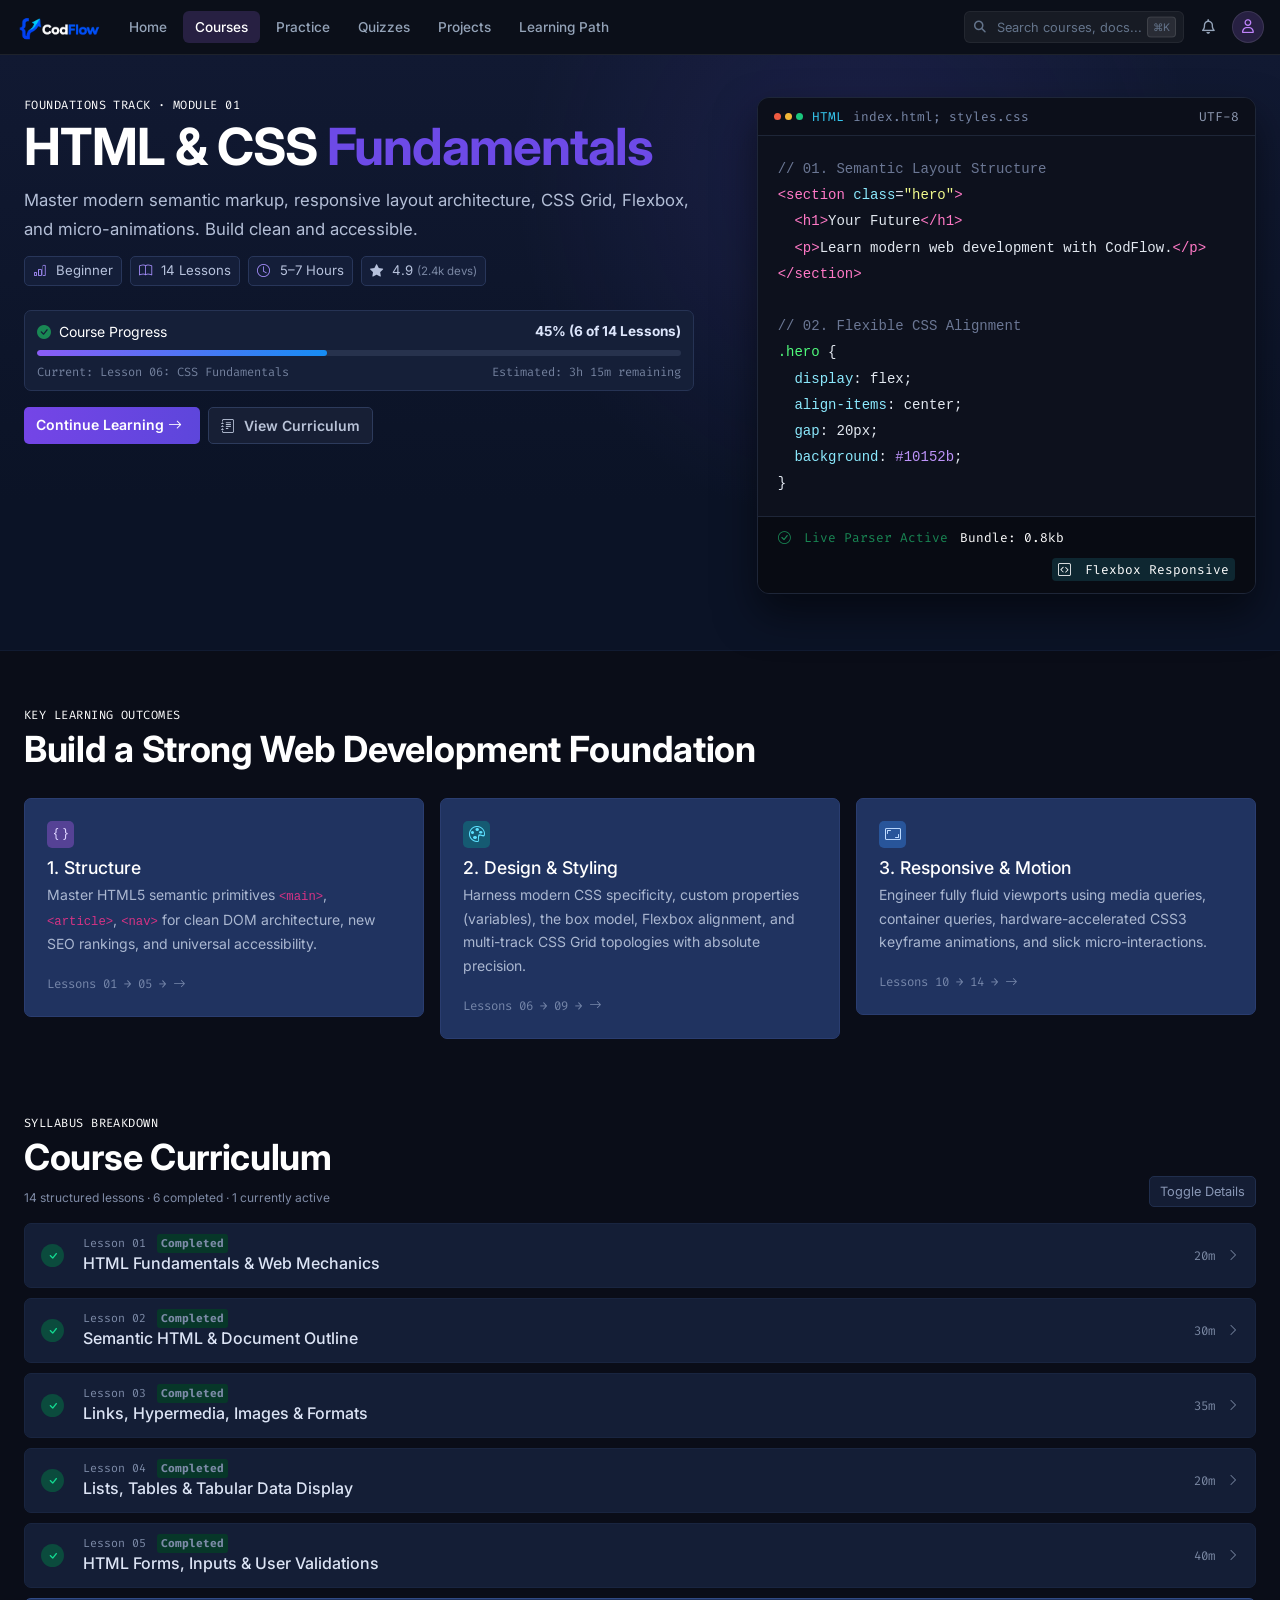
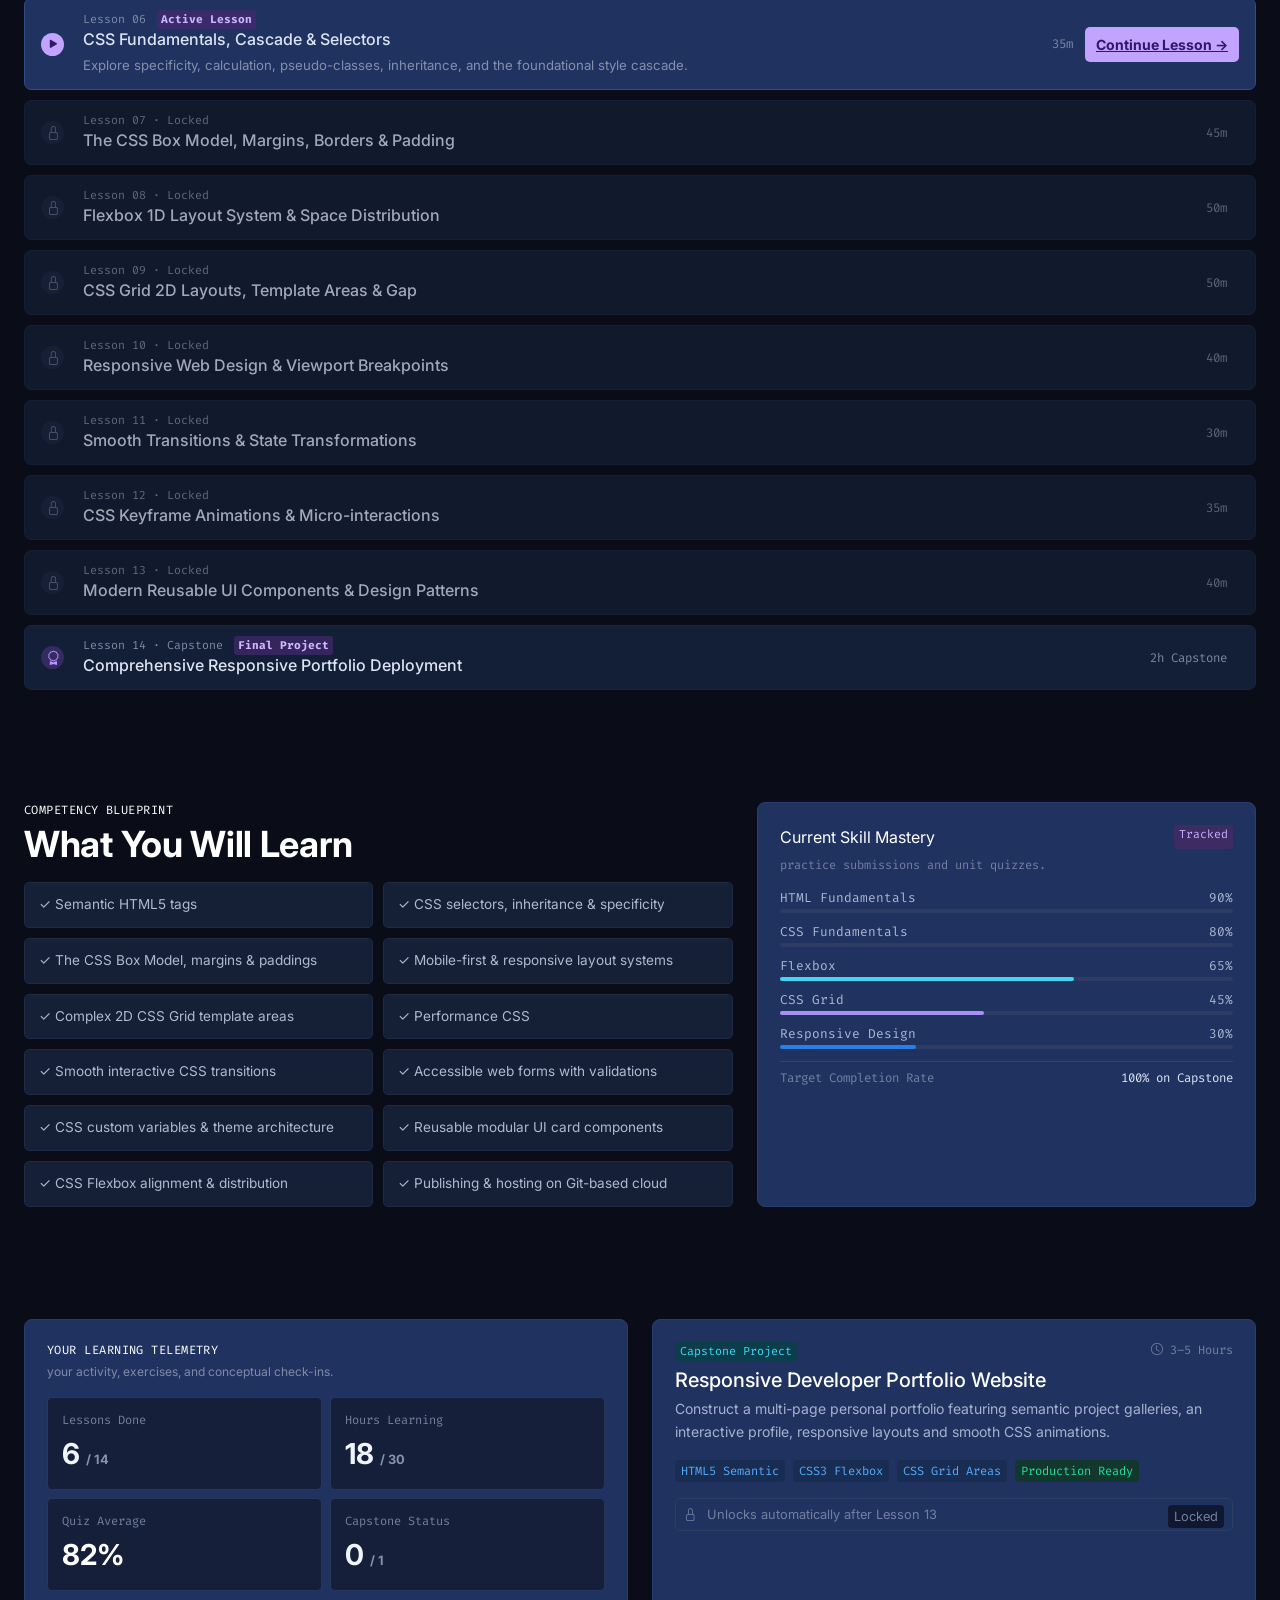
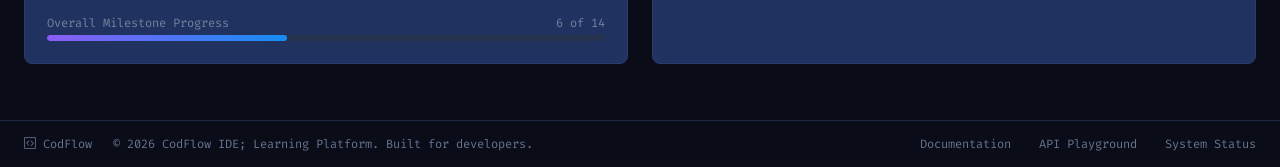
<file: courses.html>
<!DOCTYPE html>
<html lang="en">
<head>
  <meta charset="UTF-8" />
  <meta name="viewport" content="width=device-width, initial-scale=1.0" />
  <title>CodFlow - Learn to Code</title>
  <meta name="description" content="CodFlow helps you learn to code with interactive lessons, practice, and real-world projects." />
  <meta property="og:title" content="CodFlow - Learn to Code" />
  <meta property="og:description" content="Interactive coding lessons, projects, and practice in one platform." />
  <meta property="og:image" content="img/codflow.png" />
  <link rel="icon" type="image/png" href="img/codflow.png" />

  <!-- Bootstrap 5 CSS -->
  <link href="https://cdn.jsdelivr.net/npm/bootstrap@5.3.2/dist/css/bootstrap.min.css" rel="stylesheet" />
  
  <!-- FontAwesome Icons -->
  <link rel="stylesheet" href="https://cdnjs.cloudflare.com/ajax/libs/font-awesome/6.4.2/css/all.min.css" />

  <!-- Bootstrap Icons -->
  <link rel="stylesheet" href="https://cdn.jsdelivr.net/npm/bootstrap-icons@1.11.3/font/bootstrap-icons.min.css" />
  
  <!-- Google Fonts (Inter & Fira Code) -->
  <link href="https://fonts.googleapis.com/css2?family=Inter:wght@400;500;600;700;800&family=Fira+Code:wght@400;500&display=swap" rel="stylesheet" />

  <!-- Custom CSS File -->
  <link rel="stylesheet" href="./css/courses.css" />
</head>
<body>

 <nav class="navbar navbar-expand-lg navbar-dark bg-dark-custom py-2">
  <div class="container-fluid px-3">
    <!-- Brand Logo -->
    <a class="navbar-brand me-3 py-0" href="#" aria-label="CodFlow home">
      <img src="img/logo.png" alt="CodFlow logo" class="brand-logo" />
    </a>
    
    <!-- Mobile Toggler -->
    <button class="navbar-toggler border-0 p-1" type="button" data-bs-toggle="collapse" data-bs-target="#navbarNav">
      <span class="navbar-toggler-icon small"></span>
    </button>
    
    <!-- Collapsible Menu -->
    <div class="collapse navbar-collapse" id="navbarNav">
      <ul class="navbar-nav me-auto mb-2 mb-lg-0 gap-1 align-items-center">
        <li class="nav-item">
          <a class="nav-link custom-nav-link " href="index.html">Home</a>
        </li>
        <li class="nav-item">
          <a class="nav-link custom-nav-link active" href="#">Courses</a>
        </li>
        <li class="nav-item">
          <a class="nav-link custom-nav-link" href="#">Practice</a>
        </li>
        <li class="nav-item">
          <a class="nav-link custom-nav-link" href="#">Quizzes</a>
        </li>
        <li class="nav-item">
          <a class="nav-link custom-nav-link" href="#">Projects</a>
        </li>
        <li class="nav-item">
          <a class="nav-link custom-nav-link" href="#">Learning Path</a>
        </li>
      </ul>

      <!-- Right Controls -->
      <div class="d-flex align-items-center gap-2 mt-2 mt-lg-0">
        <!-- Compact Search Input -->
        <div class="search-box position-relative">
          <i class="fa-solid fa-magnifying-glass search-icon"></i>
          <input type="text" class="form-control form-control-sm compact-search" placeholder="Search courses, docs..." />
          <span class="kbd-shortcut">⌘K</span>
        </div>
        
        <!-- Notification Button -->
        <button class="icon-btn" type="button" aria-label="Notifications">
          <i class="fa-regular fa-bell"></i>
        </button>
        
        <!-- Profile Avatar -->
        <button class="profile-avatar-btn" type="button" aria-label="User Profile">
          <i class="fa-regular fa-user"></i>
        </button>
      </div>
    </div>
  </div>
</nav>

  <main>
    <!-- HERO -->
    <section class="hero-section">
      <div class="container-fluid px-3 px-lg-4">
        <div class="row g-4 align-items-stretch">
          <div class="col-lg-7">
            <div class="eyebrow">FOUNDATIONS TRACK · MODULE 01</div>
            <h1>HTML &amp; CSS <span>Fundamentals</span></h1>
            <p class="hero-text">
              Master modern semantic markup, responsive layout architecture, CSS Grid,
              Flexbox, and micro-animations. Build clean and accessible.
            </p>

            <div class="d-flex flex-wrap gap-2 mb-4">
              <span class="badge-pill"><i class="bi bi-bar-chart"></i> Beginner</span>
              <span class="badge-pill"><i class="bi bi-book"></i> 14 Lessons</span>
              <span class="badge-pill"><i class="bi bi-clock"></i> 5–7 Hours</span>
              <span class="badge-pill rating"><i class="bi bi-star-fill"></i> 4.9 <small>(2.4k devs)</small></span>
            </div>

            <div class="progress-card">
              <div class="d-flex justify-content-between small">
                <span><i class="bi bi-check-circle-fill text-success me-1"></i> Course Progress</span>
                <strong>45% <span class="muted">(6 of 14 Lessons)</span></strong>
              </div>
              <div class="progress progress-dark mt-2">
                <div class="progress-bar" style="width:45%"></div>
              </div>
              <div class="d-flex justify-content-between tiny mt-2">
                <span>Current: Lesson 06: CSS Fundamentals</span>
                <span class="cyan">Estimated: 3h 15m remaining</span>
              </div>
            </div>

            <div class="d-flex flex-wrap gap-2 mt-3">
              <a href="#" class="btn btn-primary-custom">Continue Learning <i class="bi bi-arrow-right"></i></a>
              <a href="#" class="btn btn-outline-custom"><i class="bi bi-journal-text"></i> View Curriculum</a>
            </div>
          </div>

          <div class="col-lg-5">
            <div class="code-window h-100">
              <div class="code-top">
                <div class="dots"><i></i><i></i><i></i></div>
                <span class="file-tab">HTML</span>
                <span class="file-name">index.html; styles.css</span>
                <span class="utf">UTF-8</span>
              </div>
              <pre><code><span class="comment">// 01. Semantic Layout Structure</span>
<span class="tag">&lt;section</span> <span class="attr">class</span>=<span class="str">"hero"</span><span class="tag">&gt;</span>
  <span class="tag">&lt;h1&gt;</span>Your Future<span class="tag">&lt;/h1&gt;</span>
  <span class="tag">&lt;p&gt;</span>Learn modern web development with CodFlow.<span class="tag">&lt;/p&gt;</span>
<span class="tag">&lt;/section&gt;</span>

<span class="comment">// 02. Flexible CSS Alignment</span>
<span class="selector">.hero</span> {
  <span class="prop">display</span>: flex;
  <span class="prop">align-items</span>: center;
  <span class="prop">gap</span>: 20px;
  <span class="prop">background</span>: <span class="num">#10152b</span>;
}</code></pre>
              <div class="code-footer">
                <span class="text-success"><i class="bi bi-check-circle"></i> Live Parser Active</span>
                <span class="cyan">Bundle: 0.8kb</span>
                <span class="green-tag"><i class="bi bi-code-square"></i> Flexbox Responsive</span>
              </div>
            </div>
          </div>
        </div>
      </div>
    </section>

    <!-- LEARNING OUTCOMES -->
    <section class="section-block">
      <div class="container-fluid px-3 px-lg-4">
        <div class="eyebrow">KEY LEARNING OUTCOMES</div>
        <h2>Build a Strong Web Development Foundation</h2>

        <div class="row g-3 mt-1">
          <div class="col-md-4">
            <div class="outcome-card">
              <div class="outcome-icon purple"><i class="bi bi-braces"></i></div>
              <h3>1. Structure</h3>
              <p>Master HTML5 semantic primitives <code>&lt;main&gt;</code>, <code>&lt;article&gt;</code>, <code>&lt;nav&gt;</code> for clean DOM architecture, new SEO rankings, and universal accessibility.</p>
              <small>Lessons 01 → 05 → <i class="bi bi-arrow-right"></i></small>
            </div>
          </div>
          <div class="col-md-4">
            <div class="outcome-card">
              <div class="outcome-icon cyan-bg"><i class="bi bi-palette"></i></div>
              <h3>2. Design &amp; Styling</h3>
              <p>Harness modern CSS specificity, custom properties (variables), the box model, Flexbox alignment, and multi-track CSS Grid topologies with absolute precision.</p>
              <small>Lessons 06 → 09 → <i class="bi bi-arrow-right"></i></small>
            </div>
          </div>
          <div class="col-md-4">
            <div class="outcome-card">
              <div class="outcome-icon blue"><i class="bi bi-aspect-ratio"></i></div>
              <h3>3. Responsive &amp; Motion</h3>
              <p>Engineer fully fluid viewports using media queries, container queries, hardware-accelerated CSS3 keyframe animations, and slick micro-interactions.</p>
              <small>Lessons 10 → 14 → <i class="bi bi-arrow-right"></i></small>
            </div>
          </div>
        </div>
      </div>
    </section>

    <!-- CURRICULUM -->
    <section class="section-block curriculum">
      <div class="container-fluid px-3 px-lg-4">
        <div class="eyebrow">SYLLABUS BREAKDOWN</div>
        <div class="d-flex justify-content-between align-items-end flex-wrap gap-2">
          <div>
            <h2>Course Curriculum</h2>
            <p class="section-subtitle">14 structured lessons · 6 completed · 1 currently active</p>
          </div>
          <button class="mini-btn">Toggle Details</button>
        </div>

        <div class="lesson-list mt-3">
          <div class="lesson completed"><span class="status-icon"><i class="bi bi-check"></i></span><div><small>Lesson 01 <b>Completed</b></small><strong>HTML Fundamentals &amp; Web Mechanics</strong></div><time>20m</time><i class="bi bi-chevron-right"></i></div>
          <div class="lesson completed"><span class="status-icon"><i class="bi bi-check"></i></span><div><small>Lesson 02 <b>Completed</b></small><strong>Semantic HTML &amp; Document Outline</strong></div><time>30m</time><i class="bi bi-chevron-right"></i></div>
          <div class="lesson completed"><span class="status-icon"><i class="bi bi-check"></i></span><div><small>Lesson 03 <b>Completed</b></small><strong>Links, Hypermedia, Images &amp; Formats</strong></div><time>35m</time><i class="bi bi-chevron-right"></i></div>
          <div class="lesson completed"><span class="status-icon"><i class="bi bi-check"></i></span><div><small>Lesson 04 <b>Completed</b></small><strong>Lists, Tables &amp; Tabular Data Display</strong></div><time>20m</time><i class="bi bi-chevron-right"></i></div>
          <div class="lesson completed"><span class="status-icon"><i class="bi bi-check"></i></span><div><small>Lesson 05 <b>Completed</b></small><strong>HTML Forms, Inputs &amp; User Validations</strong></div><time>40m</time><i class="bi bi-chevron-right"></i></div>

          <div class="lesson active-lesson">
            <span class="status-icon active"><i class="bi bi-play-fill"></i></span>
            <div><small>Lesson 06 <b class="active-label">Active Lesson</b></small><strong>CSS Fundamentals, Cascade &amp; Selectors</strong><p>Explore specificity, calculation, pseudo-classes, inheritance, and the foundational style cascade.</p></div>
            <time>35m</time>
            <a href="#" class="continue-btn">Continue Lesson →</a>
          </div>

          <div class="lesson locked"><span class="status-icon"><i class="bi bi-lock"></i></span><div><small>Lesson 07 · Locked</small><strong>The CSS Box Model, Margins, Borders &amp; Padding</strong></div><time>45m</time></div>
          <div class="lesson locked"><span class="status-icon"><i class="bi bi-lock"></i></span><div><small>Lesson 08 · Locked</small><strong>Flexbox 1D Layout System &amp; Space Distribution</strong></div><time>50m</time></div>
          <div class="lesson locked"><span class="status-icon"><i class="bi bi-lock"></i></span><div><small>Lesson 09 · Locked</small><strong>CSS Grid 2D Layouts, Template Areas &amp; Gap</strong></div><time>50m</time></div>
          <div class="lesson locked"><span class="status-icon"><i class="bi bi-lock"></i></span><div><small>Lesson 10 · Locked</small><strong>Responsive Web Design &amp; Viewport Breakpoints</strong></div><time>40m</time></div>
          <div class="lesson locked"><span class="status-icon"><i class="bi bi-lock"></i></span><div><small>Lesson 11 · Locked</small><strong>Smooth Transitions &amp; State Transformations</strong></div><time>30m</time></div>
          <div class="lesson locked"><span class="status-icon"><i class="bi bi-lock"></i></span><div><small>Lesson 12 · Locked</small><strong>CSS Keyframe Animations &amp; Micro-interactions</strong></div><time>35m</time></div>
          <div class="lesson locked"><span class="status-icon"><i class="bi bi-lock"></i></span><div><small>Lesson 13 · Locked</small><strong>Modern Reusable UI Components &amp; Design Patterns</strong></div><time>40m</time></div>
          <div class="lesson capstone"><span class="status-icon purple-icon"><i class="bi bi-award"></i></span><div><small>Lesson 14 · Capstone <b>Final Project</b></small><strong>Comprehensive Responsive Portfolio Deployment</strong></div><time>2h Capstone</time></div>
        </div>
      </div>
    </section>

    <!-- SKILLS -->
    <section class="section-block">
      <div class="container-fluid px-3 px-lg-4">
        <div class="row g-4">
          <div class="col-lg-7">
            <div class="eyebrow">COMPETENCY BLUEPRINT</div>
            <h2>What You Will Learn</h2>
            <div class="skills-grid mt-3">
              <div>✓ Semantic HTML5 tags</div>
              <div>✓ CSS selectors, inheritance &amp; specificity</div>
              <div>✓ The CSS Box Model, margins &amp; paddings</div>
              <div>✓ Mobile-first &amp; responsive layout systems</div>
              <div>✓ Complex 2D CSS Grid template areas</div>
              <div>✓ Performance CSS </div>
              <div>✓ Smooth interactive CSS transitions</div>
              <div>✓ Accessible web forms with validations</div>
              <div>✓ CSS custom variables &amp; theme architecture</div>
              <div>✓ Reusable modular UI card components</div>
              <div>✓ CSS Flexbox alignment &amp; distribution</div>
              <div>✓ Publishing &amp; hosting on Git-based cloud</div>
            </div>
          </div>

          <div class="col-lg-5">
            <div class="mastery-card">
              <div class="d-flex justify-content-between"><span>Current Skill Mastery</span><span class="purple-label">Tracked</span></div>
              <p class="tiny muted mt-2"> practice submissions and unit quizzes.</p>
              <div class="skill-row"><span>HTML Fundamentals</span><b>90%</b><div><i style="width:90%"></i></div></div>
              <div class="skill-row"><span>CSS Fundamentals</span><b>80%</b><div><i style="width:80%"></i></div></div>
              <div class="skill-row"><span>Flexbox</span><b>65%</b><div><i style="width:65%"></i></div></div>
              <div class="skill-row"><span>CSS Grid</span><b>45%</b><div><i style="width:45%"></i></div></div>
              <div class="skill-row"><span>Responsive Design</span><b>30%</b><div><i style="width:30%"></i></div></div>
              <div class="mastery-footer">Target Completion Rate <strong>100% on Capstone</strong></div>
            </div>
          </div>
        </div>
      </div>
    </section>

    <!-- TELEMETRY + PROJECT -->
    <section class="section-block bottom-cards">
      <div class="container-fluid px-3 px-lg-4">
        <div class="row g-4">
          <div class="col-lg-6">
            <div class="telemetry-card">
              <div class="eyebrow">YOUR LEARNING TELEMETRY</div>
              <p class="section-subtitle">your activity, exercises, and conceptual check-ins.</p>
              <div class="row g-2 mt-2">
                <div class="col-6"><div class="metric"><small>Lessons Done</small><strong>6 <em>/ 14</em></strong></div></div>
                <div class="col-6"><div class="metric"><small>Hours Learning</small><strong>18 <em>/ 30</em></strong></div></div>
                <div class="col-6"><div class="metric"><small>Quiz Average</small><strong class="green-text">82%</strong></div></div>
                <div class="col-6"><div class="metric"><small>Capstone Status</small><strong>0 <em>/ 1</em></strong></div></div>
              </div>
              <div class="mt-4"><div class="d-flex justify-content-between tiny"><span>Overall Milestone Progress</span><span>6 of 14</span></div><div class="progress progress-dark mt-1"><div class="progress-bar" style="width:43%"></div></div></div>
            </div>
          </div>

          <div class="col-lg-6">
            <div class="project-card">
              <div class="d-flex justify-content-between"><span class="cyan-label">Capstone Project</span><span class="tiny"><i class="bi bi-clock"></i> 3–5 Hours</span></div>
              <h3>Responsive Developer Portfolio Website</h3>
              <p>Construct a multi-page personal portfolio featuring semantic project galleries, an interactive profile, responsive layouts and smooth CSS animations.</p>
              <div class="d-flex flex-wrap gap-2">
                <span class="tech">HTML5 Semantic</span><span class="tech">CSS3 Flexbox</span><span class="tech">CSS Grid Areas</span><span class="tech green">Production Ready</span>
              </div>
              <div class="locked-note mt-3"><i class="bi bi-lock"></i> Unlocks automatically after Lesson 13 <span>Locked</span></div>
            </div>
          </div>
        </div>
      </div>
    </section>
  </main>

  <footer class="footer">
    <div class="container-fluid px-3 px-lg-4 d-flex justify-content-between flex-wrap gap-2">
      <span><i class="bi bi-code-square"></i> CodFlow &nbsp; © 2026 CodFlow IDE; Learning Platform. Built for developers.</span>
      <span>Documentation &nbsp;&nbsp; API Playground &nbsp;&nbsp; System Status</span>
    </div>
  </footer>

  <script src="https://cdn.jsdelivr.net/npm/bootstrap@5.3.3/dist/js/bootstrap.bundle.min.js"></script>
</body>
</html>
</file>
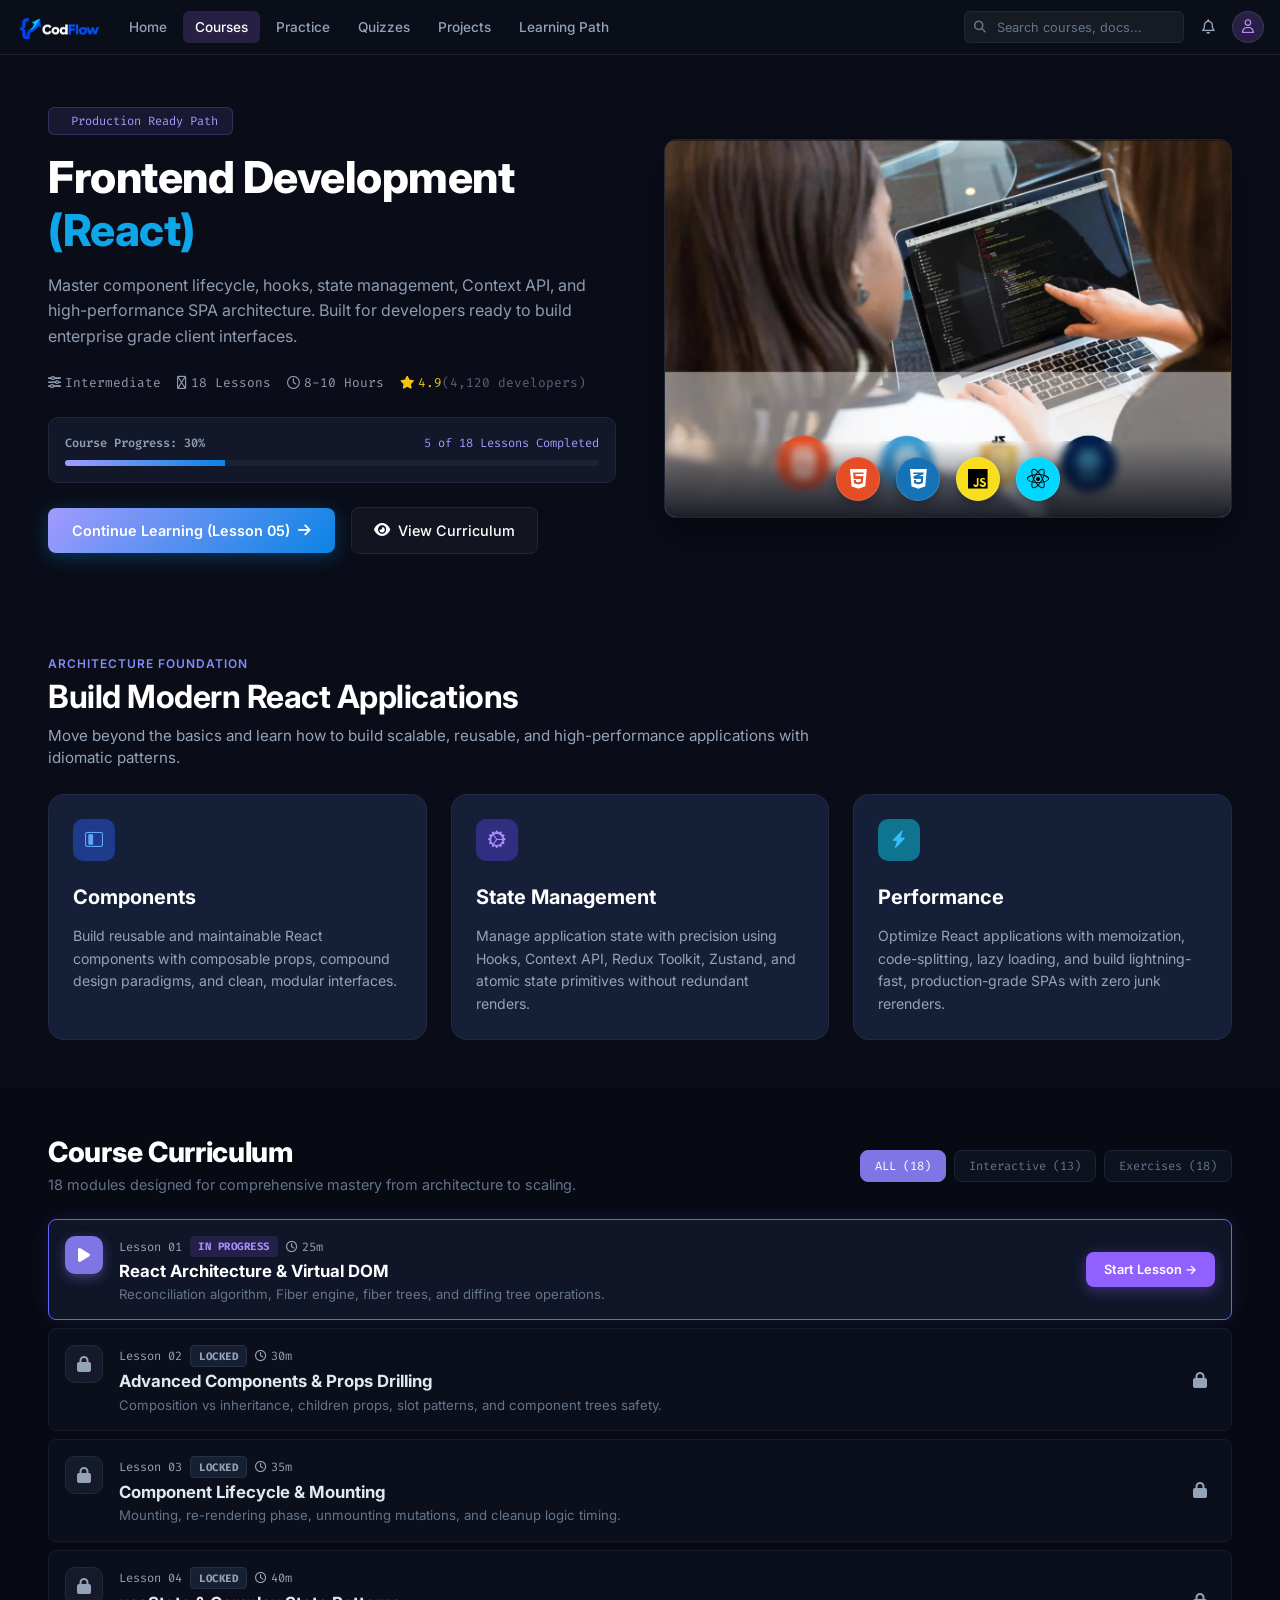
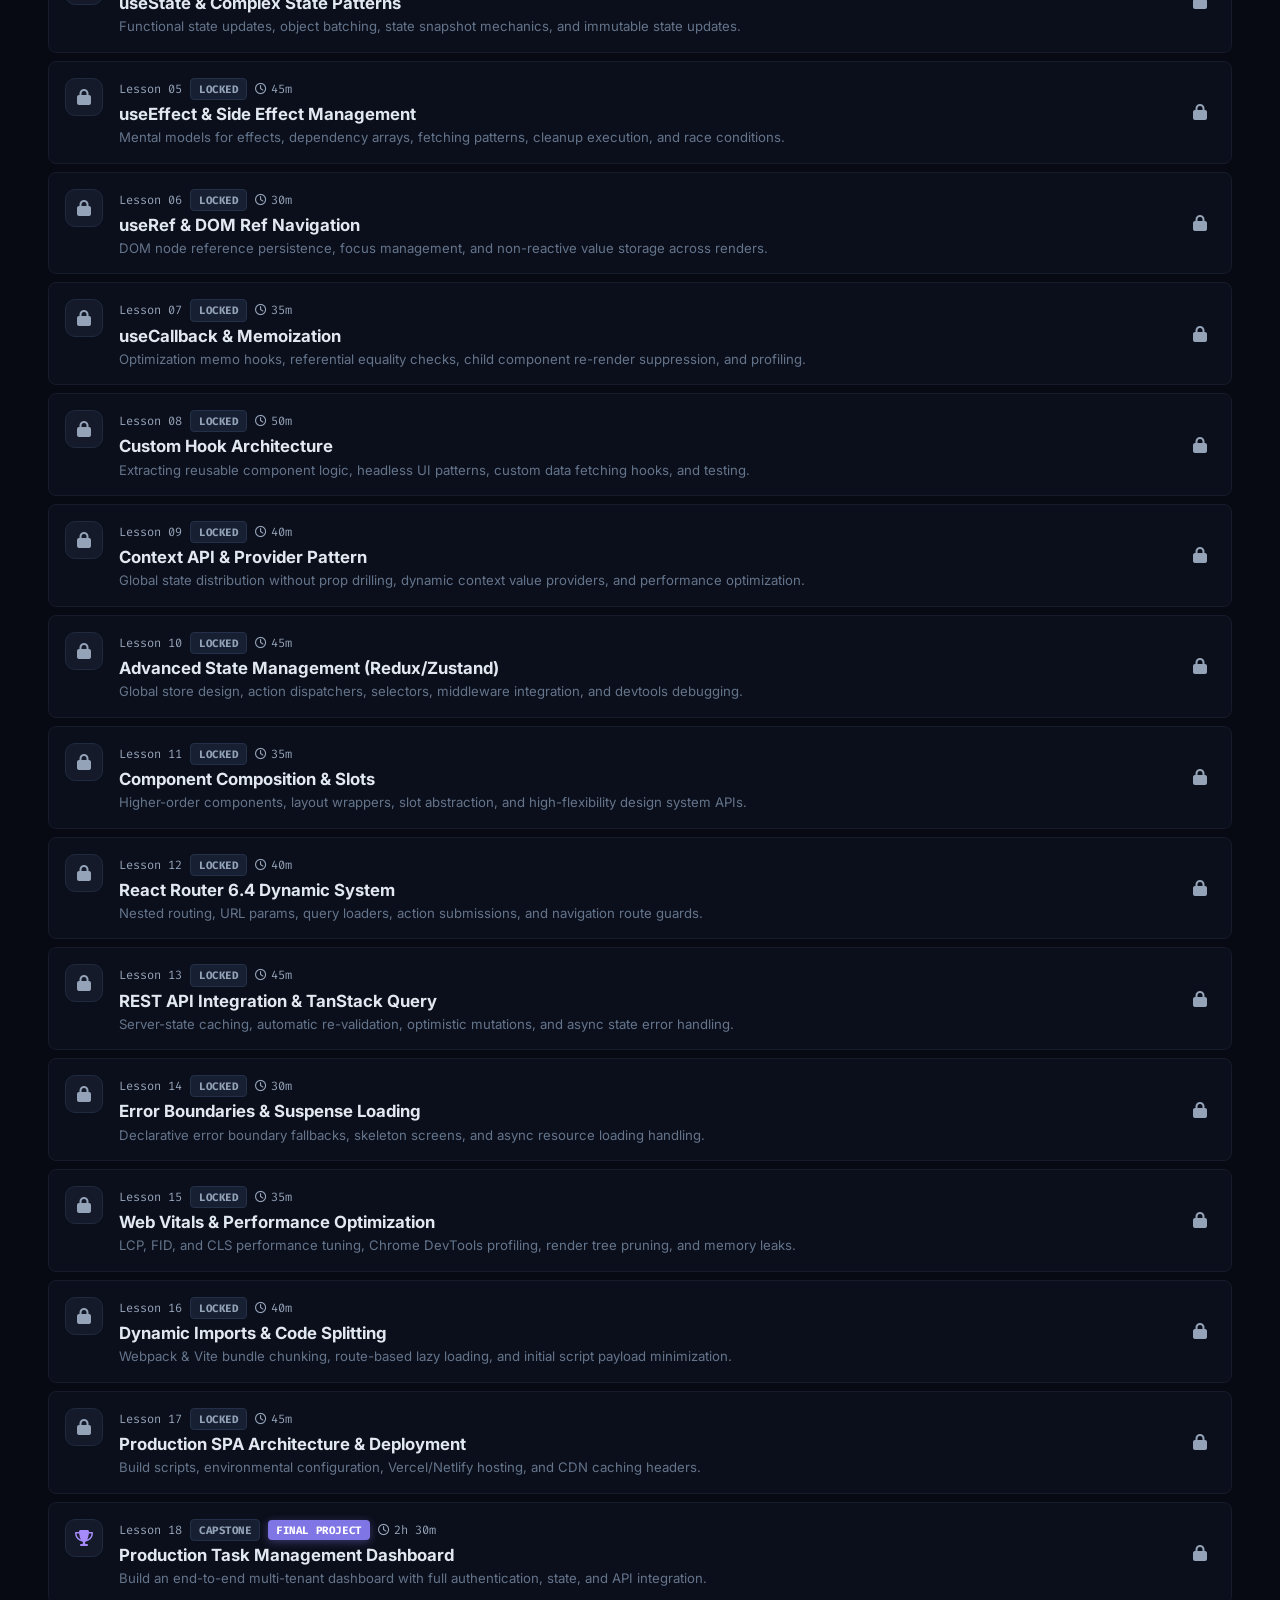
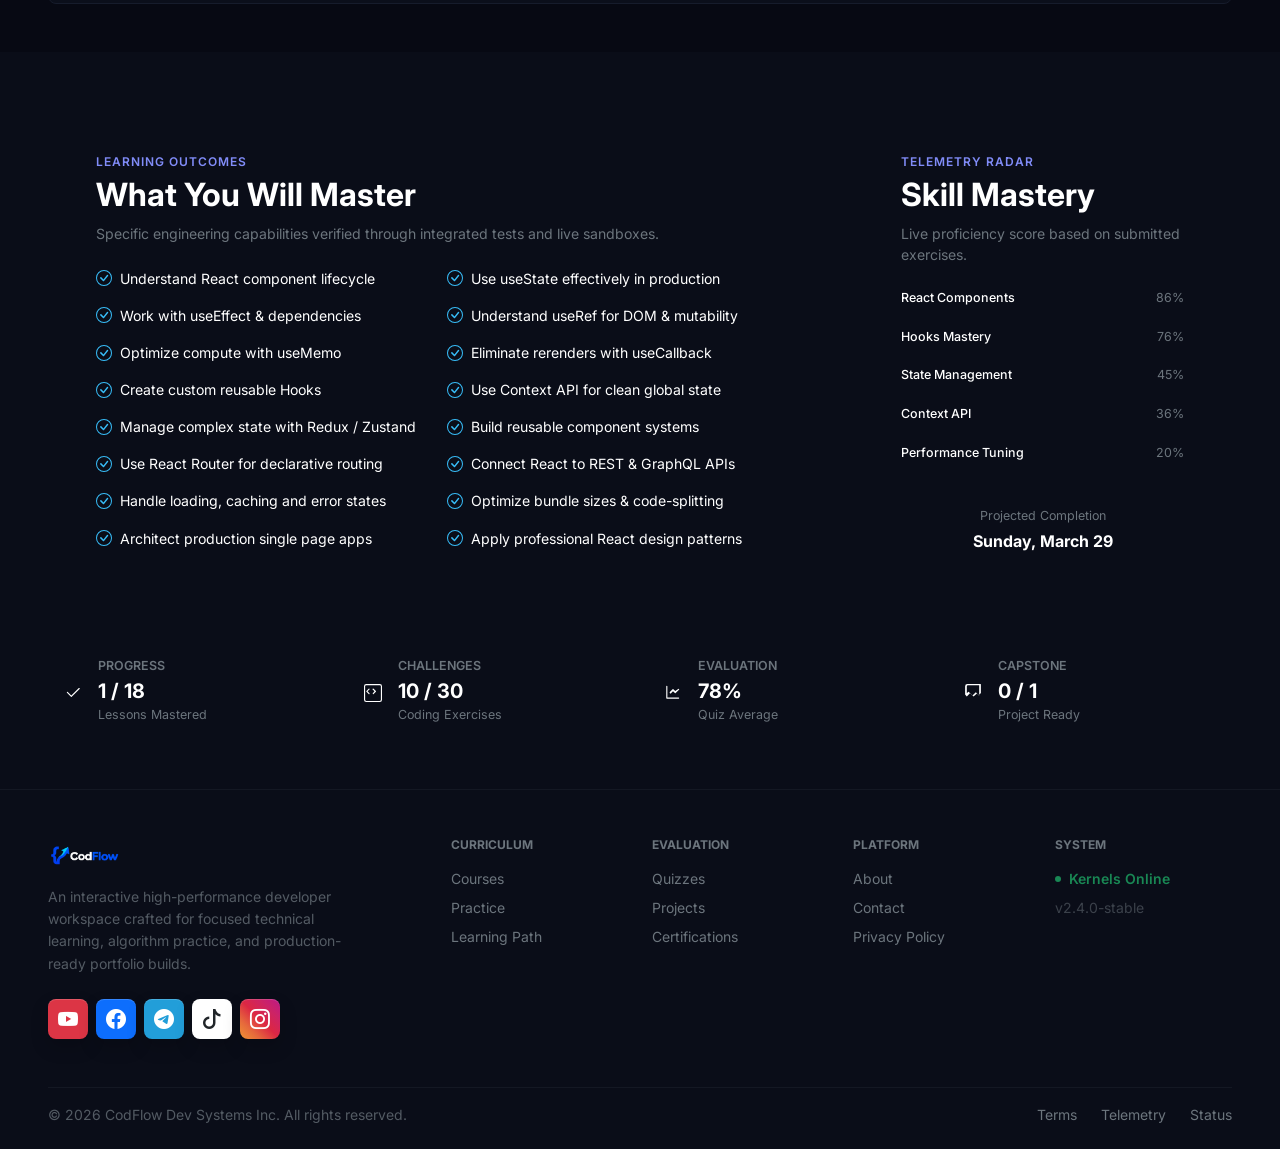
<file: page/frondend-course.html>
<!DOCTYPE html>
<html lang="en">
<head>
  <meta charset="UTF-8" />
  <meta name="viewport" content="width=device-width, initial-scale=1.0" />
  <title>CodFlow - course frontend</title>
  <meta name="description" content="CodFlow helps you learn to code with interactive lessons, practice, and real-world projects." />
  <meta property="og:title" content="CodFlow - Learn to Code" />
  <meta property="og:description" content="Interactive coding lessons, projects, and practice in one platform." />
  <meta property="og:image" content="../img/codflow.png" />
  <link rel="icon" type="image/png" href="../img/codflow.png" />

  <!-- Bootstrap 5 CSS -->
  <link href="https://cdn.jsdelivr.net/npm/bootstrap@5.3.2/dist/css/bootstrap.min.css" rel="stylesheet" />
  
  <!-- FontAwesome Icons -->
  <link rel="stylesheet" href="https://cdnjs.cloudflare.com/ajax/libs/font-awesome/6.4.2/css/all.min.css" />
  
  <!-- Google Fonts (Inter & Fira Code) -->
  <link href="https://fonts.googleapis.com/css2?family=Inter:wght@400;500;600;700;800&family=Fira+Code:wght@400;500&display=swap" rel="stylesheet" />

  <link rel="stylesheet" href="https://cdn.jsdelivr.net/npm/bootstrap-icons@1.11.3/font/bootstrap-icons.min.css">

  <!-- Custom CSS File -->
  <link rel="stylesheet" href="../css/frondend-course.css" />
</head>
<body>

 <nav class="navbar navbar-expand-lg navbar-dark bg-dark-custom py-2">
  <div class="container-fluid px-3">
    <!-- Brand Logo -->
    <a class="navbar-brand me-3 py-0" href="#" aria-label="CodFlow home">
      <img src="../img/logo.png" alt="CodFlow logo" class="brand-logo" />
    </a>
    
    <!-- Mobile Toggler -->
    <button class="navbar-toggler border-0 p-1" type="button" data-bs-toggle="collapse" data-bs-target="#navbarNav">
      <span class="navbar-toggler-icon small"></span>
    </button>
    
    <!-- Collapsible Menu -->
    <div class="collapse navbar-collapse" id="navbarNav">
      <ul class="navbar-nav me-auto mb-2 mb-lg-0 gap-1 align-items-center">
        <li class="nav-item">
          <a class="nav-link custom-nav-link " href="../index.html">Home</a>
        </li>
        <li class="nav-item">
          <a class="nav-link custom-nav-link active" href="#">Courses</a>
        </li>
        <li class="nav-item">
          <a class="nav-link custom-nav-link" href="#">Practice</a>
        </li>
        <li class="nav-item">
          <a class="nav-link custom-nav-link" href="#">Quizzes</a>
        </li>
        <li class="nav-item">
          <a class="nav-link custom-nav-link" href="#">Projects</a>
        </li>
        <li class="nav-item">
          <a class="nav-link custom-nav-link" href="#">Learning Path</a>
        </li>
      </ul>

      <!-- Right Controls -->
      <div class="d-flex align-items-center gap-2 mt-2 mt-lg-0">
        <!-- Compact Search Input -->
        <div class="search-box position-relative">
          <i class="fa-solid fa-magnifying-glass search-icon"></i>
          <input type="text" class="form-control form-control-sm compact-search" placeholder="Search courses, docs..." />
          <!-- <span class="kbd-shortcut">⌘K</span> -->
        </div>
        
        <!-- Notification Button -->
        <button class="icon-btn" type="button" aria-label="Notifications">
          <i class="fa-regular fa-bell"></i>
        </button>
        
               <!-- Profile Avatar -->
        <a href="../page/profile.html" class="profile-avatar-btn" aria-label="User Profile">
          <i class="fa-regular fa-user"></i>
        </a>
      </div>
    </div>
  </div>
</nav>

<section class="react-course-hero-section py-5">
  <div class="container-fluid px-4 px-lg-5">
    <div class="row align-items-center g-5">
      
      <!-- Left Content Column -->
      <div class="col-lg-6">
        
        <!-- Top Tag Badge -->
        <div class="path-badge mb-3 d-inline-flex align-items-center">
          <i class="fa-solid fa-square-terminal me-2"></i> Production Ready Path
        </div>

        <!-- Course Title -->
        <h1 class="course-main-title mb-3">
          Frontend Development <span class="text-cyan">(React)</span>
        </h1>

        <!-- Course Description -->
        <p class="course-main-desc mb-4">
          Master component lifecycle, hooks, state management, Context API, and high-performance SPA architecture. Built for developers ready to build enterprise grade client interfaces.
        </p>

        <!-- Course Metadata Badges -->
        <div class="course-meta-bar d-flex flex-wrap align-items-center gap-3 mb-4">
          <span class="meta-item">
            <i class="fa-solid fa-sliders me-1"></i> Intermediate
          </span>
          <span class="meta-item">
            <i class="fa-regular fa-book-open me-1"></i> 18 Lessons
          </span>
          <span class="meta-item">
            <i class="fa-regular fa-clock me-1"></i> 8-10 Hours
          </span>
          <span class="meta-item text-warning-star">
            <i class="fa-solid fa-star me-1"></i> 4.9 <span class="text-muted-meta">(4,120 developers)</span>
          </span>
        </div>

        <!-- Course Progress Card -->
        <div class="course-progress-card p-3 mb-4">
          <div class="d-flex justify-content-between align-items-center mb-2 font-mono">
            <span class="progress-title">Course Progress: 30%</span>
            <span class="lessons-status">5 of 18 Lessons Completed</span>
          </div>
          <div class="progress custom-progress">
            <div class="progress-bar bg-gradient-blue" style="width: 30%"></div>
          </div>
        </div>

        <!-- Action Buttons -->
        <div class="d-flex flex-wrap align-items-center gap-3">
          <a href="#contiuelesson" class="btn btn-continue-learning">
            Continue Learning (Lesson 05) <i class="fa-solid fa-arrow-right ms-2"></i>
          </a>
          <a href="#curriculum" class="btn btn-view-curriculum">
            <i class="fa-solid fa-eye me-2"></i> View Curriculum
          </a>
        </div>

      </div>

      <!-- Right Image Visual Column -->
      <div class="col-lg-6">
        <div class="course-image-wrapper">
          <img 
            src="../img/Frontend dev.png" 
            alt="Frontend Development with React workspace" 
            class="img-fluid course-img rounded-3"
          >
          
          <!-- Floating Tech Logos Overlay Bar -->
          <div class="tech-stack-overlay d-flex justify-content-center align-items-center gap-3">
            <div class="tech-icon-circle icon-html" title="HTML5">
              <i class="fa-brands fa-html5"></i>
            </div>
            <div class="tech-icon-circle icon-css" title="CSS3">
              <i class="fa-brands fa-css3-alt"></i>
            </div>
            <div class="tech-icon-circle icon-js" title="JavaScript">
              <i class="fa-brands fa-js"></i>
            </div>
            <div class="tech-icon-circle icon-react" title="React">
              <i class="fa-brands fa-react"></i>
            </div>
          </div>
        </div>
      </div>

    </div>
  </div>
</section>



<section class="feature-section py-5">
  <div class="container-fluid px-4 px-lg-5">
    
    <!-- Header Subtitle & Title -->
    <div class="mb-4">
      <span class="sub-heading text-uppercase fw-semibold">Architecture Foundation</span>
      <h2 class="section-title fw-bold text-white mt-1 mb-2">Build Modern React Applications</h2>
      <p class="section-description">
        Move beyond the basics and learn how to build scalable, reusable, and high-performance applications with idiomatic patterns.
      </p>
    </div>

    <!-- 3-Column Card Grid -->
    <div class="row g-4">
      
      <!-- Card 1: Components -->
      <div class="col-lg-4 col-md-6">
        <div class="feature-card h-100 p-4 rounded-4">
          <div class="icon-box icon-box-blue mb-4">
            <i class="bi bi-layout-sidebar-inset"></i>
          </div>
          <h3 class="card-title text-white fw-bold h5 mb-3">Components</h3>
          <p class="card-text text-secondary">
            Build reusable and maintainable React components with composable props, compound design paradigms, and clean, modular interfaces.
          </p>
        </div>
      </div>

      <!-- Card 2: State Management -->
      <div class="col-lg-4 col-md-6">
        <div class="feature-card h-100 p-4 rounded-4">
          <div class="icon-box icon-box-purple mb-4">
            <i class="bi bi-gear-wide-connected"></i>
          </div>
          <h3 class="card-title text-white fw-bold h5 mb-3">State Management</h3>
          <p class="card-text text-secondary">
            Manage application state with precision using Hooks, Context API, Redux Toolkit, Zustand, and atomic state primitives without redundant renders.
          </p>
        </div>
      </div>

      <!-- Card 3: Performance -->
      <div class="col-lg-4 col-md-6">
        <div class="feature-card h-100 p-4 rounded-4">
          <div class="icon-box icon-box-cyan mb-4">
            <i class="bi bi-lightning-charge-fill"></i>
          </div>
          <h3 class="card-title text-white fw-bold h5 mb-3">Performance</h3>
          <p class="card-text text-secondary">
            Optimize React applications with memoization, code-splitting, lazy loading, and build lightning-fast, production-grade SPAs with zero junk rerenders.
          </p>
        </div>
      </div>

    </div>
  </div>
</section>


<!-- lesson corriculum -->
<section class="curriculum-section py-5" id="curriculum">
  <div class="container-fluid px-4 px-lg-5">
    
    <!-- Curriculum Header -->
    <div class="d-flex flex-column flex-md-row justify-content-between align-items-md-center mb-4">
      <div>
        <h2 class="curriculum-title text-white mb-1">Course Curriculum</h2>
        <p class="curriculum-subtitle mb-0">18 modules designed for comprehensive mastery from architecture to scaling.</p>
      </div>

      <!-- Filter Controls -->
      <div class="mt-3 mt-md-0 font-mono text-sm d-flex gap-2">
        <button class="filter-btn active">ALL (18)</button>
        <button class="filter-btn">Interactive (13)</button>
        <button class="filter-btn">Exercises (18)</button>
      </div>
    </div>

    <!-- Curriculum List Stack -->
    <div class="curriculum-list d-flex flex-column gap-2">

      <!-- Lesson 01: In Progress / Active -->
      <div class="curriculum-item active-item p-3 rounded-3">
        <div class="d-flex align-items-center justify-content-between">
          <div class="d-flex align-items-start gap-3">
            <div class="lesson-icon bg-purple-glow">
              <i class="fa-solid fa-play"></i>
            </div>
            <div>
              <div class="d-flex align-items-center gap-2 mb-1 font-mono text-xs">
                <span class="text-muted">Lesson 01</span>
                <span class="badge-tag tag-purple">IN PROGRESS</span>
                <span class="text-muted"><i class="fa-regular fa-clock me-1"></i>25m</span>
              </div>
              <h4 class="lesson-title text-white">React Architecture &amp; Virtual DOM</h4>
              <p class="lesson-desc mb-0">Reconciliation algorithm, Fiber engine, fiber trees, and diffing tree operations.</p>
            </div>
          </div>
          <div>
            <a href="../C-lesson/frondend/lesson1.html" class="btn btn-purple-sm">Start Lesson &rarr;</a>
          </div>
        </div>
      </div>

      <!-- Lesson 02 -->
      <div class="curriculum-item locked-item p-3 rounded-3">
        <div class="d-flex align-items-center justify-content-between">
          <div class="d-flex align-items-start gap-3">
            <div class="lesson-icon bg-dark-icon"><i class="fa-solid fa-lock text-muted"></i></div>
            <div>
              <div class="d-flex align-items-center gap-2 mb-1 font-mono text-xs">
                <span class="text-muted">Lesson 02</span>
                <span class="badge-tag tag-dark">LOCKED</span>
                <span class="text-muted"><i class="fa-regular fa-clock me-1"></i>30m</span>
              </div>
              <h4 class="lesson-title">Advanced Components &amp; Props Drilling</h4>
              <p class="lesson-desc mb-0">Composition vs inheritance, children props, slot patterns, and component trees safety.</p>
            </div>
          </div>
          <i class="fa-solid fa-lock text-muted me-2"></i>
        </div>
      </div>

      <!-- Lesson 03 -->
      <div class="curriculum-item locked-item p-3 rounded-3">
        <div class="d-flex align-items-center justify-content-between">
          <div class="d-flex align-items-start gap-3">
            <div class="lesson-icon bg-dark-icon"><i class="fa-solid fa-lock text-muted"></i></div>
            <div>
              <div class="d-flex align-items-center gap-2 mb-1 font-mono text-xs">
                <span class="text-muted">Lesson 03</span>
                <span class="badge-tag tag-dark">LOCKED</span>
                <span class="text-muted"><i class="fa-regular fa-clock me-1"></i>35m</span>
              </div>
              <h4 class="lesson-title">Component Lifecycle &amp; Mounting</h4>
              <p class="lesson-desc mb-0">Mounting, re-rendering phase, unmounting mutations, and cleanup logic timing.</p>
            </div>
          </div>
          <i class="fa-solid fa-lock text-muted me-2"></i>
        </div>
      </div>

      <!-- Lesson 04 -->
      <div class="curriculum-item locked-item p-3 rounded-3">
        <div class="d-flex align-items-center justify-content-between">
          <div class="d-flex align-items-start gap-3">
            <div class="lesson-icon bg-dark-icon"><i class="fa-solid fa-lock text-muted"></i></div>
            <div>
              <div class="d-flex align-items-center gap-2 mb-1 font-mono text-xs">
                <span class="text-muted">Lesson 04</span>
                <span class="badge-tag tag-dark">LOCKED</span>
                <span class="text-muted"><i class="fa-regular fa-clock me-1"></i>40m</span>
              </div>
              <h4 class="lesson-title">useState &amp; Complex State Patterns</h4>
              <p class="lesson-desc mb-0">Functional state updates, object batching, state snapshot mechanics, and immutable state updates.</p>
            </div>
          </div>
          <i class="fa-solid fa-lock text-muted me-2"></i>
        </div>
      </div>

      <!-- Lesson 05 -->
      <div class="curriculum-item locked-item p-3 rounded-3">
        <div class="d-flex align-items-center justify-content-between">
          <div class="d-flex align-items-start gap-3">
            <div class="lesson-icon bg-dark-icon"><i class="fa-solid fa-lock text-muted"></i></div>
            <div>
              <div class="d-flex align-items-center gap-2 mb-1 font-mono text-xs">
                <span class="text-muted">Lesson 05</span>
                <span class="badge-tag tag-dark">LOCKED</span>
                <span class="text-muted"><i class="fa-regular fa-clock me-1"></i>45m</span>
              </div>
              <h4 class="lesson-title">useEffect &amp; Side Effect Management</h4>
              <p class="lesson-desc mb-0">Mental models for effects, dependency arrays, fetching patterns, cleanup execution, and race conditions.</p>
            </div>
          </div>
          <i class="fa-solid fa-lock text-muted me-2"></i>
        </div>
      </div>

      <!-- Lesson 06 -->
      <div class="curriculum-item locked-item p-3 rounded-3">
        <div class="d-flex align-items-center justify-content-between">
          <div class="d-flex align-items-start gap-3">
            <div class="lesson-icon bg-dark-icon"><i class="fa-solid fa-lock text-muted"></i></div>
            <div>
              <div class="d-flex align-items-center gap-2 mb-1 font-mono text-xs">
                <span class="text-muted">Lesson 06</span>
                <span class="badge-tag tag-dark">LOCKED</span>
                <span class="text-muted"><i class="fa-regular fa-clock me-1"></i>30m</span>
              </div>
              <h4 class="lesson-title">useRef &amp; DOM Ref Navigation</h4>
              <p class="lesson-desc mb-0">DOM node reference persistence, focus management, and non-reactive value storage across renders.</p>
            </div>
          </div>
          <i class="fa-solid fa-lock text-muted me-2"></i>
        </div>
      </div>

      <!-- Lesson 07 -->
      <div class="curriculum-item locked-item p-3 rounded-3">
        <div class="d-flex align-items-center justify-content-between">
          <div class="d-flex align-items-start gap-3">
            <div class="lesson-icon bg-dark-icon"><i class="fa-solid fa-lock text-muted"></i></div>
            <div>
              <div class="d-flex align-items-center gap-2 mb-1 font-mono text-xs">
                <span class="text-muted">Lesson 07</span>
                <span class="badge-tag tag-dark">LOCKED</span>
                <span class="text-muted"><i class="fa-regular fa-clock me-1"></i>35m</span>
              </div>
              <h4 class="lesson-title">useCallback &amp; Memoization</h4>
              <p class="lesson-desc mb-0">Optimization memo hooks, referential equality checks, child component re-render suppression, and profiling.</p>
            </div>
          </div>
          <i class="fa-solid fa-lock text-muted me-2"></i>
        </div>
      </div>

      <!-- Lesson 08 -->
      <div class="curriculum-item locked-item p-3 rounded-3">
        <div class="d-flex align-items-center justify-content-between">
          <div class="d-flex align-items-start gap-3">
            <div class="lesson-icon bg-dark-icon"><i class="fa-solid fa-lock text-muted"></i></div>
            <div>
              <div class="d-flex align-items-center gap-2 mb-1 font-mono text-xs">
                <span class="text-muted">Lesson 08</span>
                <span class="badge-tag tag-dark">LOCKED</span>
                <span class="text-muted"><i class="fa-regular fa-clock me-1"></i>50m</span>
              </div>
              <h4 class="lesson-title">Custom Hook Architecture</h4>
              <p class="lesson-desc mb-0">Extracting reusable component logic, headless UI patterns, custom data fetching hooks, and testing.</p>
            </div>
          </div>
          <i class="fa-solid fa-lock text-muted me-2"></i>
        </div>
      </div>

      <!-- Lesson 09 -->
      <div class="curriculum-item locked-item p-3 rounded-3">
        <div class="d-flex align-items-center justify-content-between">
          <div class="d-flex align-items-start gap-3">
            <div class="lesson-icon bg-dark-icon"><i class="fa-solid fa-lock text-muted"></i></div>
            <div>
              <div class="d-flex align-items-center gap-2 mb-1 font-mono text-xs">
                <span class="text-muted">Lesson 09</span>
                <span class="badge-tag tag-dark">LOCKED</span>
                <span class="text-muted"><i class="fa-regular fa-clock me-1"></i>40m</span>
              </div>
              <h4 class="lesson-title">Context API &amp; Provider Pattern</h4>
              <p class="lesson-desc mb-0">Global state distribution without prop drilling, dynamic context value providers, and performance optimization.</p>
            </div>
          </div>
          <i class="fa-solid fa-lock text-muted me-2"></i>
        </div>
      </div>

      <!-- Lesson 10 -->
      <div class="curriculum-item locked-item p-3 rounded-3">
        <div class="d-flex align-items-center justify-content-between">
          <div class="d-flex align-items-start gap-3">
            <div class="lesson-icon bg-dark-icon"><i class="fa-solid fa-lock text-muted"></i></div>
            <div>
              <div class="d-flex align-items-center gap-2 mb-1 font-mono text-xs">
                <span class="text-muted">Lesson 10</span>
                <span class="badge-tag tag-dark">LOCKED</span>
                <span class="text-muted"><i class="fa-regular fa-clock me-1"></i>45m</span>
              </div>
              <h4 class="lesson-title">Advanced State Management (Redux/Zustand)</h4>
              <p class="lesson-desc mb-0">Global store design, action dispatchers, selectors, middleware integration, and devtools debugging.</p>
            </div>
          </div>
          <i class="fa-solid fa-lock text-muted me-2"></i>
        </div>
      </div>

      <!-- Lesson 11 -->
      <div class="curriculum-item locked-item p-3 rounded-3">
        <div class="d-flex align-items-center justify-content-between">
          <div class="d-flex align-items-start gap-3">
            <div class="lesson-icon bg-dark-icon"><i class="fa-solid fa-lock text-muted"></i></div>
            <div>
              <div class="d-flex align-items-center gap-2 mb-1 font-mono text-xs">
                <span class="text-muted">Lesson 11</span>
                <span class="badge-tag tag-dark">LOCKED</span>
                <span class="text-muted"><i class="fa-regular fa-clock me-1"></i>35m</span>
              </div>
              <h4 class="lesson-title">Component Composition &amp; Slots</h4>
              <p class="lesson-desc mb-0">Higher-order components, layout wrappers, slot abstraction, and high-flexibility design system APIs.</p>
            </div>
          </div>
          <i class="fa-solid fa-lock text-muted me-2"></i>
        </div>
      </div>

      <!-- Lesson 12 -->
      <div class="curriculum-item locked-item p-3 rounded-3">
        <div class="d-flex align-items-center justify-content-between">
          <div class="d-flex align-items-start gap-3">
            <div class="lesson-icon bg-dark-icon"><i class="fa-solid fa-lock text-muted"></i></div>
            <div>
              <div class="d-flex align-items-center gap-2 mb-1 font-mono text-xs">
                <span class="text-muted">Lesson 12</span>
                <span class="badge-tag tag-dark">LOCKED</span>
                <span class="text-muted"><i class="fa-regular fa-clock me-1"></i>40m</span>
              </div>
              <h4 class="lesson-title">React Router 6.4 Dynamic System</h4>
              <p class="lesson-desc mb-0">Nested routing, URL params, query loaders, action submissions, and navigation route guards.</p>
            </div>
          </div>
          <i class="fa-solid fa-lock text-muted me-2"></i>
        </div>
      </div>

      <!-- Lesson 13 -->
      <div class="curriculum-item locked-item p-3 rounded-3">
        <div class="d-flex align-items-center justify-content-between">
          <div class="d-flex align-items-start gap-3">
            <div class="lesson-icon bg-dark-icon"><i class="fa-solid fa-lock text-muted"></i></div>
            <div>
              <div class="d-flex align-items-center gap-2 mb-1 font-mono text-xs">
                <span class="text-muted">Lesson 13</span>
                <span class="badge-tag tag-dark">LOCKED</span>
                <span class="text-muted"><i class="fa-regular fa-clock me-1"></i>45m</span>
              </div>
              <h4 class="lesson-title">REST API Integration &amp; TanStack Query</h4>
              <p class="lesson-desc mb-0">Server-state caching, automatic re-validation, optimistic mutations, and async state error handling.</p>
            </div>
          </div>
          <i class="fa-solid fa-lock text-muted me-2"></i>
        </div>
      </div>

      <!-- Lesson 14 -->
      <div class="curriculum-item locked-item p-3 rounded-3">
        <div class="d-flex align-items-center justify-content-between">
          <div class="d-flex align-items-start gap-3">
            <div class="lesson-icon bg-dark-icon"><i class="fa-solid fa-lock text-muted"></i></div>
            <div>
              <div class="d-flex align-items-center gap-2 mb-1 font-mono text-xs">
                <span class="text-muted">Lesson 14</span>
                <span class="badge-tag tag-dark">LOCKED</span>
                <span class="text-muted"><i class="fa-regular fa-clock me-1"></i>30m</span>
              </div>
              <h4 class="lesson-title">Error Boundaries &amp; Suspense Loading</h4>
              <p class="lesson-desc mb-0">Declarative error boundary fallbacks, skeleton screens, and async resource loading handling.</p>
            </div>
          </div>
          <i class="fa-solid fa-lock text-muted me-2"></i>
        </div>
      </div>

      <!-- Lesson 15 -->
      <div class="curriculum-item locked-item p-3 rounded-3">
        <div class="d-flex align-items-center justify-content-between">
          <div class="d-flex align-items-start gap-3">
            <div class="lesson-icon bg-dark-icon"><i class="fa-solid fa-lock text-muted"></i></div>
            <div>
              <div class="d-flex align-items-center gap-2 mb-1 font-mono text-xs">
                <span class="text-muted">Lesson 15</span>
                <span class="badge-tag tag-dark">LOCKED</span>
                <span class="text-muted"><i class="fa-regular fa-clock me-1"></i>35m</span>
              </div>
              <h4 class="lesson-title">Web Vitals &amp; Performance Optimization</h4>
              <p class="lesson-desc mb-0">LCP, FID, and CLS performance tuning, Chrome DevTools profiling, render tree pruning, and memory leaks.</p>
            </div>
          </div>
          <i class="fa-solid fa-lock text-muted me-2"></i>
        </div>
      </div>

      <!-- Lesson 16 -->
      <div class="curriculum-item locked-item p-3 rounded-3">
        <div class="d-flex align-items-center justify-content-between">
          <div class="d-flex align-items-start gap-3">
            <div class="lesson-icon bg-dark-icon"><i class="fa-solid fa-lock text-muted"></i></div>
            <div>
              <div class="d-flex align-items-center gap-2 mb-1 font-mono text-xs">
                <span class="text-muted">Lesson 16</span>
                <span class="badge-tag tag-dark">LOCKED</span>
                <span class="text-muted"><i class="fa-regular fa-clock me-1"></i>40m</span>
              </div>
              <h4 class="lesson-title">Dynamic Imports &amp; Code Splitting</h4>
              <p class="lesson-desc mb-0">Webpack &amp; Vite bundle chunking, route-based lazy loading, and initial script payload minimization.</p>
            </div>
          </div>
          <i class="fa-solid fa-lock text-muted me-2"></i>
        </div>
      </div>

      <!-- Lesson 17 -->
      <div class="curriculum-item locked-item p-3 rounded-3">
        <div class="d-flex align-items-center justify-content-between">
          <div class="d-flex align-items-start gap-3">
            <div class="lesson-icon bg-dark-icon"><i class="fa-solid fa-lock text-muted"></i></div>
            <div>
              <div class="d-flex align-items-center gap-2 mb-1 font-mono text-xs">
                <span class="text-muted">Lesson 17</span>
                <span class="badge-tag tag-dark">LOCKED</span>
                <span class="text-muted"><i class="fa-regular fa-clock me-1"></i>45m</span>
              </div>
              <h4 class="lesson-title">Production SPA Architecture &amp; Deployment</h4>
              <p class="lesson-desc mb-0">Build scripts, environmental configuration, Vercel/Netlify hosting, and CDN caching headers.</p>
            </div>
          </div>
          <i class="fa-solid fa-lock text-muted me-2"></i>
        </div>
      </div>

      <!-- Lesson 18: Capstone Double-Badge Item -->
      <div class="curriculum-item locked-item p-3 rounded-3">
        <div class="d-flex align-items-center justify-content-between">
          <div class="d-flex align-items-start gap-3">
            <div class="lesson-icon bg-dark-icon">
              <i class="fa-solid fa-trophy text-purple"></i>
            </div>
            <div>
              <div class="d-flex align-items-center gap-2 mb-1 font-mono text-xs">
                <span class="text-muted">Lesson 18</span>
                <span class="badge-tag tag-dark">CAPSTONE</span>
                <span class="badge-tag tag-purple-filled">FINAL PROJECT</span>
                <span class="text-muted"><i class="fa-regular fa-clock me-1"></i>2h 30m</span>
              </div>
              <h4 class="lesson-title">Production Task Management Dashboard</h4>
              <p class="lesson-desc mb-0">Build an end-to-end multi-tenant dashboard with full authentication, state, and API integration.</p>
            </div>
          </div>
          <i class="fa-solid fa-lock text-muted me-2"></i>
        </div>
      </div>

    </div>
  </div>
</section>


<section class="mastery-section py-5">
  <div class="container-fluid px-4 px-lg-5">
    
    <!-- Top Row: Outcomes & Skill Mastery -->
    <div class="row g-4 mb-4">
      
      <!-- Left Card: What You Will Master -->
      <div class="col-lg-8">
        <div class="mastery-card h-100 p-4 p-md-5 rounded-4">
          <span class="sub-heading text-uppercase fw-semibold">LEARNING OUTCOMES</span>
          <h2 class="card-title fw-bold text-white mt-1 mb-2">What You Will Master</h2>
          <p class="text-secondary fs-7 mb-4">Specific engineering capabilities verified through integrated tests and live sandboxes.</p>
          
          <div class="row g-3">
            <!-- Column 1 -->
            <div class="col-md-6 d-flex flex-column gap-3">
              <div class="d-flex align-items-center gap-2 text-slate-300 fs-7">
                <svg class="check-icon" xmlns="http://www.w3.org/2000/svg" width="16" height="16" fill="#38bdf8" viewBox="0 0 16 16"><path d="M8 15A7 7 0 1 1 8 1a7 7 0 0 1 0 14m0 1A8 8 0 1 0 8 0a8 8 0 0 0 0 16"/><path d="m10.97 4.97-.02.022-3.473 4.425-2.093-2.094a.75.75 0 0 0-1.06 1.06L6.97 11.03a.75.75 0 0 0 1.079-.02l3.992-4.99a.75.75 0 0 0-1.071-1.05z"/></svg>
                <span>Understand React component lifecycle</span>
              </div>
              <div class="d-flex align-items-center gap-2 text-slate-300 fs-7">
                <svg class="check-icon" xmlns="http://www.w3.org/2000/svg" width="16" height="16" fill="#38bdf8" viewBox="0 0 16 16"><path d="M8 15A7 7 0 1 1 8 1a7 7 0 0 1 0 14m0 1A8 8 0 1 0 8 0a8 8 0 0 0 0 16"/><path d="m10.97 4.97-.02.022-3.473 4.425-2.093-2.094a.75.75 0 0 0-1.06 1.06L6.97 11.03a.75.75 0 0 0 1.079-.02l3.992-4.99a.75.75 0 0 0-1.071-1.05z"/></svg>
                <span>Work with useEffect & dependencies</span>
              </div>
              <div class="d-flex align-items-center gap-2 text-slate-300 fs-7">
                <svg class="check-icon" xmlns="http://www.w3.org/2000/svg" width="16" height="16" fill="#38bdf8" viewBox="0 0 16 16"><path d="M8 15A7 7 0 1 1 8 1a7 7 0 0 1 0 14m0 1A8 8 0 1 0 8 0a8 8 0 0 0 0 16"/><path d="m10.97 4.97-.02.022-3.473 4.425-2.093-2.094a.75.75 0 0 0-1.06 1.06L6.97 11.03a.75.75 0 0 0 1.079-.02l3.992-4.99a.75.75 0 0 0-1.071-1.05z"/></svg>
                <span>Optimize compute with useMemo</span>
              </div>
              <div class="d-flex align-items-center gap-2 text-slate-300 fs-7">
                <svg class="check-icon" xmlns="http://www.w3.org/2000/svg" width="16" height="16" fill="#38bdf8" viewBox="0 0 16 16"><path d="M8 15A7 7 0 1 1 8 1a7 7 0 0 1 0 14m0 1A8 8 0 1 0 8 0a8 8 0 0 0 0 16"/><path d="m10.97 4.97-.02.022-3.473 4.425-2.093-2.094a.75.75 0 0 0-1.06 1.06L6.97 11.03a.75.75 0 0 0 1.079-.02l3.992-4.99a.75.75 0 0 0-1.071-1.05z"/></svg>
                <span>Create custom reusable Hooks</span>
              </div>
              <div class="d-flex align-items-center gap-2 text-slate-300 fs-7">
                <svg class="check-icon" xmlns="http://www.w3.org/2000/svg" width="16" height="16" fill="#38bdf8" viewBox="0 0 16 16"><path d="M8 15A7 7 0 1 1 8 1a7 7 0 0 1 0 14m0 1A8 8 0 1 0 8 0a8 8 0 0 0 0 16"/><path d="m10.97 4.97-.02.022-3.473 4.425-2.093-2.094a.75.75 0 0 0-1.06 1.06L6.97 11.03a.75.75 0 0 0 1.079-.02l3.992-4.99a.75.75 0 0 0-1.071-1.05z"/></svg>
                <span>Manage complex state with Redux / Zustand</span>
              </div>
              <div class="d-flex align-items-center gap-2 text-slate-300 fs-7">
                <svg class="check-icon" xmlns="http://www.w3.org/2000/svg" width="16" height="16" fill="#38bdf8" viewBox="0 0 16 16"><path d="M8 15A7 7 0 1 1 8 1a7 7 0 0 1 0 14m0 1A8 8 0 1 0 8 0a8 8 0 0 0 0 16"/><path d="m10.97 4.97-.02.022-3.473 4.425-2.093-2.094a.75.75 0 0 0-1.06 1.06L6.97 11.03a.75.75 0 0 0 1.079-.02l3.992-4.99a.75.75 0 0 0-1.071-1.05z"/></svg>
                <span>Use React Router for declarative routing</span>
              </div>
              <div class="d-flex align-items-center gap-2 text-slate-300 fs-7">
                <svg class="check-icon" xmlns="http://www.w3.org/2000/svg" width="16" height="16" fill="#38bdf8" viewBox="0 0 16 16"><path d="M8 15A7 7 0 1 1 8 1a7 7 0 0 1 0 14m0 1A8 8 0 1 0 8 0a8 8 0 0 0 0 16"/><path d="m10.97 4.97-.02.022-3.473 4.425-2.093-2.094a.75.75 0 0 0-1.06 1.06L6.97 11.03a.75.75 0 0 0 1.079-.02l3.992-4.99a.75.75 0 0 0-1.071-1.05z"/></svg>
                <span>Handle loading, caching and error states</span>
              </div>
              <div class="d-flex align-items-center gap-2 text-slate-300 fs-7">
                <svg class="check-icon" xmlns="http://www.w3.org/2000/svg" width="16" height="16" fill="#38bdf8" viewBox="0 0 16 16"><path d="M8 15A7 7 0 1 1 8 1a7 7 0 0 1 0 14m0 1A8 8 0 1 0 8 0a8 8 0 0 0 0 16"/><path d="m10.97 4.97-.02.022-3.473 4.425-2.093-2.094a.75.75 0 0 0-1.06 1.06L6.97 11.03a.75.75 0 0 0 1.079-.02l3.992-4.99a.75.75 0 0 0-1.071-1.05z"/></svg>
                <span>Architect production single page apps</span>
              </div>
            </div>

            <!-- Column 2 -->
            <div class="col-md-6 d-flex flex-column gap-3">
              <div class="d-flex align-items-center gap-2 text-slate-300 fs-7">
                <svg class="check-icon" xmlns="http://www.w3.org/2000/svg" width="16" height="16" fill="#38bdf8" viewBox="0 0 16 16"><path d="M8 15A7 7 0 1 1 8 1a7 7 0 0 1 0 14m0 1A8 8 0 1 0 8 0a8 8 0 0 0 0 16"/><path d="m10.97 4.97-.02.022-3.473 4.425-2.093-2.094a.75.75 0 0 0-1.06 1.06L6.97 11.03a.75.75 0 0 0 1.079-.02l3.992-4.99a.75.75 0 0 0-1.071-1.05z"/></svg>
                <span>Use useState effectively in production</span>
              </div>
              <div class="d-flex align-items-center gap-2 text-slate-300 fs-7">
                <svg class="check-icon" xmlns="http://www.w3.org/2000/svg" width="16" height="16" fill="#38bdf8" viewBox="0 0 16 16"><path d="M8 15A7 7 0 1 1 8 1a7 7 0 0 1 0 14m0 1A8 8 0 1 0 8 0a8 8 0 0 0 0 16"/><path d="m10.97 4.97-.02.022-3.473 4.425-2.093-2.094a.75.75 0 0 0-1.06 1.06L6.97 11.03a.75.75 0 0 0 1.079-.02l3.992-4.99a.75.75 0 0 0-1.071-1.05z"/></svg>
                <span>Understand useRef for DOM & mutability</span>
              </div>
              <div class="d-flex align-items-center gap-2 text-slate-300 fs-7">
                <svg class="check-icon" xmlns="http://www.w3.org/2000/svg" width="16" height="16" fill="#38bdf8" viewBox="0 0 16 16"><path d="M8 15A7 7 0 1 1 8 1a7 7 0 0 1 0 14m0 1A8 8 0 1 0 8 0a8 8 0 0 0 0 16"/><path d="m10.97 4.97-.02.022-3.473 4.425-2.093-2.094a.75.75 0 0 0-1.06 1.06L6.97 11.03a.75.75 0 0 0 1.079-.02l3.992-4.99a.75.75 0 0 0-1.071-1.05z"/></svg>
                <span>Eliminate rerenders with useCallback</span>
              </div>
              <div class="d-flex align-items-center gap-2 text-slate-300 fs-7">
                <svg class="check-icon" xmlns="http://www.w3.org/2000/svg" width="16" height="16" fill="#38bdf8" viewBox="0 0 16 16"><path d="M8 15A7 7 0 1 1 8 1a7 7 0 0 1 0 14m0 1A8 8 0 1 0 8 0a8 8 0 0 0 0 16"/><path d="m10.97 4.97-.02.022-3.473 4.425-2.093-2.094a.75.75 0 0 0-1.06 1.06L6.97 11.03a.75.75 0 0 0 1.079-.02l3.992-4.99a.75.75 0 0 0-1.071-1.05z"/></svg>
                <span>Use Context API for clean global state</span>
              </div>
              <div class="d-flex align-items-center gap-2 text-slate-300 fs-7">
                <svg class="check-icon" xmlns="http://www.w3.org/2000/svg" width="16" height="16" fill="#38bdf8" viewBox="0 0 16 16"><path d="M8 15A7 7 0 1 1 8 1a7 7 0 0 1 0 14m0 1A8 8 0 1 0 8 0a8 8 0 0 0 0 16"/><path d="m10.97 4.97-.02.022-3.473 4.425-2.093-2.094a.75.75 0 0 0-1.06 1.06L6.97 11.03a.75.75 0 0 0 1.079-.02l3.992-4.99a.75.75 0 0 0-1.071-1.05z"/></svg>
                <span>Build reusable component systems</span>
              </div>
              <div class="d-flex align-items-center gap-2 text-slate-300 fs-7">
                <svg class="check-icon" xmlns="http://www.w3.org/2000/svg" width="16" height="16" fill="#38bdf8" viewBox="0 0 16 16"><path d="M8 15A7 7 0 1 1 8 1a7 7 0 0 1 0 14m0 1A8 8 0 1 0 8 0a8 8 0 0 0 0 16"/><path d="m10.97 4.97-.02.022-3.473 4.425-2.093-2.094a.75.75 0 0 0-1.06 1.06L6.97 11.03a.75.75 0 0 0 1.079-.02l3.992-4.99a.75.75 0 0 0-1.071-1.05z"/></svg>
                <span>Connect React to REST & GraphQL APIs</span>
              </div>
              <div class="d-flex align-items-center gap-2 text-slate-300 fs-7">
                <svg class="check-icon" xmlns="http://www.w3.org/2000/svg" width="16" height="16" fill="#38bdf8" viewBox="0 0 16 16"><path d="M8 15A7 7 0 1 1 8 1a7 7 0 0 1 0 14m0 1A8 8 0 1 0 8 0a8 8 0 0 0 0 16"/><path d="m10.97 4.97-.02.022-3.473 4.425-2.093-2.094a.75.75 0 0 0-1.06 1.06L6.97 11.03a.75.75 0 0 0 1.079-.02l3.992-4.99a.75.75 0 0 0-1.071-1.05z"/></svg>
                <span>Optimize bundle sizes & code-splitting</span>
              </div>
              <div class="d-flex align-items-center gap-2 text-slate-300 fs-7">
                <svg class="check-icon" xmlns="http://www.w3.org/2000/svg" width="16" height="16" fill="#38bdf8" viewBox="0 0 16 16"><path d="M8 15A7 7 0 1 1 8 1a7 7 0 0 1 0 14m0 1A8 8 0 1 0 8 0a8 8 0 0 0 0 16"/><path d="m10.97 4.97-.02.022-3.473 4.425-2.093-2.094a.75.75 0 0 0-1.06 1.06L6.97 11.03a.75.75 0 0 0 1.079-.02l3.992-4.99a.75.75 0 0 0-1.071-1.05z"/></svg>
                <span>Apply professional React design patterns</span>
              </div>
            </div>
          </div>
        </div>
      </div>

      <!-- Right Card: Skill Mastery Telemetry -->
      <div class="col-lg-4">
        <div class="mastery-card h-100 p-4 p-md-5 rounded-4 d-flex flex-column justify-content-between">
          <div>
            <span class="sub-heading text-uppercase fw-semibold">TELEMETRY RADAR</span>
            <h2 class="card-title fw-bold text-white mt-1 mb-2">Skill Mastery</h2>
            <p class="text-secondary fs-7 mb-4">Live proficiency score based on submitted exercises.</p>

            <!-- Skill Bars -->
            <div class="d-flex flex-column gap-3 mb-4">
              <div>
                <div class="d-flex justify-content-between fs-8 mb-1">
                  <span class="text-white fw-medium">React Components</span>
                  <span class="text-secondary">86%</span>
                </div>
                <div class="skill-progress-bg">
                  <div class="skill-progress-fill" style="width: 86%;"></div>
                </div>
              </div>

              <div>
                <div class="d-flex justify-content-between fs-8 mb-1">
                  <span class="text-white fw-medium">Hooks Mastery</span>
                  <span class="text-secondary">76%</span>
                </div>
                <div class="skill-progress-bg">
                  <div class="skill-progress-fill" style="width: 76%;"></div>
                </div>
              </div>

              <div>
                <div class="d-flex justify-content-between fs-8 mb-1">
                  <span class="text-white fw-medium">State Management</span>
                  <span class="text-secondary">45%</span>
                </div>
                <div class="skill-progress-bg">
                  <div class="skill-progress-fill fill-cyan" style="width: 45%;"></div>
                </div>
              </div>

              <div>
                <div class="d-flex justify-content-between fs-8 mb-1">
                  <span class="text-white fw-medium">Context API</span>
                  <span class="text-secondary">36%</span>
                </div>
                <div class="skill-progress-bg">
                  <div class="skill-progress-fill fill-cyan" style="width: 36%;"></div>
                </div>
              </div>

              <div>
                <div class="d-flex justify-content-between fs-8 mb-1">
                  <span class="text-white fw-medium">Performance Tuning</span>
                  <span class="text-secondary">20%</span>
                </div>
                <div class="skill-progress-bg">
                  <div class="skill-progress-fill fill-dark" style="width: 20%;"></div>
                </div>
              </div>
            </div>
          </div>

          <!-- Projected Completion Box -->
          <div class="projected-box text-center p-3 rounded-3">
            <span class="d-block text-secondary fs-8 mb-1">Projected Completion</span>
            <span class="d-block text-white fw-bold fs-6">Sunday, March 29</span>
          </div>
        </div>
      </div>

    </div>

    <!-- Bottom Row: 4 Metric Cards -->
    <div class="row g-3">
      
      <!-- Metric 1: Progress -->
      <div class="col-xl-3 col-sm-6">
        <div class="metric-card p-3 rounded-3 d-flex align-items-center gap-3">
          <div class="metric-icon metric-purple">
            <svg xmlns="http://www.w3.org/2000/svg" width="18" height="18" fill="currentColor" viewBox="0 0 16 16"><path d="M13.854 3.646a.5.5 0 0 1 0 .708l-7 7a.5.5 0 0 1-.708 0l-3.5-3.5a.5.5 0 1 1 .708-.708L6.5 10.293l6.646-6.647a.5.5 0 0 1 .708 0z"/></svg>
          </div>
          <div>
            <span class="d-block text-uppercase text-secondary fs-8 fw-semibold">PROGRESS</span>
            <span class="d-block text-white fs-5 fw-bold mb-0">1 / 18</span>
            <span class="d-block text-secondary fs-8">Lessons Mastered</span>
          </div>
        </div>
      </div>

      <!-- Metric 2: Challenges -->
      <div class="col-xl-3 col-sm-6">
        <div class="metric-card p-3 rounded-3 d-flex align-items-center gap-3">
          <div class="metric-icon metric-blue">
            <svg xmlns="http://www.w3.org/2000/svg" width="18" height="18" fill="currentColor" viewBox="0 0 16 16"><path d="M14 1a1 1 0 0 1 1 1v12a1 1 0 0 1-1 1H2a1 1 0 0 1-1-1V2a1 1 0 0 1 1-1zM2 0a2 2 0 0 0-2 2v12a2 2 0 0 0 2 2h12a2 2 0 0 0 2-2V2a2 2 0 0 0-2-2z"/><path d="M4.854 4.146a.5.5 0 0 1 0 .708L3.207 6.5l1.647 1.646a.5.5 0 0 1-.708.708l-2-2a.5.5 0 0 1 0-.708l2-2a.5.5 0 0 1 .708 0zm3 0a.5.5 0 0 1 .708 0l2 2a.5.5 0 0 1 0 .708l-2 2a.5.5 0 0 1-.708-.708L9.293 6.5 7.646 4.854a.5.5 0 0 1 0-.708z"/></svg>
          </div>
          <div>
            <span class="d-block text-uppercase text-secondary fs-8 fw-semibold">CHALLENGES</span>
            <span class="d-block text-white fs-5 fw-bold mb-0">10 / 30</span>
            <span class="d-block text-secondary fs-8">Coding Exercises</span>
          </div>
        </div>
      </div>

      <!-- Metric 3: Evaluation -->
      <div class="col-xl-3 col-sm-6">
        <div class="metric-card p-3 rounded-3 d-flex align-items-center gap-3">
          <div class="metric-icon metric-cyan">
            <svg xmlns="http://www.w3.org/2000/svg" width="18" height="18" fill="currentColor" viewBox="0 0 16 16"><path d="M0 0h16v16H0z" fill="none"/><path d="M2.5 13a.5.5 0 0 1-.5-.5V2a.5.5 0 0 1 1 0v10h10a.5.5 0 0 1 0 1z"/><path d="M5.354 8.354a.5.5 0 0 0 .708 0L8 6.414l1.646 1.647a.5.5 0 0 0 .708 0l3-3a.5.5 0 0 0-.708-.708L10 6.293 8.354 4.646a.5.5 0 0 0-.708 0l-2.5 2.5a.5.5 0 0 0 0 .708"/></svg>
          </div>
          <div>
            <span class="d-block text-uppercase text-secondary fs-8 fw-semibold">EVALUATION</span>
            <span class="d-block text-white fs-5 fw-bold mb-0">78%</span>
            <span class="d-block text-secondary fs-8">Quiz Average</span>
          </div>
        </div>
      </div>

      <!-- Metric 4: Capstone -->
      <div class="col-xl-3 col-sm-6">
        <div class="metric-card p-3 rounded-3 d-flex align-items-center gap-3">
          <div class="metric-icon metric-slate">
            <svg xmlns="http://www.w3.org/2000/svg" width="18" height="18" fill="currentColor" viewBox="0 0 16 16"><path d="M14.778.085A.5.5 0 0 1 15 .5V8a.5.5 0 0 1-.314.464L14.5 8.5l-1.5 1.5-1.5-1.5L8.5 11l-3-3-3 3-1.354-1.354A.5.5 0 0 1 1 9.293V2a2 2 0 0 1 2-2h11a.5.5 0 0 1 .778.085zM3.5 1a1 1 0 0 0-1 1v6.293l1.146-1.147a.5.5 0 0 1 .708 0L7.5 10.293l3-3 3 3V1z"/></svg>
          </div>
          <div>
            <div class="d-flex align-items-center gap-1">
              <span class="d-block text-uppercase text-secondary fs-8 fw-semibold">CAPSTONE</span>
            </div>
            <span class="d-block text-white fs-5 fw-bold mb-0">0 / 1</span>
            <span class="d-block text-secondary fs-8">Project Ready</span>
          </div>
        </div>
      </div>

    </div>

  </div>
</section>

 <!-- FOOTER COMPONENT -->
    <footer class="bg-dark-footer text-secondary pt-5 pb-4 border-top border-secondary border-opacity-10">
        <div class="container-fluid px-lg-5">
            <div class="row g-4 mb-5">

                <!-- Left Branding & Info Column -->
                <div class="col-lg-4 col-md-12 pe-lg-5">
                    <!-- Logo Image Placeholder -->
                    <div class="mb-3">
                        <img src="../img/logo.png" alt="CodFlow Logo" class="img-fluid" style="height: 32px;">
                    </div>

                    <!-- Description -->
                    <p class="small text-secondary mb-4 opacity-75" style="max-width: 320px; line-height: 1.6;">
                        An interactive high-performance developer workspace crafted for focused technical learning,
                        algorithm practice, and production-ready portfolio builds.
                    </p>

                    <!-- Social Media Buttons -->
                    <div class="d-flex gap-2">
                        <!-- YouTube -->
                        <a href="#"
                            class="btn btn-social bg-danger text-white rounded-3 d-inline-flex align-items-center justify-content-center"
                            style="width: 40px; height: 40px;">
                            <i class="bi bi-youtube fs-5"></i>
                        </a>
                        <!-- Facebook -->
                        <a href="#"
                            class="btn btn-social bg-primary text-white rounded-3 d-inline-flex align-items-center justify-content-center"
                            style="width: 40px; height: 40px;">
                            <i class="bi bi-facebook fs-5"></i>
                        </a>
                        <!-- Telegram -->
                        <a href="#"
                            class="btn btn-social text-white rounded-3 d-inline-flex align-items-center justify-content-center"
                            style="width: 40px; height: 40px; background-color: #229ED9;">
                            <i class="bi bi-telegram fs-5"></i>
                        </a>
                        <!-- TikTok -->
                        <a href="#"
                            class="btn btn-social bg-white text-dark rounded-3 d-inline-flex align-items-center justify-content-center"
                            style="width: 40px; height: 40px;">
                            <i class="bi bi-tiktok fs-5"></i>
                        </a>
                        <!-- Instagram -->
                        <a href="#"
                            class="btn btn-social text-white rounded-3 d-inline-flex align-items-center justify-content-center"
                            style="width: 40px; height: 40px; background: linear-gradient(45deg, #f09433 0%, #e6683c 25%, #dc2743 50%, #cc2366 75%, #bc1888 100%);">
                            <i class="bi bi-instagram fs-5"></i>
                        </a>
                    </div>
                </div>

                <!-- Right Links Columns Container -->
                <div class="col-lg-8 col-md-12">
                    <div class="row g-4">

                        <!-- Curriculum Links -->
                        <div class="col-6 col-sm-3">
                            <h6 class="text-uppercase small fw-bold text-secondary mb-3 tracking-wider"
                                style="font-size: 0.75rem;">Curriculum</h6>
                            <ul class="list-unstyled d-flex flex-column gap-2 small">
                                <li><a href="#" class="text-secondary text-decoration-none hover-white">Courses</a></li>
                                <li><a href="#" class="text-secondary text-decoration-none hover-white">Practice</a>
                                </li>
                                <li><a href="#" class="text-secondary text-decoration-none hover-white">Learning
                                        Path</a></li>
                            </ul>
                        </div>


                        <!-- Evaluation Links -->
                        <div class="col-6 col-sm-3">
                            <h6 class="text-uppercase small fw-bold text-secondary mb-3 tracking-wider"
                                style="font-size: 0.75rem;">Evaluation</h6>
                            <ul class="list-unstyled d-flex flex-column gap-2 small">
                                <li><a href="#" class="text-secondary text-decoration-none hover-white">Quizzes</a></li>
                                <li><a href="#" class="text-secondary text-decoration-none hover-white">Projects</a>
                                </li>
                                <li><a href="#"
                                        class="text-secondary text-decoration-none hover-white">Certifications</a></li>
                            </ul>
                        </div>

                        <!-- Platform Links -->
                        <div class="col-6 col-sm-3">
                            <h6 class="text-uppercase small fw-bold text-secondary mb-3 tracking-wider"
                                style="font-size: 0.75rem;">Platform</h6>
                            <ul class="list-unstyled d-flex flex-column gap-2 small">
                                <li><a href="#" class="text-secondary text-decoration-none hover-white">About</a></li>
                                <li><a href="#" class="text-secondary text-decoration-none hover-white">Contact</a></li>
                                <li><a href="#" class="text-secondary text-decoration-none hover-white">Privacy
                                        Policy</a></li>
                            </ul>
                        </div>

                        <!-- System Status -->
                        <div class="col-6 col-sm-3">
                            <h6 class="text-uppercase small fw-bold text-secondary mb-3 tracking-wider"
                                style="font-size: 0.75rem;">System</h6>
                            <ul class="list-unstyled d-flex flex-column gap-2 small">
                                <li class="d-flex align-items-center gap-2">
                                    <span class="d-inline-block rounded-circle bg-success"
                                        style="width: 6px; height: 6px;"></span>
                                    <span class="text-success fw-semibold">Kernels Online</span>
                                </li>
                                <li class="text-secondary opacity-50">v2.4.0-stable</li>
                            </ul>
                        </div>

                    </div>
                </div>

            </div>

            <!-- Bottom Copyright & Footer Links -->
            <div
                class="pt-3 border-top border-secondary border-opacity-10 d-flex flex-column flex-sm-row justify-content-between align-items-center gap-2 small">
                <span class="text-secondary opacity-75">&copy; 2026 CodFlow Dev Systems Inc. All rights reserved.</span>
                <div class="d-flex gap-4">
                    <a href="#" class="text-secondary text-decoration-none hover-white">Terms</a>
                    <a href="#" class="text-secondary text-decoration-none hover-white">Telemetry</a>
                    <a href="#" class="text-secondary text-decoration-none hover-white">Status</a>
                </div>
            </div>

        </div>
    </footer>

  <!-- Bootstrap 5 JS -->
  <script src="https://cdn.jsdelivr.net/npm/bootstrap@5.3.2/dist/js/bootstrap.bundle.min.js"></script>
</body>
</html>
</file>
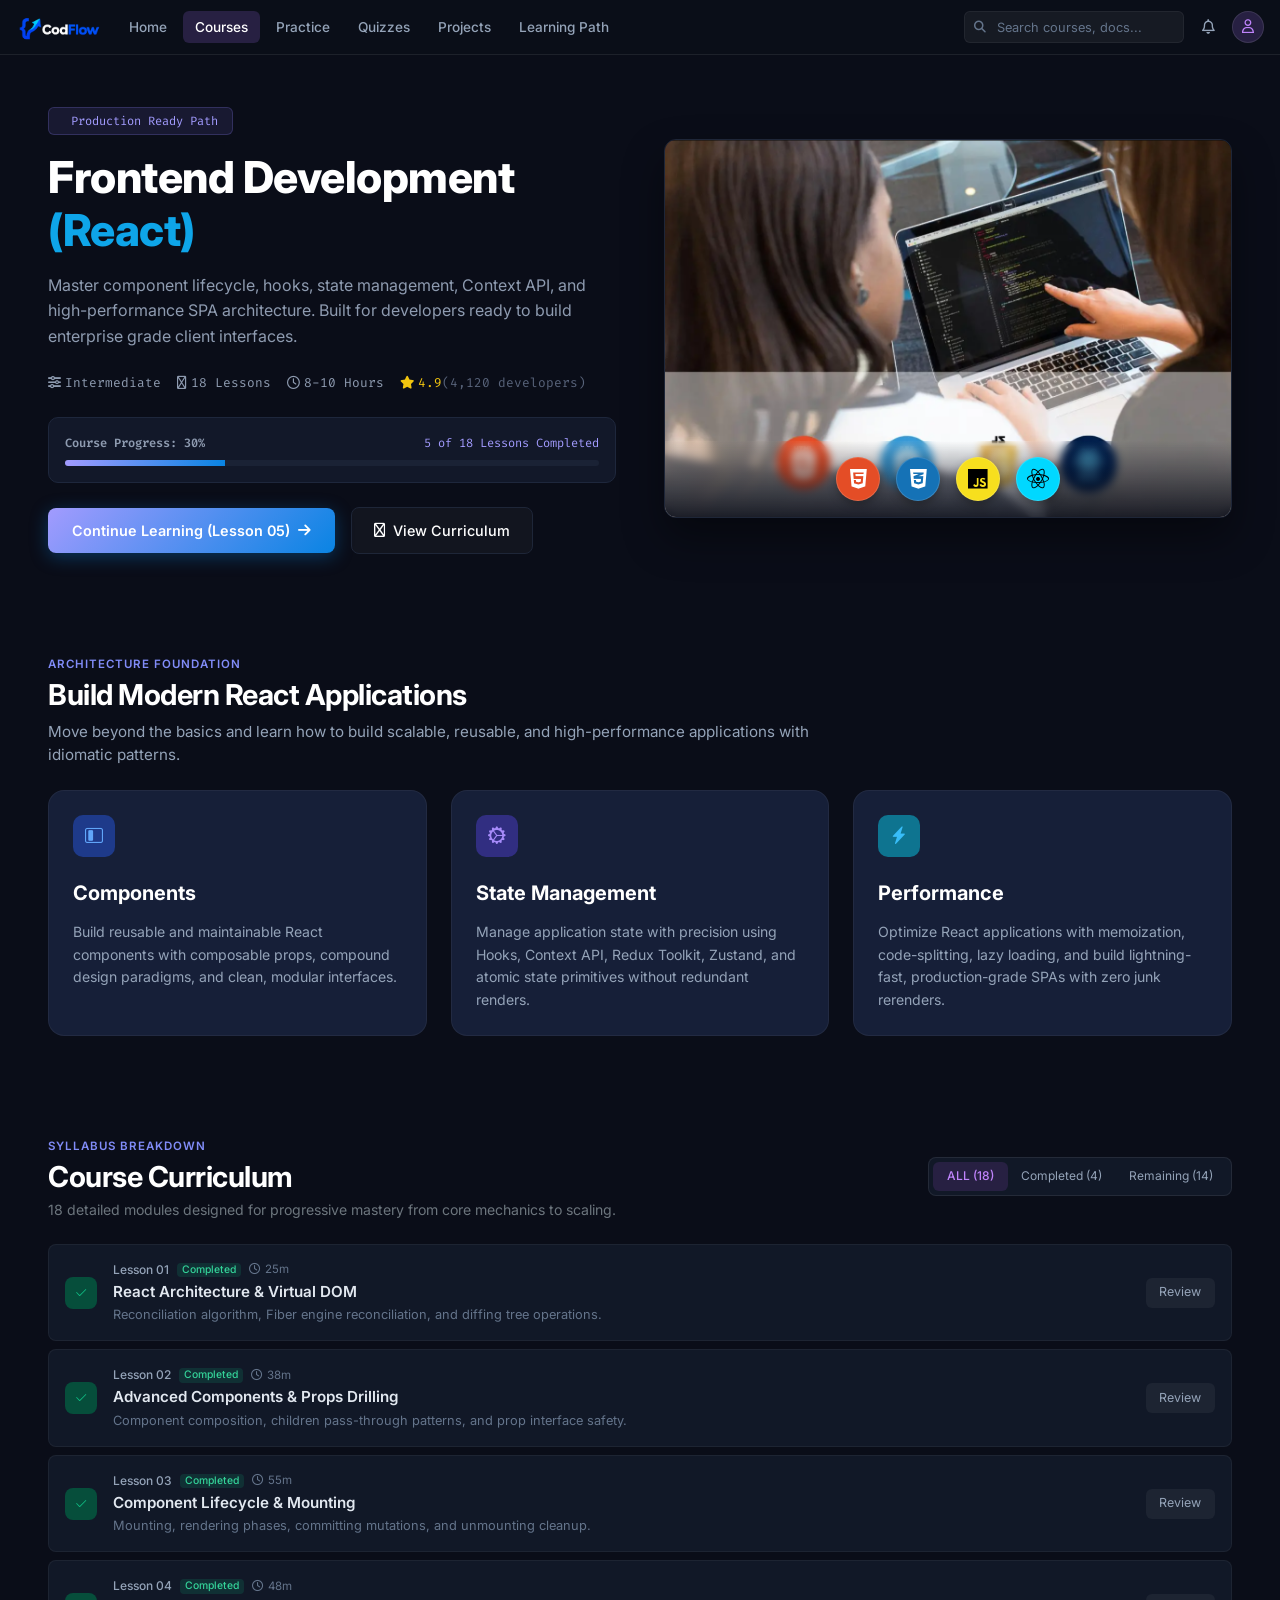
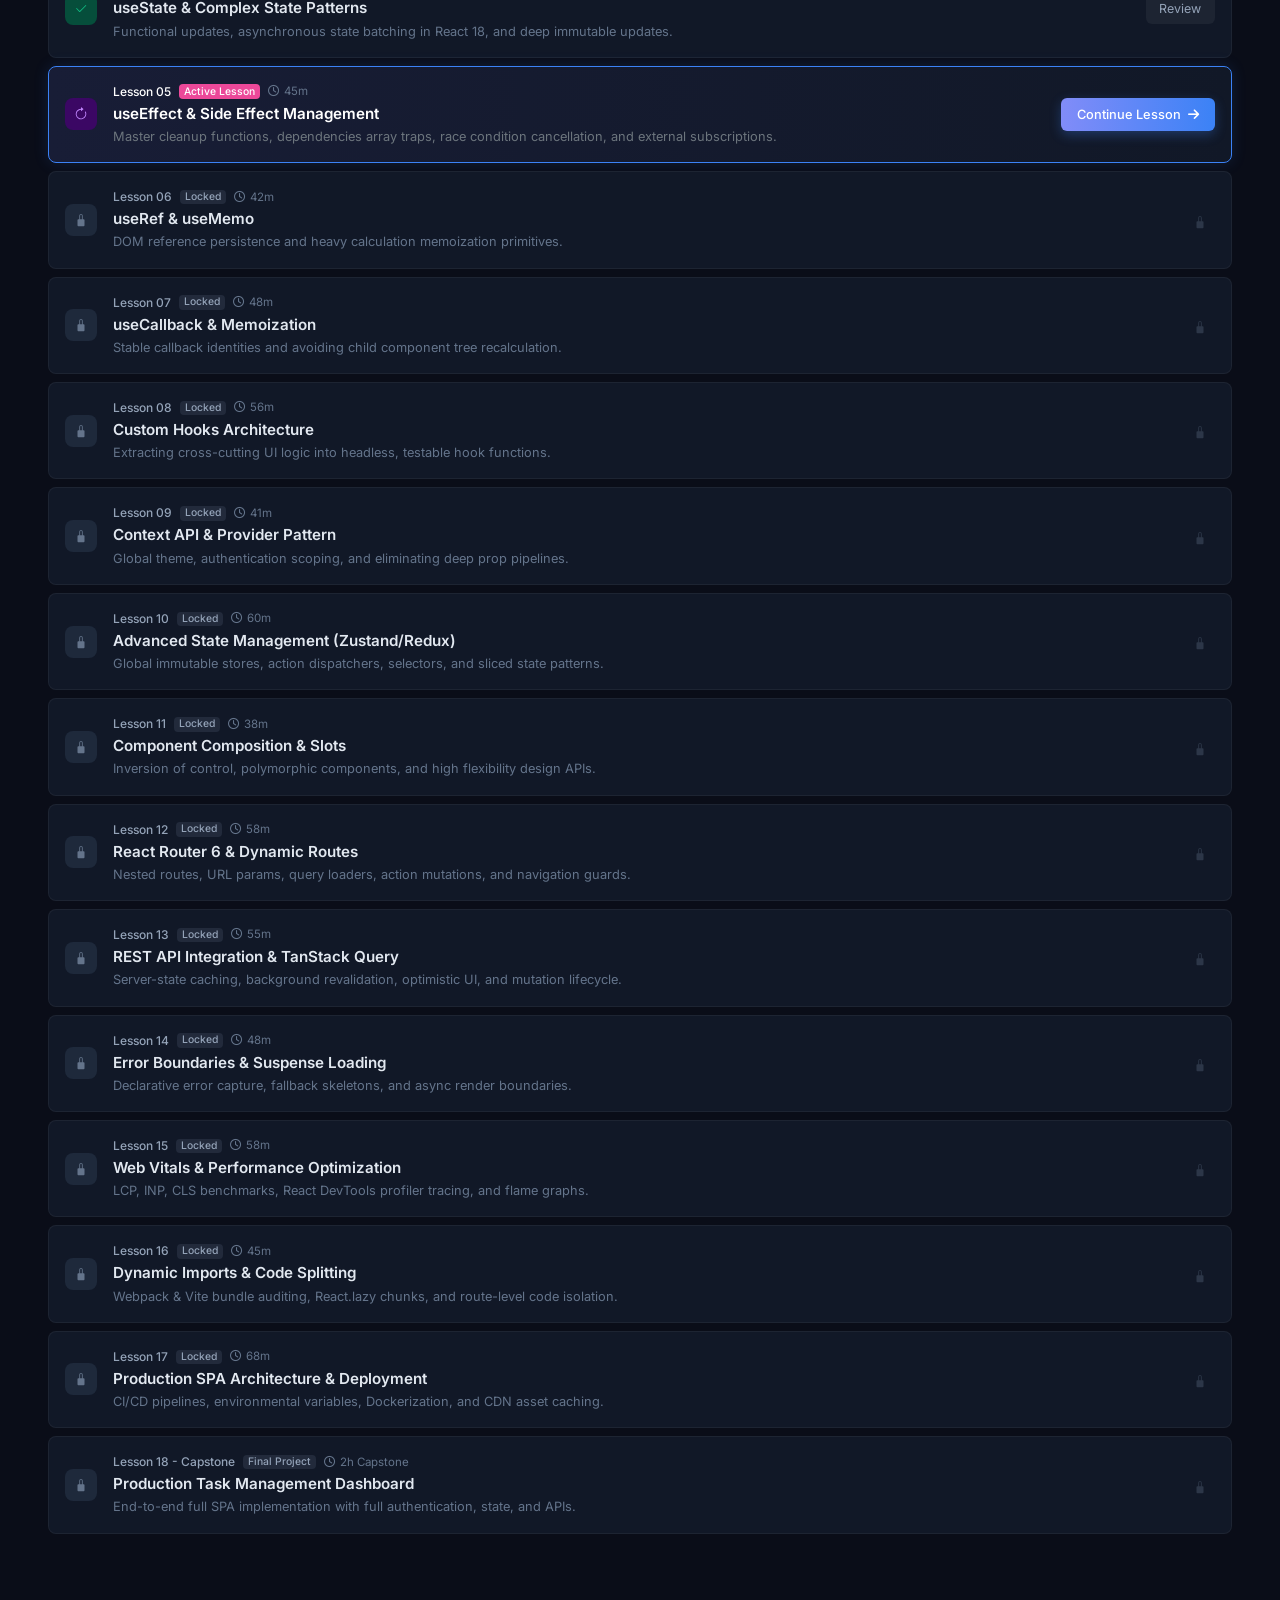
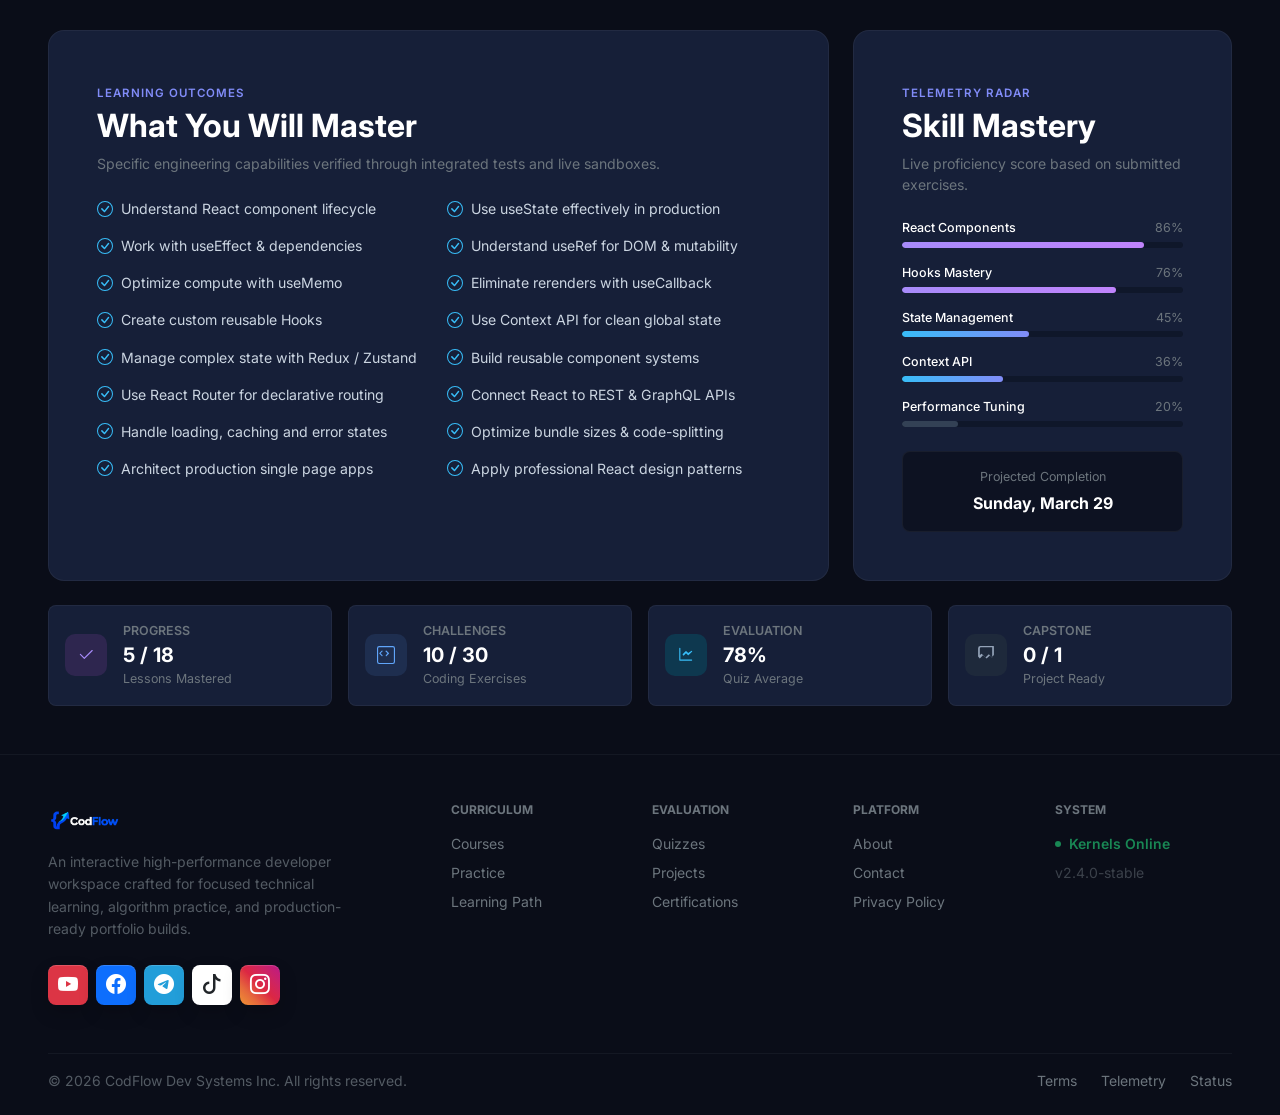
<file: page/frontend-course.html>
<!DOCTYPE html>
<html lang="en">
<head>
  <meta charset="UTF-8" />
  <meta name="viewport" content="width=device-width, initial-scale=1.0" />
  <title>CodFlow - course frontend</title>
  <meta name="description" content="CodFlow helps you learn to code with interactive lessons, practice, and real-world projects." />
  <meta property="og:title" content="CodFlow - Learn to Code" />
  <meta property="og:description" content="Interactive coding lessons, projects, and practice in one platform." />
  <meta property="og:image" content="../img/codflow.png" />
  <link rel="icon" type="image/png" href="../img/codflow.png" />

  <!-- Bootstrap 5 CSS -->
  <link href="https://cdn.jsdelivr.net/npm/bootstrap@5.3.2/dist/css/bootstrap.min.css" rel="stylesheet" />
  
  <!-- FontAwesome Icons -->
  <link rel="stylesheet" href="https://cdnjs.cloudflare.com/ajax/libs/font-awesome/6.4.2/css/all.min.css" />
  
  <!-- Google Fonts (Inter & Fira Code) -->
  <link href="https://fonts.googleapis.com/css2?family=Inter:wght@400;500;600;700;800&family=Fira+Code:wght@400;500&display=swap" rel="stylesheet" />

  <link rel="stylesheet" href="https://cdn.jsdelivr.net/npm/bootstrap-icons@1.11.3/font/bootstrap-icons.min.css">

  <!-- Custom CSS File -->
  <link rel="stylesheet" href="../css/frontend-course.css" />
</head>
<body>

 <nav class="navbar navbar-expand-lg navbar-dark bg-dark-custom py-2">
  <div class="container-fluid px-3">
    <!-- Brand Logo -->
    <a class="navbar-brand me-3 py-0" href="#" aria-label="CodFlow home">
      <img src="../img/logo.png" alt="CodFlow logo" class="brand-logo" />
    </a>
    
    <!-- Mobile Toggler -->
    <button class="navbar-toggler border-0 p-1" type="button" data-bs-toggle="collapse" data-bs-target="#navbarNav">
      <span class="navbar-toggler-icon small"></span>
    </button>
    
    <!-- Collapsible Menu -->
    <div class="collapse navbar-collapse" id="navbarNav">
      <ul class="navbar-nav me-auto mb-2 mb-lg-0 gap-1 align-items-center">
        <li class="nav-item">
          <a class="nav-link custom-nav-link " href="../index.html">Home</a>
        </li>
        <li class="nav-item">
          <a class="nav-link custom-nav-link active" href="#">Courses</a>
        </li>
        <li class="nav-item">
          <a class="nav-link custom-nav-link" href="#">Practice</a>
        </li>
        <li class="nav-item">
          <a class="nav-link custom-nav-link" href="#">Quizzes</a>
        </li>
        <li class="nav-item">
          <a class="nav-link custom-nav-link" href="#">Projects</a>
        </li>
        <li class="nav-item">
          <a class="nav-link custom-nav-link" href="#">Learning Path</a>
        </li>
      </ul>

      <!-- Right Controls -->
      <div class="d-flex align-items-center gap-2 mt-2 mt-lg-0">
        <!-- Compact Search Input -->
        <div class="search-box position-relative">
          <i class="fa-solid fa-magnifying-glass search-icon"></i>
          <input type="text" class="form-control form-control-sm compact-search" placeholder="Search courses, docs..." />
          <!-- <span class="kbd-shortcut">⌘K</span> -->
        </div>
        
        <!-- Notification Button -->
        <button class="icon-btn" type="button" aria-label="Notifications">
          <i class="fa-regular fa-bell"></i>
        </button>
        
               <!-- Profile Avatar -->
        <a href="../page/profile.html" class="profile-avatar-btn" aria-label="User Profile">
          <i class="fa-regular fa-user"></i>
        </a>
      </div>
    </div>
  </div>
</nav>

<section class="react-course-hero-section py-5">
  <div class="container-fluid px-4 px-lg-5">
    <div class="row align-items-center g-5">
      
      <!-- Left Content Column -->
      <div class="col-lg-6">
        
        <!-- Top Tag Badge -->
        <div class="path-badge mb-3 d-inline-flex align-items-center">
          <i class="fa-solid fa-square-terminal me-2"></i> Production Ready Path
        </div>

        <!-- Course Title -->
        <h1 class="course-main-title mb-3">
          Frontend Development <span class="text-cyan">(React)</span>
        </h1>

        <!-- Course Description -->
        <p class="course-main-desc mb-4">
          Master component lifecycle, hooks, state management, Context API, and high-performance SPA architecture. Built for developers ready to build enterprise grade client interfaces.
        </p>

        <!-- Course Metadata Badges -->
        <div class="course-meta-bar d-flex flex-wrap align-items-center gap-3 mb-4">
          <span class="meta-item">
            <i class="fa-solid fa-sliders me-1"></i> Intermediate
          </span>
          <span class="meta-item">
            <i class="fa-regular fa-book-open me-1"></i> 18 Lessons
          </span>
          <span class="meta-item">
            <i class="fa-regular fa-clock me-1"></i> 8-10 Hours
          </span>
          <span class="meta-item text-warning-star">
            <i class="fa-solid fa-star me-1"></i> 4.9 <span class="text-muted-meta">(4,120 developers)</span>
          </span>
        </div>

        <!-- Course Progress Card -->
        <div class="course-progress-card p-3 mb-4">
          <div class="d-flex justify-content-between align-items-center mb-2 font-mono">
            <span class="progress-title">Course Progress: 30%</span>
            <span class="lessons-status">5 of 18 Lessons Completed</span>
          </div>
          <div class="progress custom-progress">
            <div class="progress-bar bg-gradient-blue" style="width: 30%"></div>
          </div>
        </div>

        <!-- Action Buttons -->
        <div class="d-flex flex-wrap align-items-center gap-3">
          <a href="#contiuelesson" class="btn btn-continue-learning">
            Continue Learning (Lesson 05) <i class="fa-solid fa-arrow-right ms-2"></i>
          </a>
          <a href="#curriculum" class="btn btn-view-curriculum">
            <i class="fa-regular fa-book-open me-2"></i> View Curriculum
          </a>
        </div>

      </div>

      <!-- Right Image Visual Column -->
      <div class="col-lg-6">
        <div class="course-image-wrapper">
          <img 
            src="../img/Frontend dev.png" 
            alt="Frontend Development with React workspace" 
            class="img-fluid course-img rounded-3"
          >
          
          <!-- Floating Tech Logos Overlay Bar -->
          <div class="tech-stack-overlay d-flex justify-content-center align-items-center gap-3">
            <div class="tech-icon-circle icon-html" title="HTML5">
              <i class="fa-brands fa-html5"></i>
            </div>
            <div class="tech-icon-circle icon-css" title="CSS3">
              <i class="fa-brands fa-css3-alt"></i>
            </div>
            <div class="tech-icon-circle icon-js" title="JavaScript">
              <i class="fa-brands fa-js"></i>
            </div>
            <div class="tech-icon-circle icon-react" title="React">
              <i class="fa-brands fa-react"></i>
            </div>
          </div>
        </div>
      </div>

    </div>
  </div>
</section>



<section class="feature-section py-5">
  <div class="container-fluid px-4 px-lg-5">
    
    <!-- Header Subtitle & Title -->
    <div class="mb-4">
      <span class="sub-heading text-uppercase fw-semibold">Architecture Foundation</span>
      <h2 class="section-title fw-bold text-white mt-1 mb-2">Build Modern React Applications</h2>
      <p class="section-description">
        Move beyond the basics and learn how to build scalable, reusable, and high-performance applications with idiomatic patterns.
      </p>
    </div>

    <!-- 3-Column Card Grid -->
    <div class="row g-4">
      
      <!-- Card 1: Components -->
      <div class="col-lg-4 col-md-6">
        <div class="feature-card h-100 p-4 rounded-4">
          <div class="icon-box icon-box-blue mb-4">
            <i class="bi bi-layout-sidebar-inset"></i>
          </div>
          <h3 class="card-title text-white fw-bold h5 mb-3">Components</h3>
          <p class="card-text text-secondary">
            Build reusable and maintainable React components with composable props, compound design paradigms, and clean, modular interfaces.
          </p>
        </div>
      </div>

      <!-- Card 2: State Management -->
      <div class="col-lg-4 col-md-6">
        <div class="feature-card h-100 p-4 rounded-4">
          <div class="icon-box icon-box-purple mb-4">
            <i class="bi bi-gear-wide-connected"></i>
          </div>
          <h3 class="card-title text-white fw-bold h5 mb-3">State Management</h3>
          <p class="card-text text-secondary">
            Manage application state with precision using Hooks, Context API, Redux Toolkit, Zustand, and atomic state primitives without redundant renders.
          </p>
        </div>
      </div>

      <!-- Card 3: Performance -->
      <div class="col-lg-4 col-md-6">
        <div class="feature-card h-100 p-4 rounded-4">
          <div class="icon-box icon-box-cyan mb-4">
            <i class="bi bi-lightning-charge-fill"></i>
          </div>
          <h3 class="card-title text-white fw-bold h5 mb-3">Performance</h3>
          <p class="card-text text-secondary">
            Optimize React applications with memoization, code-splitting, lazy loading, and build lightning-fast, production-grade SPAs with zero junk rerenders.
          </p>
        </div>
      </div>

    </div>
  </div>
</section>



<section id="curriculum" class="curriculum-section py-5">
  <div class="container-fluid px-4 px-lg-5">
    
    <!-- Top Header -->
    <div class="d-flex flex-column flex-md-row justify-content-between align-items-md-center mb-4 gap-3">
      <div>
        <span class="sub-heading text-uppercase fw-semibold">SYLLABUS BREAKDOWN</span>
        <h2 class="section-title fw-bold text-white mt-1 mb-1">Course Curriculum</h2>
        <p class="text-secondary fs-7 mb-0">18 detailed modules designed for progressive mastery from core mechanics to scaling.</p>
      </div>

      <!-- Filter Tabs -->
      <div class="status-filter-group d-flex align-items-center p-1 rounded-3">
        <button class="filter-btn active">ALL (18)</button>
        <button class="filter-btn">Completed (4)</button>
        <button class="filter-btn">Remaining (14)</button>
      </div>
    </div>

    <!-- Curriculum Items List (All 18 Lessons) -->
    <div class="d-flex flex-column gap-2">
      
      <!-- Lesson 01 -->
      <div class="curriculum-item p-3 rounded-3 d-flex align-items-center justify-content-between">
        <div class="d-flex align-items-center gap-3">
          <div class="status-icon icon-completed">
            <svg xmlns="http://www.w3.org/2000/svg" width="14" height="14" fill="currentColor" viewBox="0 0 16 16"><path d="M13.854 3.646a.5.5 0 0 1 0 .708l-7 7a.5.5 0 0 1-.708 0l-3.5-3.5a.5.5 0 1 1 .708-.708L6.5 10.293l6.646-6.647a.5.5 0 0 1 .708 0z"/></svg>
          </div>
          <div>
            <div class="d-flex align-items-center gap-2 mb-1">
              <span class="lesson-num">Lesson 01</span>
              <span class="badge badge-completed">Completed</span>
              <span class="duration-text"><i class="fa-regular fa-clock me-1"></i>25m</span>
            </div>
            <h4 class="lesson-title mb-1">React Architecture & Virtual DOM</h4>
            <p class="lesson-desc mb-0">Reconciliation algorithm, Fiber engine reconciliation, and diffing tree operations.</p>
          </div>
        </div>
        <button class="btn btn-review border-0">Review</button>
      </div>

      <!-- Lesson 02 -->
      <div class="curriculum-item p-3 rounded-3 d-flex align-items-center justify-content-between">
        <div class="d-flex align-items-center gap-3">
          <div class="status-icon icon-completed">
            <svg xmlns="http://www.w3.org/2000/svg" width="14" height="14" fill="currentColor" viewBox="0 0 16 16"><path d="M13.854 3.646a.5.5 0 0 1 0 .708l-7 7a.5.5 0 0 1-.708 0l-3.5-3.5a.5.5 0 1 1 .708-.708L6.5 10.293l6.646-6.647a.5.5 0 0 1 .708 0z"/></svg>
          </div>
          <div>
            <div class="d-flex align-items-center gap-2 mb-1">
              <span class="lesson-num">Lesson 02</span>
              <span class="badge badge-completed">Completed</span>
              <span class="duration-text"><i class="fa-regular fa-clock me-1"></i>38m</span>
            </div>
            <h4 class="lesson-title mb-1">Advanced Components & Props Drilling</h4>
            <p class="lesson-desc mb-0">Component composition, children pass-through patterns, and prop interface safety.</p>
          </div>
        </div>
        <button class="btn btn-review border-0">Review</button>
      </div>

      <!-- Lesson 03 -->
      <div class="curriculum-item p-3 rounded-3 d-flex align-items-center justify-content-between">
        <div class="d-flex align-items-center gap-3">
          <div class="status-icon icon-completed">
            <svg xmlns="http://www.w3.org/2000/svg" width="14" height="14" fill="currentColor" viewBox="0 0 16 16"><path d="M13.854 3.646a.5.5 0 0 1 0 .708l-7 7a.5.5 0 0 1-.708 0l-3.5-3.5a.5.5 0 1 1 .708-.708L6.5 10.293l6.646-6.647a.5.5 0 0 1 .708 0z"/></svg>
          </div>
          <div>
            <div class="d-flex align-items-center gap-2 mb-1">
              <span class="lesson-num">Lesson 03</span>
              <span class="badge badge-completed">Completed</span>
              <span class="duration-text"><i class="fa-regular fa-clock me-1"></i>55m</span>
            </div>
            <h4 class="lesson-title mb-1">Component Lifecycle & Mounting</h4>
            <p class="lesson-desc mb-0">Mounting, rendering phases, committing mutations, and unmounting cleanup.</p>
          </div>
        </div>
        <button class="btn btn-review border-0">Review</button>
      </div>

      <!-- Lesson 04 -->
      <div class="curriculum-item p-3 rounded-3 d-flex align-items-center justify-content-between">
        <div class="d-flex align-items-center gap-3">
          <div class="status-icon icon-completed">
            <svg xmlns="http://www.w3.org/2000/svg" width="14" height="14" fill="currentColor" viewBox="0 0 16 16"><path d="M13.854 3.646a.5.5 0 0 1 0 .708l-7 7a.5.5 0 0 1-.708 0l-3.5-3.5a.5.5 0 1 1 .708-.708L6.5 10.293l6.646-6.647a.5.5 0 0 1 .708 0z"/></svg>
          </div>
          <div>
            <div class="d-flex align-items-center gap-2 mb-1">
              <span class="lesson-num">Lesson 04</span>
              <span class="badge badge-completed">Completed</span>
              <span class="duration-text"><i class="fa-regular fa-clock me-1"></i>48m</span>
            </div>
            <h4 class="lesson-title mb-1">useState & Complex State Patterns</h4>
            <p class="lesson-desc mb-0">Functional updates, asynchronous state batching in React 18, and deep immutable updates.</p>
          </div>
        </div>
        <button class="btn btn-review border-0">Review</button>
      </div>

      <!-- Lesson 05: Active -->
      <div class="curriculum-item item-active p-3 rounded-3 d-flex align-items-center justify-content-between">
        <div class="d-flex align-items-center gap-3">
          <div class="status-icon icon-active">
            <svg xmlns="http://www.w3.org/2000/svg" width="14" height="14" fill="currentColor" viewBox="0 0 16 16"><path fill-rule="evenodd" d="M8 3a5 5 0 1 0 4.546 2.914.5.5 0 0 1 .908-.417A6 6 0 1 1 8 2z"/><path d="M8 4.466V.534a.25.25 0 0 1 .41-.192l2.36 1.966c.12.1.12.284 0 .384L8.41 4.658A.25.25 0 0 1 8 4.466"/></svg>
          </div>
          <div>
            <div class="d-flex align-items-center gap-2 mb-1">
              <span class="lesson-num text-white">Lesson 05</span>
              <span class="badge badge-active">Active Lesson</span>
              <span class="duration-text"><i class="fa-regular fa-clock me-1"></i>45m</span>
            </div>
            <h4 class="lesson-title text-white mb-1">useEffect & Side Effect Management</h4>
            <p class="lesson-desc text-secondary mb-0">Master cleanup functions, dependencies array traps, race condition cancellation, and external subscriptions.</p>
          </div>
        </div>
        <button id="contiuelesson" class="btn btn-continue fw-medium">Continue Lesson <i class="fa-solid fa-arrow-right ms-1"></i></button>
      </div>

      <!-- Lesson 06 -->
      <div class="curriculum-item p-3 rounded-3 d-flex align-items-center justify-content-between">
        <div class="d-flex align-items-center gap-3">
          <div class="status-icon icon-locked">
            <svg xmlns="http://www.w3.org/2000/svg" width="14" height="14" fill="currentColor" viewBox="0 0 16 16"><path d="M8 1a2 2 0 0 0-2 2v4H5a1 1 0 0 0-1 1v6a1 1 0 0 0 1 1h6a1 1 0 0 0 1-1V8a1 1 0 0 0-1-1h-1V3a2 2 0 0 0-2-2M7 3a1 1 0 0 1 2 0v4H7z"/></svg>
          </div>
          <div>
            <div class="d-flex align-items-center gap-2 mb-1">
              <span class="lesson-num">Lesson 06</span>
              <span class="badge badge-locked">Locked</span>
              <span class="duration-text"><i class="fa-regular fa-clock me-1"></i>42m</span>
            </div>
            <h4 class="lesson-title mb-1">useRef & useMemo</h4>
            <p class="lesson-desc mb-0">DOM reference persistence and heavy calculation memoization primitives.</p>
          </div>
        </div>
        <div class="locked-icon-right"><svg xmlns="http://www.w3.org/2000/svg" width="14" height="14" fill="#475569" viewBox="0 0 16 16"><path d="M8 1a2 2 0 0 0-2 2v4H5a1 1 0 0 0-1 1v6a1 1 0 0 0 1 1h6a1 1 0 0 0 1-1V8a1 1 0 0 0-1-1h-1V3a2 2 0 0 0-2-2M7 3a1 1 0 0 1 2 0v4H7z"/></svg></div>
      </div>

      <!-- Lesson 07 -->
      <div class="curriculum-item p-3 rounded-3 d-flex align-items-center justify-content-between">
        <div class="d-flex align-items-center gap-3">
          <div class="status-icon icon-locked">
            <svg xmlns="http://www.w3.org/2000/svg" width="14" height="14" fill="currentColor" viewBox="0 0 16 16"><path d="M8 1a2 2 0 0 0-2 2v4H5a1 1 0 0 0-1 1v6a1 1 0 0 0 1 1h6a1 1 0 0 0 1-1V8a1 1 0 0 0-1-1h-1V3a2 2 0 0 0-2-2M7 3a1 1 0 0 1 2 0v4H7z"/></svg>
          </div>
          <div>
            <div class="d-flex align-items-center gap-2 mb-1">
              <span class="lesson-num">Lesson 07</span>
              <span class="badge badge-locked">Locked</span>
              <span class="duration-text"><i class="fa-regular fa-clock me-1"></i>48m</span>
            </div>
            <h4 class="lesson-title mb-1">useCallback & Memoization</h4>
            <p class="lesson-desc mb-0">Stable callback identities and avoiding child component tree recalculation.</p>
          </div>
        </div>
        <div class="locked-icon-right"><svg xmlns="http://www.w3.org/2000/svg" width="14" height="14" fill="#475569" viewBox="0 0 16 16"><path d="M8 1a2 2 0 0 0-2 2v4H5a1 1 0 0 0-1 1v6a1 1 0 0 0 1 1h6a1 1 0 0 0 1-1V8a1 1 0 0 0-1-1h-1V3a2 2 0 0 0-2-2M7 3a1 1 0 0 1 2 0v4H7z"/></svg></div>
      </div>

      <!-- Lesson 08 -->
      <div class="curriculum-item p-3 rounded-3 d-flex align-items-center justify-content-between">
        <div class="d-flex align-items-center gap-3">
          <div class="status-icon icon-locked">
            <svg xmlns="http://www.w3.org/2000/svg" width="14" height="14" fill="currentColor" viewBox="0 0 16 16"><path d="M8 1a2 2 0 0 0-2 2v4H5a1 1 0 0 0-1 1v6a1 1 0 0 0 1 1h6a1 1 0 0 0 1-1V8a1 1 0 0 0-1-1h-1V3a2 2 0 0 0-2-2M7 3a1 1 0 0 1 2 0v4H7z"/></svg>
          </div>
          <div>
            <div class="d-flex align-items-center gap-2 mb-1">
              <span class="lesson-num">Lesson 08</span>
              <span class="badge badge-locked">Locked</span>
              <span class="duration-text"><i class="fa-regular fa-clock me-1"></i>56m</span>
            </div>
            <h4 class="lesson-title mb-1">Custom Hooks Architecture</h4>
            <p class="lesson-desc mb-0">Extracting cross-cutting UI logic into headless, testable hook functions.</p>
          </div>
        </div>
        <div class="locked-icon-right"><svg xmlns="http://www.w3.org/2000/svg" width="14" height="14" fill="#475569" viewBox="0 0 16 16"><path d="M8 1a2 2 0 0 0-2 2v4H5a1 1 0 0 0-1 1v6a1 1 0 0 0 1 1h6a1 1 0 0 0 1-1V8a1 1 0 0 0-1-1h-1V3a2 2 0 0 0-2-2M7 3a1 1 0 0 1 2 0v4H7z"/></svg></div>
      </div>

      <!-- Lesson 09 -->
      <div class="curriculum-item p-3 rounded-3 d-flex align-items-center justify-content-between">
        <div class="d-flex align-items-center gap-3">
          <div class="status-icon icon-locked">
            <svg xmlns="http://www.w3.org/2000/svg" width="14" height="14" fill="currentColor" viewBox="0 0 16 16"><path d="M8 1a2 2 0 0 0-2 2v4H5a1 1 0 0 0-1 1v6a1 1 0 0 0 1 1h6a1 1 0 0 0 1-1V8a1 1 0 0 0-1-1h-1V3a2 2 0 0 0-2-2M7 3a1 1 0 0 1 2 0v4H7z"/></svg>
          </div>
          <div>
            <div class="d-flex align-items-center gap-2 mb-1">
              <span class="lesson-num">Lesson 09</span>
              <span class="badge badge-locked">Locked</span>
              <span class="duration-text"><i class="fa-regular fa-clock me-1"></i>41m</span>
            </div>
            <h4 class="lesson-title mb-1">Context API & Provider Pattern</h4>
            <p class="lesson-desc mb-0">Global theme, authentication scoping, and eliminating deep prop pipelines.</p>
          </div>
        </div>
        <div class="locked-icon-right"><svg xmlns="http://www.w3.org/2000/svg" width="14" height="14" fill="#475569" viewBox="0 0 16 16"><path d="M8 1a2 2 0 0 0-2 2v4H5a1 1 0 0 0-1 1v6a1 1 0 0 0 1 1h6a1 1 0 0 0 1-1V8a1 1 0 0 0-1-1h-1V3a2 2 0 0 0-2-2M7 3a1 1 0 0 1 2 0v4H7z"/></svg></div>
      </div>

      <!-- Lesson 10 -->
      <div class="curriculum-item p-3 rounded-3 d-flex align-items-center justify-content-between">
        <div class="d-flex align-items-center gap-3">
          <div class="status-icon icon-locked">
            <svg xmlns="http://www.w3.org/2000/svg" width="14" height="14" fill="currentColor" viewBox="0 0 16 16"><path d="M8 1a2 2 0 0 0-2 2v4H5a1 1 0 0 0-1 1v6a1 1 0 0 0 1 1h6a1 1 0 0 0 1-1V8a1 1 0 0 0-1-1h-1V3a2 2 0 0 0-2-2M7 3a1 1 0 0 1 2 0v4H7z"/></svg>
          </div>
          <div>
            <div class="d-flex align-items-center gap-2 mb-1">
              <span class="lesson-num">Lesson 10</span>
              <span class="badge badge-locked">Locked</span>
              <span class="duration-text"><i class="fa-regular fa-clock me-1"></i>60m</span>
            </div>
            <h4 class="lesson-title mb-1">Advanced State Management (Zustand/Redux)</h4>
            <p class="lesson-desc mb-0">Global immutable stores, action dispatchers, selectors, and sliced state patterns.</p>
          </div>
        </div>
        <div class="locked-icon-right"><svg xmlns="http://www.w3.org/2000/svg" width="14" height="14" fill="#475569" viewBox="0 0 16 16"><path d="M8 1a2 2 0 0 0-2 2v4H5a1 1 0 0 0-1 1v6a1 1 0 0 0 1 1h6a1 1 0 0 0 1-1V8a1 1 0 0 0-1-1h-1V3a2 2 0 0 0-2-2M7 3a1 1 0 0 1 2 0v4H7z"/></svg></div>
      </div>

      <!-- Lesson 11 -->
      <div class="curriculum-item p-3 rounded-3 d-flex align-items-center justify-content-between">
        <div class="d-flex align-items-center gap-3">
          <div class="status-icon icon-locked">
            <svg xmlns="http://www.w3.org/2000/svg" width="14" height="14" fill="currentColor" viewBox="0 0 16 16"><path d="M8 1a2 2 0 0 0-2 2v4H5a1 1 0 0 0-1 1v6a1 1 0 0 0 1 1h6a1 1 0 0 0 1-1V8a1 1 0 0 0-1-1h-1V3a2 2 0 0 0-2-2M7 3a1 1 0 0 1 2 0v4H7z"/></svg>
          </div>
          <div>
            <div class="d-flex align-items-center gap-2 mb-1">
              <span class="lesson-num">Lesson 11</span>
              <span class="badge badge-locked">Locked</span>
              <span class="duration-text"><i class="fa-regular fa-clock me-1"></i>38m</span>
            </div>
            <h4 class="lesson-title mb-1">Component Composition & Slots</h4>
            <p class="lesson-desc mb-0">Inversion of control, polymorphic components, and high flexibility design APIs.</p>
          </div>
        </div>
        <div class="locked-icon-right"><svg xmlns="http://www.w3.org/2000/svg" width="14" height="14" fill="#475569" viewBox="0 0 16 16"><path d="M8 1a2 2 0 0 0-2 2v4H5a1 1 0 0 0-1 1v6a1 1 0 0 0 1 1h6a1 1 0 0 0 1-1V8a1 1 0 0 0-1-1h-1V3a2 2 0 0 0-2-2M7 3a1 1 0 0 1 2 0v4H7z"/></svg></div>
      </div>

      <!-- Lesson 12 -->
      <div class="curriculum-item p-3 rounded-3 d-flex align-items-center justify-content-between">
        <div class="d-flex align-items-center gap-3">
          <div class="status-icon icon-locked">
            <svg xmlns="http://www.w3.org/2000/svg" width="14" height="14" fill="currentColor" viewBox="0 0 16 16"><path d="M8 1a2 2 0 0 0-2 2v4H5a1 1 0 0 0-1 1v6a1 1 0 0 0 1 1h6a1 1 0 0 0 1-1V8a1 1 0 0 0-1-1h-1V3a2 2 0 0 0-2-2M7 3a1 1 0 0 1 2 0v4H7z"/></svg>
          </div>
          <div>
            <div class="d-flex align-items-center gap-2 mb-1">
              <span class="lesson-num">Lesson 12</span>
              <span class="badge badge-locked">Locked</span>
              <span class="duration-text"><i class="fa-regular fa-clock me-1"></i>58m</span>
            </div>
            <h4 class="lesson-title mb-1">React Router 6 & Dynamic Routes</h4>
            <p class="lesson-desc mb-0">Nested routes, URL params, query loaders, action mutations, and navigation guards.</p>
          </div>
        </div>
        <div class="locked-icon-right"><svg xmlns="http://www.w3.org/2000/svg" width="14" height="14" fill="#475569" viewBox="0 0 16 16"><path d="M8 1a2 2 0 0 0-2 2v4H5a1 1 0 0 0-1 1v6a1 1 0 0 0 1 1h6a1 1 0 0 0 1-1V8a1 1 0 0 0-1-1h-1V3a2 2 0 0 0-2-2M7 3a1 1 0 0 1 2 0v4H7z"/></svg></div>
      </div>

      <!-- Lesson 13 -->
      <div class="curriculum-item p-3 rounded-3 d-flex align-items-center justify-content-between">
        <div class="d-flex align-items-center gap-3">
          <div class="status-icon icon-locked">
            <svg xmlns="http://www.w3.org/2000/svg" width="14" height="14" fill="currentColor" viewBox="0 0 16 16"><path d="M8 1a2 2 0 0 0-2 2v4H5a1 1 0 0 0-1 1v6a1 1 0 0 0 1 1h6a1 1 0 0 0 1-1V8a1 1 0 0 0-1-1h-1V3a2 2 0 0 0-2-2M7 3a1 1 0 0 1 2 0v4H7z"/></svg>
          </div>
          <div>
            <div class="d-flex align-items-center gap-2 mb-1">
              <span class="lesson-num">Lesson 13</span>
              <span class="badge badge-locked">Locked</span>
              <span class="duration-text"><i class="fa-regular fa-clock me-1"></i>55m</span>
            </div>
            <h4 class="lesson-title mb-1">REST API Integration & TanStack Query</h4>
            <p class="lesson-desc mb-0">Server-state caching, background revalidation, optimistic UI, and mutation lifecycle.</p>
          </div>
        </div>
        <div class="locked-icon-right"><svg xmlns="http://www.w3.org/2000/svg" width="14" height="14" fill="#475569" viewBox="0 0 16 16"><path d="M8 1a2 2 0 0 0-2 2v4H5a1 1 0 0 0-1 1v6a1 1 0 0 0 1 1h6a1 1 0 0 0 1-1V8a1 1 0 0 0-1-1h-1V3a2 2 0 0 0-2-2M7 3a1 1 0 0 1 2 0v4H7z"/></svg></div>
      </div>

      <!-- Lesson 14 -->
      <div class="curriculum-item p-3 rounded-3 d-flex align-items-center justify-content-between">
        <div class="d-flex align-items-center gap-3">
          <div class="status-icon icon-locked">
            <svg xmlns="http://www.w3.org/2000/svg" width="14" height="14" fill="currentColor" viewBox="0 0 16 16"><path d="M8 1a2 2 0 0 0-2 2v4H5a1 1 0 0 0-1 1v6a1 1 0 0 0 1 1h6a1 1 0 0 0 1-1V8a1 1 0 0 0-1-1h-1V3a2 2 0 0 0-2-2M7 3a1 1 0 0 1 2 0v4H7z"/></svg>
          </div>
          <div>
            <div class="d-flex align-items-center gap-2 mb-1">
              <span class="lesson-num">Lesson 14</span>
              <span class="badge badge-locked">Locked</span>
              <span class="duration-text"><i class="fa-regular fa-clock me-1"></i>48m</span>
            </div>
            <h4 class="lesson-title mb-1">Error Boundaries & Suspense Loading</h4>
            <p class="lesson-desc mb-0">Declarative error capture, fallback skeletons, and async render boundaries.</p>
          </div>
        </div>
        <div class="locked-icon-right"><svg xmlns="http://www.w3.org/2000/svg" width="14" height="14" fill="#475569" viewBox="0 0 16 16"><path d="M8 1a2 2 0 0 0-2 2v4H5a1 1 0 0 0-1 1v6a1 1 0 0 0 1 1h6a1 1 0 0 0 1-1V8a1 1 0 0 0-1-1h-1V3a2 2 0 0 0-2-2M7 3a1 1 0 0 1 2 0v4H7z"/></svg></div>
      </div>

      <!-- Lesson 15 -->
      <div class="curriculum-item p-3 rounded-3 d-flex align-items-center justify-content-between">
        <div class="d-flex align-items-center gap-3">
          <div class="status-icon icon-locked">
            <svg xmlns="http://www.w3.org/2000/svg" width="14" height="14" fill="currentColor" viewBox="0 0 16 16"><path d="M8 1a2 2 0 0 0-2 2v4H5a1 1 0 0 0-1 1v6a1 1 0 0 0 1 1h6a1 1 0 0 0 1-1V8a1 1 0 0 0-1-1h-1V3a2 2 0 0 0-2-2M7 3a1 1 0 0 1 2 0v4H7z"/></svg>
          </div>
          <div>
            <div class="d-flex align-items-center gap-2 mb-1">
              <span class="lesson-num">Lesson 15</span>
              <span class="badge badge-locked">Locked</span>
              <span class="duration-text"><i class="fa-regular fa-clock me-1"></i>58m</span>
            </div>
            <h4 class="lesson-title mb-1">Web Vitals & Performance Optimization</h4>
            <p class="lesson-desc mb-0">LCP, INP, CLS benchmarks, React DevTools profiler tracing, and flame graphs.</p>
          </div>
        </div>
        <div class="locked-icon-right"><svg xmlns="http://www.w3.org/2000/svg" width="14" height="14" fill="#475569" viewBox="0 0 16 16"><path d="M8 1a2 2 0 0 0-2 2v4H5a1 1 0 0 0-1 1v6a1 1 0 0 0 1 1h6a1 1 0 0 0 1-1V8a1 1 0 0 0-1-1h-1V3a2 2 0 0 0-2-2M7 3a1 1 0 0 1 2 0v4H7z"/></svg></div>
      </div>

      <!-- Lesson 16 -->
      <div class="curriculum-item p-3 rounded-3 d-flex align-items-center justify-content-between">
        <div class="d-flex align-items-center gap-3">
          <div class="status-icon icon-locked">
            <svg xmlns="http://www.w3.org/2000/svg" width="14" height="14" fill="currentColor" viewBox="0 0 16 16"><path d="M8 1a2 2 0 0 0-2 2v4H5a1 1 0 0 0-1 1v6a1 1 0 0 0 1 1h6a1 1 0 0 0 1-1V8a1 1 0 0 0-1-1h-1V3a2 2 0 0 0-2-2M7 3a1 1 0 0 1 2 0v4H7z"/></svg>
          </div>
          <div>
            <div class="d-flex align-items-center gap-2 mb-1">
              <span class="lesson-num">Lesson 16</span>
              <span class="badge badge-locked">Locked</span>
              <span class="duration-text"><i class="fa-regular fa-clock me-1"></i>45m</span>
            </div>
            <h4 class="lesson-title mb-1">Dynamic Imports & Code Splitting</h4>
            <p class="lesson-desc mb-0">Webpack & Vite bundle auditing, React.lazy chunks, and route-level code isolation.</p>
          </div>
        </div>
        <div class="locked-icon-right"><svg xmlns="http://www.w3.org/2000/svg" width="14" height="14" fill="#475569" viewBox="0 0 16 16"><path d="M8 1a2 2 0 0 0-2 2v4H5a1 1 0 0 0-1 1v6a1 1 0 0 0 1 1h6a1 1 0 0 0 1-1V8a1 1 0 0 0-1-1h-1V3a2 2 0 0 0-2-2M7 3a1 1 0 0 1 2 0v4H7z"/></svg></div>
      </div>

      <!-- Lesson 17 -->
      <div class="curriculum-item p-3 rounded-3 d-flex align-items-center justify-content-between">
        <div class="d-flex align-items-center gap-3">
          <div class="status-icon icon-locked">
            <svg xmlns="http://www.w3.org/2000/svg" width="14" height="14" fill="currentColor" viewBox="0 0 16 16"><path d="M8 1a2 2 0 0 0-2 2v4H5a1 1 0 0 0-1 1v6a1 1 0 0 0 1 1h6a1 1 0 0 0 1-1V8a1 1 0 0 0-1-1h-1V3a2 2 0 0 0-2-2M7 3a1 1 0 0 1 2 0v4H7z"/></svg>
          </div>
          <div>
            <div class="d-flex align-items-center gap-2 mb-1">
              <span class="lesson-num">Lesson 17</span>
              <span class="badge badge-locked">Locked</span>
              <span class="duration-text"><i class="fa-regular fa-clock me-1"></i>68m</span>
            </div>
            <h4 class="lesson-title mb-1">Production SPA Architecture & Deployment</h4>
            <p class="lesson-desc mb-0">CI/CD pipelines, environmental variables, Dockerization, and CDN asset caching.</p>
          </div>
        </div>
        <div class="locked-icon-right"><svg xmlns="http://www.w3.org/2000/svg" width="14" height="14" fill="#475569" viewBox="0 0 16 16"><path d="M8 1a2 2 0 0 0-2 2v4H5a1 1 0 0 0-1 1v6a1 1 0 0 0 1 1h6a1 1 0 0 0 1-1V8a1 1 0 0 0-1-1h-1V3a2 2 0 0 0-2-2M7 3a1 1 0 0 1 2 0v4H7z"/></svg></div>
      </div>

      <!-- Lesson 18: Capstone -->
      <div class="curriculum-item p-3 rounded-3 d-flex align-items-center justify-content-between">
        <div class="d-flex align-items-center gap-3">
          <div class="status-icon icon-locked">
            <svg xmlns="http://www.w3.org/2000/svg" width="14" height="14" fill="currentColor" viewBox="0 0 16 16"><path d="M8 1a2 2 0 0 0-2 2v4H5a1 1 0 0 0-1 1v6a1 1 0 0 0 1 1h6a1 1 0 0 0 1-1V8a1 1 0 0 0-1-1h-1V3a2 2 0 0 0-2-2M7 3a1 1 0 0 1 2 0v4H7z"/></svg>
          </div>
          <div>
            <div class="d-flex align-items-center gap-2 mb-1">
              <span class="lesson-num">Lesson 18 - Capstone</span>
              <span class="badge badge-locked">Final Project</span>
              <span class="duration-text"><i class="fa-regular fa-clock me-1"></i>2h Capstone</span>
            </div>
            <h4 class="lesson-title mb-1">Production Task Management Dashboard</h4>
            <p class="lesson-desc mb-0">End-to-end full SPA implementation with full authentication, state, and APIs.</p>
          </div>
        </div>
        <div class="locked-icon-right"><svg xmlns="http://www.w3.org/2000/svg" width="14" height="14" fill="#475569" viewBox="0 0 16 16"><path d="M8 1a2 2 0 0 0-2 2v4H5a1 1 0 0 0-1 1v6a1 1 0 0 0 1 1h6a1 1 0 0 0 1-1V8a1 1 0 0 0-1-1h-1V3a2 2 0 0 0-2-2M7 3a1 1 0 0 1 2 0v4H7z"/></svg></div>
      </div>

    </div>
  </div>
</section>



<section class="mastery-section py-5">
  <div class="container-fluid px-4 px-lg-5">
    
    <!-- Top Row: Outcomes & Skill Mastery -->
    <div class="row g-4 mb-4">
      
      <!-- Left Card: What You Will Master -->
      <div class="col-lg-8">
        <div class="mastery-card h-100 p-4 p-md-5 rounded-4">
          <span class="sub-heading text-uppercase fw-semibold">LEARNING OUTCOMES</span>
          <h2 class="card-title fw-bold text-white mt-1 mb-2">What You Will Master</h2>
          <p class="text-secondary fs-7 mb-4">Specific engineering capabilities verified through integrated tests and live sandboxes.</p>
          
          <div class="row g-3">
            <!-- Column 1 -->
            <div class="col-md-6 d-flex flex-column gap-3">
              <div class="d-flex align-items-center gap-2 text-slate-300 fs-7">
                <svg class="check-icon" xmlns="http://www.w3.org/2000/svg" width="16" height="16" fill="#38bdf8" viewBox="0 0 16 16"><path d="M8 15A7 7 0 1 1 8 1a7 7 0 0 1 0 14m0 1A8 8 0 1 0 8 0a8 8 0 0 0 0 16"/><path d="m10.97 4.97-.02.022-3.473 4.425-2.093-2.094a.75.75 0 0 0-1.06 1.06L6.97 11.03a.75.75 0 0 0 1.079-.02l3.992-4.99a.75.75 0 0 0-1.071-1.05z"/></svg>
                <span>Understand React component lifecycle</span>
              </div>
              <div class="d-flex align-items-center gap-2 text-slate-300 fs-7">
                <svg class="check-icon" xmlns="http://www.w3.org/2000/svg" width="16" height="16" fill="#38bdf8" viewBox="0 0 16 16"><path d="M8 15A7 7 0 1 1 8 1a7 7 0 0 1 0 14m0 1A8 8 0 1 0 8 0a8 8 0 0 0 0 16"/><path d="m10.97 4.97-.02.022-3.473 4.425-2.093-2.094a.75.75 0 0 0-1.06 1.06L6.97 11.03a.75.75 0 0 0 1.079-.02l3.992-4.99a.75.75 0 0 0-1.071-1.05z"/></svg>
                <span>Work with useEffect & dependencies</span>
              </div>
              <div class="d-flex align-items-center gap-2 text-slate-300 fs-7">
                <svg class="check-icon" xmlns="http://www.w3.org/2000/svg" width="16" height="16" fill="#38bdf8" viewBox="0 0 16 16"><path d="M8 15A7 7 0 1 1 8 1a7 7 0 0 1 0 14m0 1A8 8 0 1 0 8 0a8 8 0 0 0 0 16"/><path d="m10.97 4.97-.02.022-3.473 4.425-2.093-2.094a.75.75 0 0 0-1.06 1.06L6.97 11.03a.75.75 0 0 0 1.079-.02l3.992-4.99a.75.75 0 0 0-1.071-1.05z"/></svg>
                <span>Optimize compute with useMemo</span>
              </div>
              <div class="d-flex align-items-center gap-2 text-slate-300 fs-7">
                <svg class="check-icon" xmlns="http://www.w3.org/2000/svg" width="16" height="16" fill="#38bdf8" viewBox="0 0 16 16"><path d="M8 15A7 7 0 1 1 8 1a7 7 0 0 1 0 14m0 1A8 8 0 1 0 8 0a8 8 0 0 0 0 16"/><path d="m10.97 4.97-.02.022-3.473 4.425-2.093-2.094a.75.75 0 0 0-1.06 1.06L6.97 11.03a.75.75 0 0 0 1.079-.02l3.992-4.99a.75.75 0 0 0-1.071-1.05z"/></svg>
                <span>Create custom reusable Hooks</span>
              </div>
              <div class="d-flex align-items-center gap-2 text-slate-300 fs-7">
                <svg class="check-icon" xmlns="http://www.w3.org/2000/svg" width="16" height="16" fill="#38bdf8" viewBox="0 0 16 16"><path d="M8 15A7 7 0 1 1 8 1a7 7 0 0 1 0 14m0 1A8 8 0 1 0 8 0a8 8 0 0 0 0 16"/><path d="m10.97 4.97-.02.022-3.473 4.425-2.093-2.094a.75.75 0 0 0-1.06 1.06L6.97 11.03a.75.75 0 0 0 1.079-.02l3.992-4.99a.75.75 0 0 0-1.071-1.05z"/></svg>
                <span>Manage complex state with Redux / Zustand</span>
              </div>
              <div class="d-flex align-items-center gap-2 text-slate-300 fs-7">
                <svg class="check-icon" xmlns="http://www.w3.org/2000/svg" width="16" height="16" fill="#38bdf8" viewBox="0 0 16 16"><path d="M8 15A7 7 0 1 1 8 1a7 7 0 0 1 0 14m0 1A8 8 0 1 0 8 0a8 8 0 0 0 0 16"/><path d="m10.97 4.97-.02.022-3.473 4.425-2.093-2.094a.75.75 0 0 0-1.06 1.06L6.97 11.03a.75.75 0 0 0 1.079-.02l3.992-4.99a.75.75 0 0 0-1.071-1.05z"/></svg>
                <span>Use React Router for declarative routing</span>
              </div>
              <div class="d-flex align-items-center gap-2 text-slate-300 fs-7">
                <svg class="check-icon" xmlns="http://www.w3.org/2000/svg" width="16" height="16" fill="#38bdf8" viewBox="0 0 16 16"><path d="M8 15A7 7 0 1 1 8 1a7 7 0 0 1 0 14m0 1A8 8 0 1 0 8 0a8 8 0 0 0 0 16"/><path d="m10.97 4.97-.02.022-3.473 4.425-2.093-2.094a.75.75 0 0 0-1.06 1.06L6.97 11.03a.75.75 0 0 0 1.079-.02l3.992-4.99a.75.75 0 0 0-1.071-1.05z"/></svg>
                <span>Handle loading, caching and error states</span>
              </div>
              <div class="d-flex align-items-center gap-2 text-slate-300 fs-7">
                <svg class="check-icon" xmlns="http://www.w3.org/2000/svg" width="16" height="16" fill="#38bdf8" viewBox="0 0 16 16"><path d="M8 15A7 7 0 1 1 8 1a7 7 0 0 1 0 14m0 1A8 8 0 1 0 8 0a8 8 0 0 0 0 16"/><path d="m10.97 4.97-.02.022-3.473 4.425-2.093-2.094a.75.75 0 0 0-1.06 1.06L6.97 11.03a.75.75 0 0 0 1.079-.02l3.992-4.99a.75.75 0 0 0-1.071-1.05z"/></svg>
                <span>Architect production single page apps</span>
              </div>
            </div>

            <!-- Column 2 -->
            <div class="col-md-6 d-flex flex-column gap-3">
              <div class="d-flex align-items-center gap-2 text-slate-300 fs-7">
                <svg class="check-icon" xmlns="http://www.w3.org/2000/svg" width="16" height="16" fill="#38bdf8" viewBox="0 0 16 16"><path d="M8 15A7 7 0 1 1 8 1a7 7 0 0 1 0 14m0 1A8 8 0 1 0 8 0a8 8 0 0 0 0 16"/><path d="m10.97 4.97-.02.022-3.473 4.425-2.093-2.094a.75.75 0 0 0-1.06 1.06L6.97 11.03a.75.75 0 0 0 1.079-.02l3.992-4.99a.75.75 0 0 0-1.071-1.05z"/></svg>
                <span>Use useState effectively in production</span>
              </div>
              <div class="d-flex align-items-center gap-2 text-slate-300 fs-7">
                <svg class="check-icon" xmlns="http://www.w3.org/2000/svg" width="16" height="16" fill="#38bdf8" viewBox="0 0 16 16"><path d="M8 15A7 7 0 1 1 8 1a7 7 0 0 1 0 14m0 1A8 8 0 1 0 8 0a8 8 0 0 0 0 16"/><path d="m10.97 4.97-.02.022-3.473 4.425-2.093-2.094a.75.75 0 0 0-1.06 1.06L6.97 11.03a.75.75 0 0 0 1.079-.02l3.992-4.99a.75.75 0 0 0-1.071-1.05z"/></svg>
                <span>Understand useRef for DOM & mutability</span>
              </div>
              <div class="d-flex align-items-center gap-2 text-slate-300 fs-7">
                <svg class="check-icon" xmlns="http://www.w3.org/2000/svg" width="16" height="16" fill="#38bdf8" viewBox="0 0 16 16"><path d="M8 15A7 7 0 1 1 8 1a7 7 0 0 1 0 14m0 1A8 8 0 1 0 8 0a8 8 0 0 0 0 16"/><path d="m10.97 4.97-.02.022-3.473 4.425-2.093-2.094a.75.75 0 0 0-1.06 1.06L6.97 11.03a.75.75 0 0 0 1.079-.02l3.992-4.99a.75.75 0 0 0-1.071-1.05z"/></svg>
                <span>Eliminate rerenders with useCallback</span>
              </div>
              <div class="d-flex align-items-center gap-2 text-slate-300 fs-7">
                <svg class="check-icon" xmlns="http://www.w3.org/2000/svg" width="16" height="16" fill="#38bdf8" viewBox="0 0 16 16"><path d="M8 15A7 7 0 1 1 8 1a7 7 0 0 1 0 14m0 1A8 8 0 1 0 8 0a8 8 0 0 0 0 16"/><path d="m10.97 4.97-.02.022-3.473 4.425-2.093-2.094a.75.75 0 0 0-1.06 1.06L6.97 11.03a.75.75 0 0 0 1.079-.02l3.992-4.99a.75.75 0 0 0-1.071-1.05z"/></svg>
                <span>Use Context API for clean global state</span>
              </div>
              <div class="d-flex align-items-center gap-2 text-slate-300 fs-7">
                <svg class="check-icon" xmlns="http://www.w3.org/2000/svg" width="16" height="16" fill="#38bdf8" viewBox="0 0 16 16"><path d="M8 15A7 7 0 1 1 8 1a7 7 0 0 1 0 14m0 1A8 8 0 1 0 8 0a8 8 0 0 0 0 16"/><path d="m10.97 4.97-.02.022-3.473 4.425-2.093-2.094a.75.75 0 0 0-1.06 1.06L6.97 11.03a.75.75 0 0 0 1.079-.02l3.992-4.99a.75.75 0 0 0-1.071-1.05z"/></svg>
                <span>Build reusable component systems</span>
              </div>
              <div class="d-flex align-items-center gap-2 text-slate-300 fs-7">
                <svg class="check-icon" xmlns="http://www.w3.org/2000/svg" width="16" height="16" fill="#38bdf8" viewBox="0 0 16 16"><path d="M8 15A7 7 0 1 1 8 1a7 7 0 0 1 0 14m0 1A8 8 0 1 0 8 0a8 8 0 0 0 0 16"/><path d="m10.97 4.97-.02.022-3.473 4.425-2.093-2.094a.75.75 0 0 0-1.06 1.06L6.97 11.03a.75.75 0 0 0 1.079-.02l3.992-4.99a.75.75 0 0 0-1.071-1.05z"/></svg>
                <span>Connect React to REST & GraphQL APIs</span>
              </div>
              <div class="d-flex align-items-center gap-2 text-slate-300 fs-7">
                <svg class="check-icon" xmlns="http://www.w3.org/2000/svg" width="16" height="16" fill="#38bdf8" viewBox="0 0 16 16"><path d="M8 15A7 7 0 1 1 8 1a7 7 0 0 1 0 14m0 1A8 8 0 1 0 8 0a8 8 0 0 0 0 16"/><path d="m10.97 4.97-.02.022-3.473 4.425-2.093-2.094a.75.75 0 0 0-1.06 1.06L6.97 11.03a.75.75 0 0 0 1.079-.02l3.992-4.99a.75.75 0 0 0-1.071-1.05z"/></svg>
                <span>Optimize bundle sizes & code-splitting</span>
              </div>
              <div class="d-flex align-items-center gap-2 text-slate-300 fs-7">
                <svg class="check-icon" xmlns="http://www.w3.org/2000/svg" width="16" height="16" fill="#38bdf8" viewBox="0 0 16 16"><path d="M8 15A7 7 0 1 1 8 1a7 7 0 0 1 0 14m0 1A8 8 0 1 0 8 0a8 8 0 0 0 0 16"/><path d="m10.97 4.97-.02.022-3.473 4.425-2.093-2.094a.75.75 0 0 0-1.06 1.06L6.97 11.03a.75.75 0 0 0 1.079-.02l3.992-4.99a.75.75 0 0 0-1.071-1.05z"/></svg>
                <span>Apply professional React design patterns</span>
              </div>
            </div>
          </div>
        </div>
      </div>

      <!-- Right Card: Skill Mastery Telemetry -->
      <div class="col-lg-4">
        <div class="mastery-card h-100 p-4 p-md-5 rounded-4 d-flex flex-column justify-content-between">
          <div>
            <span class="sub-heading text-uppercase fw-semibold">TELEMETRY RADAR</span>
            <h2 class="card-title fw-bold text-white mt-1 mb-2">Skill Mastery</h2>
            <p class="text-secondary fs-7 mb-4">Live proficiency score based on submitted exercises.</p>

            <!-- Skill Bars -->
            <div class="d-flex flex-column gap-3 mb-4">
              <div>
                <div class="d-flex justify-content-between fs-8 mb-1">
                  <span class="text-white fw-medium">React Components</span>
                  <span class="text-secondary">86%</span>
                </div>
                <div class="skill-progress-bg">
                  <div class="skill-progress-fill" style="width: 86%;"></div>
                </div>
              </div>

              <div>
                <div class="d-flex justify-content-between fs-8 mb-1">
                  <span class="text-white fw-medium">Hooks Mastery</span>
                  <span class="text-secondary">76%</span>
                </div>
                <div class="skill-progress-bg">
                  <div class="skill-progress-fill" style="width: 76%;"></div>
                </div>
              </div>

              <div>
                <div class="d-flex justify-content-between fs-8 mb-1">
                  <span class="text-white fw-medium">State Management</span>
                  <span class="text-secondary">45%</span>
                </div>
                <div class="skill-progress-bg">
                  <div class="skill-progress-fill fill-cyan" style="width: 45%;"></div>
                </div>
              </div>

              <div>
                <div class="d-flex justify-content-between fs-8 mb-1">
                  <span class="text-white fw-medium">Context API</span>
                  <span class="text-secondary">36%</span>
                </div>
                <div class="skill-progress-bg">
                  <div class="skill-progress-fill fill-cyan" style="width: 36%;"></div>
                </div>
              </div>

              <div>
                <div class="d-flex justify-content-between fs-8 mb-1">
                  <span class="text-white fw-medium">Performance Tuning</span>
                  <span class="text-secondary">20%</span>
                </div>
                <div class="skill-progress-bg">
                  <div class="skill-progress-fill fill-dark" style="width: 20%;"></div>
                </div>
              </div>
            </div>
          </div>

          <!-- Projected Completion Box -->
          <div class="projected-box text-center p-3 rounded-3">
            <span class="d-block text-secondary fs-8 mb-1">Projected Completion</span>
            <span class="d-block text-white fw-bold fs-6">Sunday, March 29</span>
          </div>
        </div>
      </div>

    </div>

    <!-- Bottom Row: 4 Metric Cards -->
    <div class="row g-3">
      
      <!-- Metric 1: Progress -->
      <div class="col-xl-3 col-sm-6">
        <div class="metric-card p-3 rounded-3 d-flex align-items-center gap-3">
          <div class="metric-icon metric-purple">
            <svg xmlns="http://www.w3.org/2000/svg" width="18" height="18" fill="currentColor" viewBox="0 0 16 16"><path d="M13.854 3.646a.5.5 0 0 1 0 .708l-7 7a.5.5 0 0 1-.708 0l-3.5-3.5a.5.5 0 1 1 .708-.708L6.5 10.293l6.646-6.647a.5.5 0 0 1 .708 0z"/></svg>
          </div>
          <div>
            <span class="d-block text-uppercase text-secondary fs-8 fw-semibold">PROGRESS</span>
            <span class="d-block text-white fs-5 fw-bold mb-0">5 / 18</span>
            <span class="d-block text-secondary fs-8">Lessons Mastered</span>
          </div>
        </div>
      </div>

      <!-- Metric 2: Challenges -->
      <div class="col-xl-3 col-sm-6">
        <div class="metric-card p-3 rounded-3 d-flex align-items-center gap-3">
          <div class="metric-icon metric-blue">
            <svg xmlns="http://www.w3.org/2000/svg" width="18" height="18" fill="currentColor" viewBox="0 0 16 16"><path d="M14 1a1 1 0 0 1 1 1v12a1 1 0 0 1-1 1H2a1 1 0 0 1-1-1V2a1 1 0 0 1 1-1zM2 0a2 2 0 0 0-2 2v12a2 2 0 0 0 2 2h12a2 2 0 0 0 2-2V2a2 2 0 0 0-2-2z"/><path d="M4.854 4.146a.5.5 0 0 1 0 .708L3.207 6.5l1.647 1.646a.5.5 0 0 1-.708.708l-2-2a.5.5 0 0 1 0-.708l2-2a.5.5 0 0 1 .708 0zm3 0a.5.5 0 0 1 .708 0l2 2a.5.5 0 0 1 0 .708l-2 2a.5.5 0 0 1-.708-.708L9.293 6.5 7.646 4.854a.5.5 0 0 1 0-.708z"/></svg>
          </div>
          <div>
            <span class="d-block text-uppercase text-secondary fs-8 fw-semibold">CHALLENGES</span>
            <span class="d-block text-white fs-5 fw-bold mb-0">10 / 30</span>
            <span class="d-block text-secondary fs-8">Coding Exercises</span>
          </div>
        </div>
      </div>

      <!-- Metric 3: Evaluation -->
      <div class="col-xl-3 col-sm-6">
        <div class="metric-card p-3 rounded-3 d-flex align-items-center gap-3">
          <div class="metric-icon metric-cyan">
            <svg xmlns="http://www.w3.org/2000/svg" width="18" height="18" fill="currentColor" viewBox="0 0 16 16"><path d="M0 0h16v16H0z" fill="none"/><path d="M2.5 13a.5.5 0 0 1-.5-.5V2a.5.5 0 0 1 1 0v10h10a.5.5 0 0 1 0 1z"/><path d="M5.354 8.354a.5.5 0 0 0 .708 0L8 6.414l1.646 1.647a.5.5 0 0 0 .708 0l3-3a.5.5 0 0 0-.708-.708L10 6.293 8.354 4.646a.5.5 0 0 0-.708 0l-2.5 2.5a.5.5 0 0 0 0 .708"/></svg>
          </div>
          <div>
            <span class="d-block text-uppercase text-secondary fs-8 fw-semibold">EVALUATION</span>
            <span class="d-block text-white fs-5 fw-bold mb-0">78%</span>
            <span class="d-block text-secondary fs-8">Quiz Average</span>
          </div>
        </div>
      </div>

      <!-- Metric 4: Capstone -->
      <div class="col-xl-3 col-sm-6">
        <div class="metric-card p-3 rounded-3 d-flex align-items-center gap-3">
          <div class="metric-icon metric-slate">
            <svg xmlns="http://www.w3.org/2000/svg" width="18" height="18" fill="currentColor" viewBox="0 0 16 16"><path d="M14.778.085A.5.5 0 0 1 15 .5V8a.5.5 0 0 1-.314.464L14.5 8.5l-1.5 1.5-1.5-1.5L8.5 11l-3-3-3 3-1.354-1.354A.5.5 0 0 1 1 9.293V2a2 2 0 0 1 2-2h11a.5.5 0 0 1 .778.085zM3.5 1a1 1 0 0 0-1 1v6.293l1.146-1.147a.5.5 0 0 1 .708 0L7.5 10.293l3-3 3 3V1z"/></svg>
          </div>
          <div>
            <div class="d-flex align-items-center gap-1">
              <span class="d-block text-uppercase text-secondary fs-8 fw-semibold">CAPSTONE</span>
            </div>
            <span class="d-block text-white fs-5 fw-bold mb-0">0 / 1</span>
            <span class="d-block text-secondary fs-8">Project Ready</span>
          </div>
        </div>
      </div>

    </div>

  </div>
</section>

 <!-- FOOTER COMPONENT -->
    <footer class="bg-dark-footer text-secondary pt-5 pb-4 border-top border-secondary border-opacity-10">
        <div class="container-fluid px-lg-5">
            <div class="row g-4 mb-5">

                <!-- Left Branding & Info Column -->
                <div class="col-lg-4 col-md-12 pe-lg-5">
                    <!-- Logo Image Placeholder -->
                    <div class="mb-3">
                        <img src="../img/logo.png" alt="CodFlow Logo" class="img-fluid" style="height: 32px;">
                    </div>

                    <!-- Description -->
                    <p class="small text-secondary mb-4 opacity-75" style="max-width: 320px; line-height: 1.6;">
                        An interactive high-performance developer workspace crafted for focused technical learning,
                        algorithm practice, and production-ready portfolio builds.
                    </p>

                    <!-- Social Media Buttons -->
                    <div class="d-flex gap-2">
                        <!-- YouTube -->
                        <a href="#"
                            class="btn btn-social bg-danger text-white rounded-3 d-inline-flex align-items-center justify-content-center"
                            style="width: 40px; height: 40px;">
                            <i class="bi bi-youtube fs-5"></i>
                        </a>
                        <!-- Facebook -->
                        <a href="#"
                            class="btn btn-social bg-primary text-white rounded-3 d-inline-flex align-items-center justify-content-center"
                            style="width: 40px; height: 40px;">
                            <i class="bi bi-facebook fs-5"></i>
                        </a>
                        <!-- Telegram -->
                        <a href="#"
                            class="btn btn-social text-white rounded-3 d-inline-flex align-items-center justify-content-center"
                            style="width: 40px; height: 40px; background-color: #229ED9;">
                            <i class="bi bi-telegram fs-5"></i>
                        </a>
                        <!-- TikTok -->
                        <a href="#"
                            class="btn btn-social bg-white text-dark rounded-3 d-inline-flex align-items-center justify-content-center"
                            style="width: 40px; height: 40px;">
                            <i class="bi bi-tiktok fs-5"></i>
                        </a>
                        <!-- Instagram -->
                        <a href="#"
                            class="btn btn-social text-white rounded-3 d-inline-flex align-items-center justify-content-center"
                            style="width: 40px; height: 40px; background: linear-gradient(45deg, #f09433 0%, #e6683c 25%, #dc2743 50%, #cc2366 75%, #bc1888 100%);">
                            <i class="bi bi-instagram fs-5"></i>
                        </a>
                    </div>
                </div>

                <!-- Right Links Columns Container -->
                <div class="col-lg-8 col-md-12">
                    <div class="row g-4">

                        <!-- Curriculum Links -->
                        <div class="col-6 col-sm-3">
                            <h6 class="text-uppercase small fw-bold text-secondary mb-3 tracking-wider"
                                style="font-size: 0.75rem;">Curriculum</h6>
                            <ul class="list-unstyled d-flex flex-column gap-2 small">
                                <li><a href="#" class="text-secondary text-decoration-none hover-white">Courses</a></li>
                                <li><a href="#" class="text-secondary text-decoration-none hover-white">Practice</a>
                                </li>
                                <li><a href="#" class="text-secondary text-decoration-none hover-white">Learning
                                        Path</a></li>
                            </ul>
                        </div>


                        <!-- Evaluation Links -->
                        <div class="col-6 col-sm-3">
                            <h6 class="text-uppercase small fw-bold text-secondary mb-3 tracking-wider"
                                style="font-size: 0.75rem;">Evaluation</h6>
                            <ul class="list-unstyled d-flex flex-column gap-2 small">
                                <li><a href="#" class="text-secondary text-decoration-none hover-white">Quizzes</a></li>
                                <li><a href="#" class="text-secondary text-decoration-none hover-white">Projects</a>
                                </li>
                                <li><a href="#"
                                        class="text-secondary text-decoration-none hover-white">Certifications</a></li>
                            </ul>
                        </div>

                        <!-- Platform Links -->
                        <div class="col-6 col-sm-3">
                            <h6 class="text-uppercase small fw-bold text-secondary mb-3 tracking-wider"
                                style="font-size: 0.75rem;">Platform</h6>
                            <ul class="list-unstyled d-flex flex-column gap-2 small">
                                <li><a href="#" class="text-secondary text-decoration-none hover-white">About</a></li>
                                <li><a href="#" class="text-secondary text-decoration-none hover-white">Contact</a></li>
                                <li><a href="#" class="text-secondary text-decoration-none hover-white">Privacy
                                        Policy</a></li>
                            </ul>
                        </div>

                        <!-- System Status -->
                        <div class="col-6 col-sm-3">
                            <h6 class="text-uppercase small fw-bold text-secondary mb-3 tracking-wider"
                                style="font-size: 0.75rem;">System</h6>
                            <ul class="list-unstyled d-flex flex-column gap-2 small">
                                <li class="d-flex align-items-center gap-2">
                                    <span class="d-inline-block rounded-circle bg-success"
                                        style="width: 6px; height: 6px;"></span>
                                    <span class="text-success fw-semibold">Kernels Online</span>
                                </li>
                                <li class="text-secondary opacity-50">v2.4.0-stable</li>
                            </ul>
                        </div>

                    </div>
                </div>

            </div>

            <!-- Bottom Copyright & Footer Links -->
            <div
                class="pt-3 border-top border-secondary border-opacity-10 d-flex flex-column flex-sm-row justify-content-between align-items-center gap-2 small">
                <span class="text-secondary opacity-75">&copy; 2026 CodFlow Dev Systems Inc. All rights reserved.</span>
                <div class="d-flex gap-4">
                    <a href="#" class="text-secondary text-decoration-none hover-white">Terms</a>
                    <a href="#" class="text-secondary text-decoration-none hover-white">Telemetry</a>
                    <a href="#" class="text-secondary text-decoration-none hover-white">Status</a>
                </div>
            </div>

        </div>
    </footer>

  <!-- Bootstrap 5 JS -->
  <script src="https://cdn.jsdelivr.net/npm/bootstrap@5.3.2/dist/js/bootstrap.bundle.min.js"></script>
</body>
</html>
</file>
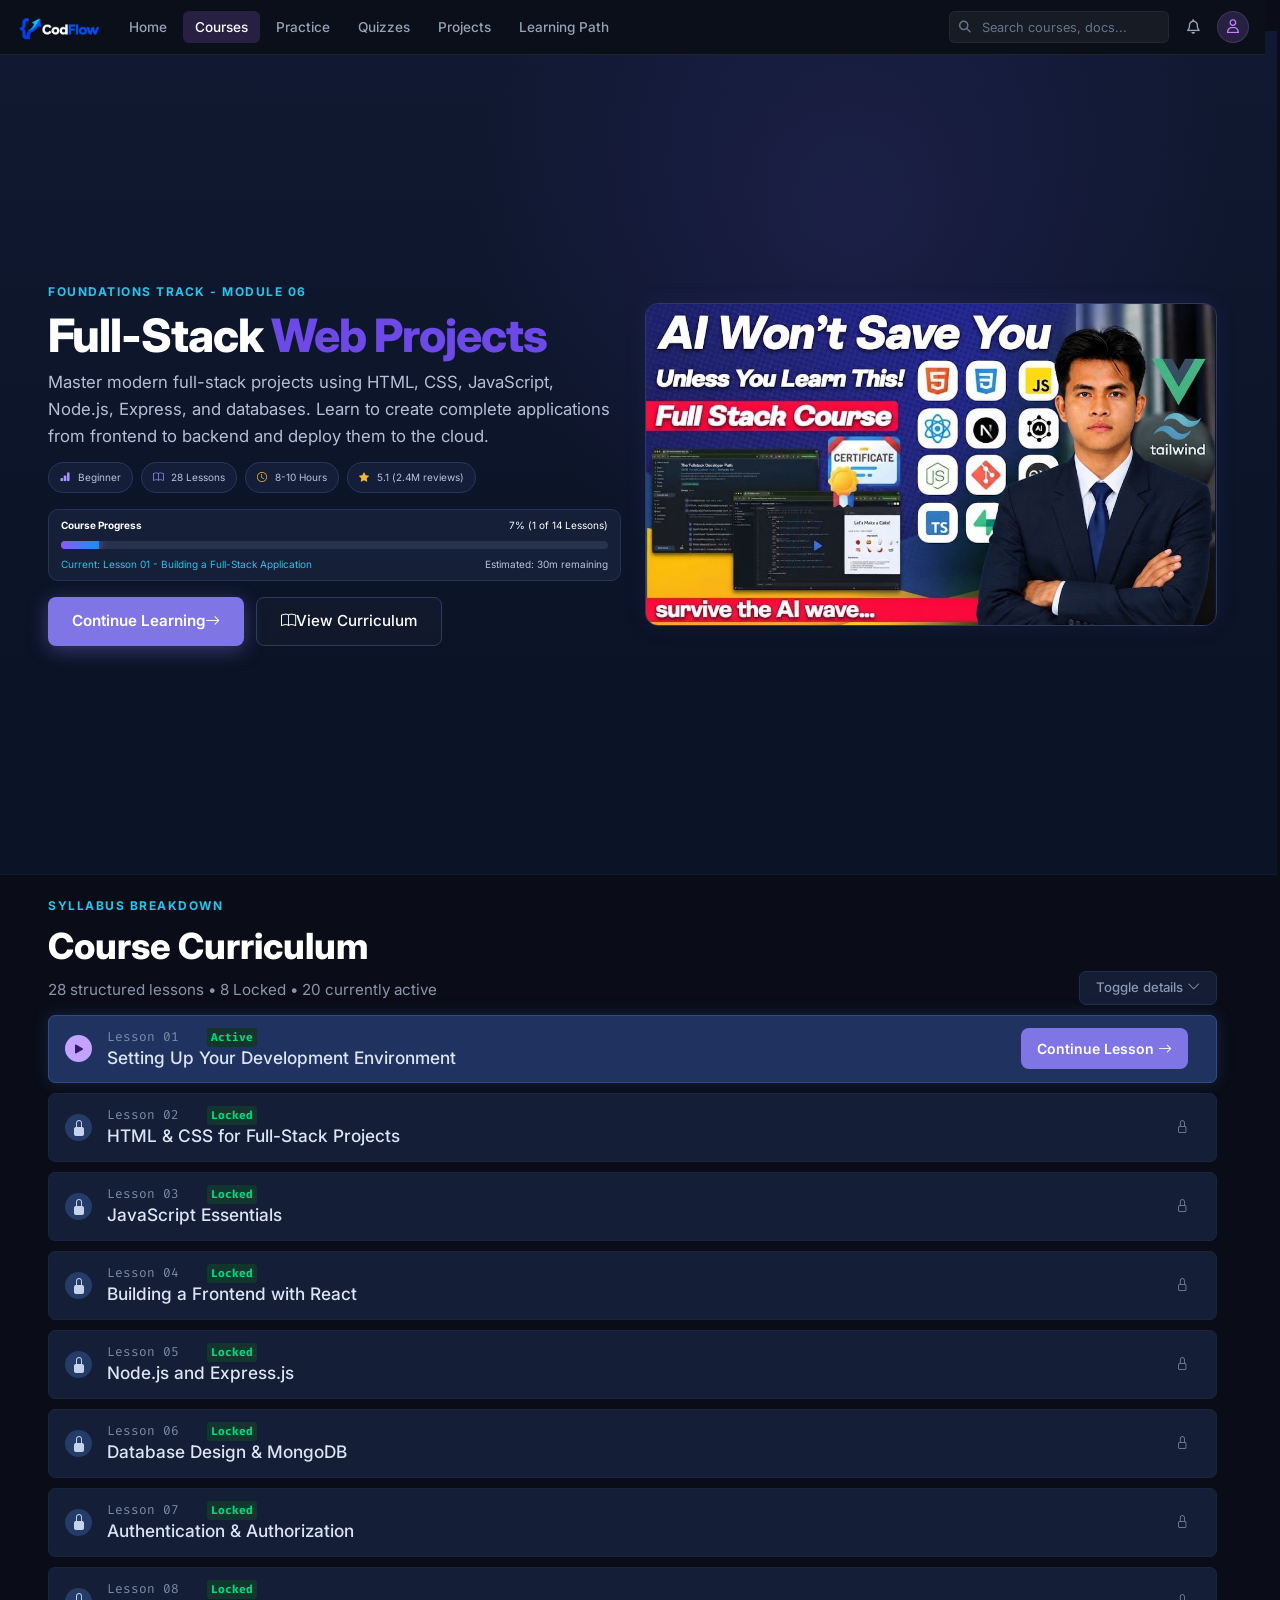
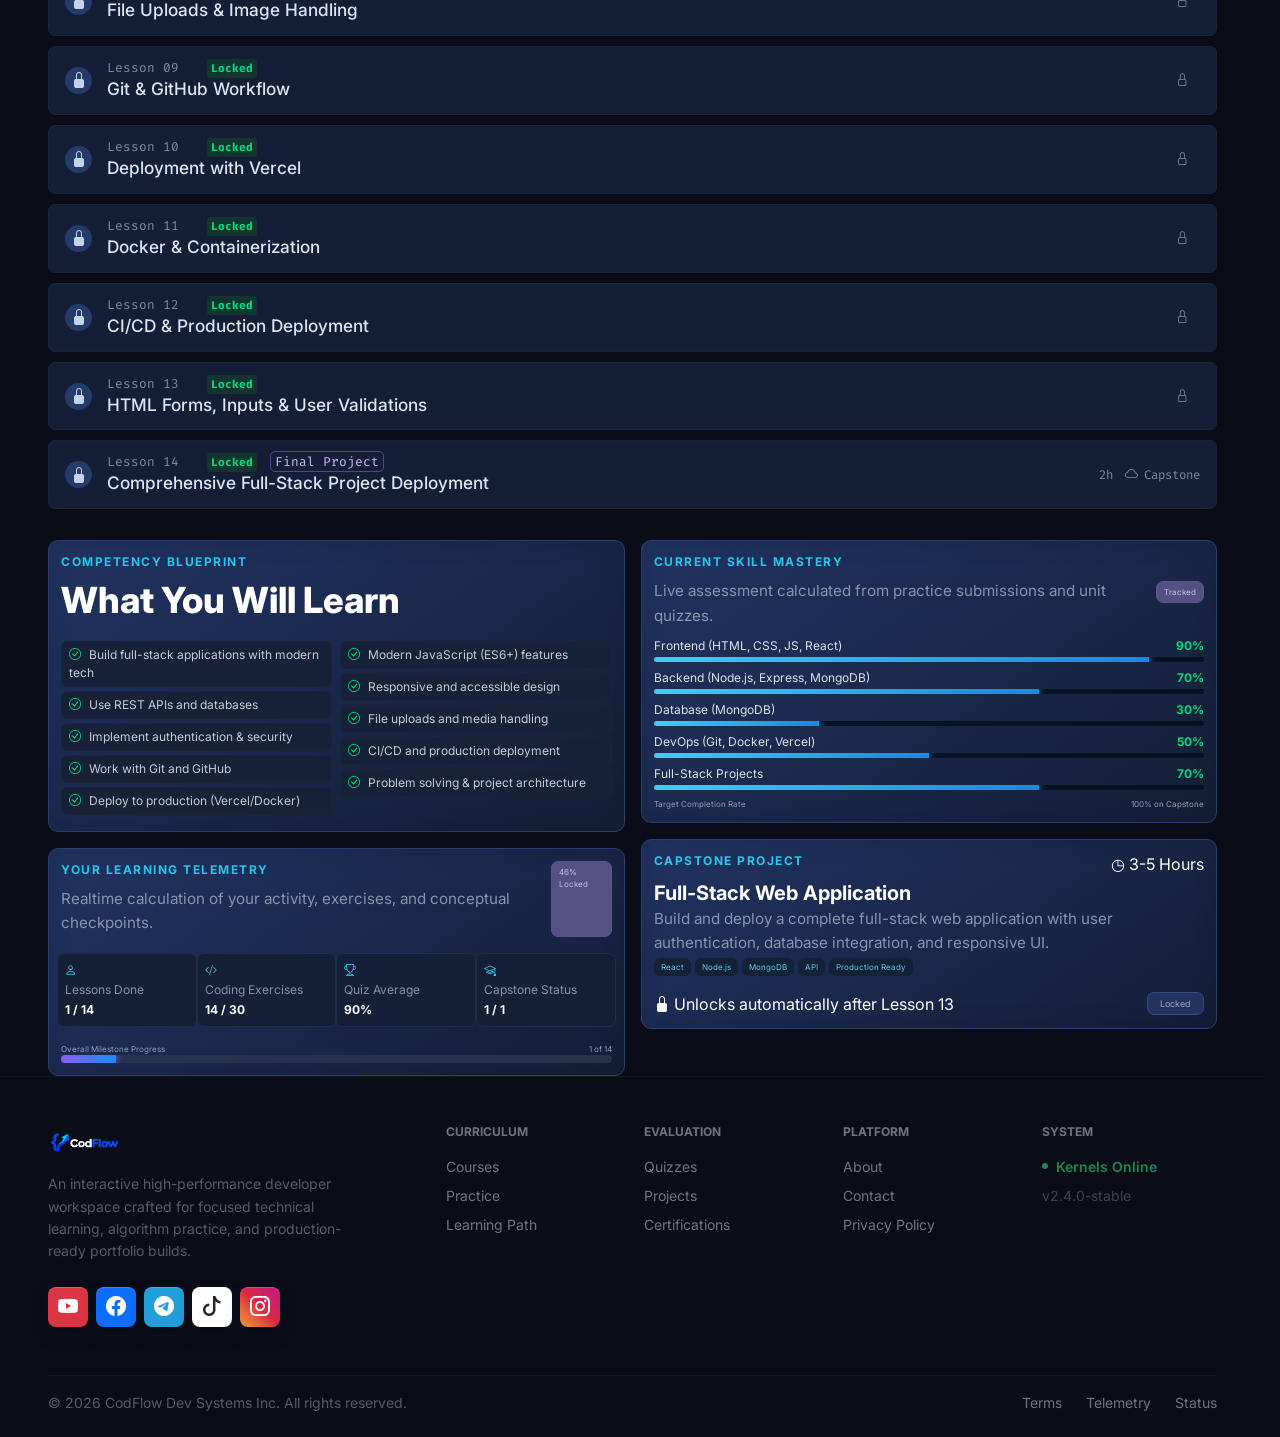
<file: page/full-stack.html>
<!DOCTYPE html>
<html lang="en">

<head>
    <meta charset="UTF-8" />
    <meta name="viewport" content="width=device-width, initial-scale=1.0" />
    <title>CodFlow - Learn to Code</title>
    <meta name="description"
        content="CodFlow helps you learn to code with interactive lessons, practice, and real-world projects." />
    <meta property="og:title" content="CodFlow - Learn to Code" />
    <meta property="og:description" content="Interactive coding lessons, projects, and practice in one platform." />
    <meta property="og:image" content="img/codflow.png" />
    <link rel="icon" type="image/png" href="../img/codflow.png" />

    <!-- Bootstrap 5 CSS -->
    <link href="https://cdn.jsdelivr.net/npm/bootstrap@5.3.2/dist/css/bootstrap.min.css" rel="stylesheet" />

    <!-- FontAwesome Icons -->
    <link rel="stylesheet" href="https://cdnjs.cloudflare.com/ajax/libs/font-awesome/6.4.2/css/all.min.css" />

    <!-- Bootstrap Icons -->
    <link rel="stylesheet" href="https://cdn.jsdelivr.net/npm/bootstrap-icons@1.11.3/font/bootstrap-icons.min.css" />

    <!-- Google Fonts (Inter & Fira Code) -->
    <link
        href="https://fonts.googleapis.com/css2?family=Inter:wght@400;500;600;700;800&family=Fira+Code:wght@400;500&display=swap"
        rel="stylesheet" />

    <!-- Custom CSS File -->
    <link rel="stylesheet" href="../css/full-stack.css" />
</head>

<body>

    <nav class="navbar-sticky navbar navbar-expand-lg navbar-dark bg-dark-custom py-2">
        <div class="container-fluid px-3">
            <!-- Brand Logo -->
            <a class="navbar-brand me-3 py-0" href="#" aria-label="CodFlow home">
                <img src="../img/logo.png" alt="CodFlow logo" class="brand-logo" />
            </a>

            <!-- Mobile Toggler -->
            <button class="navbar-toggler border-0 p-1" type="button" data-bs-toggle="collapse"
                data-bs-target="#navbarNav">
                <span class="navbar-toggler-icon small"></span>
            </button>

            <!-- Collapsible Menu -->
            <div class="collapse navbar-collapse" id="navbarNav">
                <ul class="navbar-nav me-auto mb-2 mb-lg-0 gap-1 align-items-center">
                    <li class="nav-item">
                        <a class="nav-link custom-nav-link " href="../index.html">Home</a>
                    </li>
                    <li class="nav-item">
                        <a class="nav-link custom-nav-link active" href="#">Courses</a>
                    </li>
                    <li class="nav-item">
                        <a class="nav-link custom-nav-link" href="#">Practice</a>
                    </li>
                    <li class="nav-item">
                        <a class="nav-link custom-nav-link" href="#">Quizzes</a>
                    </li>
                    <li class="nav-item">
                        <a class="nav-link custom-nav-link" href="#">Projects</a>
                    </li>
                    <li class="nav-item">
                        <a class="nav-link custom-nav-link" href="#">Learning Path</a>
                    </li>
                </ul>
                <!-- Right Controls -->
                <div class="d-flex align-items-center gap-2 mt-2 mt-lg-0">
                    <!-- Compact Search Input -->
                    <div class="search-box position-relative">
                        <i class="fa-solid fa-magnifying-glass search-icon"></i>
                        <input type="text" class="form-control form-control-sm compact-search"
                            placeholder="Search courses, docs..." />
                        <!-- <span class="kbd-shortcut">⌘K</span> -->
                    </div>

                    <!-- Notification Button -->
                    <button class="icon-btn" type="button" aria-label="Notifications">
                        <i class="fa-regular fa-bell"></i>
                    </button>

                    <!-- Profile Avatar -->
                    <a href="../page/profile.html" class="profile-avatar-btn" aria-label="User Profile">
                        <i class="fa-regular fa-user"></i>
                    </a>
                </div>
            </div>
        </div>
    </nav>
    <!-- ================= HERO ================= -->
    <section class="hero-section row g-4 px-4 px-lg-5 align-items-center">
        <div class="col-lg-6 ">
            <div class="eyebrow">FOUNDATIONS TRACK - MODULE 06</div>
            <h1>Full-Stack <span>Web Projects</span></h1>
            <p class="hero-text">
                Master modern full-stack
                projects using HTML, CSS, JavaScript, Node.js, Express, and databases.
                Learn to create complete applications from frontend to backend
                and deploy them to the cloud.
            </p>

            <div class="stats-row d-flex flex-wrap gap-2">
                <div class="stat-pill"><i class="bi bi-bar-chart-fill"></i> Beginner</div>
                <div class="stat-pill"><i class="bi bi-book"></i> 28 Lessons</div>
                <div class="stat-pill"><i class="bi bi-clock"></i> 8-10 Hours</div>
                <div class="stat-pill"><i class="bi bi-star-fill"></i> 5.1 (2.4M reviews)</div>
            </div>

            <div class="progress-card mt-3">
                <div class="d-flex justify-content-between">
                    <strong>Course Progress</strong>
                    <span>7% (1 of 14 Lessons)</span>
                </div>
                <div class="progress mt-2">
                    <div class="progress-bar" style="width:7%"></div>
                </div>
                <div class="progress-info mt-2">
                    <span>Current: Lesson 01 - Building a Full-Stack Application</span>
                    <span>Estimated: 30m remaining</span>
                </div>
            </div>

            <div class="hero-buttons mt-3">
                <a href="#lesson-lists" class="btn btn-primary-glow">
                    Continue Learning <i class="bi bi-arrow-right"></i>
                </a>
                <a href="#" class="btn btn-outline-glow">
                    <i class="bi bi-book"></i> View Curriculum
                </a>
            </div>
        </div>

        <div class="col-lg-6">
            <div class="course-art">
                <div class="art-top">
                    <img src="../img/full-stack.jpg" alt="">
                </div>
            </div>
        </div>
    </section>

    <!-- ================= CURRICULUM ================= -->
    <section class="content-section px-4 px-lg-5">
        <div id="lesson-lists" class="eyebrow">SYLLABUS BREAKDOWN</div>
        <div class="section-heading d-flex justify-content-between align-items-end">
            <div>
                <h2>Course Curriculum</h2>
                <p>28 structured lessons • 8 Locked • 20 currently active</p>
            </div>
            <button class="toggle-btn">Toggle details <i class="bi bi-chevron-down"></i></button>
        </div>

        <div class="lesson-list">

            <div class="lesson active-lesson">
                <div class="lesson-status play"><i class="bi bi-play-fill"></i></div>
                <div class="lesson-main">
                    <small>Lesson 01 &nbsp; <b>Active</b></small>
                    <div>Setting Up Your Development Environment</div>
                </div>
                <button class="continue-btn">Continue Lesson <i class="bi bi-arrow-right"></i></button>
            </div>

            <div class="lesson locked">
                <div class="lesson-status"><i class="bi bi-lock-fill"></i></div>
                <div class="lesson-main">
                    <small>Lesson 02 &nbsp; <b>Locked</b></small>
                    <div>HTML &amp; CSS for Full-Stack Projects</div>
                </div>
                <span class="status-icon"><i class="bi bi-lock"></i></span>
            </div>

            <div class="lesson locked">
                <div class="lesson-status"><i class="bi bi-lock-fill"></i></div>
                <div class="lesson-main">
                    <small>Lesson 03 &nbsp; <b>Locked</b></small>
                    <div>JavaScript Essentials</div>
                </div>
                <span class="status-icon"><i class="bi bi-lock"></i></span>
            </div>

            <div class="lesson locked">
                <div class="lesson-status"><i class="bi bi-lock-fill"></i></div>
                <div class="lesson-main">
                    <small>Lesson 04 &nbsp; <b>Locked</b></small>
                    <div>Building a Frontend with React</div>
                </div>
                <span class="status-icon"><i class="bi bi-lock"></i></span>
            </div>

            <div class="lesson locked">
                <div class="lesson-status"><i class="bi bi-lock-fill"></i></div>
                <div class="lesson-main">
                    <small>Lesson 05 &nbsp; <b>Locked</b></small>
                    <div>Node.js and Express.js</div>
                </div>
                <span class="status-icon"><i class="bi bi-lock"></i></span>
            </div>

            <div class="lesson locked">
                <div class="lesson-status"><i class="bi bi-lock-fill"></i></div>
                <div class="lesson-main"><small>Lesson 06 &nbsp; <b>Locked</b></small>
                    <div>Database Design &amp; MongoDB</div>
                </div>
                <span class="status-icon"><i class="bi bi-lock"></i></span>
            </div>

            <div class="lesson locked">
                <div class="lesson-status"><i class="bi bi-lock-fill"></i></div>
                <div class="lesson-main"><small>Lesson 07 &nbsp; <b>Locked</b></small>
                    <div>Authentication &amp; Authorization</div>
                </div>
                <span class="status-icon"><i class="bi bi-lock"></i></span>
            </div>

            <div class="lesson locked">
                <div class="lesson-status"><i class="bi bi-lock-fill"></i></div>
                <div class="lesson-main"><small>Lesson 08 &nbsp; <b>Locked</b></small>
                    <div>File Uploads &amp; Image Handling</div>
                </div>
                <span class="status-icon"><i class="bi bi-lock"></i></span>
            </div>

            <div class="lesson locked">
                <div class="lesson-status"><i class="bi bi-lock-fill"></i></div>
                <div class="lesson-main"><small>Lesson 09 &nbsp; <b>Locked</b></small>
                    <div>Git &amp; GitHub Workflow</div>
                </div>
                <span class="status-icon"><i class="bi bi-lock"></i></span>
            </div>

            <div class="lesson locked">
                <div class="lesson-status"><i class="bi bi-lock-fill"></i></div>
                <div class="lesson-main"><small>Lesson 10 &nbsp; <b>Locked</b></small>
                    <div>Deployment with Vercel</div>
                </div>
                <span class="status-icon"><i class="bi bi-lock"></i></span>
            </div>

            <div class="lesson locked">
                <div class="lesson-status"><i class="bi bi-lock-fill"></i></div>
                <div class="lesson-main"><small>Lesson 11 &nbsp; <b>Locked</b></small>
                    <div>Docker &amp; Containerization</div>
                </div>
                <span class="status-icon"><i class="bi bi-lock"></i></span>
            </div>

            <div class="lesson locked">
                <div class="lesson-status"><i class="bi bi-lock-fill"></i></div>
                <div class="lesson-main"><small>Lesson 12 &nbsp; <b>Locked</b></small>
                    <div>CI/CD &amp; Production Deployment</div>
                </div>
                <span class="status-icon"><i class="bi bi-lock"></i></span>
            </div>

            <div class="lesson locked">
                <div class="lesson-status"><i class="bi bi-lock-fill"></i></div>
                <div class="lesson-main"><small>Lesson 13 &nbsp; <b>Locked</b></small>
                    <div>HTML Forms, Inputs &amp; User Validations</div>
                </div>
                <span class="status-icon"><i class="bi bi-lock"></i></span>
            </div>

            <div class="lesson locked capstone">
                <div class="lesson-status"><i class="bi bi-lock-fill"></i></div>
                <div class="lesson-main"><small>Lesson 14 &nbsp; <b>Locked</b> <em>Final Project</em></small>
                    <div>Comprehensive Full-Stack Project Deployment</div>
                </div>
                <span>2h</span><span class="capstone-label"><i class="bi bi-cloud"></i> Capstone</span>
            </div>
        </div>
    </section>

    <!-- ================= BOTTOM DASHBOARD ================= -->
    <section class="row g-3 bottom-grid px-4 px-lg-5">

        <div class="col-lg-6">
            <div class="dashboard-card">
                <div class="eyebrow">COMPETENCY BLUEPRINT</div>
                <h2>What You Will Learn</h2>

                <div class="row g-2 mt-2">
                    <div class="col-md-6">
                        <div class="check-item"><i class="bi bi-check-circle"></i> Build full-stack applications with
                            modern tech</div>
                        <div class="check-item"><i class="bi bi-check-circle"></i> Use REST APIs and databases</div>
                        <div class="check-item"><i class="bi bi-check-circle"></i> Implement authentication &amp;
                            security</div>
                        <div class="check-item"><i class="bi bi-check-circle"></i> Work with Git and GitHub</div>
                        <div class="check-item"><i class="bi bi-check-circle"></i> Deploy to production (Vercel/Docker)
                        </div>
                    </div>
                    <div class="col-md-6">
                        <div class="check-item"><i class="bi bi-check-circle"></i> Modern JavaScript (ES6+) features
                        </div>
                        <div class="check-item"><i class="bi bi-check-circle"></i> Responsive and accessible design
                        </div>
                        <div class="check-item"><i class="bi bi-check-circle"></i> File uploads and media handling</div>
                        <div class="check-item"><i class="bi bi-check-circle"></i> CI/CD and production deployment</div>
                        <div class="check-item"><i class="bi bi-check-circle"></i> Problem solving &amp; project
                            architecture</div>
                    </div>
                </div>
            </div>

            <div class="dashboard-card telemetry mt-3">
                <div class="d-flex justify-content-between">
                    <div>
                        <div class="eyebrow">YOUR LEARNING TELEMETRY</div>
                        <p>Realtime calculation of your activity, exercises, and conceptual checkpoints.</p>
                    </div>
                    <span class="percentage">46% Locked</span>
                </div>

                <div class="row g-2 mt-2">
                    <div class="col-6 col-md-3 metric"><i class="bi bi-person"></i><small>Lessons Done</small><strong>1
                            / 14</strong></div>
                    <div class="col-6 col-md-3 metric"><i class="bi bi-code-slash"></i><small>Coding
                            Exercises</small><strong>14 / 30</strong></div>
                    <div class="col-6 col-md-3 metric"><i class="bi bi-trophy"></i><small>Quiz
                            Average</small><strong>90%</strong></div>
                    <div class="col-6 col-md-3 metric"><i class="bi bi-mortarboard"></i><small>Capstone
                            Status</small><strong>1 / 1</strong></div>
                </div>

                <div class="mt-3 small-label">Overall Milestone Progress <span>1 of 14</span></div>
                <div class="progress">
                    <div class="progress-bar" style="width:10%"></div>
                </div>
            </div>
        </div>

        <div class="col-lg-6">
            <div class="dashboard-card">
                <div class="d-flex justify-content-between align-items-center">
                    <div>
                        <div class="eyebrow">CURRENT SKILL MASTERY</div>
                        <p>Live assessment calculated from practice submissions and unit quizzes.</p>
                    </div>
                    <span class="tracked">Tracked</span>
                </div>

                <div class="skill"><span>Frontend (HTML, CSS, JS, React)</span><b>90%</b>
                    <div class="skill-bar"><i style="width:90%"></i></div>
                </div>
                <div class="skill"><span>Backend (Node.js, Express, MongoDB)</span><b>70%</b>
                    <div class="skill-bar"><i style="width:70%"></i></div>
                </div>
                <div class="skill"><span>Database (MongoDB)</span><b>30%</b>
                    <div class="skill-bar"><i style="width:30%"></i></div>
                </div>
                <div class="skill"><span>DevOps (Git, Docker, Vercel)</span><b>50%</b>
                    <div class="skill-bar"><i style="width:50%"></i></div>
                </div>
                <div class="skill"><span>Full-Stack Projects</span><b>70%</b>
                    <div class="skill-bar"><i style="width:70%"></i></div>
                </div>

                <div class="small-label mt-2">Target Completion Rate <span>100% on Capstone</span></div>
            </div>

            <div class="dashboard-card capstone-card mt-3">
                <div class="d-flex justify-content-between">
                    <span class="capstone-title">Capstone Project</span>
                    <span>◷ 3-5 Hours</span>
                </div>
                <h3>Full-Stack Web Application</h3>
                <p>Build and deploy a complete full-stack web application with user authentication, database
                    integration, and responsive UI.</p>
                <div class="tech-tags">
                    <span>React</span><span>Node.js</span><span>MongoDB</span><span>API</span><span>Production
                        Ready</span>
                </div>
                <div class="d-flex justify-content-between align-items-center mt-3">
                    <span><i class="bi bi-lock-fill"></i> Unlocks automatically after Lesson 13</span>
                    <button class="locked-btn">Locked</button>
                </div>
            </div>
        </div>
    </section>

    <!-- FOOTER COMPONENT -->
    <footer class="bg-dark-footer text-secondary pt-5 pb-4 border-top border-secondary border-opacity-10">
        <div class="container-fluid px-lg-5">
            <div class="row g-4 mb-5">

                <!-- Left Branding & Info Column -->
                <div class="col-lg-4 col-md-12 pe-lg-5">
                    <!-- Logo Image Placeholder -->
                    <div class="mb-3">
                        <img src="../img/logo.png" alt="CodFlow Logo" class="img-fluid" style="height: 32px;">
                    </div>

                    <!-- Description -->
                    <p class="small text-secondary mb-4 opacity-75" style="max-width: 320px; line-height: 1.6;">
                        An interactive high-performance developer workspace crafted for focused technical learning,
                        algorithm practice, and production-ready portfolio builds.
                    </p>

                    <!-- Social Media Buttons -->
                    <div class="d-flex gap-2">
                        <!-- YouTube -->
                        <a href="#"
                            class="btn btn-social bg-danger text-white rounded-3 d-inline-flex align-items-center justify-content-center"
                            style="width: 40px; height: 40px;">
                            <i class="bi bi-youtube fs-5"></i>
                        </a>
                        <!-- Facebook -->
                        <a href="#"
                            class="btn btn-social bg-primary text-white rounded-3 d-inline-flex align-items-center justify-content-center"
                            style="width: 40px; height: 40px;">
                            <i class="bi bi-facebook fs-5"></i>
                        </a>
                        <!-- Telegram -->
                        <a href="#"
                            class="btn btn-social text-white rounded-3 d-inline-flex align-items-center justify-content-center"
                            style="width: 40px; height: 40px; background-color: #229ED9;">
                            <i class="bi bi-telegram fs-5"></i>
                        </a>
                        <!-- TikTok -->
                        <a href="#"
                            class="btn btn-social bg-white text-dark rounded-3 d-inline-flex align-items-center justify-content-center"
                            style="width: 40px; height: 40px;">
                            <i class="bi bi-tiktok fs-5"></i>
                        </a>
                        <!-- Instagram -->
                        <a href="#"
                            class="btn btn-social text-white rounded-3 d-inline-flex align-items-center justify-content-center"
                            style="width: 40px; height: 40px; background: linear-gradient(45deg, #f09433 0%, #e6683c 25%, #dc2743 50%, #cc2366 75%, #bc1888 100%);">
                            <i class="bi bi-instagram fs-5"></i>
                        </a>
                    </div>
                </div>

                <!-- Right Links Columns Container -->
                <div class="col-lg-8 col-md-12">
                    <div class="row g-4">

                        <!-- Curriculum Links -->
                        <div class="col-6 col-sm-3">
                            <h6 class="text-uppercase small fw-bold text-secondary mb-3 tracking-wider"
                                style="font-size: 0.75rem;">
                                Curriculum</h6>
                            <ul class="list-unstyled d-flex flex-column gap-2 small">
                                <li><a href="#" class="text-secondary text-decoration-none hover-white">Courses</a></li>
                                <li><a href="#" class="text-secondary text-decoration-none hover-white">Practice</a>
                                </li>
                                <li><a href="#" class="text-secondary text-decoration-none hover-white">Learning
                                        Path</a></li>
                            </ul>
                        </div>


                        <!-- Evaluation Links -->
                        <div class="col-6 col-sm-3">
                            <h6 class="text-uppercase small fw-bold text-secondary mb-3 tracking-wider"
                                style="font-size: 0.75rem;">
                                Evaluation</h6>
                            <ul class="list-unstyled d-flex flex-column gap-2 small">
                                <li><a href="#" class="text-secondary text-decoration-none hover-white">Quizzes</a></li>
                                <li><a href="#" class="text-secondary text-decoration-none hover-white">Projects</a>
                                </li>
                                <li><a href="#"
                                        class="text-secondary text-decoration-none hover-white">Certifications</a></li>
                            </ul>
                        </div>

                        <!-- Platform Links -->
                        <div class="col-6 col-sm-3">
                            <h6 class="text-uppercase small fw-bold text-secondary mb-3 tracking-wider"
                                style="font-size: 0.75rem;">
                                Platform</h6>
                            <ul class="list-unstyled d-flex flex-column gap-2 small">
                                <li><a href="#" class="text-secondary text-decoration-none hover-white">About</a></li>
                                <li><a href="#" class="text-secondary text-decoration-none hover-white">Contact</a></li>
                                <li><a href="#" class="text-secondary text-decoration-none hover-white">Privacy
                                        Policy</a></li>
                            </ul>
                        </div>

                        <!-- System Status -->
                        <div class="col-6 col-sm-3">
                            <h6 class="text-uppercase small fw-bold text-secondary mb-3 tracking-wider"
                                style="font-size: 0.75rem;">
                                System</h6>
                            <ul class="list-unstyled d-flex flex-column gap-2 small">
                                <li class="d-flex align-items-center gap-2">
                                    <span class="d-inline-block rounded-circle bg-success"
                                        style="width: 6px; height: 6px;"></span>
                                    <span class="text-success fw-semibold">Kernels Online</span>
                                </li>
                                <li class="text-secondary opacity-50">v2.4.0-stable</li>
                            </ul>
                        </div>

                    </div>
                </div>

            </div>

            <!-- Bottom Copyright & Footer Links -->
            <div
                class="pt-3 border-top border-secondary border-opacity-10 d-flex flex-column flex-sm-row justify-content-between align-items-center gap-2 small">
                <span class="text-secondary opacity-75">&copy; 2026 CodFlow Dev Systems Inc. All rights reserved.</span>
                <div class="d-flex gap-4">
                    <a href="#" class="text-secondary text-decoration-none hover-white">Terms</a>
                    <a href="#" class="text-secondary text-decoration-none hover-white">Telemetry</a>
                    <a href="#" class="text-secondary text-decoration-none hover-white">Status</a>
                </div>
            </div>
        </div>
    </footer>

    <script src="https://cdn.jsdelivr.net/npm/bootstrap@5.3.3/dist/js/bootstrap.bundle.min.js"></script>
</body>

</html>
</file>
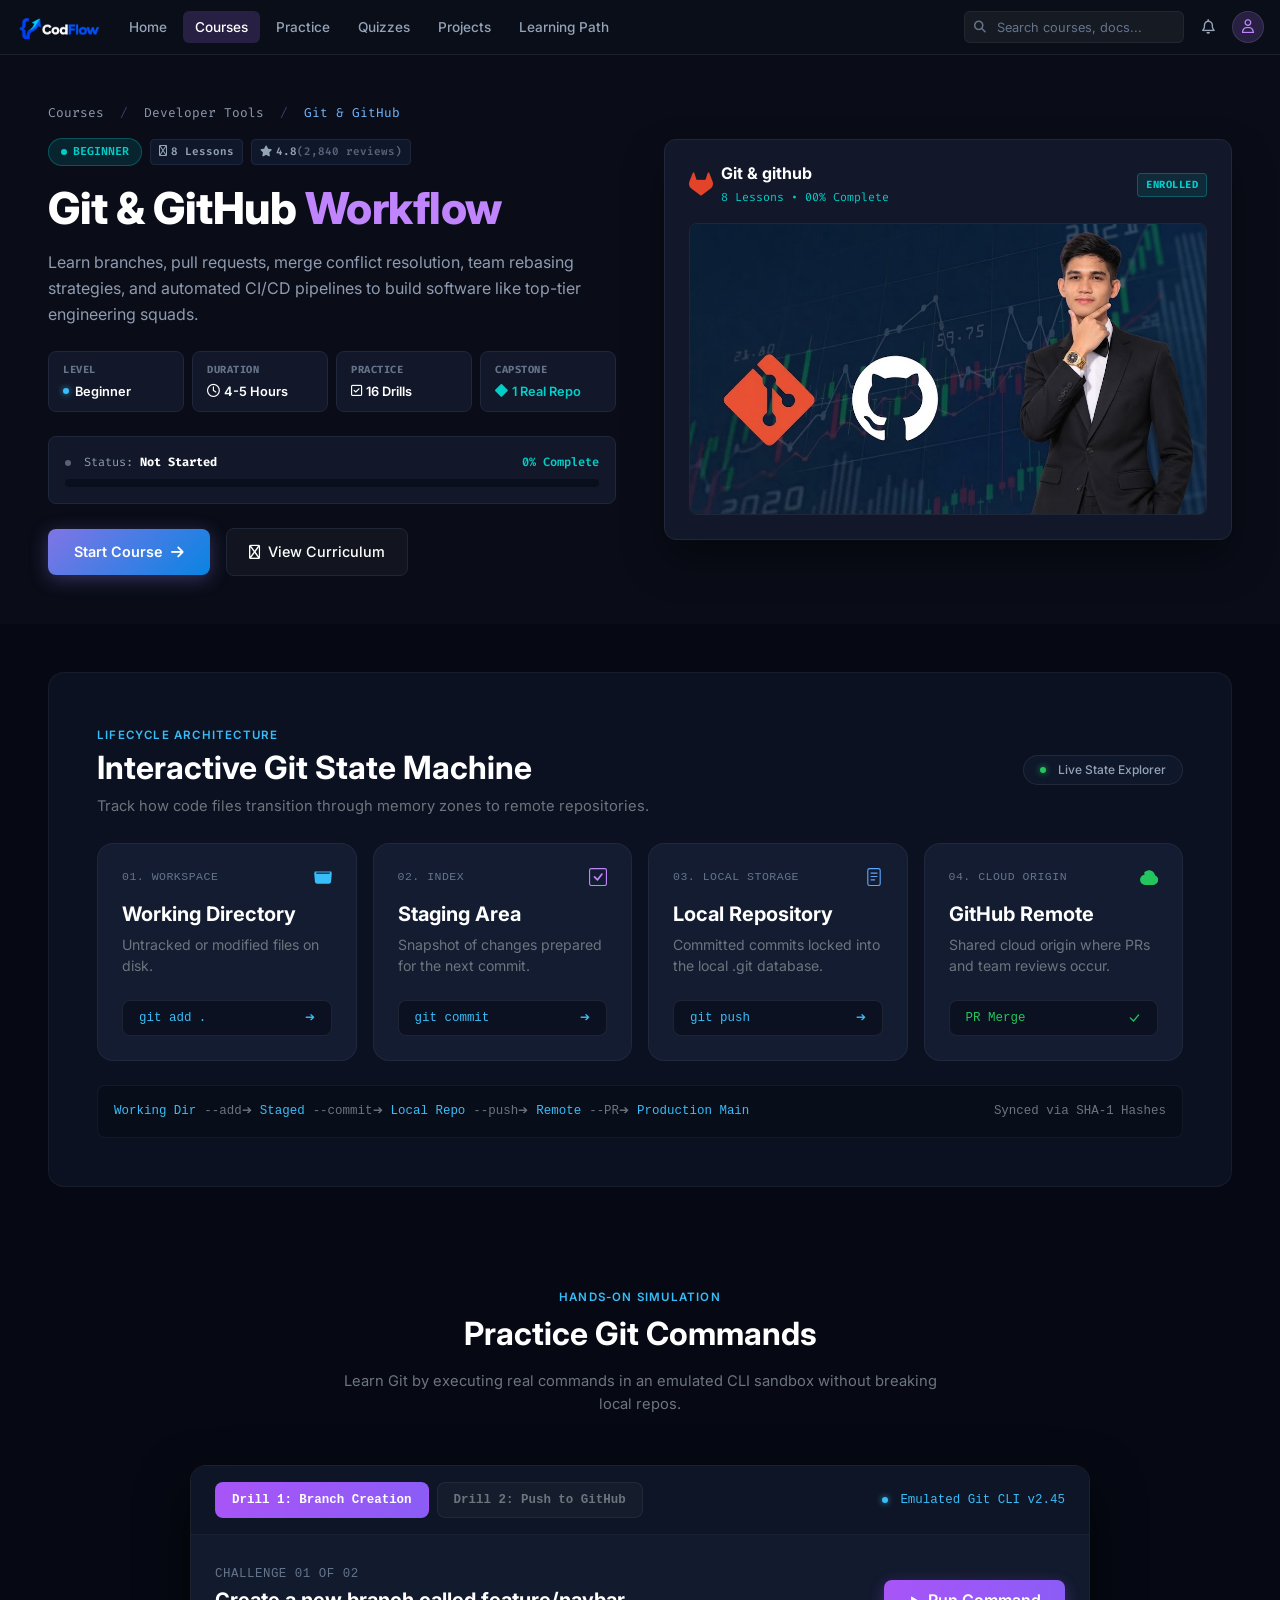
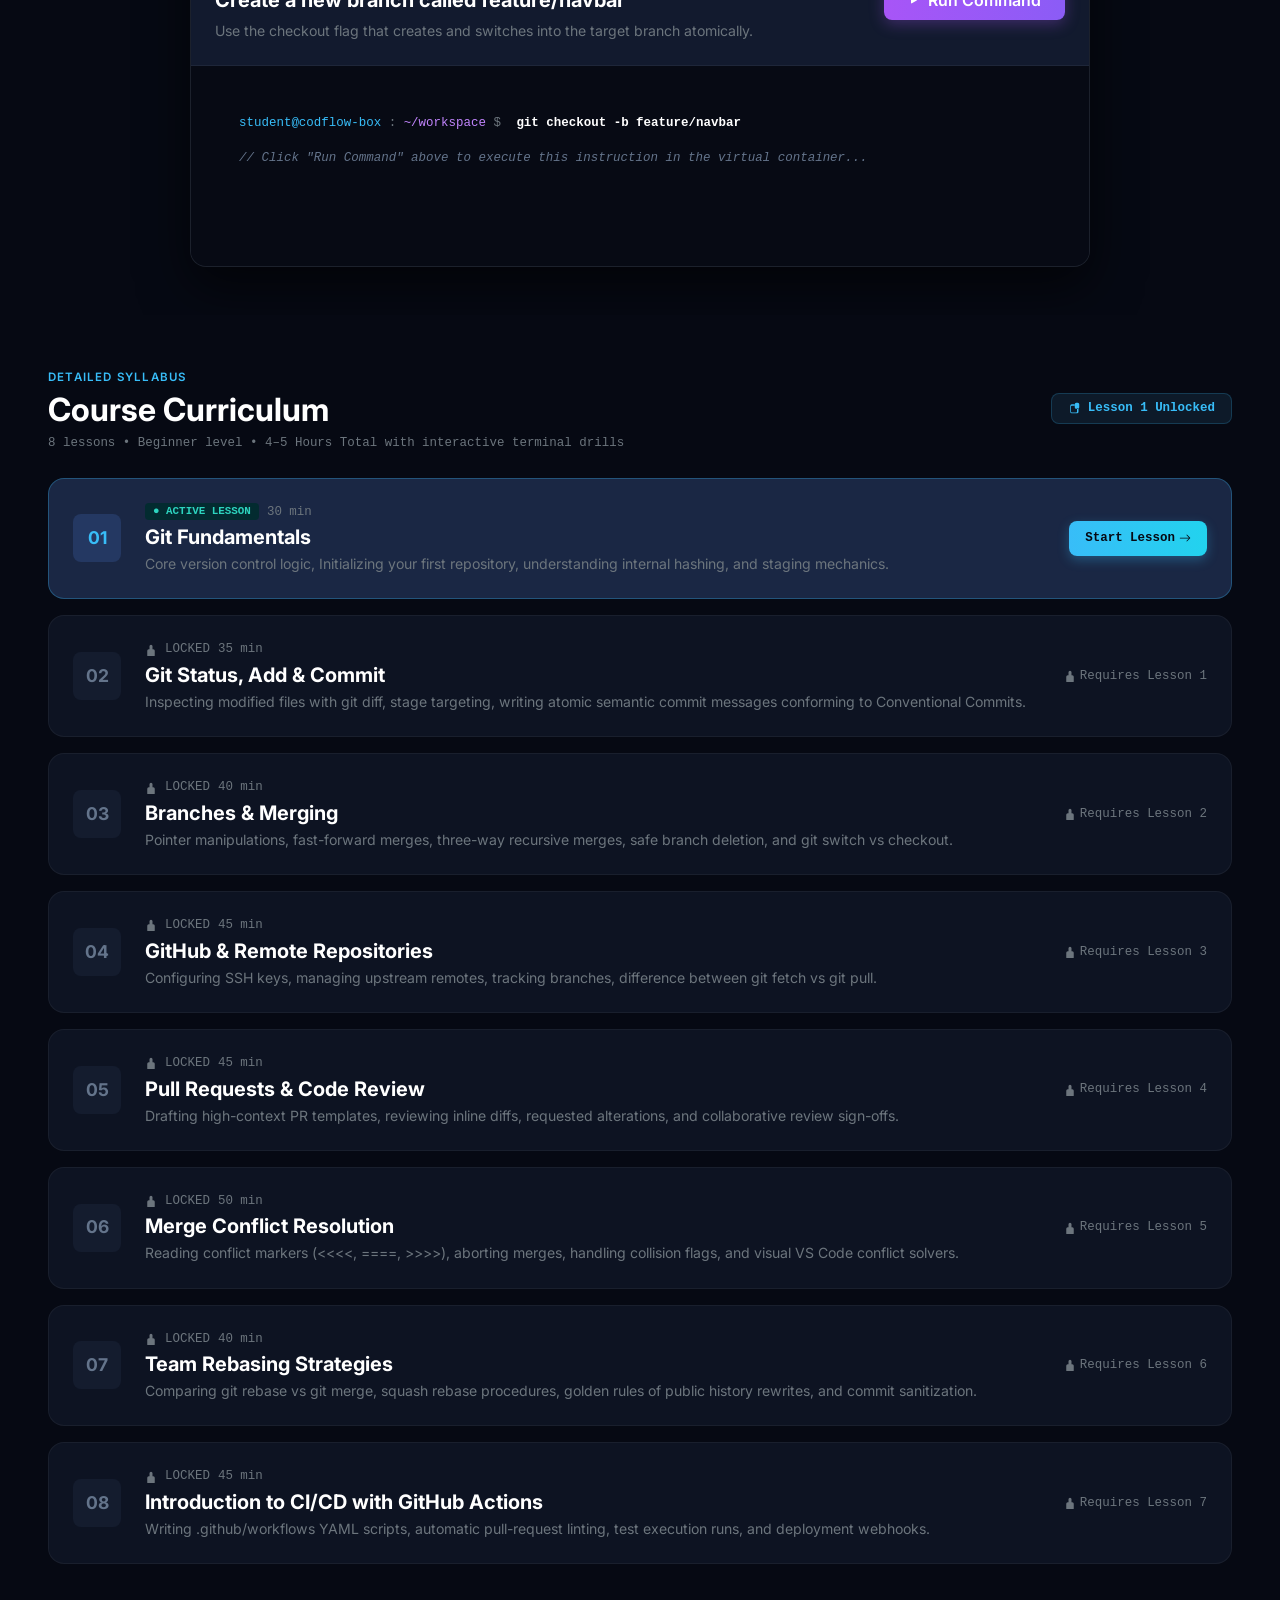
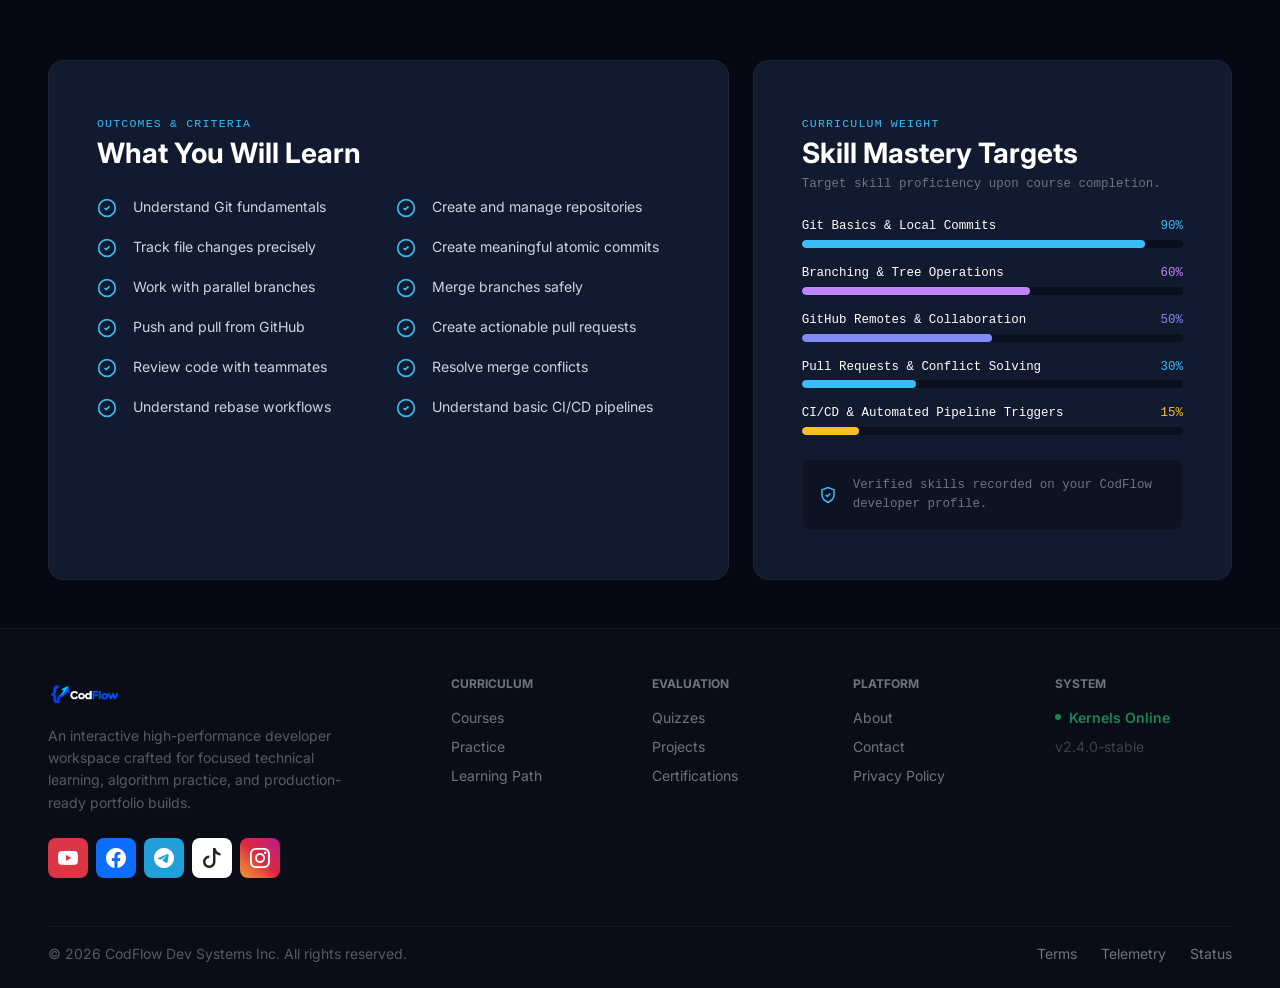
<file: page/git&github-course.html>
<!DOCTYPE html>
<html lang="en">

<head>
  <meta charset="UTF-8" />
  <meta name="viewport" content="width=device-width, initial-scale=1.0" />
  <title>CodFlow - Learn to Code</title>
  <meta name="description"
    content="CodFlow helps you learn to code with interactive lessons, practice, and real-world projects." />
  <meta property="og:title" content="CodFlow - Learn to Code" />
  <meta property="og:description" content="Interactive coding lessons, projects, and practice in one platform." />
  <meta property="og:image" content="../img/codflow.png" />
  <link rel="icon" type="image/png" href="../img/codflow.png" />

  <!-- Bootstrap 5 CSS -->
  <link href="https://cdn.jsdelivr.net/npm/bootstrap@5.3.2/dist/css/bootstrap.min.css" rel="stylesheet" />

  <!-- FontAwesome Icons -->
  <link rel="stylesheet" href="https://cdnjs.cloudflare.com/ajax/libs/font-awesome/6.4.2/css/all.min.css" />

  <!-- Google Fonts (Inter & Fira Code) -->
  <link
    href="https://fonts.googleapis.com/css2?family=Inter:wght@400;500;600;700;800&family=Fira+Code:wght@400;500&display=swap"
    rel="stylesheet" />

  <link rel="stylesheet" href="https://cdn.jsdelivr.net/npm/bootstrap-icons@1.11.3/font/bootstrap-icons.min.css">

  <!-- Custom CSS File -->
  <link rel="stylesheet" href="../css/git&github-course.css" />
</head>

<body>

  <nav class="navbar navbar-expand-lg navbar-dark bg-dark-custom py-2">
    <div class="container-fluid px-3">
      <!-- Brand Logo -->
      <a class="navbar-brand me-3 py-0" href="#" aria-label="CodFlow home">
        <img src="../img/logo.png" alt="CodFlow logo" class="brand-logo" />
      </a>

      <!-- Mobile Toggler -->
      <button class="navbar-toggler border-0 p-1" type="button" data-bs-toggle="collapse" data-bs-target="#navbarNav">
        <span class="navbar-toggler-icon small"></span>
      </button>

      <!-- Collapsible Menu -->
      <div class="collapse navbar-collapse" id="navbarNav">
        <ul class="navbar-nav me-auto mb-2 mb-lg-0 gap-1 align-items-center">
          <li class="nav-item">
            <a class="nav-link custom-nav-link " href="../index.html">Home</a>
          </li>
          <li class="nav-item">
            <a class="nav-link custom-nav-link active" href="#">Courses</a>
          </li>
          <li class="nav-item">
            <a class="nav-link custom-nav-link" href="#">Practice</a>
          </li>
          <li class="nav-item">
            <a class="nav-link custom-nav-link" href="#">Quizzes</a>
          </li>
          <li class="nav-item">
            <a class="nav-link custom-nav-link" href="#">Projects</a>
          </li>
          <li class="nav-item">
            <a class="nav-link custom-nav-link" href="#">Learning Path</a>
          </li>
        </ul>

        <!-- Right Controls -->
        <div class="d-flex align-items-center gap-2 mt-2 mt-lg-0">
          <!-- Compact Search Input -->
          <div class="search-box position-relative">
            <i class="fa-solid fa-magnifying-glass search-icon"></i>
            <input type="text" class="form-control form-control-sm compact-search"
              placeholder="Search courses, docs..." />
            <!-- <span class="kbd-shortcut">⌘K</span> -->
          </div>

          <!-- Notification Button -->
          <button class="icon-btn" type="button" aria-label="Notifications">
            <i class="fa-regular fa-bell"></i>
          </button>

          <!-- Profile Avatar -->
          <a href="../page/profile.html" class="profile-avatar-btn" aria-label="User Profile">
            <i class="fa-regular fa-user"></i>
          </a>
        </div>
      </div>
    </div>
  </nav>




  <section class="git-course-hero-section py-5">
    <div class="container-fluid px-4 px-lg-5">
      <div class="row align-items-center g-5">

        <!-- Left Content Column -->
        <div class="col-lg-6">

          <!-- Breadcrumb Navigation -->
          <nav class="course-breadcrumb mb-3" aria-label="breadcrumb">
            <span class="breadcrumb-item">Courses</span>
            <span class="breadcrumb-separator">/</span>
            <span class="breadcrumb-item">Developer Tools</span>
            <span class="breadcrumb-separator">/</span>
            <span class="breadcrumb-item active">Git &amp; GitHub</span>
          </nav>

          <!-- Metadata Badges Bar -->
          <div class="d-flex flex-wrap align-items-center gap-2 mb-3">
            <span class="badge-pill badge-cyan">
              <span class="dot-indicator"></span> BEGINNER
            </span>
            <span class="badge-pill badge-dark">
              <i class="fa-regular fa-book-open me-1"></i> 8 Lessons
            </span>
            <span class="badge-pill badge-dark text-warning-star">
              <i class="fa-solid fa-star me-1"></i> 4.8 <span class="text-muted-reviews">(2,840 reviews)</span>
            </span>
          </div>

          <!-- Course Title -->
          <h1 class="course-main-title mb-3">
            Git &amp; GitHub <span class="text-purple">Workflow</span>
          </h1>

          <!-- Course Description -->
          <p class="course-main-desc mb-4">
            Learn branches, pull requests, merge conflict resolution, team rebasing strategies, and automated CI/CD
            pipelines to build software like top-tier engineering squads.
          </p>

          <!-- Course Stats Grid Bar -->
          <div class="row g-2 mb-4">
            <div class="col-6 col-sm-3">
              <div class="stat-mini-card">
                <span class="stat-label">LEVEL</span>
                <span class="stat-value"><span class="dot-cyan"></span> Beginner</span>
              </div>
            </div>
            <div class="col-6 col-sm-3">
              <div class="stat-mini-card">
                <span class="stat-label">DURATION</span>
                <span class="stat-value"><i class="fa-regular fa-clock me-1"></i> 4-5 Hours</span>
              </div>
            </div>
            <div class="col-6 col-sm-3">
              <div class="stat-mini-card">
                <span class="stat-label">PRACTICE</span>
                <span class="stat-value"><i class="fa-regular fa-square-check me-1"></i> 16 Drills</span>
              </div>
            </div>
            <div class="col-6 col-sm-3">
              <div class="stat-mini-card">
                <span class="stat-label">CAPSTONE</span>
                <span class="stat-value text-teal"><i class="fa-solid fa-diamond me-1"></i> 1 Real Repo</span>
              </div>
            </div>
          </div>

          <!-- Course Progress Status Bar -->
          <div class="course-status-card p-3 mb-4">
            <div class="d-flex justify-content-between align-items-center mb-2 font-mono">
              <span class="status-label"><span class="dot-grey"></span> Status: <strong class="text-white">Not
                  Started</strong></span>
              <span class="status-percent">0% Complete</span>
            </div>
            <div class="progress custom-progress">
              <div class="progress-bar bg-gradient-purple" style="width: 0%"></div>
            </div>
          </div>

          <!-- Action Buttons -->
          <div class="d-flex flex-wrap align-items-center gap-3">
            <a href="#startcourse" class="btn btn-start-course">
              Start Course <i class="fa-solid fa-arrow-right ms-2"></i>
            </a>
            <a href="#coursecurriculum" class="btn btn-view-curriculum">
              <i class="fa-regular fa-book-open me-2"></i> View Curriculum
            </a>
          </div>

        </div>

        <!-- Right Course Card Preview Column -->
        <div class="col-lg-6">
          <div class="course-preview-card p-4">

            <!-- Card Header Info -->
            <div class="d-flex justify-content-between align-items-center mb-3">
              <div class="d-flex align-items-center gap-2">
                <div class="gitlab-icon-box">
                  <i class="fa-brands fa-gitlab"></i>
                </div>
                <div>
                  <h5 class="preview-title mb-0">Git &amp; github</h5>
                  <span class="preview-subtext">8 Lessons &bull; 00% Complete</span>
                </div>
              </div>
              <span class="enrolled-badge">ENROLLED</span>
            </div>

            <!-- Card Thumbnail Visual -->
            <div class="preview-image-wrapper rounded-3 overflow-hidden position-relative">
              <img src="../img/git github.jpg" alt="Git and GitHub Workflow visual banner"
                class="img-fluid preview-img">
            </div>

          </div>
        </div>

      </div>
    </div>
  </section>



  <section class="git-state-machine py-5">
    <div class="container-fluid px-4 px-lg-5">
      <div class="state-container p-4 p-xl-5 rounded-4">

        <!-- Top Header -->
        <div
          class="d-flex flex-column flex-md-row justify-content-between align-items-start align-items-md-center mb-4 gap-3">
          <div>
            <span class="sub-heading text-uppercase fw-semibold tracking-wider">LIFECYCLE ARCHITECTURE</span>
            <h2 class="section-title fw-bold text-white mt-1 mb-2">Interactive Git State Machine</h2>
            <p class="section-desc text-secondary mb-0">
              Track how code files transition through memory zones to remote repositories.
            </p>
          </div>
          <div class="badge badge-live d-inline-flex align-items-center gap-2 px-3 py-2 rounded-pill">
            <span class="dot dot-green"></span>
            <span>Live State Explorer</span>
          </div>
        </div>

        <!-- 4 Memory Zones Cards -->
        <div class="row g-3 mb-4">

          <!-- 01. Workspace -->
          <div class="col-12 col-sm-6 col-xl-3">
            <div class="state-card p-4 rounded-4 h-100 d-flex flex-column justify-content-between">
              <div>
                <div class="d-flex justify-content-between align-items-center mb-3">
                  <span class="step-num">01. WORKSPACE</span>
                  <!-- Folder Icon -->
                  <svg width="18" height="18" class="text-cyan" fill="currentColor" viewBox="0 0 16 16">
                    <path
                      d="M.5 3l.04.87a1.99 1.99 0 0 0-.342 1.311l.637 7A2 2 0 0 0 2.826 14H13.174a2 2 0 0 0 1.991-1.819l.637-7A1.99 1.99 0 0 0 15.46 3.87L15.5 3H.5zM2 4h12v1H2V4z" />
                  </svg>
                </div>
                <h3 class="card-title text-white fw-bold fs-5 mb-2">Working Directory</h3>
                <p class="card-desc text-secondary fs-7 mb-4">
                  Untracked or modified files on disk.
                </p>
              </div>
              <button
                class="btn btn-action w-100 d-flex align-items-center justify-content-between px-3 py-2 rounded-3 text-cyan font-monospace fs-8">
                <span>git add .</span>
                <span class="arrow">➔</span>
              </button>
            </div>
          </div>

          <!-- 02. Index -->
          <div class="col-12 col-sm-6 col-xl-3">
            <div class="state-card p-4 rounded-4 h-100 d-flex flex-column justify-content-between">
              <div>
                <div class="d-flex justify-content-between align-items-center mb-3">
                  <span class="step-num">02. INDEX</span>
                  <!-- Checklist Icon -->
                  <svg width="18" height="18" class="text-purple" fill="currentColor" viewBox="0 0 16 16">
                    <path
                      d="M14 1a1 1 0 0 1 1 1v12a1 1 0 0 1-1 1H2a1 1 0 0 1-1-1V2a1 1 0 0 1 1-1h12zM2 0a2 2 0 0 0-2 2v12a2 2 0 0 0 2 2h12a2 2 0 0 0 2-2V2a2 2 0 0 0-2-2H2z" />
                    <path
                      d="M10.97 4.97a.75.75 0 0 1 1.07 1.05l-3.99 4.99a.75.75 0 0 1-1.08.02L4.324 8.384a.75.75 0 1 1 1.06-1.06l2.094 2.093 3.473-4.425a.267.267 0 0 1 .02-.022z" />
                  </svg>
                </div>
                <h3 class="card-title text-white fw-bold fs-5 mb-2">Staging Area</h3>
                <p class="card-desc text-secondary fs-7 mb-4">
                  Snapshot of changes prepared for the next commit.
                </p>
              </div>
              <button
                class="btn btn-action w-100 d-flex align-items-center justify-content-between px-3 py-2 rounded-3 text-cyan font-monospace fs-8">
                <span>git commit</span>
                <span class="arrow">➔</span>
              </button>
            </div>
          </div>

          <!-- 03. Local Storage -->
          <div class="col-12 col-sm-6 col-xl-3">
            <div class="state-card p-4 rounded-4 h-100 d-flex flex-column justify-content-between">
              <div>
                <div class="d-flex justify-content-between align-items-center mb-3">
                  <span class="step-num">03. LOCAL STORAGE</span>
                  <!-- Database Icon -->
                  <svg width="18" height="18" class="text-blue" fill="currentColor" viewBox="0 0 16 16">
                    <path
                      d="M12 1a1 1 0 0 1 1 1v12a1 1 0 0 1-1 1H4a1 1 0 0 1-1-1V2a1 1 0 0 1 1-1h8zM4 0a2 2 0 0 0-2 2v12a2 2 0 0 0 2 2h8a2 2 0 0 0 2-2V2a2 2 0 0 0-2-2H4z" />
                    <path d="M5 4h6v1H5V4zm0 3h6v1H5V7zm0 3h4v1H5v-1z" />
                  </svg>
                </div>
                <h3 class="card-title text-white fw-bold fs-5 mb-2">Local Repository</h3>
                <p class="card-desc text-secondary fs-7 mb-4">
                  Committed commits locked into the local .git database.
                </p>
              </div>
              <button
                class="btn btn-action w-100 d-flex align-items-center justify-content-between px-3 py-2 rounded-3 text-cyan font-monospace fs-8">
                <span>git push</span>
                <span class="arrow">➔</span>
              </button>
            </div>
          </div>

          <!-- 04. Cloud Origin -->
          <div class="col-12 col-sm-6 col-xl-3">
            <div class="state-card p-4 rounded-4 h-100 d-flex flex-column justify-content-between">
              <div>
                <div class="d-flex justify-content-between align-items-center mb-3">
                  <span class="step-num">04. CLOUD ORIGIN</span>
                  <!-- Cloud Icon -->
                  <svg width="18" height="18" class="text-green" fill="currentColor" viewBox="0 0 16 16">
                    <path
                      d="M4.406 3.342A5.53 5.5 0 0 1 8 2c2.69 0 4.923 1.93 5.365 4.502a5.13 5.13 0 0 1 2.378 2.062A4.5 4.5 0 0 1 11.5 15h-7a4.5 4.5 0 0 1-.5-8.972 6.028 6.028 0 0 1 0-2.686z" />
                  </svg>
                </div>
                <h3 class="card-title text-white fw-bold fs-5 mb-2">GitHub Remote</h3>
                <p class="card-desc text-secondary fs-7 mb-4">
                  Shared cloud origin where PRs and team reviews occur.
                </p>
              </div>
              <button
                class="btn btn-action w-100 d-flex align-items-center justify-content-between px-3 py-2 rounded-3 text-green font-monospace fs-8">
                <span>PR Merge</span>
                <!-- Check Icon -->
                <svg width="14" height="14" fill="currentColor" viewBox="0 0 16 16">
                  <path
                    d="M12.736 3.97a.733.733 0 0 1 1.047 0c.286.289.29.756.01 1.05L7.88 12.01a.733.733 0 0 1-1.065.02L3.217 8.384a.757.757 0 0 1 0-1.06.733.733 0 0 1 1.047 0l3.052 3.093 5.4-6.425a.247.247 0 0 1 .02-.022Z" />
                </svg>
              </button>
            </div>
          </div>

        </div>

        <!-- Bottom Lifecycle Banner -->
        <div
          class="lifecycle-banner p-3 rounded-3 d-flex flex-column flex-md-row justify-content-between align-items-center gap-2 font-monospace fs-8">
          <div class="d-flex flex-wrap align-items-center gap-2 text-center text-md-start">
            <span class="text-cyan">Working Dir</span>
            <span class="text-secondary">--add➔</span>
            <span class="text-cyan">Staged</span>
            <span class="text-secondary">--commit➔</span>
            <span class="text-cyan">Local Repo</span>
            <span class="text-secondary">--push➔</span>
            <span class="text-cyan">Remote</span>
            <span class="text-secondary">--PR➔</span>
            <span class="text-cyan">Production Main</span>
          </div>
          <div class="text-secondary">
            Synced via SHA-1 Hashes
          </div>
        </div>

      </div>
    </div>
  </section>



  <section class="practice-section py-5">
    <div class="container-fluid px-4 px-lg-5">

      <!-- Section Header -->
      <div class="text-center mb-5">
        <span class="sub-heading text-uppercase fw-semibold tracking-wider">HANDS-ON SIMULATION</span>
        <h2 class="section-title fw-bold text-white mt-2 mb-3">Practice Git Commands</h2>
        <p class="section-desc text-secondary mx-auto">
          Learn Git by executing real commands in an emulated CLI sandbox without breaking local repos.
        </p>
      </div>

      <!-- Main Sandbox Container -->
      <div class="sandbox-container rounded-4 overflow-hidden mx-auto">

        <!-- Top Navigation Header -->
        <div
          class="sandbox-header d-flex flex-column flex-sm-row justify-content-between align-items-sm-center p-3 px-4 gap-3">
          <!-- Drill Tabs -->
          <div class="d-flex align-items-center gap-2">
            <button class="btn btn-tab active px-3 py-2 rounded-3 fs-8 fw-semibold">
              Drill 1: Branch Creation
            </button>
            <button class="btn btn-tab px-3 py-2 rounded-3 fs-8 fw-semibold text-secondary">
              Drill 2: Push to GitHub
            </button>
          </div>

          <!-- Emulated CLI Status -->
          <div class="cli-status fs-8 text-cyan d-flex align-items-center gap-2">
            <span class="dot dot-cyan"></span>
            <span>Emulated Git CLI v2.45</span>
          </div>
        </div>

        <!-- Challenge Instruction Sub-header -->
        <div
          class="challenge-header d-flex flex-column flex-md-row justify-content-between align-items-md-center p-4 gap-3">
          <div>
            <span class="challenge-num text-uppercase font-monospace fs-8">CHALLENGE 01 OF 02</span>
            <h3 class="text-white fw-bold fs-5 mt-1 mb-2">Create a new branch called feature/navbar</h3>
            <p class="text-secondary fs-7 mb-0">
              Use the checkout flag that creates and switches into the target branch atomically.
            </p>
          </div>

          <!-- Run Command Button -->
          <div class="flex-shrink-0">
            <button
              class="btn btn-run px-4 py-2 rounded-3 text-white fw-semibold d-inline-flex align-items-center gap-2">
              <svg width="12" height="12" fill="currentColor" viewBox="0 0 16 16">
                <path
                  d="m11.596 8.697-6.363 3.692c-.54.313-1.233-.066-1.233-.697V4.308c0-.63.692-1.01 1.233-.696l6.363 3.692a.802.802 0 0 1 0 1.393z" />
              </svg>
              <span>Run Command</span>
            </button>
          </div>
        </div>

        <!-- Terminal Body -->
        <div class="terminal-body p-4 p-md-5 font-monospace fs-8">
          <div class="command-line mb-3">
            <span class="text-cyan">student@codflow-box</span>
            <span class="text-secondary">:</span>
            <span class="text-purple">~/workspace</span>
            <span class="text-secondary">$</span>
            <span class="text-white fw-bold ms-2">git checkout -b feature/navbar</span>
          </div>

          <div class="terminal-hint text-slate italic">
            // Click "Run Command" above to execute this instruction in the virtual container...
          </div>
        </div>

      </div>

    </div>
  </section>




  <section id="coursecurriculum" class="curriculum-section py-5">
    <div class="container-fluid px-4 px-lg-5">

      <!-- Section Header -->
      <div
        class="d-flex flex-column flex-md-row justify-content-between align-items-start align-items-md-center mb-4 gap-3">
        <div>
          <span class="sub-heading text-uppercase fw-semibold tracking-wider">DETAILED SYLLABUS</span>
          <h2 class="section-title fw-bold text-white mt-1 mb-1">Course Curriculum</h2>
          <p class="section-desc text-secondary mb-0 fs-8 font-monospace">
            8 lessons • Beginner level • 4–5 Hours Total with interactive terminal drills
          </p>
        </div>
        <div class="badge badge-unlocked d-inline-flex align-items-center gap-2 px-3 py-2 rounded-3">
          <svg width="12" height="12" fill="currentColor" viewBox="0 0 16 16">
            <path
              d="M11 1a2 2 0 0 0-2 2v4a2 2 0 0 0 2 2h2a2 2 0 0 0 2-2V3a2 2 0 0 0-2-2h-2zM3 5a2 2 0 0 1 2-2h3a1 1 0 0 1 0 2H5a1 1 0 0 0-1 1v7a1 1 0 0 0 1 1h6a1 1 0 0 0 1-1V9a1 1 0 0 1 2 0v4a2 2 0 0 1-2 2H5a2 2 0 0 1-2-2V5z" />
          </svg>
          <span>Lesson 1 Unlocked</span>
        </div>
      </div>

      <!-- Curriculum List -->
      <div class="d-flex flex-column gap-3">

        <!-- Lesson 01 (Active) -->
        <div
          class="lesson-card active-card p-3 p-md-4 rounded-4 d-flex align-items-center justify-content-between gap-3">
          <div class="d-flex align-items-center gap-3 gap-md-4">
            <div class="lesson-number active-number rounded-3 d-flex align-items-center justify-content-center fw-bold">
              01
            </div>
            <div>
              <div class="d-flex align-items-center gap-2 mb-1">
                <span class="badge badge-active text-uppercase fs-9">● ACTIVE LESSON</span>
                <span class="text-secondary font-monospace fs-8">30 min</span>
              </div>
              <h3 class="lesson-title text-white fw-bold fs-5 mb-1">Git Fundamentals</h3>
              <p class="lesson-desc text-secondary fs-7 mb-0">
                Core version control logic, Initializing your first repository, understanding internal hashing, and
                staging mechanics.
              </p>
            </div>
          </div>
          <div id="startcourse" class="flex-shrink-0 ms-2">
            <button
              class="btn btn-cyan-gradient px-3 py-2 rounded-3 fw-semibold fs-8 d-inline-flex align-items-center gap-1 text-nowrap">
              <span>Start Lesson</span>
              <svg width="12" height="12" fill="currentColor" viewBox="0 0 16 16">
                <path fill-rule="evenodd"
                  d="M1 8a.5.5 0 0 1 .5-.5h11.793l-3.147-3.146a.5.5 0 0 1 .708-.708l4 4a.5.5 0 0 1 0 .708l-4 4a.5.5 0 0 1-.708-.708L13.293 8.5H1.5A.5.5 0 0 1 1 8z" />
              </svg>
            </button>
          </div>
        </div>

        <!-- Lesson 02 (Locked) -->
        <div
          class="lesson-card locked-card p-3 p-md-4 rounded-4 d-flex align-items-center justify-content-between gap-3">
          <div class="d-flex align-items-center gap-3 gap-md-4">
            <div class="lesson-number locked-number rounded-3 d-flex align-items-center justify-content-center fw-bold">
              02
            </div>
            <div>
              <div class="d-flex align-items-center gap-2 mb-1 font-monospace fs-8 text-secondary">
                <svg width="12" height="12" fill="currentColor" viewBox="0 0 16 16">
                  <path
                    d="M8 1a2 2 0 0 0-2 2v4H5a2 2 0 0 0-2 2v6a2 2 0 0 0 2 2h6a2 2 0 0 0 2-2V9a2 2 0 0 0-2-2h-1V3a2 2 0 0 0-2-2zm1 6V3a1 1 0 0 0-2 0v4h2z" />
                </svg>
                <span>LOCKED</span>
                <span>35 min</span>
              </div>
              <h3 class="lesson-title text-white fw-bold fs-5 mb-1">Git Status, Add &amp; Commit</h3>
              <p class="lesson-desc text-secondary fs-7 mb-0">
                Inspecting modified files with git diff, stage targeting, writing atomic semantic commit messages
                conforming to Conventional Commits.
              </p>
            </div>
          </div>
          <div class="flex-shrink-0 text-secondary fs-8 font-monospace d-none d-sm-flex align-items-center gap-1">
            <svg width="12" height="12" fill="currentColor" viewBox="0 0 16 16">
              <path
                d="M8 1a2 2 0 0 0-2 2v4H5a2 2 0 0 0-2 2v6a2 2 0 0 0 2 2h6a2 2 0 0 0 2-2V9a2 2 0 0 0-2-2h-1V3a2 2 0 0 0-2-2zm1 6V3a1 1 0 0 0-2 0v4h2z" />
            </svg>
            <span>Requires Lesson 1</span>
          </div>
        </div>

        <!-- Lesson 03 (Locked) -->
        <div
          class="lesson-card locked-card p-3 p-md-4 rounded-4 d-flex align-items-center justify-content-between gap-3">
          <div class="d-flex align-items-center gap-3 gap-md-4">
            <div class="lesson-number locked-number rounded-3 d-flex align-items-center justify-content-center fw-bold">
              03
            </div>
            <div>
              <div class="d-flex align-items-center gap-2 mb-1 font-monospace fs-8 text-secondary">
                <svg width="12" height="12" fill="currentColor" viewBox="0 0 16 16">
                  <path
                    d="M8 1a2 2 0 0 0-2 2v4H5a2 2 0 0 0-2 2v6a2 2 0 0 0 2 2h6a2 2 0 0 0 2-2V9a2 2 0 0 0-2-2h-1V3a2 2 0 0 0-2-2zm1 6V3a1 1 0 0 0-2 0v4h2z" />
                </svg>
                <span>LOCKED</span>
                <span>40 min</span>
              </div>
              <h3 class="lesson-title text-white fw-bold fs-5 mb-1">Branches &amp; Merging</h3>
              <p class="lesson-desc text-secondary fs-7 mb-0">
                Pointer manipulations, fast-forward merges, three-way recursive merges, safe branch deletion, and git
                switch vs checkout.
              </p>
            </div>
          </div>
          <div class="flex-shrink-0 text-secondary fs-8 font-monospace d-none d-sm-flex align-items-center gap-1">
            <svg width="12" height="12" fill="currentColor" viewBox="0 0 16 16">
              <path
                d="M8 1a2 2 0 0 0-2 2v4H5a2 2 0 0 0-2 2v6a2 2 0 0 0 2 2h6a2 2 0 0 0 2-2V9a2 2 0 0 0-2-2h-1V3a2 2 0 0 0-2-2zm1 6V3a1 1 0 0 0-2 0v4h2z" />
            </svg>
            <span>Requires Lesson 2</span>
          </div>
        </div>

        <!-- Lesson 04 (Locked) -->
        <div
          class="lesson-card locked-card p-3 p-md-4 rounded-4 d-flex align-items-center justify-content-between gap-3">
          <div class="d-flex align-items-center gap-3 gap-md-4">
            <div class="lesson-number locked-number rounded-3 d-flex align-items-center justify-content-center fw-bold">
              04
            </div>
            <div>
              <div class="d-flex align-items-center gap-2 mb-1 font-monospace fs-8 text-secondary">
                <svg width="12" height="12" fill="currentColor" viewBox="0 0 16 16">
                  <path
                    d="M8 1a2 2 0 0 0-2 2v4H5a2 2 0 0 0-2 2v6a2 2 0 0 0 2 2h6a2 2 0 0 0 2-2V9a2 2 0 0 0-2-2h-1V3a2 2 0 0 0-2-2zm1 6V3a1 1 0 0 0-2 0v4h2z" />
                </svg>
                <span>LOCKED</span>
                <span>45 min</span>
              </div>
              <h3 class="lesson-title text-white fw-bold fs-5 mb-1">GitHub &amp; Remote Repositories</h3>
              <p class="lesson-desc text-secondary fs-7 mb-0">
                Configuring SSH keys, managing upstream remotes, tracking branches, difference between git fetch vs git
                pull.
              </p>
            </div>
          </div>
          <div class="flex-shrink-0 text-secondary fs-8 font-monospace d-none d-sm-flex align-items-center gap-1">
            <svg width="12" height="12" fill="currentColor" viewBox="0 0 16 16">
              <path
                d="M8 1a2 2 0 0 0-2 2v4H5a2 2 0 0 0-2 2v6a2 2 0 0 0 2 2h6a2 2 0 0 0 2-2V9a2 2 0 0 0-2-2h-1V3a2 2 0 0 0-2-2zm1 6V3a1 1 0 0 0-2 0v4h2z" />
            </svg>
            <span>Requires Lesson 3</span>
          </div>
        </div>

        <!-- Lesson 05 (Locked) -->
        <div
          class="lesson-card locked-card p-3 p-md-4 rounded-4 d-flex align-items-center justify-content-between gap-3">
          <div class="d-flex align-items-center gap-3 gap-md-4">
            <div class="lesson-number locked-number rounded-3 d-flex align-items-center justify-content-center fw-bold">
              05
            </div>
            <div>
              <div class="d-flex align-items-center gap-2 mb-1 font-monospace fs-8 text-secondary">
                <svg width="12" height="12" fill="currentColor" viewBox="0 0 16 16">
                  <path
                    d="M8 1a2 2 0 0 0-2 2v4H5a2 2 0 0 0-2 2v6a2 2 0 0 0 2 2h6a2 2 0 0 0 2-2V9a2 2 0 0 0-2-2h-1V3a2 2 0 0 0-2-2zm1 6V3a1 1 0 0 0-2 0v4h2z" />
                </svg>
                <span>LOCKED</span>
                <span>45 min</span>
              </div>
              <h3 class="lesson-title text-white fw-bold fs-5 mb-1">Pull Requests &amp; Code Review</h3>
              <p class="lesson-desc text-secondary fs-7 mb-0">
                Drafting high-context PR templates, reviewing inline diffs, requested alterations, and collaborative
                review sign-offs.
              </p>
            </div>
          </div>
          <div class="flex-shrink-0 text-secondary fs-8 font-monospace d-none d-sm-flex align-items-center gap-1">
            <svg width="12" height="12" fill="currentColor" viewBox="0 0 16 16">
              <path
                d="M8 1a2 2 0 0 0-2 2v4H5a2 2 0 0 0-2 2v6a2 2 0 0 0 2 2h6a2 2 0 0 0 2-2V9a2 2 0 0 0-2-2h-1V3a2 2 0 0 0-2-2zm1 6V3a1 1 0 0 0-2 0v4h2z" />
            </svg>
            <span>Requires Lesson 4</span>
          </div>
        </div>

        <!-- Lesson 06 (Locked) -->
        <div
          class="lesson-card locked-card p-3 p-md-4 rounded-4 d-flex align-items-center justify-content-between gap-3">
          <div class="d-flex align-items-center gap-3 gap-md-4">
            <div class="lesson-number locked-number rounded-3 d-flex align-items-center justify-content-center fw-bold">
              06
            </div>
            <div>
              <div class="d-flex align-items-center gap-2 mb-1 font-monospace fs-8 text-secondary">
                <svg width="12" height="12" fill="currentColor" viewBox="0 0 16 16">
                  <path
                    d="M8 1a2 2 0 0 0-2 2v4H5a2 2 0 0 0-2 2v6a2 2 0 0 0 2 2h6a2 2 0 0 0 2-2V9a2 2 0 0 0-2-2h-1V3a2 2 0 0 0-2-2zm1 6V3a1 1 0 0 0-2 0v4h2z" />
                </svg>
                <span>LOCKED</span>
                <span>50 min</span>
              </div>
              <h3 class="lesson-title text-white fw-bold fs-5 mb-1">Merge Conflict Resolution</h3>
              <p class="lesson-desc text-secondary fs-7 mb-0">
                Reading conflict markers (&lt;&lt;&lt;&lt;, ====, &gt;&gt;&gt;&gt;), aborting merges, handling collision
                flags, and visual VS Code conflict solvers.
              </p>
            </div>
          </div>
          <div class="flex-shrink-0 text-secondary fs-8 font-monospace d-none d-sm-flex align-items-center gap-1">
            <svg width="12" height="12" fill="currentColor" viewBox="0 0 16 16">
              <path
                d="M8 1a2 2 0 0 0-2 2v4H5a2 2 0 0 0-2 2v6a2 2 0 0 0 2 2h6a2 2 0 0 0 2-2V9a2 2 0 0 0-2-2h-1V3a2 2 0 0 0-2-2zm1 6V3a1 1 0 0 0-2 0v4h2z" />
            </svg>
            <span>Requires Lesson 5</span>
          </div>
        </div>

        <!-- Lesson 07 (Locked) -->
        <div
          class="lesson-card locked-card p-3 p-md-4 rounded-4 d-flex align-items-center justify-content-between gap-3">
          <div class="d-flex align-items-center gap-3 gap-md-4">
            <div class="lesson-number locked-number rounded-3 d-flex align-items-center justify-content-center fw-bold">
              07
            </div>
            <div>
              <div class="d-flex align-items-center gap-2 mb-1 font-monospace fs-8 text-secondary">
                <svg width="12" height="12" fill="currentColor" viewBox="0 0 16 16">
                  <path
                    d="M8 1a2 2 0 0 0-2 2v4H5a2 2 0 0 0-2 2v6a2 2 0 0 0 2 2h6a2 2 0 0 0 2-2V9a2 2 0 0 0-2-2h-1V3a2 2 0 0 0-2-2zm1 6V3a1 1 0 0 0-2 0v4h2z" />
                </svg>
                <span>LOCKED</span>
                <span>40 min</span>
              </div>
              <h3 class="lesson-title text-white fw-bold fs-5 mb-1">Team Rebasing Strategies</h3>
              <p class="lesson-desc text-secondary fs-7 mb-0">
                Comparing git rebase vs git merge, squash rebase procedures, golden rules of public history rewrites,
                and commit sanitization.
              </p>
            </div>
          </div>
          <div class="flex-shrink-0 text-secondary fs-8 font-monospace d-none d-sm-flex align-items-center gap-1">
            <svg width="12" height="12" fill="currentColor" viewBox="0 0 16 16">
              <path
                d="M8 1a2 2 0 0 0-2 2v4H5a2 2 0 0 0-2 2v6a2 2 0 0 0 2 2h6a2 2 0 0 0 2-2V9a2 2 0 0 0-2-2h-1V3a2 2 0 0 0-2-2zm1 6V3a1 1 0 0 0-2 0v4h2z" />
            </svg>
            <span>Requires Lesson 6</span>
          </div>
        </div>

        <!-- Lesson 08 (Locked) -->
        <div
          class="lesson-card locked-card p-3 p-md-4 rounded-4 d-flex align-items-center justify-content-between gap-3">
          <div class="d-flex align-items-center gap-3 gap-md-4">
            <div class="lesson-number locked-number rounded-3 d-flex align-items-center justify-content-center fw-bold">
              08
            </div>
            <div>
              <div class="d-flex align-items-center gap-2 mb-1 font-monospace fs-8 text-secondary">
                <svg width="12" height="12" fill="currentColor" viewBox="0 0 16 16">
                  <path
                    d="M8 1a2 2 0 0 0-2 2v4H5a2 2 0 0 0-2 2v6a2 2 0 0 0 2 2h6a2 2 0 0 0 2-2V9a2 2 0 0 0-2-2h-1V3a2 2 0 0 0-2-2zm1 6V3a1 1 0 0 0-2 0v4h2z" />
                </svg>
                <span>LOCKED</span>
                <span>45 min</span>
              </div>
              <h3 class="lesson-title text-white fw-bold fs-5 mb-1">Introduction to CI/CD with GitHub Actions</h3>
              <p class="lesson-desc text-secondary fs-7 mb-0">
                Writing .github/workflows YAML scripts, automatic pull-request linting, test execution runs, and
                deployment webhooks.
              </p>
            </div>
          </div>
          <div class="flex-shrink-0 text-secondary fs-8 font-monospace d-none d-sm-flex align-items-center gap-1">
            <svg width="12" height="12" fill="currentColor" viewBox="0 0 16 16">
              <path
                d="M8 1a2 2 0 0 0-2 2v4H5a2 2 0 0 0-2 2v6a2 2 0 0 0 2 2h6a2 2 0 0 0 2-2V9a2 2 0 0 0-2-2h-1V3a2 2 0 0 0-2-2zm1 6V3a1 1 0 0 0-2 0v4h2z" />
            </svg>
            <span>Requires Lesson 7</span>
          </div>
        </div>

      </div>

    </div>
  </section>


  <section class="outcomes-section py-5">
    <div class="container-fluid px-4 px-lg-5">
      <div class="row g-4">

        <!-- Left Card: What You Will Learn -->
        <div class="col-lg-7">
          <div class="outcomes-card p-4 p-md-5 rounded-4 h-100 d-flex flex-column justify-content-between">
            <div>
              <span class="sub-heading text-uppercase font-monospace">OUTCOMES &amp; CRITERIA</span>
              <h2 class="card-title text-white fw-bold fs-3 mt-1 mb-4">What You Will Learn</h2>

              <!-- Grid Checklist -->
              <div class="row g-3">
                <!-- Column 1 -->
                <div class="col-md-6 d-flex flex-column gap-3">
                  <div class="d-flex align-items-center gap-3">
                    <div class="check-icon text-cyan flex-shrink-0">
                      <svg width="20" height="20" fill="none" stroke="currentColor" stroke-width="2"
                        viewBox="0 0 24 24">
                        <circle cx="12" cy="12" r="10" />
                        <path d="m9 12 2 2 4-4" />
                      </svg>
                    </div>
                    <span class="text-light-slate fs-7">Understand Git fundamentals</span>
                  </div>

                  <div class="d-flex align-items-center gap-3">
                    <div class="check-icon text-cyan flex-shrink-0">
                      <svg width="20" height="20" fill="none" stroke="currentColor" stroke-width="2"
                        viewBox="0 0 24 24">
                        <circle cx="12" cy="12" r="10" />
                        <path d="m9 12 2 2 4-4" />
                      </svg>
                    </div>
                    <span class="text-light-slate fs-7">Track file changes precisely</span>
                  </div>

                  <div class="d-flex align-items-center gap-3">
                    <div class="check-icon text-cyan flex-shrink-0">
                      <svg width="20" height="20" fill="none" stroke="currentColor" stroke-width="2"
                        viewBox="0 0 24 24">
                        <circle cx="12" cy="12" r="10" />
                        <path d="m9 12 2 2 4-4" />
                      </svg>
                    </div>
                    <span class="text-light-slate fs-7">Work with parallel branches</span>
                  </div>

                  <div class="d-flex align-items-center gap-3">
                    <div class="check-icon text-cyan flex-shrink-0">
                      <svg width="20" height="20" fill="none" stroke="currentColor" stroke-width="2"
                        viewBox="0 0 24 24">
                        <circle cx="12" cy="12" r="10" />
                        <path d="m9 12 2 2 4-4" />
                      </svg>
                    </div>
                    <span class="text-light-slate fs-7">Push and pull from GitHub</span>
                  </div>

                  <div class="d-flex align-items-center gap-3">
                    <div class="check-icon text-cyan flex-shrink-0">
                      <svg width="20" height="20" fill="none" stroke="currentColor" stroke-width="2"
                        viewBox="0 0 24 24">
                        <circle cx="12" cy="12" r="10" />
                        <path d="m9 12 2 2 4-4" />
                      </svg>
                    </div>
                    <span class="text-light-slate fs-7">Review code with teammates</span>
                  </div>

                  <div class="d-flex align-items-center gap-3">
                    <div class="check-icon text-cyan flex-shrink-0">
                      <svg width="20" height="20" fill="none" stroke="currentColor" stroke-width="2"
                        viewBox="0 0 24 24">
                        <circle cx="12" cy="12" r="10" />
                        <path d="m9 12 2 2 4-4" />
                      </svg>
                    </div>
                    <span class="text-light-slate fs-7">Understand rebase workflows</span>
                  </div>
                </div>

                <!-- Column 2 -->
                <div class="col-md-6 d-flex flex-column gap-3">
                  <div class="d-flex align-items-center gap-3">
                    <div class="check-icon text-cyan flex-shrink-0">
                      <svg width="20" height="20" fill="none" stroke="currentColor" stroke-width="2"
                        viewBox="0 0 24 24">
                        <circle cx="12" cy="12" r="10" />
                        <path d="m9 12 2 2 4-4" />
                      </svg>
                    </div>
                    <span class="text-light-slate fs-7">Create and manage repositories</span>
                  </div>

                  <div class="d-flex align-items-center gap-3">
                    <div class="check-icon text-cyan flex-shrink-0">
                      <svg width="20" height="20" fill="none" stroke="currentColor" stroke-width="2"
                        viewBox="0 0 24 24">
                        <circle cx="12" cy="12" r="10" />
                        <path d="m9 12 2 2 4-4" />
                      </svg>
                    </div>
                    <span class="text-light-slate fs-7">Create meaningful atomic commits</span>
                  </div>

                  <div class="d-flex align-items-center gap-3">
                    <div class="check-icon text-cyan flex-shrink-0">
                      <svg width="20" height="20" fill="none" stroke="currentColor" stroke-width="2"
                        viewBox="0 0 24 24">
                        <circle cx="12" cy="12" r="10" />
                        <path d="m9 12 2 2 4-4" />
                      </svg>
                    </div>
                    <span class="text-light-slate fs-7">Merge branches safely</span>
                  </div>

                  <div class="d-flex align-items-center gap-3">
                    <div class="check-icon text-cyan flex-shrink-0">
                      <svg width="20" height="20" fill="none" stroke="currentColor" stroke-width="2"
                        viewBox="0 0 24 24">
                        <circle cx="12" cy="12" r="10" />
                        <path d="m9 12 2 2 4-4" />
                      </svg>
                    </div>
                    <span class="text-light-slate fs-7">Create actionable pull requests</span>
                  </div>

                  <div class="d-flex align-items-center gap-3">
                    <div class="check-icon text-cyan flex-shrink-0">
                      <svg width="20" height="20" fill="none" stroke="currentColor" stroke-width="2"
                        viewBox="0 0 24 24">
                        <circle cx="12" cy="12" r="10" />
                        <path d="m9 12 2 2 4-4" />
                      </svg>
                    </div>
                    <span class="text-light-slate fs-7">Resolve merge conflicts</span>
                  </div>

                  <div class="d-flex align-items-center gap-3">
                    <div class="check-icon text-cyan flex-shrink-0">
                      <svg width="20" height="20" fill="none" stroke="currentColor" stroke-width="2"
                        viewBox="0 0 24 24">
                        <circle cx="12" cy="12" r="10" />
                        <path d="m9 12 2 2 4-4" />
                      </svg>
                    </div>
                    <span class="text-light-slate fs-7">Understand basic CI/CD pipelines</span>
                  </div>
                </div>
              </div>
            </div>
          </div>
        </div>

        <!-- Right Card: Skill Mastery Targets -->
        <div class="col-lg-5">
          <div class="outcomes-card p-4 p-md-5 rounded-4 h-100 d-flex flex-column justify-content-between">
            <div>
              <span class="sub-heading text-uppercase font-monospace">CURRICULUM WEIGHT</span>
              <h2 class="card-title text-white fw-bold fs-3 mt-1 mb-1">Skill Mastery Targets</h2>
              <p class="text-secondary fs-8 mb-4">Target skill proficiency upon course completion.</p>

              <!-- Skill Progress Bars -->
              <div class="d-flex flex-column gap-3 font-monospace">

                <!-- Skill 1 -->
                <div>
                  <div class="d-flex justify-content-between fs-8 mb-1">
                    <span class="text-white">Git Basics &amp; Local Commits</span>
                    <span class="text-cyan">90%</span>
                  </div>
                  <div class="progress custom-progress">
                    <div class="progress-bar bg-cyan" style="width: 90%;"></div>
                  </div>
                </div>

                <!-- Skill 2 -->
                <div>
                  <div class="d-flex justify-content-between fs-8 mb-1">
                    <span class="text-white">Branching &amp; Tree Operations</span>
                    <span class="text-purple">60%</span>
                  </div>
                  <div class="progress custom-progress">
                    <div class="progress-bar bg-purple" style="width: 60%;"></div>
                  </div>
                </div>

                <!-- Skill 3 -->
                <div>
                  <div class="d-flex justify-content-between fs-8 mb-1">
                    <span class="text-white">GitHub Remotes &amp; Collaboration</span>
                    <span class="text-light-blue">50%</span>
                  </div>
                  <div class="progress custom-progress">
                    <div class="progress-bar bg-light-blue" style="width: 50%;"></div>
                  </div>
                </div>

                <!-- Skill 4 -->
                <div>
                  <div class="d-flex justify-content-between fs-8 mb-1">
                    <span class="text-white">Pull Requests &amp; Conflict Solving</span>
                    <span class="text-cyan">30%</span>
                  </div>
                  <div class="progress custom-progress">
                    <div class="progress-bar bg-cyan" style="width: 30%;"></div>
                  </div>
                </div>

                <!-- Skill 5 -->
                <div>
                  <div class="d-flex justify-content-between fs-8 mb-1">
                    <span class="text-white">CI/CD &amp; Automated Pipeline Triggers</span>
                    <span class="text-amber">15%</span>
                  </div>
                  <div class="progress custom-progress">
                    <div class="progress-bar bg-amber" style="width: 15%;"></div>
                  </div>
                </div>

              </div>
            </div>

            <!-- Footer Note Box -->
            <div class="verification-box rounded-3 p-3 mt-4 d-flex align-items-center gap-3">
              <svg class="text-cyan flex-shrink-0" width="18" height="18" fill="none" stroke="currentColor"
                stroke-width="2" viewBox="0 0 24 24">
                <path d="M12 22s8-4 8-10V5l-8-3-8 3v7c0 6 8 10 8 10z" />
                <path d="m9 12 2 2 4-4" />
              </svg>
              <span class="text-secondary font-monospace fs-8">
                Verified skills recorded on your CodFlow developer profile.
              </span>
            </div>

          </div>
        </div>

      </div>
    </div>
  </section>


 <!-- FOOTER COMPONENT -->
    <footer class="bg-dark-footer text-secondary pt-5 pb-4 border-top border-secondary border-opacity-10">
        <div class="container-fluid px-lg-5">
            <div class="row g-4 mb-5">

                <!-- Left Branding & Info Column -->
                <div class="col-lg-4 col-md-12 pe-lg-5">
                    <!-- Logo Image Placeholder -->
                    <div class="mb-3">
                        <img src="../img/logo.png" alt="CodFlow Logo" class="img-fluid" style="height: 32px;">
                    </div>

                    <!-- Description -->
                    <p class="small text-secondary mb-4 opacity-75" style="max-width: 320px; line-height: 1.6;">
                        An interactive high-performance developer workspace crafted for focused technical learning,
                        algorithm practice, and production-ready portfolio builds.
                    </p>

                    <!-- Social Media Buttons -->
                    <div class="d-flex gap-2">
                        <!-- YouTube -->
                        <a href="#"
                            class="btn btn-social bg-danger text-white rounded-3 d-inline-flex align-items-center justify-content-center"
                            style="width: 40px; height: 40px;">
                            <i class="bi bi-youtube fs-5"></i>
                        </a>
                        <!-- Facebook -->
                        <a href="#"
                            class="btn btn-social bg-primary text-white rounded-3 d-inline-flex align-items-center justify-content-center"
                            style="width: 40px; height: 40px;">
                            <i class="bi bi-facebook fs-5"></i>
                        </a>
                        <!-- Telegram -->
                        <a href="#"
                            class="btn btn-social text-white rounded-3 d-inline-flex align-items-center justify-content-center"
                            style="width: 40px; height: 40px; background-color: #229ED9;">
                            <i class="bi bi-telegram fs-5"></i>
                        </a>
                        <!-- TikTok -->
                        <a href="#"
                            class="btn btn-social bg-white text-dark rounded-3 d-inline-flex align-items-center justify-content-center"
                            style="width: 40px; height: 40px;">
                            <i class="bi bi-tiktok fs-5"></i>
                        </a>
                        <!-- Instagram -->
                        <a href="#"
                            class="btn btn-social text-white rounded-3 d-inline-flex align-items-center justify-content-center"
                            style="width: 40px; height: 40px; background: linear-gradient(45deg, #f09433 0%, #e6683c 25%, #dc2743 50%, #cc2366 75%, #bc1888 100%);">
                            <i class="bi bi-instagram fs-5"></i>
                        </a>
                    </div>
                </div>

                <!-- Right Links Columns Container -->
                <div class="col-lg-8 col-md-12">
                    <div class="row g-4">

                        <!-- Curriculum Links -->
                        <div class="col-6 col-sm-3">
                            <h6 class="text-uppercase small fw-bold text-secondary mb-3 tracking-wider"
                                style="font-size: 0.75rem;">Curriculum</h6>
                            <ul class="list-unstyled d-flex flex-column gap-2 small">
                                <li><a href="#" class="text-secondary text-decoration-none hover-white">Courses</a></li>
                                <li><a href="#" class="text-secondary text-decoration-none hover-white">Practice</a>
                                </li>
                                <li><a href="#" class="text-secondary text-decoration-none hover-white">Learning
                                        Path</a></li>
                            </ul>
                        </div>


                        <!-- Evaluation Links -->
                        <div class="col-6 col-sm-3">
                            <h6 class="text-uppercase small fw-bold text-secondary mb-3 tracking-wider"
                                style="font-size: 0.75rem;">Evaluation</h6>
                            <ul class="list-unstyled d-flex flex-column gap-2 small">
                                <li><a href="#" class="text-secondary text-decoration-none hover-white">Quizzes</a></li>
                                <li><a href="#" class="text-secondary text-decoration-none hover-white">Projects</a>
                                </li>
                                <li><a href="#"
                                        class="text-secondary text-decoration-none hover-white">Certifications</a></li>
                            </ul>
                        </div>

                        <!-- Platform Links -->
                        <div class="col-6 col-sm-3">
                            <h6 class="text-uppercase small fw-bold text-secondary mb-3 tracking-wider"
                                style="font-size: 0.75rem;">Platform</h6>
                            <ul class="list-unstyled d-flex flex-column gap-2 small">
                                <li><a href="#" class="text-secondary text-decoration-none hover-white">About</a></li>
                                <li><a href="#" class="text-secondary text-decoration-none hover-white">Contact</a></li>
                                <li><a href="#" class="text-secondary text-decoration-none hover-white">Privacy
                                        Policy</a></li>
                            </ul>
                        </div>

                        <!-- System Status -->
                        <div class="col-6 col-sm-3">
                            <h6 class="text-uppercase small fw-bold text-secondary mb-3 tracking-wider"
                                style="font-size: 0.75rem;">System</h6>
                            <ul class="list-unstyled d-flex flex-column gap-2 small">
                                <li class="d-flex align-items-center gap-2">
                                    <span class="d-inline-block rounded-circle bg-success"
                                        style="width: 6px; height: 6px;"></span>
                                    <span class="text-success fw-semibold">Kernels Online</span>
                                </li>
                                <li class="text-secondary opacity-50">v2.4.0-stable</li>
                            </ul>
                        </div>

                    </div>
                </div>

            </div>

            <!-- Bottom Copyright & Footer Links -->
            <div
                class="pt-3 border-top border-secondary border-opacity-10 d-flex flex-column flex-sm-row justify-content-between align-items-center gap-2 small">
                <span class="text-secondary opacity-75">&copy; 2026 CodFlow Dev Systems Inc. All rights reserved.</span>
                <div class="d-flex gap-4">
                    <a href="#" class="text-secondary text-decoration-none hover-white">Terms</a>
                    <a href="#" class="text-secondary text-decoration-none hover-white">Telemetry</a>
                    <a href="#" class="text-secondary text-decoration-none hover-white">Status</a>
                </div>
            </div>

        </div>
    </footer>


  <!-- Bootstrap 5 JS -->
  <script src="https://cdn.jsdelivr.net/npm/bootstrap@5.3.2/dist/js/bootstrap.bundle.min.js"></script>
</body>

</html>
</file>
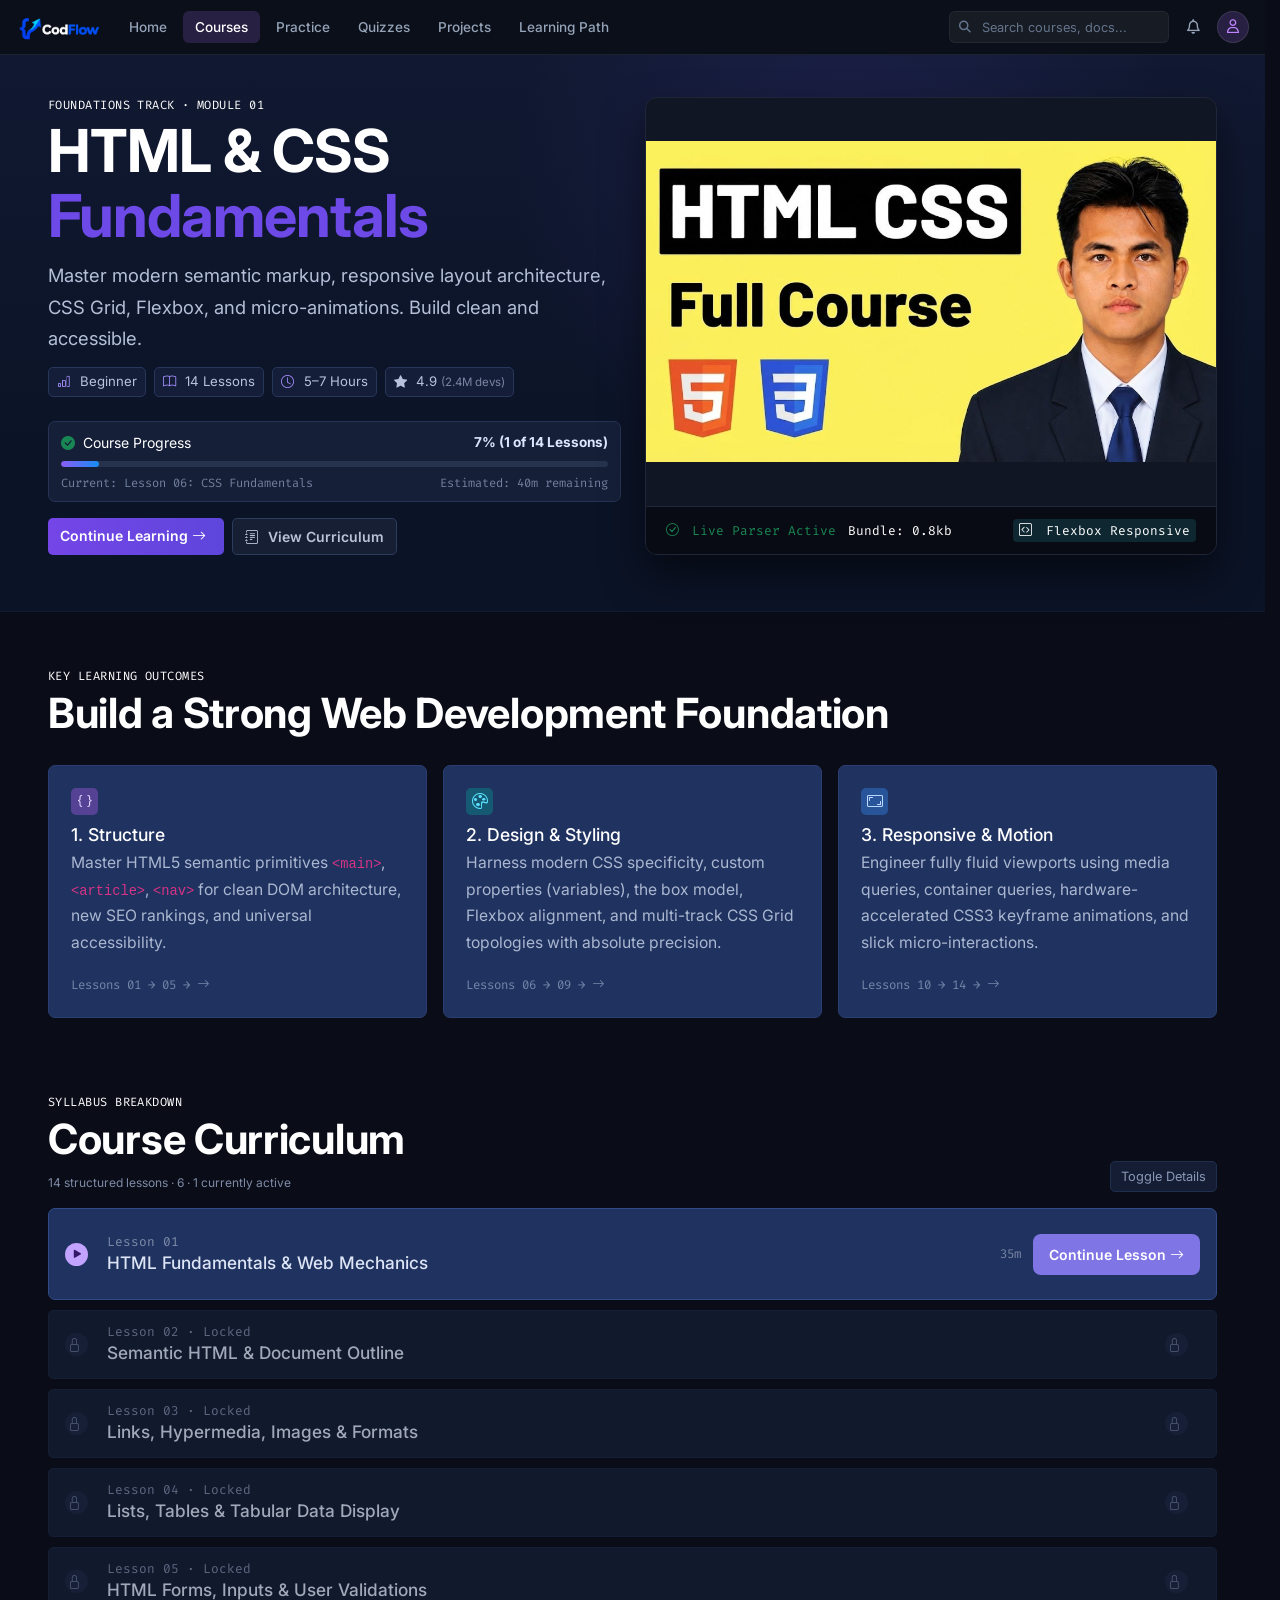
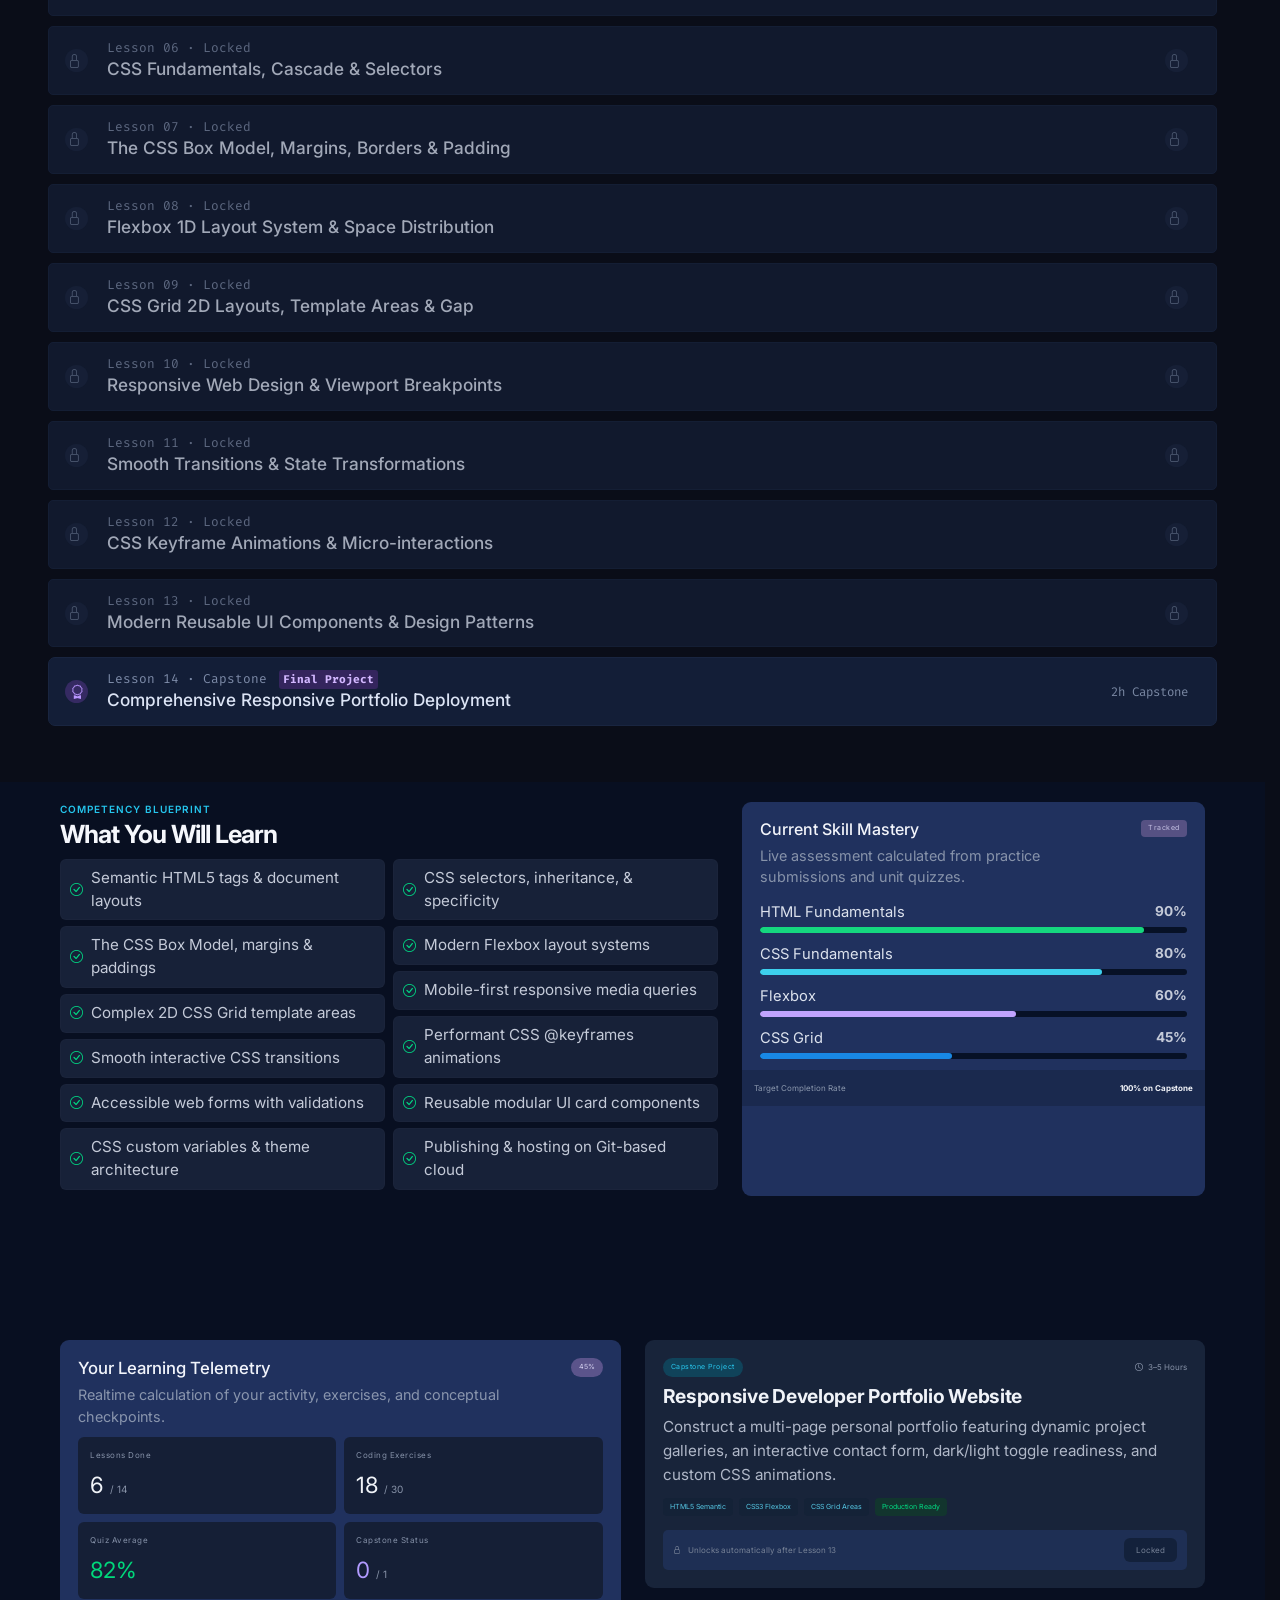
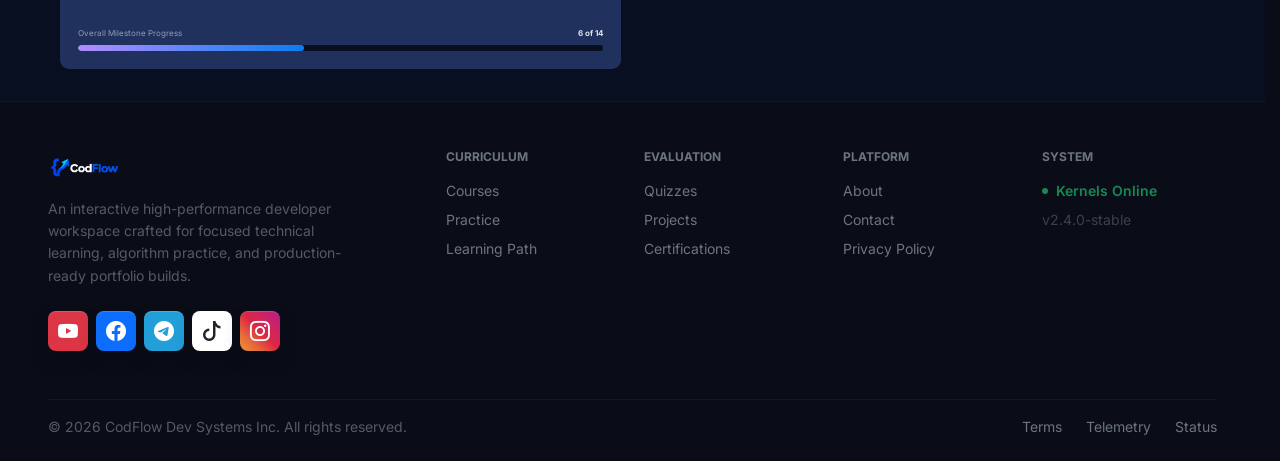
<file: page/html & css-courses.html>
<!DOCTYPE html>
<html lang="en">

<head>
  <meta charset="UTF-8" />
  <meta name="viewport" content="width=device-width, initial-scale=1.0" />
  <title>CodFlow - Learn to Code</title>
  <meta name="description"
    content="CodFlow helps you learn to code with interactive lessons, practice, and real-world projects." />
  <meta property="og:title" content="CodFlow - Learn to Code" />
  <meta property="og:description" content="Interactive coding lessons, projects, and practice in one platform." />
  <meta property="og:image" content="img/codflow.png" />
  <link rel="icon" type="image/png" href="../img/codflow.png" />

  <!-- Bootstrap 5 CSS -->
  <link href="https://cdn.jsdelivr.net/npm/bootstrap@5.3.2/dist/css/bootstrap.min.css" rel="stylesheet" />

  <!-- FontAwesome Icons -->
  <link rel="stylesheet" href="https://cdnjs.cloudflare.com/ajax/libs/font-awesome/6.4.2/css/all.min.css" />

  <!-- Bootstrap Icons -->
  <link rel="stylesheet" href="https://cdn.jsdelivr.net/npm/bootstrap-icons@1.11.3/font/bootstrap-icons.min.css" />

  <!-- Google Fonts (Inter & Fira Code) -->
  <link
    href="https://fonts.googleapis.com/css2?family=Inter:wght@400;500;600;700;800&family=Fira+Code:wght@400;500&display=swap"
    rel="stylesheet" />

  <!-- Custom CSS File -->
  <link rel="stylesheet" href="../css/html & css-courses.css" />
</head>

<body>

  <nav class="navbar-sticky navbar navbar-expand-lg navbar-dark bg-dark-custom py-2">
    <div class="container-fluid px-3">
      <!-- Brand Logo -->
      <a class="navbar-brand me-3 py-0" href="#" aria-label="CodFlow home">
        <img src="../img/logo.png" alt="CodFlow logo" class="brand-logo" />
      </a>

      <!-- Mobile Toggler -->
      <button class="navbar-toggler border-0 p-1" type="button" data-bs-toggle="collapse" data-bs-target="#navbarNav">
        <span class="navbar-toggler-icon small"></span>
      </button>


      <!-- Collapsible Menu -->
      <div class="collapse navbar-collapse" id="navbarNav">
        <ul class="navbar-nav me-auto mb-2 mb-lg-0 gap-1 align-items-center">
          <li class="nav-item">
            <a class="nav-link custom-nav-link " href="../index.html">Home</a>
          </li>
          <li class="nav-item">
            <a class="nav-link custom-nav-link active" href="#">Courses</a>
          </li>
          <li class="nav-item">
            <a class="nav-link custom-nav-link" href="#">Practice</a>
          </li>
          <li class="nav-item">
            <a class="nav-link custom-nav-link" href="#">Quizzes</a>
          </li>
          <li class="nav-item">
            <a class="nav-link custom-nav-link" href="#">Projects</a>
          </li>
          <li class="nav-item">
            <a class="nav-link custom-nav-link" href="#">Learning Path</a>
          </li>
        </ul>
        <!-- Right Controls -->
        <div class="d-flex align-items-center gap-2 mt-2 mt-lg-0">
          <!-- Compact Search Input -->
          <div class="search-box position-relative">
            <i class="fa-solid fa-magnifying-glass search-icon"></i>
            <input type="text" class="form-control form-control-sm compact-search"
              placeholder="Search courses, docs..." />
            <!-- <span class="kbd-shortcut">⌘K</span> -->
          </div>

          <!-- Notification Button -->
          <button class="icon-btn" type="button" aria-label="Notifications">
            <i class="fa-regular fa-bell"></i>
          </button>

          <!-- Profile Avatar -->
          <a href="../page/profile.html" class="profile-avatar-btn" aria-label="User Profile">
            <i class="fa-regular fa-user"></i>
          </a>
        </div>
      </div>
    </div>
  </nav>

  <main>
    <!-- HERO -->
    <section class="hero-section">
      <div class="container-fluid px-4 px-lg-5">
        <div class="row g-4 align-items-stretch">
          <div class="col-lg-6">
            <div class="eyebrow">FOUNDATIONS TRACK · MODULE 01</div>
            <h1>HTML &amp; CSS <span>Fundamentals</span></h1>
            <p class="hero-text">
              Master modern semantic markup, responsive layout architecture, CSS Grid,
              Flexbox, and micro-animations. Build clean and accessible.
            </p>

            <div class="d-flex flex-wrap gap-2 mb-4">
              <span class="badge-pill"><i class="bi bi-bar-chart"></i> Beginner</span>
              <span class="badge-pill"><i class="bi bi-book"></i> 14 Lessons</span>
              <span class="badge-pill"><i class="bi bi-clock"></i> 5–7 Hours</span>
              <span class="badge-pill rating"><i class="bi bi-star-fill"></i> 4.9 <small>(2.4M devs)</small></span>
            </div>

            <div class="progress-card">
              <div class="d-flex justify-content-between small">
                <span><i class="bi bi-check-circle-fill text-success me-1"></i> Course Progress</span>
                <strong>7% <span class="muted">(1 of 14 Lessons)</span></strong>
              </div>
              <div class="progress progress-dark mt-2">
                <div class="progress-bar" style="width: 7%"></div>
              </div>
              <div class="d-flex justify-content-between tiny mt-2">
                <span>Current: Lesson 06: CSS Fundamentals</span>
                <span class="cyan">Estimated: 40m remaining</span>
              </div>
            </div>

            <div class="d-flex flex-wrap gap-2 mt-3">
              <a href="#lesson-lists" class="btn btn-primary-custom">Continue Learning <i class="bi bi-arrow-right"></i></a>
              <a href="#" class="btn btn-outline-custom"><i class="bi bi-journal-text"></i> View Curriculum</a>
            </div>
          </div>

          <div class="col-lg-6">
            <div class="code-window h-100">
              <img class="course-preview-image" src="../img/Fundamental.jpg"
                alt="HTML and CSS Fundamentals course preview" />
              <div class="code-footer">
                <span class="text-success"><i class="bi bi-check-circle"></i> Live Parser Active</span>
                <span class="cyan">Bundle: 0.8kb</span>
                <span class="green-tag"><i class="bi bi-code-square"></i> Flexbox Responsive</span>
              </div>
            </div>
          </div>
        </div>
    </section>
  </main>

  <!-- LEARNING OUTCOMES -->
  <section class="section-block">
    <div class="container-fluid px-4 px-lg-5">
      <div class="eyebrow">KEY LEARNING OUTCOMES</div>
      <h2>Build a Strong Web Development Foundation</h2>

      <div class="row g-3 mt-1">
        <div class="col-md-4">
          <div class="outcome-card">
            <div class="outcome-icon purple"><i class="bi bi-braces"></i></div>
            <h3>1. Structure</h3>
            <p>Master HTML5 semantic primitives <code>&lt;main&gt;</code>, <code>&lt;article&gt;</code>,
              <code>&lt;nav&gt;</code> for clean DOM architecture, new SEO rankings, and universal accessibility.
            </p>
            <small>Lessons 01 → 05 → <i class="bi bi-arrow-right"></i></small>
          </div>
        </div>
        <div class="col-md-4">
          <div class="outcome-card">
            <div class="outcome-icon cyan-bg"><i class="bi bi-palette"></i></div>
            <h3>2. Design &amp; Styling</h3>
            <p>Harness modern CSS specificity, custom properties (variables), the box model, Flexbox alignment, and
              multi-track CSS Grid topologies with absolute precision.</p>
            <small>Lessons 06 → 09 → <i class="bi bi-arrow-right"></i></small>
          </div>
        </div>
        <div class="col-md-4">
          <div class="outcome-card">
            <div class="outcome-icon blue"><i class="bi bi-aspect-ratio"></i></div>
            <h3>3. Responsive &amp; Motion</h3>
            <p>Engineer fully fluid viewports using media queries, container queries, hardware-accelerated CSS3
              keyframe animations, and slick micro-interactions.</p>
            <small>Lessons 10 → 14 → <i class="bi bi-arrow-right"></i></small>
          </div>
        </div>
      </div>
    </div>
  </section>

  <!-- CURRICULUM -->
  <section class="section-block curriculum">
    <div id="lesson-lists" class="container-fluid px-4 px-lg-5">
      <div class="eyebrow">SYLLABUS BREAKDOWN</div>
      <div class="d-flex justify-content-between align-items-end flex-wrap gap-2">
        <div>
          <h2>Course Curriculum</h2>
          <p class="section-subtitle">14 structured lessons · 6 · 1 currently active</p>
        </div>
        <button class="mini-btn">Toggle Details</button>
      </div>

      <div class="lesson-list mt-3">
        <div class="lesson active-lesson">
          <span class="status-icon active"><i class="bi bi-play-fill"></i></span>
          <div><small>Lesson 01 </small><strong>HTML Fundamentals &amp; Web Mechanics</strong></div>
          <time>35m</time>
          <button class="continue-btn">Continue Lesson <i class="bi bi-arrow-right"></i></button>
        </div>
        <div class="lesson locked"><span class="status-icon"><i class="bi bi-lock"></i></span>
          <div><small>Lesson 02 · Locked</small><strong>Semantic HTML &amp; Document Outline</strong></div>
          <span class="status-icon"><i class="bi bi-lock"></i></span>
        </div>
        <div class="lesson locked"><span class="status-icon"><i class="bi bi-lock"></i></span>
          <div><small>Lesson 03 · Locked</small><strong>Links, Hypermedia, Images &amp; Formats</strong></div>
          <span class="status-icon"><i class="bi bi-lock"></i></span>
        </div>
        <div class="lesson locked"><span class="status-icon"><i class="bi bi-lock"></i></span>
          <div><small>Lesson 04 · Locked</small><strong>Lists, Tables &amp; Tabular Data Display</strong>
          </div><span class="status-icon"><i class="bi bi-lock"></i></span>
        </div>
        <div class="lesson locked"><span class="status-icon"><i class="bi bi-lock"></i></span>
          <div><small>Lesson 05 · Locked</small><strong>HTML Forms, Inputs &amp; User Validations</strong>
          </div><span class="status-icon"><i class="bi bi-lock"></i></span>
        </div>

        <div class="lesson locked"><span class="status-icon"><i class="bi bi-lock"></i></span>
          <div><small>Lesson 06 · Locked</small><strong>CSS Fundamentals, Cascade &amp; Selectors</strong>
          </div><span class="status-icon"><i class="bi bi-lock"></i></span>
        </div>

        <div class="lesson locked"><span class="status-icon"><i class="bi bi-lock"></i></span>
          <div><small>Lesson 07 · Locked</small><strong>The CSS Box Model, Margins, Borders &amp; Padding</strong></div>
          <span class="status-icon"><i class="bi bi-lock"></i></span>
        </div>
        <div class="lesson locked"><span class="status-icon"><i class="bi bi-lock"></i></span>
          <div><small>Lesson 08 · Locked</small><strong>Flexbox 1D Layout System &amp; Space Distribution</strong></div>
          <span class="status-icon"><i class="bi bi-lock"></i></span>
        </div>
        <div class="lesson locked"><span class="status-icon"><i class="bi bi-lock"></i></span>
          <div><small>Lesson 09 · Locked</small><strong>CSS Grid 2D Layouts, Template Areas &amp; Gap</strong></div>
          <span class="status-icon"><i class="bi bi-lock"></i></span>
        </div>
        <div class="lesson locked"><span class="status-icon"><i class="bi bi-lock"></i></span>
          <div><small>Lesson 10 · Locked</small><strong>Responsive Web Design &amp; Viewport Breakpoints</strong></div>
          <span class="status-icon"><i class="bi bi-lock"></i></span>
        </div>
        <div class="lesson locked"><span class="status-icon"><i class="bi bi-lock"></i></span>
          <div><small>Lesson 11 · Locked</small><strong>Smooth Transitions &amp; State Transformations</strong></div>
          <span class="status-icon"><i class="bi bi-lock"></i></span>
        </div>
        <div class="lesson locked"><span class="status-icon"><i class="bi bi-lock"></i></span>
          <div><small>Lesson 12 · Locked</small><strong>CSS Keyframe Animations &amp; Micro-interactions</strong></div>
          <span class="status-icon"><i class="bi bi-lock"></i></span>
        </div>
        <div class="lesson locked"><span class="status-icon"><i class="bi bi-lock"></i></span>
          <div><small>Lesson 13 · Locked</small><strong>Modern Reusable UI Components &amp; Design Patterns</strong>
          </div>
          <span class="status-icon"><i class="bi bi-lock"></i></span>
        </div>
        <div class="lesson capstone"><span class="status-icon purple-icon"><i class="bi bi-award"></i></span>
          <div><small>Lesson 14 · Capstone <b>Final Project</b></small><strong>Comprehensive Responsive Portfolio
              Deployment</strong></div>
          <time>2h Capstone</time>
        </div>
      </div>
  </section>

  <!-- SKILLS -->
  <div class="dashboard px-4 px-lg-5">

    <!-- =========================
             TOP SECTION
        ========================== -->
    <section class="container-fluid">

      <div class="row g-4">

        <!-- Competency Blueprint -->
        <div class="col-lg-7">

          <div class="section-label">
            COMPETENCY BLUEPRINT
          </div>

          <h1 class="main-title">
            What You Will Learn
          </h1>

          <div class="row g-2">

            <!-- LEFT LIST -->
            <div class="col-md-6">

              <div class="learning-item">
                <i class="bi bi-check-circle"></i>
                <span>Semantic HTML5 tags &amp; document layouts</span>
              </div>

              <div class="learning-item">
                <i class="bi bi-check-circle"></i>
                <span>The CSS Box Model, margins &amp; paddings</span>
              </div>

              <div class="learning-item">
                <i class="bi bi-check-circle"></i>
                <span>Complex 2D CSS Grid template areas</span>
              </div>

              <div class="learning-item">
                <i class="bi bi-check-circle"></i>
                <span>Smooth interactive CSS transitions</span>
              </div>

              <div class="learning-item">
                <i class="bi bi-check-circle"></i>
                <span>Accessible web forms with validations</span>
              </div>

              <div class="learning-item">
                <i class="bi bi-check-circle"></i>
                <span>CSS custom variables &amp; theme architecture</span>
              </div>

            </div>

            <!-- RIGHT LIST -->
            <div class="col-md-6">

              <div class="learning-item">
                <i class="bi bi-check-circle"></i>
                <span>CSS selectors, inheritance, &amp; specificity</span>
              </div>

              <div class="learning-item">
                <i class="bi bi-check-circle"></i>
                <span>Modern Flexbox layout systems</span>
              </div>

              <div class="learning-item">
                <i class="bi bi-check-circle"></i>
                <span>Mobile-first responsive media queries</span>
              </div>

              <div class="learning-item">
                <i class="bi bi-check-circle"></i>
                <span>Performant CSS @keyframes animations</span>
              </div>

              <div class="learning-item">
                <i class="bi bi-check-circle"></i>
                <span>Reusable modular UI card components</span>
              </div>

              <div class="learning-item">
                <i class="bi bi-check-circle"></i>
                <span>Publishing &amp; hosting on Git-based cloud</span>
              </div>

            </div>

          </div>

        </div>


        <!-- Current Skill Mastery -->
        <div class="col-lg-5">

          <div class="skill-card">

            <div class="skill-header">
              <div>
                <h5>Current Skill Mastery</h5>

                <p>
                  Live assessment calculated from practice
                  submissions and unit quizzes.
                </p>
              </div>

              <span class="tracked">
                Tracked
              </span>
            </div>


            <!-- HTML -->
            <div class="skill-row">

              <div class="skill-title">
                <span>HTML Fundamentals</span>
                <strong>90%</strong>
              </div>

              <div class="skill-progress">
                <div class="skill-fill html" style="width: 90%;">
                </div>
              </div>

            </div>


            <!-- CSS -->
            <div class="skill-row">

              <div class="skill-title">
                <span>CSS Fundamentals</span>
                <strong>80%</strong>
              </div>

              <div class="skill-progress">
                <div class="skill-fill css" style="width: 80%;">
                </div>
              </div>

            </div>


            <!-- Flexbox -->
            <div class="skill-row">

              <div class="skill-title">
                <span>Flexbox</span>
                <strong>60%</strong>
              </div>

              <div class="skill-progress">
                <div class="skill-fill flexbox" style="width: 60%;">
                </div>
              </div>

            </div>


            <!-- CSS Grid -->
            <div class="skill-row">

              <div class="skill-title">
                <span>CSS Grid</span>
                <strong>45%</strong>
              </div>

              <div class="skill-progress">
                <div class="skill-fill grid" style="width: 45%;">
                </div>
              </div>

            </div>


            <!-- Target -->
            <div class="target-box">

              <span>
                Target Completion Rate
              </span>

              <strong>
                100% on Capstone
              </strong>

            </div>

          </div>

        </div>

      </div>


      <!-- =========================
                 BOTTOM SECTION
            ========================== -->

      <div class="row g-4 bottom-section">

        <!-- Learning Telemetry -->
        <div class="col-lg-6">

          <div class="telemetry-card">

            <div class="telemetry-header">

              <div>
                <h3>Your Learning Telemetry</h3>

                <p>
                  Realtime calculation of your activity,
                  exercises, and conceptual checkpoints.
                </p>
              </div>

              <span class="completion">
                45%
              </span>

            </div>


            <!-- Statistics -->
            <div class="row g-2">

              <div class="col-md-6">

                <div class="stat-card">

                  <span class="stat-label">
                    Lessons Done
                  </span>

                  <div class="stat-number">
                    6
                    <small>/ 14</small>
                  </div>

                </div>

              </div>


              <div class="col-md-6">

                <div class="stat-card">

                  <span class="stat-label">
                    Coding Exercises
                  </span>

                  <div class="stat-number">
                    18
                    <small>/ 30</small>
                  </div>

                </div>

              </div>


              <div class="col-md-6">

                <div class="stat-card">

                  <span class="stat-label">
                    Quiz Average
                  </span>

                  <div class="stat-number green-text">
                    82%
                  </div>

                </div>

              </div>


              <div class="col-md-6">

                <div class="stat-card">

                  <span class="stat-label">
                    Capstone Status
                  </span>

                  <div class="stat-number purple-text">
                    0
                    <small>/ 1</small>
                  </div>

                </div>

              </div>

            </div>


            <!-- Overall Progress -->
            <div class="overall-progress">

              <div class="overall-header">
                <span>Overall Milestone Progress</span>
                <strong>6 of 14</strong>
              </div>

              <div class="milestone-bar">
                <div style="width: 43%;"></div>
              </div>

            </div>

          </div>

        </div>


        <!-- Capstone Project -->
        <div class="col-lg-6">

          <div class="capstone-card">

            <div class="capstone-top">

              <span class="capstone-label">
                Capstone Project
              </span>

              <span class="duration">
                <i class="bi bi-clock"></i>
                3–5 Hours
              </span>

            </div>


            <h2>
              Responsive Developer Portfolio Website
            </h2>

            <p>
              Construct a multi-page personal portfolio featuring
              dynamic project galleries, an interactive contact
              form, dark/light toggle readiness, and custom CSS
              animations.
            </p>


            <!-- Tags -->
            <div class="tags">

              <span>HTML5 Semantic</span>
              <span>CSS3 Flexbox</span>
              <span>CSS Grid Areas</span>
              <span class="ready">Production Ready</span>

            </div>


            <!-- Locked -->
            <div class="locked">

              <span>
                <i class="bi bi-lock"></i>
                Unlocks automatically after Lesson 13
              </span>

              <button>
                Locked
              </button>

            </div>

          </div>

        </div>

      </div>

    </section>

  </div>
  <!-- FOOTER COMPONENT -->
  <footer class="bg-dark-footer text-secondary pt-5 pb-4 border-top border-secondary border-opacity-10">
    <div class="container-fluid px-lg-5">
      <div class="row g-4 mb-5">

        <!-- Left Branding & Info Column -->
        <div class="col-lg-4 col-md-12 pe-lg-5">
          <!-- Logo Image Placeholder -->
          <div class="mb-3">
            <img src="../img/logo.png" alt="CodFlow Logo" class="img-fluid" style="height: 32px;">
          </div>

          <!-- Description -->
          <p class="small text-secondary mb-4 opacity-75" style="max-width: 320px; line-height: 1.6;">
            An interactive high-performance developer workspace crafted for focused technical learning,
            algorithm practice, and production-ready portfolio builds.
          </p>

          <!-- Social Media Buttons -->
          <div class="d-flex gap-2">
            <!-- YouTube -->
            <a href="#"
              class="btn btn-social bg-danger text-white rounded-3 d-inline-flex align-items-center justify-content-center"
              style="width: 40px; height: 40px;">
              <i class="bi bi-youtube fs-5"></i>
            </a>
            <!-- Facebook -->
            <a href="#"
              class="btn btn-social bg-primary text-white rounded-3 d-inline-flex align-items-center justify-content-center"
              style="width: 40px; height: 40px;">
              <i class="bi bi-facebook fs-5"></i>
            </a>
            <!-- Telegram -->
            <a href="#"
              class="btn btn-social text-white rounded-3 d-inline-flex align-items-center justify-content-center"
              style="width: 40px; height: 40px; background-color: #229ED9;">
              <i class="bi bi-telegram fs-5"></i>
            </a>
            <!-- TikTok -->
            <a href="#"
              class="btn btn-social bg-white text-dark rounded-3 d-inline-flex align-items-center justify-content-center"
              style="width: 40px; height: 40px;">
              <i class="bi bi-tiktok fs-5"></i>
            </a>
            <!-- Instagram -->
            <a href="#"
              class="btn btn-social text-white rounded-3 d-inline-flex align-items-center justify-content-center"
              style="width: 40px; height: 40px; background: linear-gradient(45deg, #f09433 0%, #e6683c 25%, #dc2743 50%, #cc2366 75%, #bc1888 100%);">
              <i class="bi bi-instagram fs-5"></i>
            </a>
          </div>
        </div>

        <!-- Right Links Columns Container -->
        <div class="col-lg-8 col-md-12">
          <div class="row g-4">

            <!-- Curriculum Links -->
            <div class="col-6 col-sm-3">
              <h6 class="text-uppercase small fw-bold text-secondary mb-3 tracking-wider" style="font-size: 0.75rem;">
                Curriculum</h6>
              <ul class="list-unstyled d-flex flex-column gap-2 small">
                <li><a href="#" class="text-secondary text-decoration-none hover-white">Courses</a></li>
                <li><a href="#" class="text-secondary text-decoration-none hover-white">Practice</a>
                </li>
                <li><a href="#" class="text-secondary text-decoration-none hover-white">Learning
                    Path</a></li>
              </ul>
            </div>


            <!-- Evaluation Links -->
            <div class="col-6 col-sm-3">
              <h6 class="text-uppercase small fw-bold text-secondary mb-3 tracking-wider" style="font-size: 0.75rem;">
                Evaluation</h6>
              <ul class="list-unstyled d-flex flex-column gap-2 small">
                <li><a href="#" class="text-secondary text-decoration-none hover-white">Quizzes</a></li>
                <li><a href="#" class="text-secondary text-decoration-none hover-white">Projects</a>
                </li>
                <li><a href="#" class="text-secondary text-decoration-none hover-white">Certifications</a></li>
              </ul>
            </div>

            <!-- Platform Links -->
            <div class="col-6 col-sm-3">
              <h6 class="text-uppercase small fw-bold text-secondary mb-3 tracking-wider" style="font-size: 0.75rem;">
                Platform</h6>
              <ul class="list-unstyled d-flex flex-column gap-2 small">
                <li><a href="#" class="text-secondary text-decoration-none hover-white">About</a></li>
                <li><a href="#" class="text-secondary text-decoration-none hover-white">Contact</a></li>
                <li><a href="#" class="text-secondary text-decoration-none hover-white">Privacy
                    Policy</a></li>
              </ul>
            </div>

            <!-- System Status -->
            <div class="col-6 col-sm-3">
              <h6 class="text-uppercase small fw-bold text-secondary mb-3 tracking-wider" style="font-size: 0.75rem;">
                System</h6>
              <ul class="list-unstyled d-flex flex-column gap-2 small">
                <li class="d-flex align-items-center gap-2">
                  <span class="d-inline-block rounded-circle bg-success" style="width: 6px; height: 6px;"></span>
                  <span class="text-success fw-semibold">Kernels Online</span>
                </li>
                <li class="text-secondary opacity-50">v2.4.0-stable</li>
              </ul>
            </div>

          </div>
        </div>

      </div>

      <!-- Bottom Copyright & Footer Links -->
      <div
        class="pt-3 border-top border-secondary border-opacity-10 d-flex flex-column flex-sm-row justify-content-between align-items-center gap-2 small">
        <span class="text-secondary opacity-75">&copy; 2026 CodFlow Dev Systems Inc. All rights reserved.</span>
        <div class="d-flex gap-4">
          <a href="#" class="text-secondary text-decoration-none hover-white">Terms</a>
          <a href="#" class="text-secondary text-decoration-none hover-white">Telemetry</a>
          <a href="#" class="text-secondary text-decoration-none hover-white">Status</a>
        </div>
      </div>
    </div>
  </footer>
  <!-- Bootstrap JS -->
  <script src="https://cdn.jsdelivr.net/npm/bootstrap@5.3.3/dist/js/bootstrap.bundle.min.js"></script>
</body>

</html>
</file>
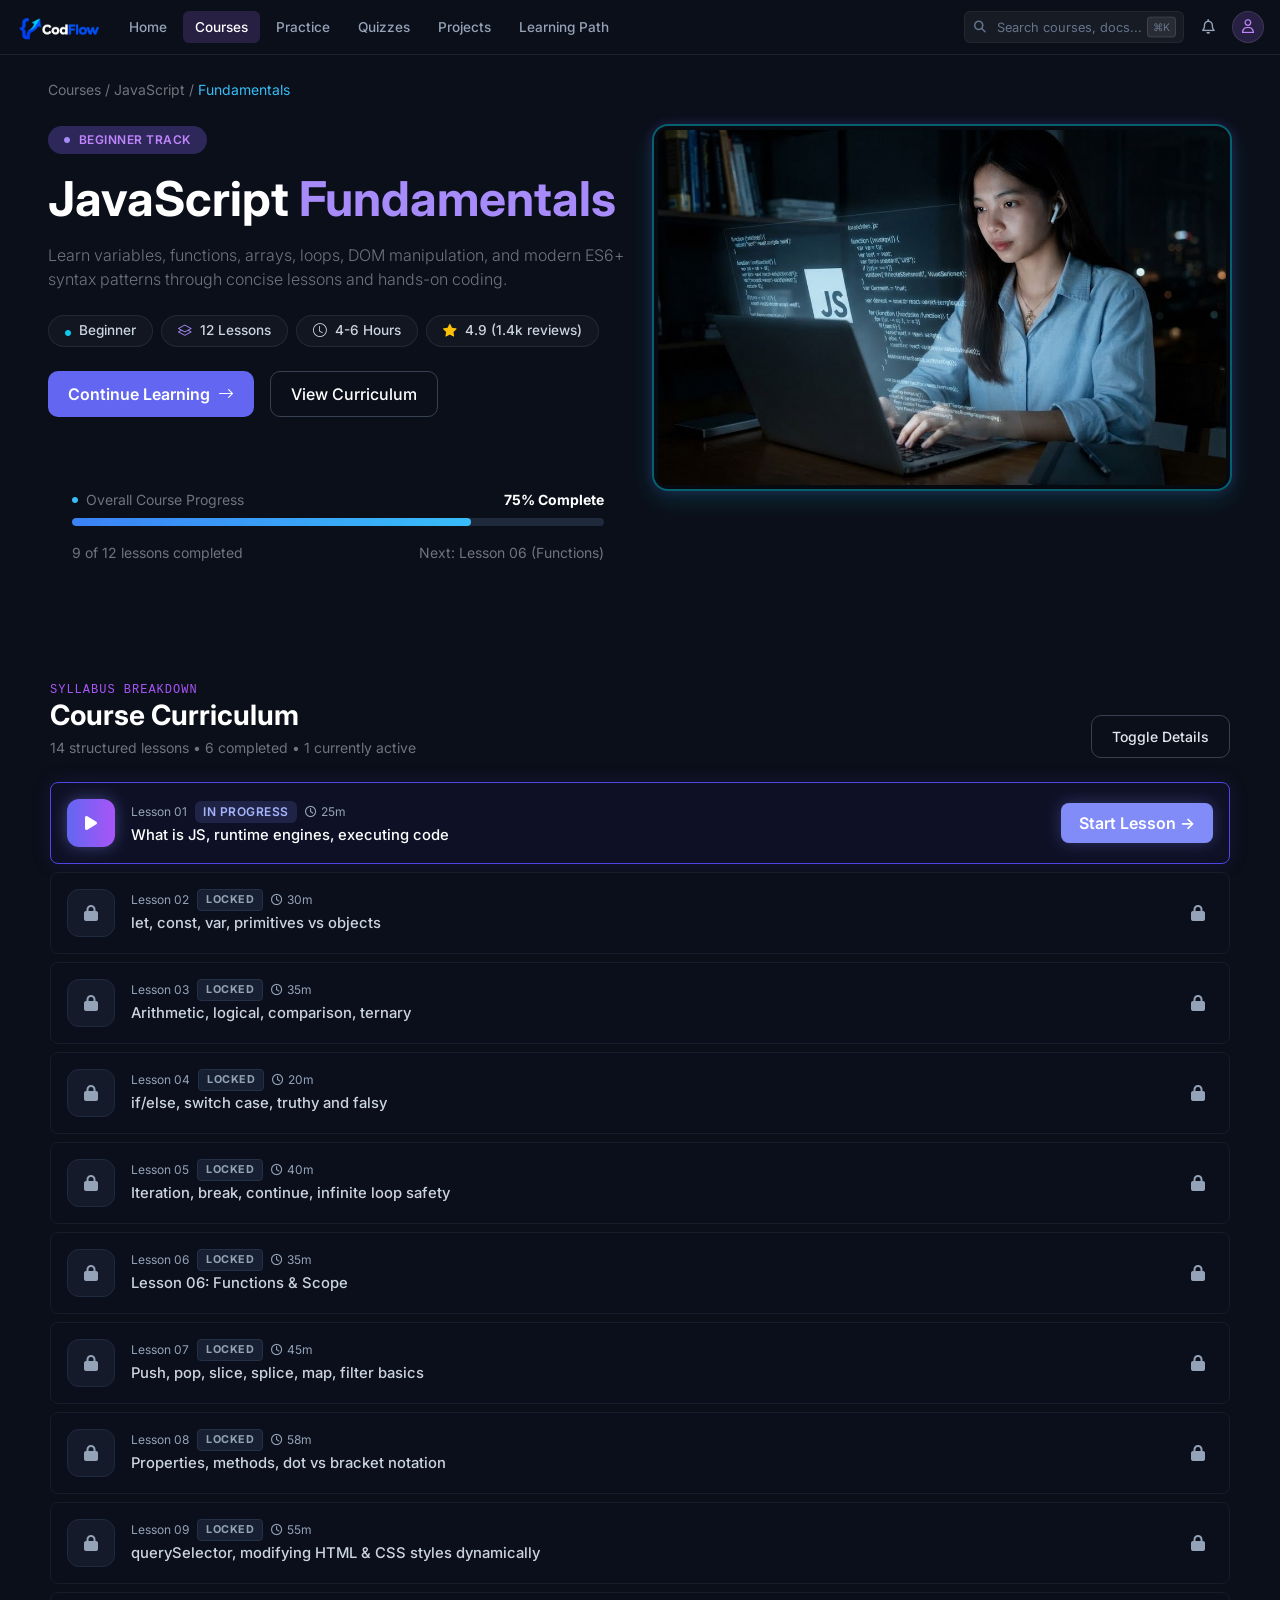
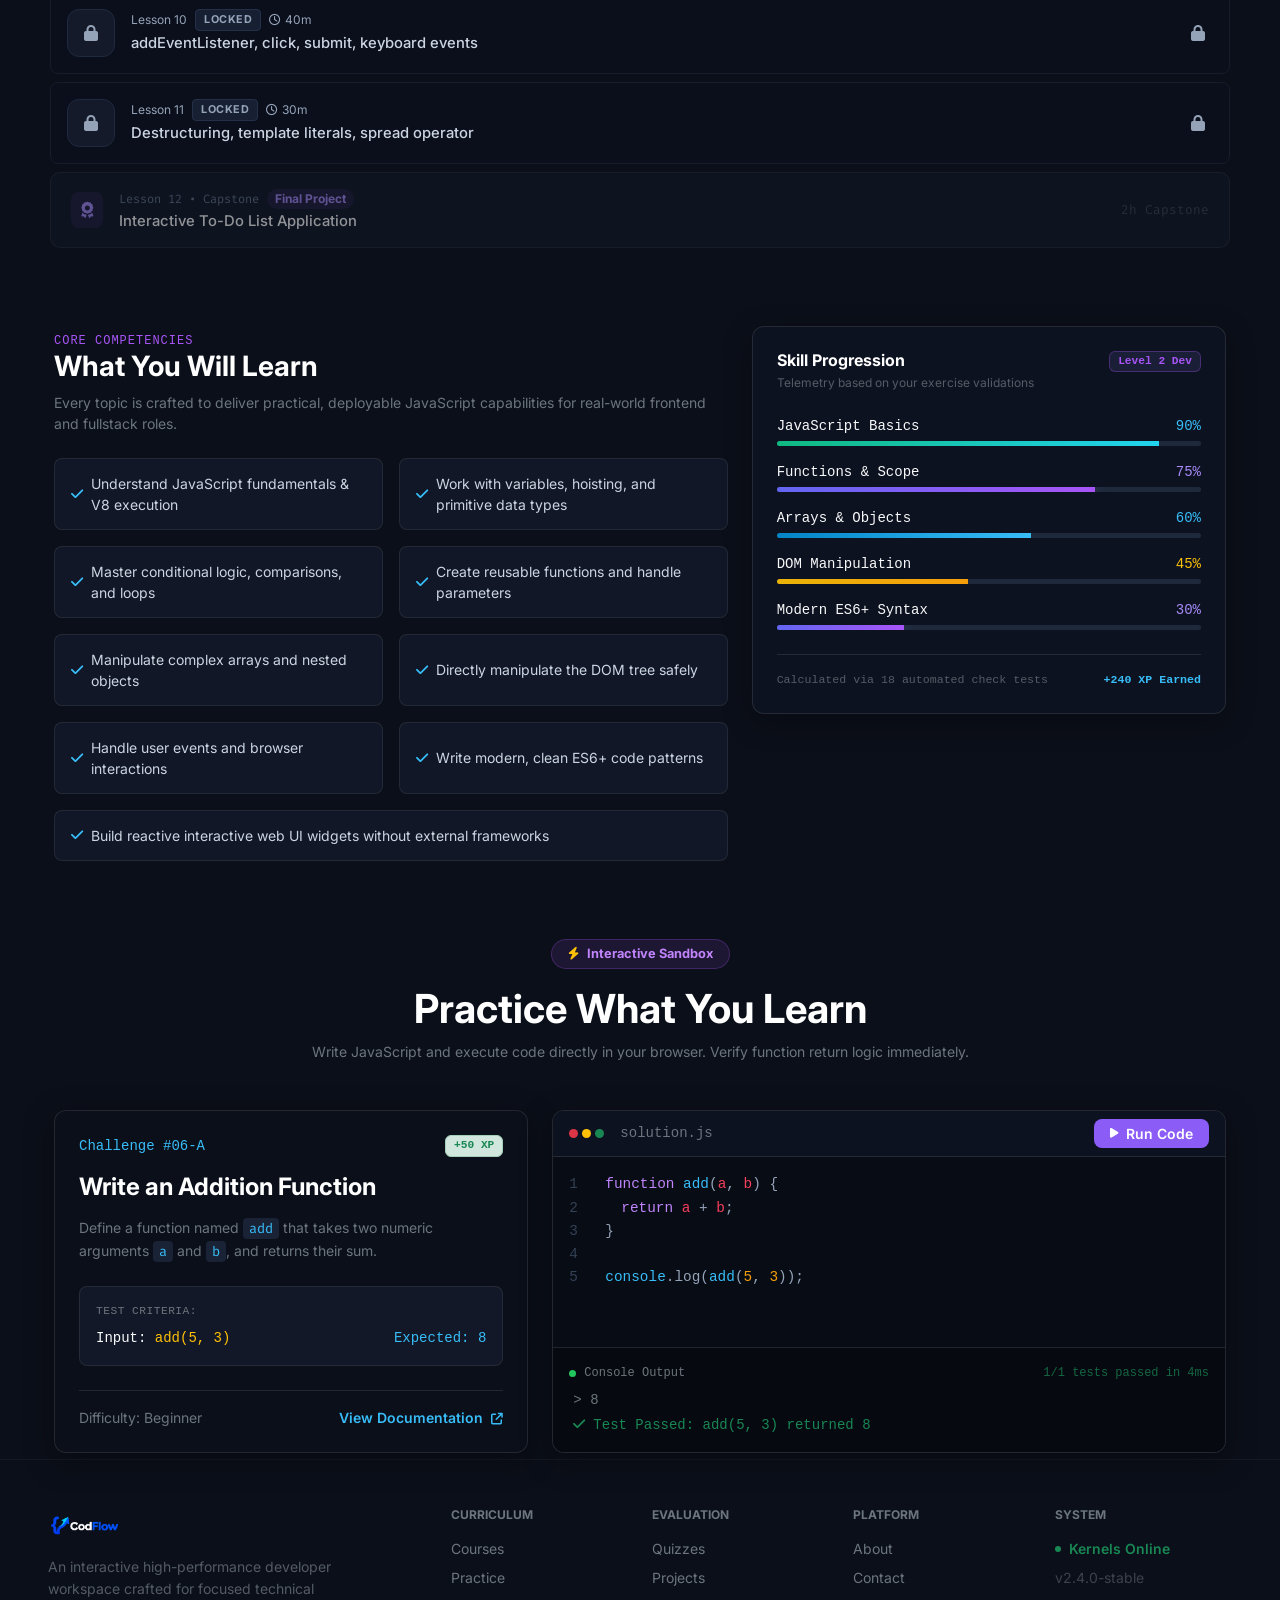
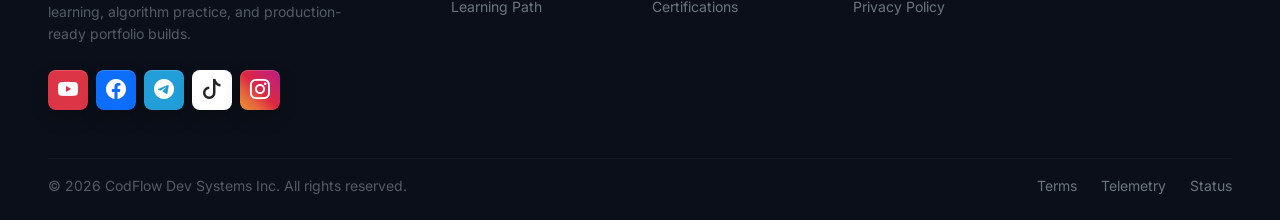
<file: page/javascripts.html>
<!DOCTYPE html>
<html lang="en">

<head>
    <meta charset="UTF-8" />
    <meta name="viewport" content="width=device-width, initial-scale=1.0" />
    <title>CodFlow - JavaScripts</title>
    <meta name="description"
        content="CodFlow helps you learn to code with interactive lessons, practice, and real-world projects." />
    <meta property="og:title" content="CodFlow - JavaScript" />
    <meta property="og:description" content="Interactive coding lessons, projects, and practice in one platform." />
    <meta property="og:image" content="img/codflow.png" />
    <link rel="icon" type="image/png" href="../img/codflow.png" />

    <!-- Bootstrap 5 CSS -->
    <link href="https://cdn.jsdelivr.net/npm/bootstrap@5.3.2/dist/css/bootstrap.min.css" rel="stylesheet" />

    <!-- FontAwesome Icons -->
    <link rel="stylesheet" href="https://cdnjs.cloudflare.com/ajax/libs/font-awesome/6.4.2/css/all.min.css" />

    <!-- Google Fonts (Inter & Fira Code) -->
    <link
        href="https://fonts.googleapis.com/css2?family=Inter:wght@400;500;600;700;800&family=Fira+Code:wght@400;500&display=swap"
        rel="stylesheet" />

    <!-- Custom CSS File -->
    <link rel="stylesheet" href="../css/javascripts.css" />

    <!-- Bootstrap Icons CDN -->
    <link rel="stylesheet" href="https://cdn.jsdelivr.net/npm/bootstrap-icons@1.11.3/font/bootstrap-icons.min.css">
</head>

<body>
    <nav class="navbar-sticky navbar navbar-expand-lg navbar-dark bg-dark-custom py-2">
        <div class="container-fluid px-3">
            <!-- Brand Logo -->
            <a class="navbar-brand me-3 py-0" href="#" aria-label="CodFlow home">
                <img src="../img/logo.png" alt="CodFlow logo" class="brand-logo" />
            </a>

            <!-- Mobile Toggler -->
            <button class="navbar-toggler border-0 p-1" type="button" data-bs-toggle="collapse"
                data-bs-target="#navbarNav">
                <span class="navbar-toggler-icon small"></span>
            </button>

            <!-- Collapsible Menu -->
            <div class="collapse navbar-collapse" id="navbarNav">
                <ul class="navbar-nav me-auto mb-2 mb-lg-0 gap-1 align-items-center">
                    <li class="nav-item">
                        <a class="nav-link custom-nav-link " href="../index.html">Home</a>
                    </li>
                    <li class="nav-item">
                        <a class="nav-link custom-nav-link active" href="#">Courses</a>
                    </li>
                    <li class="nav-item">
                        <a class="nav-link custom-nav-link" href="#">Practice</a>
                    </li>
                    <li class="nav-item">
                        <a class="nav-link custom-nav-link" href="#">Quizzes</a>
                    </li>
                    <li class="nav-item">
                        <a class="nav-link custom-nav-link" href="#">Projects</a>
                    </li>
                    <li class="nav-item">
                        <a class="nav-link custom-nav-link" href="#">Learning Path</a>
                    </li>
                </ul>

                <!-- Right Controls -->
                <div class="d-flex align-items-center gap-2 mt-2 mt-lg-0">
                    <!-- Compact Search Input -->
                    <div class="search-box position-relative">
                        <i class="fa-solid fa-magnifying-glass search-icon"></i>
                        <input type="text" class="form-control form-control-sm compact-search"
                            placeholder="Search courses, docs...">
                        <span class="kbd-shortcut">⌘K</span>
                    </div>

                    <!-- Notification Button -->
                    <button class="icon-btn" type="button" aria-label="Notifications">
                        <i class="fa-regular fa-bell"></i>
                    </button>

                    <!-- Profile Avatar -->
                    <a href="../page/profile.html" class="profile-avatar-btn" aria-label="User Profile">
                        <i class="fa-regular fa-user"></i>
                    </a>
                </div>
            </div>
        </div>
    </nav>

    <!-- Main Body Content -->
    <div class="container-fluid px-lg-5 py-4">
        <!-- Breadcrumb Path -->
        <div class="small text-secondary mb-4">
            Courses / JavaScript / <span class="text-cyan">Fundamentals</span>
        </div>

        <!-- Main Side-by-Side Grid Layout (Aligned to Top) -->
        <div class="row align-items-start g-4">

            <!-- LEFT CONTENT COLUMN -->
            <div class="col-lg-6">
                <!-- Track Badge -->
                <span class="badge badge-track rounded-pill px-3 py-2 mb-3 d-inline-flex align-items-center gap-1">
                    <i class="bi bi-circle-fill text-purple me-1" style="font-size: 6px;"></i> BEGINNER TRACK
                </span>

                <!-- Course Main Title -->
                <h1 class="display-5 fw-bold text-white mb-3">
                    JavaScript <span class="text-purple">Fundamentals</span>
                </h1>

                <!-- Description -->
                <p class="text-secondary mb-4 lead fs-6">
                    Learn variables, functions, arrays, loops, DOM manipulation, and modern ES6+ syntax patterns through
                    concise lessons and hands-on coding.
                </p>

                <!-- Meta Information Badges -->
                <div class="d-flex flex-wrap gap-2 mb-4">
                    <span class="badge badge-meta rounded-pill px-3 py-2"><i class="bi bi-circle-fill text-info me-1"
                            style="font-size: 6px;"></i> Beginner</span>
                    <span class="badge badge-meta rounded-pill px-3 py-2"><i class="bi bi-layers text-purple me-1"></i>
                        12 Lessons</span>
                    <span class="badge badge-meta rounded-pill px-3 py-2"><i class="bi bi-clock me-1"></i> 4-6
                        Hours</span>
                    <span class="badge badge-meta rounded-pill px-3 py-2"><i
                            class="bi bi-star-fill text-warning me-1"></i> 4.9 (1.4k reviews)</span>
                </div>

                <!-- Action Buttons -->
                <div class="d-flex gap-3 mb-5">
                    <button class="btn btn-violet"><a class="text-decoration-none text-white"
                            href="#continuelesson">Continue Learning </a><i class="bi bi-arrow-right ms-1"></i></button>
                    <button class="btn btn-outline-custom"><a class="text-decoration-none text-white"
                            href="#coursecurriculum">View Curriculum</a></button>
                </div>

                <!-- Course Progress Card -->
                <div class="custom-card p-4">
                    <div class="d-flex justify-content-between align-items-center mb-2">
                        <span class="small text-secondary d-flex align-items-center gap-2">
                            <i class="bi bi-circle-fill text-cyan" style="font-size: 6px;"></i> Overall Course Progress
                        </span>
                        <span class="fw-bold text-white small">75% Complete</span>
                    </div>

                    <!-- Progress Bar Gradient -->
                    <div class="progress progress-custom mb-3">
                        <div class="progress-bar progress-bar-fill" role="progressbar" style="width: 75%;"></div>
                    </div>

                    <div class="d-flex justify-content-between small text-secondary">
                        <span>9 of 12 lessons completed</span>
                        <span>Next: Lesson 06 (Functions)</span>
                    </div>
                </div>
            </div>

            <!-- RIGHT SIDE IMAGE (ALIGNED TO TOP LINE) -->
            <div class="col-lg-6 d-flex justify-content-end">
                <div class="image-wrapper rounded-4 p-1 w-100"
                    style="border: 2px solid rgba(0, 229, 255, 0.4); box-shadow: 0 8px 24px rgba(0, 229, 255, 0.15), 0 0 12px rgba(138, 43, 226, 0.2); background: rgba(0, 0, 0, 0.3);">
                    <img src="../img/javascripts.jpg" alt="Student Coding" class="img-fluid rounded-3 w-100 d-block"
                        style="object-fit: cover; aspect-ratio: 16/10;">
                </div>
            </div>

        </div>
    </div>

    <!-- COURSE CURRICULUM SECTION -->
    <div id="coursecurriculum" class="curriculum-section mt-5 pt-3">

        <!-- Section Header -->
        <div class="d-flex justify-content-between align-items-end mb-4">
            <div>
                <span class="section-tag font-monospace">SYLLABUS BREAKDOWN</span>
                <h2 class="h3 fw-bold text-white mb-1">Course Curriculum</h2>
                <p class="text-secondary small mb-0">14 structured lessons • 6 completed • 1 currently active</p>
            </div>
            <button class="btn btn-outline-custom btn-sm">Toggle Details</button>
        </div>

        <!-- Lesson List Container -->
        <div class="lesson-list d-flex flex-column gap-2">

            <!-- Lesson 01 -->
            <div class="curriculum-item active-item p-3 rounded-3">
                <div class="d-flex align-items-center justify-content-between">
                    <div class="d-flex align-items-center gap-3">
                        <div class="lesson-icon bg-purple-glow d-flex align-items-center justify-content-center">
                            <i class="fa-solid fa-play"></i>
                        </div>
                        <div>
                            <div class="d-flex align-items-center gap-2 mb-1 font-mono text-xs">
                                <span class="text-muted">Lesson 01</span>
                                <span class="badge-tag tag-purple">IN PROGRESS</span>
                                <span class="text-muted"><i class="fa-regular fa-clock me-1"></i>25m</span>
                            </div>
                            <h4 class="lesson-title text-white m-0">What is JS, runtime engines, executing code</h4>
                        </div>
                    </div>
                    <div>
                        <button class="btn btn-purple-sm"><a class="text-white text-decoration-none" href="../C-lesson/Javascripts/java-lesson.html">Start Lesson &rarr;</a></button>
                    </div>
                </div>
            </div>

            <!-- Lesson 02 -->
            <div class="curriculum-item locked-item p-3 rounded-3">
                <div class="d-flex align-items-center justify-content-between">
                    <div class="d-flex align-items-start gap-3">
                        <div class="lesson-icon bg-dark-icon"><i class="fa-solid fa-lock text-muted"></i></div>
                        <div>
                            <div class="d-flex align-items-center gap-2 mb-1 font-mono text-xs">
                                <span class="text-muted">Lesson 02</span>
                                <span class="badge-tag tag-dark">LOCKED</span>
                                <span class="text-muted"><i class="fa-regular fa-clock me-1"></i>30m</span>
                            </div>
                            <h4 class="lesson-title">let, const, var, primitives vs objects</h4>
                        </div>
                    </div>
                    <i class="fa-solid fa-lock text-muted me-2"></i>
                </div>
            </div>

            <!-- Lesson 03 -->
            <div class="curriculum-item locked-item p-3 rounded-3">
                <div class="d-flex align-items-center justify-content-between">
                    <div class="d-flex align-items-start gap-3">
                        <div class="lesson-icon bg-dark-icon"><i class="fa-solid fa-lock text-muted"></i></div>
                        <div>
                            <div class="d-flex align-items-center gap-2 mb-1 font-mono text-xs">
                                <span class="text-muted">Lesson 03</span>
                                <span class="badge-tag tag-dark">LOCKED</span>
                                <span class="text-muted"><i class="fa-regular fa-clock me-1"></i>35m</span>
                            </div>
                            <h4 class="lesson-title">Arithmetic, logical, comparison, ternary</h4>
                        </div>
                    </div>
                    <i class="fa-solid fa-lock text-muted me-2"></i>
                </div>
            </div>

            <!-- Lesson 04 -->
            <div class="curriculum-item locked-item p-3 rounded-3">
                <div class="d-flex align-items-center justify-content-between">
                    <div class="d-flex align-items-start gap-3">
                        <div class="lesson-icon bg-dark-icon"><i class="fa-solid fa-lock text-muted"></i></div>
                        <div>
                            <div class="d-flex align-items-center gap-2 mb-1 font-mono text-xs">
                                <span class="text-muted">Lesson 04</span>
                                <span class="badge-tag tag-dark">LOCKED</span>
                                <span class="text-muted"><i class="fa-regular fa-clock me-1"></i>20m</span>
                            </div>
                            <h4 class="lesson-title">if/else, switch case, truthy and falsy</h4>
                        </div>
                    </div>
                    <i class="fa-solid fa-lock text-muted me-2"></i>
                </div>
            </div>

            <!-- Lesson 05 -->
            <div class="curriculum-item locked-item p-3 rounded-3">
                <div class="d-flex align-items-center justify-content-between">
                    <div class="d-flex align-items-start gap-3">
                        <div class="lesson-icon bg-dark-icon"><i class="fa-solid fa-lock text-muted"></i></div>
                        <div>
                            <div class="d-flex align-items-center gap-2 mb-1 font-mono text-xs">
                                <span class="text-muted">Lesson 05</span>
                                <span class="badge-tag tag-dark">LOCKED</span>
                                <span class="text-muted"><i class="fa-regular fa-clock me-1"></i>40m</span>
                            </div>
                            <h4 class="lesson-title">Iteration, break, continue, infinite loop safety</h4>
                        </div>
                    </div>
                    <i class="fa-solid fa-lock text-muted me-2"></i>
                </div>
            </div>

            <!-- Lesson 06 (ACTIVE LESSON) -->
            <div class="curriculum-item locked-item p-3 rounded-3">
                <div class="d-flex align-items-center justify-content-between">
                    <div class="d-flex align-items-start gap-3">
                        <div class="lesson-icon bg-dark-icon"><i class="fa-solid fa-lock text-muted"></i></div>
                        <div>
                            <div class="d-flex align-items-center gap-2 mb-1 font-mono text-xs">
                                <span class="text-muted">Lesson 06</span>
                                <span class="badge-tag tag-dark">LOCKED</span>
                                <span class="text-muted"><i class="fa-regular fa-clock me-1"></i>35m</span>
                            </div>
                            <h4 class="lesson-title">Lesson 06: Functions & Scope</h4>
                        </div>
                    </div>
                    <i class="fa-solid fa-lock text-muted me-2"></i>
                </div>
            </div>

            <!-- Lesson 07 (LOCKED) -->

            <div class="curriculum-item locked-item p-3 rounded-3">
                <div class="d-flex align-items-center justify-content-between">
                    <div class="d-flex align-items-start gap-3">
                        <div class="lesson-icon bg-dark-icon"><i class="fa-solid fa-lock text-muted"></i></div>
                        <div>
                            <div class="d-flex align-items-center gap-2 mb-1 font-mono text-xs">
                                <span class="text-muted">Lesson 07</span>
                                <span class="badge-tag tag-dark">LOCKED</span>
                                <span class="text-muted"><i class="fa-regular fa-clock me-1"></i>45m</span>
                            </div>
                            <h4 class="lesson-title">Push, pop, slice, splice, map, filter basics </h4>
                        </div>
                    </div>
                    <i class="fa-solid fa-lock text-muted me-2"></i>
                </div>
            </div>

            <!-- Lesson 08 (LOCKED) -->
            <div class="curriculum-item locked-item p-3 rounded-3">
                <div class="d-flex align-items-center justify-content-between">
                    <div class="d-flex align-items-start gap-3">
                        <div class="lesson-icon bg-dark-icon"><i class="fa-solid fa-lock text-muted"></i></div>
                        <div>
                            <div class="d-flex align-items-center gap-2 mb-1 font-mono text-xs">
                                <span class="text-muted">Lesson 08</span>
                                <span class="badge-tag tag-dark">LOCKED</span>
                                <span class="text-muted"><i class="fa-regular fa-clock me-1"></i>58m</span>
                            </div>
                            <h4 class="lesson-title">Properties, methods, dot vs bracket notation</h4>
                        </div>
                    </div>
                    <i class="fa-solid fa-lock text-muted me-2"></i>
                </div>
            </div>

            <!-- Lesson 09 (LOCKED) -->
            <div class="curriculum-item locked-item p-3 rounded-3">
                <div class="d-flex align-items-center justify-content-between">
                    <div class="d-flex align-items-start gap-3">
                        <div class="lesson-icon bg-dark-icon"><i class="fa-solid fa-lock text-muted"></i></div>
                        <div>
                            <div class="d-flex align-items-center gap-2 mb-1 font-mono text-xs">
                                <span class="text-muted">Lesson 09</span>
                                <span class="badge-tag tag-dark">LOCKED</span>
                                <span class="text-muted"><i class="fa-regular fa-clock me-1"></i>55m</span>
                            </div>
                            <h4 class="lesson-title">querySelector, modifying HTML & CSS styles dynamically</h4>
                        </div>
                    </div>
                    <i class="fa-solid fa-lock text-muted me-2"></i>
                </div>
            </div>

            <!-- Lesson 10 (LOCKED) -->
            <div class="curriculum-item locked-item p-3 rounded-3">
                <div class="d-flex align-items-center justify-content-between">
                    <div class="d-flex align-items-start gap-3">
                        <div class="lesson-icon bg-dark-icon"><i class="fa-solid fa-lock text-muted"></i></div>
                        <div>
                            <div class="d-flex align-items-center gap-2 mb-1 font-mono text-xs">
                                <span class="text-muted">Lesson 10</span>
                                <span class="badge-tag tag-dark">LOCKED</span>
                                <span class="text-muted"><i class="fa-regular fa-clock me-1"></i>40m</span>
                            </div>
                            <h4 class="lesson-title">addEventListener, click, submit, keyboard events</h4>
                        </div>
                    </div>
                    <i class="fa-solid fa-lock text-muted me-2"></i>
                </div>
            </div>

            <!-- Lesson 11 (LOCKED) -->
            <div class="curriculum-item locked-item p-3 rounded-3">
                <div class="d-flex align-items-center justify-content-between">
                    <div class="d-flex align-items-start gap-3">
                        <div class="lesson-icon bg-dark-icon"><i class="fa-solid fa-lock text-muted"></i></div>
                        <div>
                            <div class="d-flex align-items-center gap-2 mb-1 font-mono text-xs">
                                <span class="text-muted">Lesson 11</span>
                                <span class="badge-tag tag-dark">LOCKED</span>
                                <span class="text-muted"><i class="fa-regular fa-clock me-1"></i>30m</span>
                            </div>
                            <h4 class="lesson-title">Destructuring, template literals, spread operator</h4>
                        </div>
                    </div>
                    <i class="fa-solid fa-lock text-muted me-2"></i>
                </div>
            </div>

            <!-- Lesson 12 (CAPSTONE PROJECT) -->
            <div class="lesson-card capstone locked">
                <div class="lesson-status">
                    <div class="capstone-icon">
                        <i class="fa-solid fa-award text-purple"></i>
                    </div>
                </div>
                <div class="lesson-content">
                    <div class="d-flex align-items-center gap-2 mb-1">
                        <span class="lesson-num text-purple">Lesson 12 • Capstone</span>
                        <span class="badge bg-purple-subtle text-purple rounded-5">Final Project</span>
                    </div>
                    <h6 class="lesson-title text-white">Interactive To-Do List Application</h6>
                </div>
                <div class="lesson-meta ms-auto d-flex align-items-center gap-3">
                    <span class="lesson-time text-secondary opacity-50">2h Capstone</span>
                </div>
            </div>

        </div>
    </div>


    <!-- CORE COMPETENCIES / WHAT YOU WILL LEARN SECTION -->
    <div class="competencies-section mt-5 pt-4">
        <div class="row g-4">

            <!-- LEFT COLUMN: What You Will Learn -->
            <div class="col-lg-7">
                <span class="section-tag font-monospace">CORE COMPETENCIES</span>
                <h2 class="h3 fw-bold text-white mb-2">What You Will Learn</h2>
                <p class="text-secondary small mb-4">
                    Every topic is crafted to deliver practical, deployable JavaScript capabilities for real-world
                    frontend and fullstack roles.
                </p>

                <!-- Competency Grid -->
                <div class="row g-3">

                    <!-- Feature Item 1 -->
                    <div class="col-md-6">
                        <div class="competency-card">
                            <i class="fa-solid fa-check text-cyan me-2"></i>
                            <span>Understand JavaScript fundamentals & V8 execution</span>
                        </div>
                    </div>

                    <!-- Feature Item 2 -->
                    <div class="col-md-6">
                        <div class="competency-card">
                            <i class="fa-solid fa-check text-cyan me-2"></i>
                            <span>Work with variables, hoisting, and primitive data types</span>
                        </div>
                    </div>

                    <!-- Feature Item 3 -->
                    <div class="col-md-6">
                        <div class="competency-card">
                            <i class="fa-solid fa-check text-cyan me-2"></i>
                            <span>Master conditional logic, comparisons, and loops</span>
                        </div>
                    </div>

                    <!-- Feature Item 4 -->
                    <div class="col-md-6">
                        <div class="competency-card">
                            <i class="fa-solid fa-check text-cyan me-2"></i>
                            <span>Create reusable functions and handle parameters</span>
                        </div>
                    </div>

                    <!-- Feature Item 5 -->
                    <div class="col-md-6">
                        <div class="competency-card">
                            <i class="fa-solid fa-check text-cyan me-2"></i>
                            <span>Manipulate complex arrays and nested objects</span>
                        </div>
                    </div>

                    <!-- Feature Item 6 -->
                    <div class="col-md-6">
                        <div class="competency-card">
                            <i class="fa-solid fa-check text-cyan me-2"></i>
                            <span>Directly manipulate the DOM tree safely</span>
                        </div>
                    </div>

                    <!-- Feature Item 7 -->
                    <div class="col-md-6">
                        <div class="competency-card">
                            <i class="fa-solid fa-check text-cyan me-2"></i>
                            <span>Handle user events and browser interactions</span>
                        </div>
                    </div>

                    <!-- Feature Item 8 -->
                    <div class="col-md-6">
                        <div class="competency-card">
                            <i class="fa-solid fa-check text-cyan me-2"></i>
                            <span>Write modern, clean ES6+ code patterns</span>
                        </div>
                    </div>

                    <!-- Feature Item 9 (Full Width) -->
                    <div class="col-12">
                        <div class="competency-card">
                            <i class="fa-solid fa-check text-cyan me-2"></i>
                            <span>Build reactive interactive web UI widgets without external frameworks</span>
                        </div>
                    </div>

                </div>
            </div>

            <!-- RIGHT COLUMN: Skill Progression Card -->
            <div class="col-lg-5">
                <div class="skill-progression-card p-4">

                    <!-- Header -->
                    <div class="d-flex justify-content-between align-items-start mb-4">
                        <div>
                            <h5 class="fw-bold text-white mb-1 fs-6">Skill Progression</h5>
                            <p class="text-secondary small mb-0 opacity-75" style="font-size: 0.75rem;">
                                Telemetry based on your exercise validations
                            </p>
                        </div>
                        <span class="badge badge-level font-monospace px-2 py-1">Level 2 Dev</span>
                    </div>

                    <!-- Skill Item 1 -->
                    <div class="skill-item mb-3">
                        <div class="d-flex justify-content-between align-items-center mb-1 font-monospace small">
                            <span class="text-light">JavaScript Basics</span>
                            <span class="text-cyan">90%</span>
                        </div>
                        <div class="progress progress-skill">
                            <div class="progress-bar bg-green-teal" role="progressbar" style="width: 90%;"></div>
                        </div>
                    </div>

                    <!-- Skill Item 2 -->
                    <div class="skill-item mb-3">
                        <div class="d-flex justify-content-between align-items-center mb-1 font-monospace small">
                            <span class="text-light">Functions & Scope</span>
                            <span class="text-purple">75%</span>
                        </div>
                        <div class="progress progress-skill">
                            <div class="progress-bar bg-purple-glow" role="progressbar" style="width: 75%;"></div>
                        </div>
                    </div>

                    <!-- Skill Item 3 -->
                    <div class="skill-item mb-3">
                        <div class="d-flex justify-content-between align-items-center mb-1 font-monospace small">
                            <span class="text-light">Arrays & Objects</span>
                            <span class="text-cyan">60%</span>
                        </div>
                        <div class="progress progress-skill">
                            <div class="progress-bar bg-cyan-bright" role="progressbar" style="width: 60%;"></div>
                        </div>
                    </div>

                    <!-- Skill Item 4 -->
                    <div class="skill-item mb-3">
                        <div class="d-flex justify-content-between align-items-center mb-1 font-monospace small">
                            <span class="text-light">DOM Manipulation</span>
                            <span class="text-warning">45%</span>
                        </div>
                        <div class="progress progress-skill">
                            <div class="progress-bar bg-orange-gold" role="progressbar" style="width: 45%;"></div>
                        </div>
                    </div>

                    <!-- Skill Item 5 -->
                    <div class="skill-item mb-4">
                        <div class="d-flex justify-content-between align-items-center mb-1 font-monospace small">
                            <span class="text-light">Modern ES6+ Syntax</span>
                            <span class="text-purple">30%</span>
                        </div>
                        <div class="progress progress-skill">
                            <div class="progress-bar bg-purple-glow" role="progressbar" style="width: 30%;"></div>
                        </div>
                    </div>

                    <!-- Card Footer Info -->
                    <div class="d-flex justify-content-between align-items-center pt-3 border-top border-secondary border-opacity-25 font-monospace"
                        style="font-size: 0.725rem;">
                        <span class="text-secondary opacity-75">Calculated via 18 automated check tests</span>
                        <span class="text-cyan fw-bold">+240 XP Earned</span>
                    </div>

                </div>
            </div>

        </div>
    </div>

    <!-- INTERACTIVE SANDBOX / PRACTICE WHAT YOU LEARN SECTION -->
    <div class="sandbox-section mt-5 pt-4">

        <!-- Section Title Header -->
        <div class="text-center mb-5">
            <span class="badge badge-sandbox rounded-pill px-3 py-2 mb-3 d-inline-flex align-items-center gap-2">
                <i class="fa-solid fa-bolt text-warning"></i> Interactive Sandbox
            </span>
            <h2 class="display-6 fw-bold text-white mb-2">Practice What You Learn</h2>
            <p class="text-secondary small mb-0">
                Write JavaScript and execute code directly in your browser. Verify function return logic immediately.
            </p>
        </div>

        <!-- Sandbox Main Layout Grid -->
        <div class="row g-4 align-items-stretch">

            <!-- LEFT PANEL: Challenge Information -->
            <div class="col-lg-5">
                <div class="sandbox-card p-4 h-100 d-flex flex-column justify-content-between">
                    <div>
                        <!-- Challenge Header -->
                        <div class="d-flex justify-content-between align-items-center mb-3">
                            <span class="text-cyan font-monospace small">Challenge #06-A</span>
                            <span
                                class="badge bg-success-subtle text-success border border-success-subtle px-2 py-1 font-monospace"
                                style="font-size: 0.7rem;">+50 XP</span>
                        </div>

                        <!-- Challenge Title & Description -->
                        <h4 class="fw-bold text-white mb-3">Write an Addition Function</h4>
                        <p class="text-secondary small mb-4">
                            Define a function named <code class="code-inline">add</code> that takes two numeric
                            arguments
                            <code class="code-inline">a</code> and <code class="code-inline">b</code>, and returns their
                            sum.
                        </p>

                        <!-- Test Criteria Box -->
                        <div class="test-criteria-box p-3 mb-4">
                            <div class="text-secondary font-monospace mb-2"
                                style="font-size: 0.7rem; letter-spacing: 0.5px;">TEST CRITERIA:</div>
                            <div class="d-flex justify-content-between align-items-center font-monospace small">
                                <span class="text-light">Input: <span class="text-warning">add(5, 3)</span></span>
                                <span class="text-cyan">Expected: 8</span>
                            </div>
                        </div>
                    </div>

                    <!-- Footer Info -->
                    <div
                        class="d-flex justify-content-between align-items-center pt-3 border-top border-secondary border-opacity-25 text-secondary small">
                        <span>Difficulty: Beginner</span>
                        <a href="#" class="text-cyan text-decoration-none fw-semibold">View Documentation <i
                                class="fa-solid fa-arrow-up-right-from-square ms-1" style="font-size: 0.75rem;"></i></a>
                    </div>
                </div>
            </div>

            <!-- RIGHT PANEL: Code Editor & Console Output -->
            <div class="col-lg-7">
                <div class="sandbox-card p-0 overflow-hidden h-100 d-flex flex-column">

                    <!-- Editor Header Bar -->
                    <div
                        class="editor-header px-3 py-2 d-flex align-items-center border-bottom border-secondary border-opacity-25">
                        <div class="d-flex gap-1 me-3">
                            <span class="window-dot bg-danger"></span>
                            <span class="window-dot bg-warning"></span>
                            <span class="window-dot bg-success"></span>
                        </div>
                        <span class="text-secondary font-monospace small">solution.js</span>
                        <button class="btn btn-purple-bright btn-sm ms-auto py-1 px-3 d-flex align-items-center gap-2">
                            <i class="fa-solid fa-play" style="font-size: 0.7rem;"></i> Run Code
                        </button>
                    </div>

                    <!-- Code Input Area -->
                    <div class="editor-body p-3 font-monospace flex-grow-1">
                        <div class="d-flex"><span class="code-num me-3">1</span>
                            <div><span class="code-kw">function</span> <span class="code-fn">add</span>(<span
                                    class="code-param">a</span>, <span class="code-param">b</span>) {</div>
                        </div>
                        <div class="d-flex"><span class="code-num me-3">2</span>
                            <div class="ps-3"><span class="code-kw">return</span> <span class="code-param">a</span> +
                                <span class="code-param">b</span>;
                            </div>
                        </div>
                        <div class="d-flex"><span class="code-num me-3">3</span>
                            <div>}</div>
                        </div>
                        <div class="d-flex"><span class="code-num me-3">4</span>
                            <div>&nbsp;</div>
                        </div>
                        <div class="d-flex"><span class="code-num me-3">5</span>
                            <div><span class="code-fn">console</span>.log(<span class="code-fn">add</span>(<span
                                    class="code-num-val">5</span>, <span class="code-num-val">3</span>));</div>
                        </div>
                    </div>

                    <!-- Console Output Area -->
                    <div class="console-box p-3 border-top border-secondary border-opacity-25 font-monospace">
                        <div class="d-flex justify-content-between align-items-center mb-2" style="font-size: 0.75rem;">
                            <span class="text-secondary d-flex align-items-center gap-2">
                                <span class="console-dot"></span> Console Output
                            </span>
                            <span class="text-success opacity-75">1/1 tests passed in 4ms</span>
                        </div>
                        <div class="console-output text-light small ms-1">
                            <div class="text-secondary mb-1">&gt; 8</div>
                            <div class="text-success"><i class="fa-solid fa-check me-2"></i>Test Passed: add(5, 3)
                                returned 8</div>
                        </div>
                    </div>

                </div>
            </div>

        </div>
    </div>

    <!-- FOOTER COMPONENT -->
    <footer class="bg-dark-footer text-secondary pt-5 pb-4 border-top border-secondary border-opacity-10">
        <div class="container-fluid px-lg-5">
            <div class="row g-4 mb-5">

                <!-- Left Branding & Info Column -->
                <div class="col-lg-4 col-md-12 pe-lg-5">
                    <!-- Logo Image Placeholder -->
                    <div class="mb-3">
                        <img src="../img/logo.png" alt="CodFlow Logo" class="img-fluid" style="height: 32px;">
                    </div>

                    <!-- Description -->
                    <p class="small text-secondary mb-4 opacity-75" style="max-width: 320px; line-height: 1.6;">
                        An interactive high-performance developer workspace crafted for focused technical learning,
                        algorithm practice, and production-ready portfolio builds.
                    </p>

                    <!-- Social Media Buttons -->
                    <div class="d-flex gap-2">
                        <!-- YouTube -->
                        <a href="#"
                            class="btn btn-social bg-danger text-white rounded-3 d-inline-flex align-items-center justify-content-center"
                            style="width: 40px; height: 40px;">
                            <i class="bi bi-youtube fs-5"></i>
                        </a>
                        <!-- Facebook -->
                        <a href="#"
                            class="btn btn-social bg-primary text-white rounded-3 d-inline-flex align-items-center justify-content-center"
                            style="width: 40px; height: 40px;">
                            <i class="bi bi-facebook fs-5"></i>
                        </a>
                        <!-- Telegram -->
                        <a href="#"
                            class="btn btn-social text-white rounded-3 d-inline-flex align-items-center justify-content-center"
                            style="width: 40px; height: 40px; background-color: #229ED9;">
                            <i class="bi bi-telegram fs-5"></i>
                        </a>
                        <!-- TikTok -->
                        <a href="#"
                            class="btn btn-social bg-white text-dark rounded-3 d-inline-flex align-items-center justify-content-center"
                            style="width: 40px; height: 40px;">
                            <i class="bi bi-tiktok fs-5"></i>
                        </a>
                        <!-- Instagram -->
                        <a href="#"
                            class="btn btn-social text-white rounded-3 d-inline-flex align-items-center justify-content-center"
                            style="width: 40px; height: 40px; background: linear-gradient(45deg, #f09433 0%, #e6683c 25%, #dc2743 50%, #cc2366 75%, #bc1888 100%);">
                            <i class="bi bi-instagram fs-5"></i>
                        </a>
                    </div>
                </div>

                <!-- Right Links Columns Container -->
                <div class="col-lg-8 col-md-12">
                    <div class="row g-4">

                        <!-- Curriculum Links -->
                        <div class="col-6 col-sm-3">
                            <h6 class="text-uppercase small fw-bold text-secondary mb-3 tracking-wider"
                                style="font-size: 0.75rem;">Curriculum</h6>
                            <ul class="list-unstyled d-flex flex-column gap-2 small">
                                <li><a href="#" class="text-secondary text-decoration-none hover-white">Courses</a></li>
                                <li><a href="#" class="text-secondary text-decoration-none hover-white">Practice</a>
                                </li>
                                <li><a href="#" class="text-secondary text-decoration-none hover-white">Learning
                                        Path</a></li>
                            </ul>
                        </div>


                        <!-- Evaluation Links -->
                        <div class="col-6 col-sm-3">
                            <h6 class="text-uppercase small fw-bold text-secondary mb-3 tracking-wider"
                                style="font-size: 0.75rem;">Evaluation</h6>
                            <ul class="list-unstyled d-flex flex-column gap-2 small">
                                <li><a href="#" class="text-secondary text-decoration-none hover-white">Quizzes</a></li>
                                <li><a href="#" class="text-secondary text-decoration-none hover-white">Projects</a>
                                </li>
                                <li><a href="#"
                                        class="text-secondary text-decoration-none hover-white">Certifications</a></li>
                            </ul>
                        </div>

                        <!-- Platform Links -->
                        <div class="col-6 col-sm-3">
                            <h6 class="text-uppercase small fw-bold text-secondary mb-3 tracking-wider"
                                style="font-size: 0.75rem;">Platform</h6>
                            <ul class="list-unstyled d-flex flex-column gap-2 small">
                                <li><a href="#" class="text-secondary text-decoration-none hover-white">About</a></li>
                                <li><a href="#" class="text-secondary text-decoration-none hover-white">Contact</a></li>
                                <li><a href="#" class="text-secondary text-decoration-none hover-white">Privacy
                                        Policy</a></li>
                            </ul>
                        </div>

                        <!-- System Status -->
                        <div class="col-6 col-sm-3">
                            <h6 class="text-uppercase small fw-bold text-secondary mb-3 tracking-wider"
                                style="font-size: 0.75rem;">System</h6>
                            <ul class="list-unstyled d-flex flex-column gap-2 small">
                                <li class="d-flex align-items-center gap-2">
                                    <span class="d-inline-block rounded-circle bg-success"
                                        style="width: 6px; height: 6px;"></span>
                                    <span class="text-success fw-semibold">Kernels Online</span>
                                </li>
                                <li class="text-secondary opacity-50">v2.4.0-stable</li>
                            </ul>
                        </div>

                    </div>
                </div>

            </div>

            <!-- Bottom Copyright & Footer Links -->
            <div
                class="pt-3 border-top border-secondary border-opacity-10 d-flex flex-column flex-sm-row justify-content-between align-items-center gap-2 small">
                <span class="text-secondary opacity-75">&copy; 2026 CodFlow Dev Systems Inc. All rights reserved.</span>
                <div class="d-flex gap-4">
                    <a href="#" class="text-secondary text-decoration-none hover-white">Terms</a>
                    <a href="#" class="text-secondary text-decoration-none hover-white">Telemetry</a>
                    <a href="#" class="text-secondary text-decoration-none hover-white">Status</a>
                </div>
            </div>

        </div>
    </footer>


    </div>
    <script src="https://cdn.jsdelivr.net/npm/bootstrap@5.3.8/dist/js/bootstrap.bundle.min.js"
        integrity="sha384-FKyoEForCGlyvwx9Hj09JcYn3nv7wiPVlz7YYwJrWVcXK/BmnVDxM+D2scQbITxI"
        crossorigin="anonymous"></script>
</body>

</html>
</file>
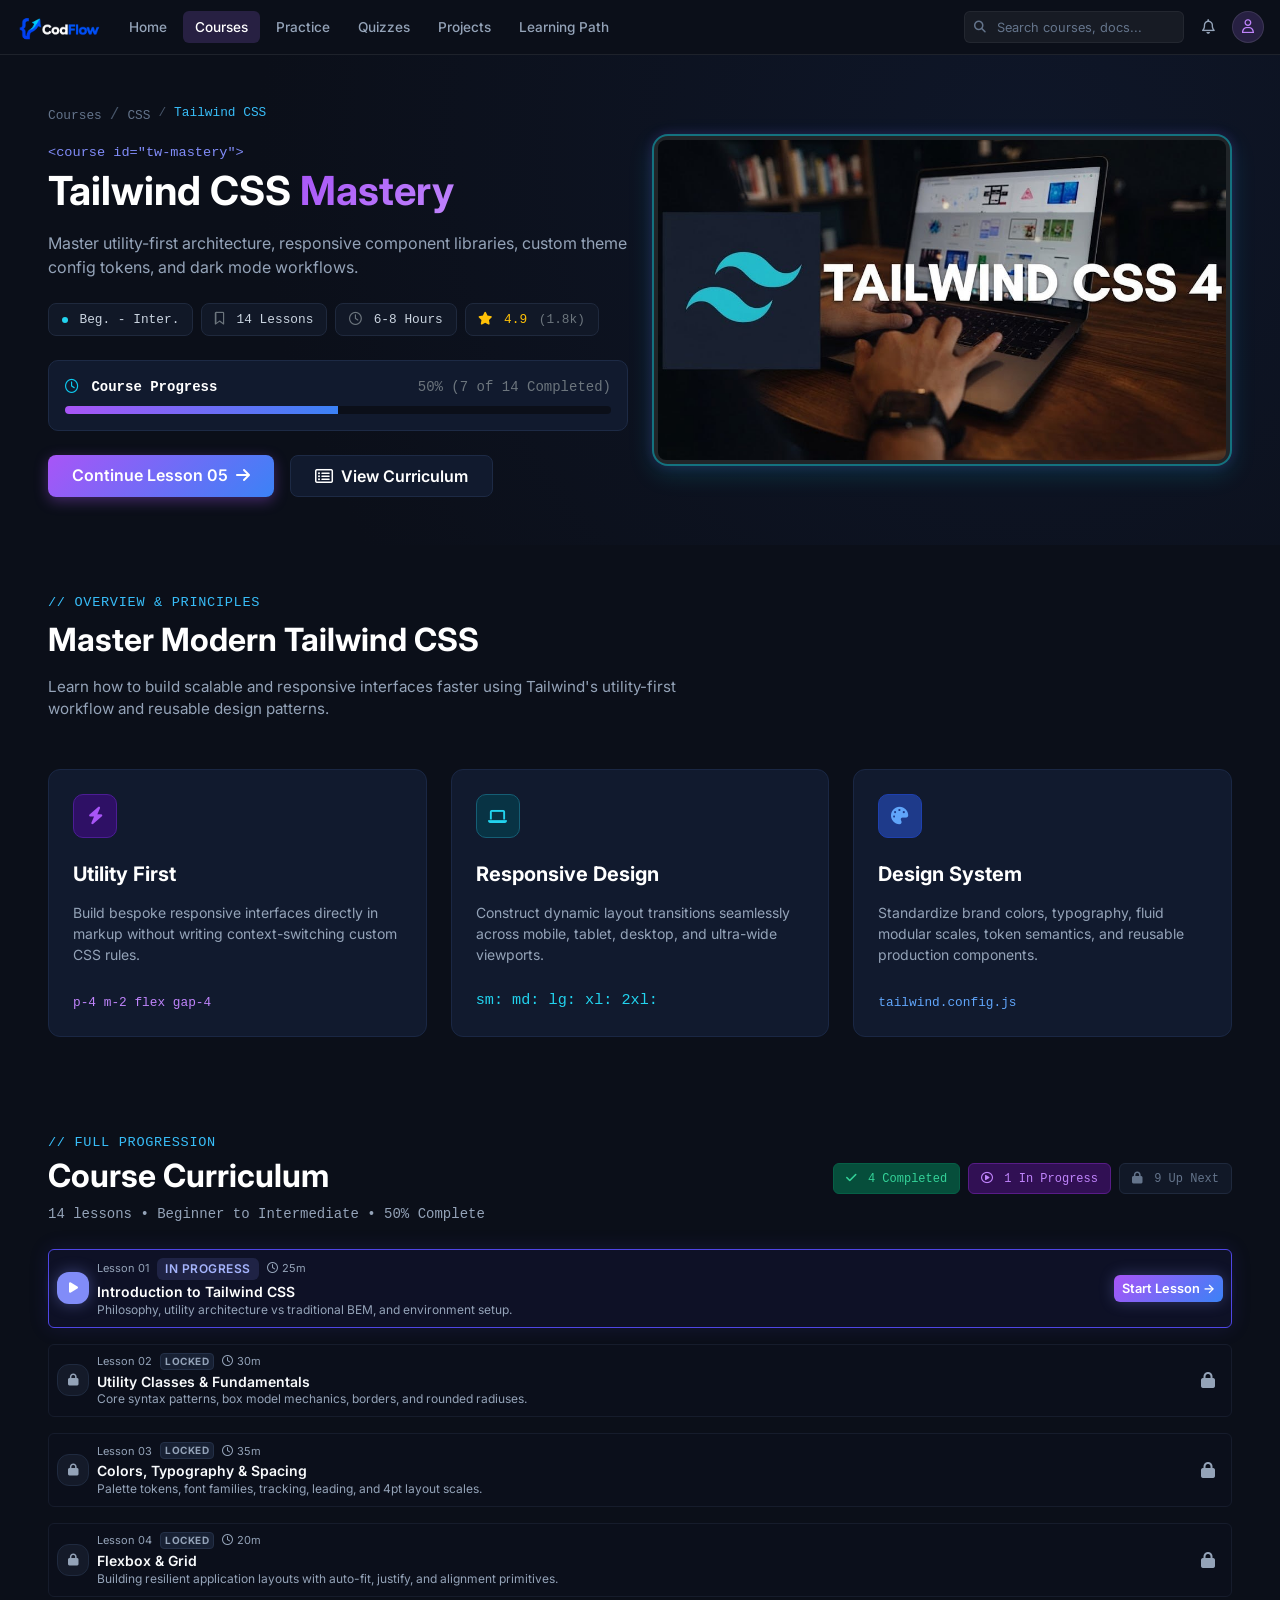
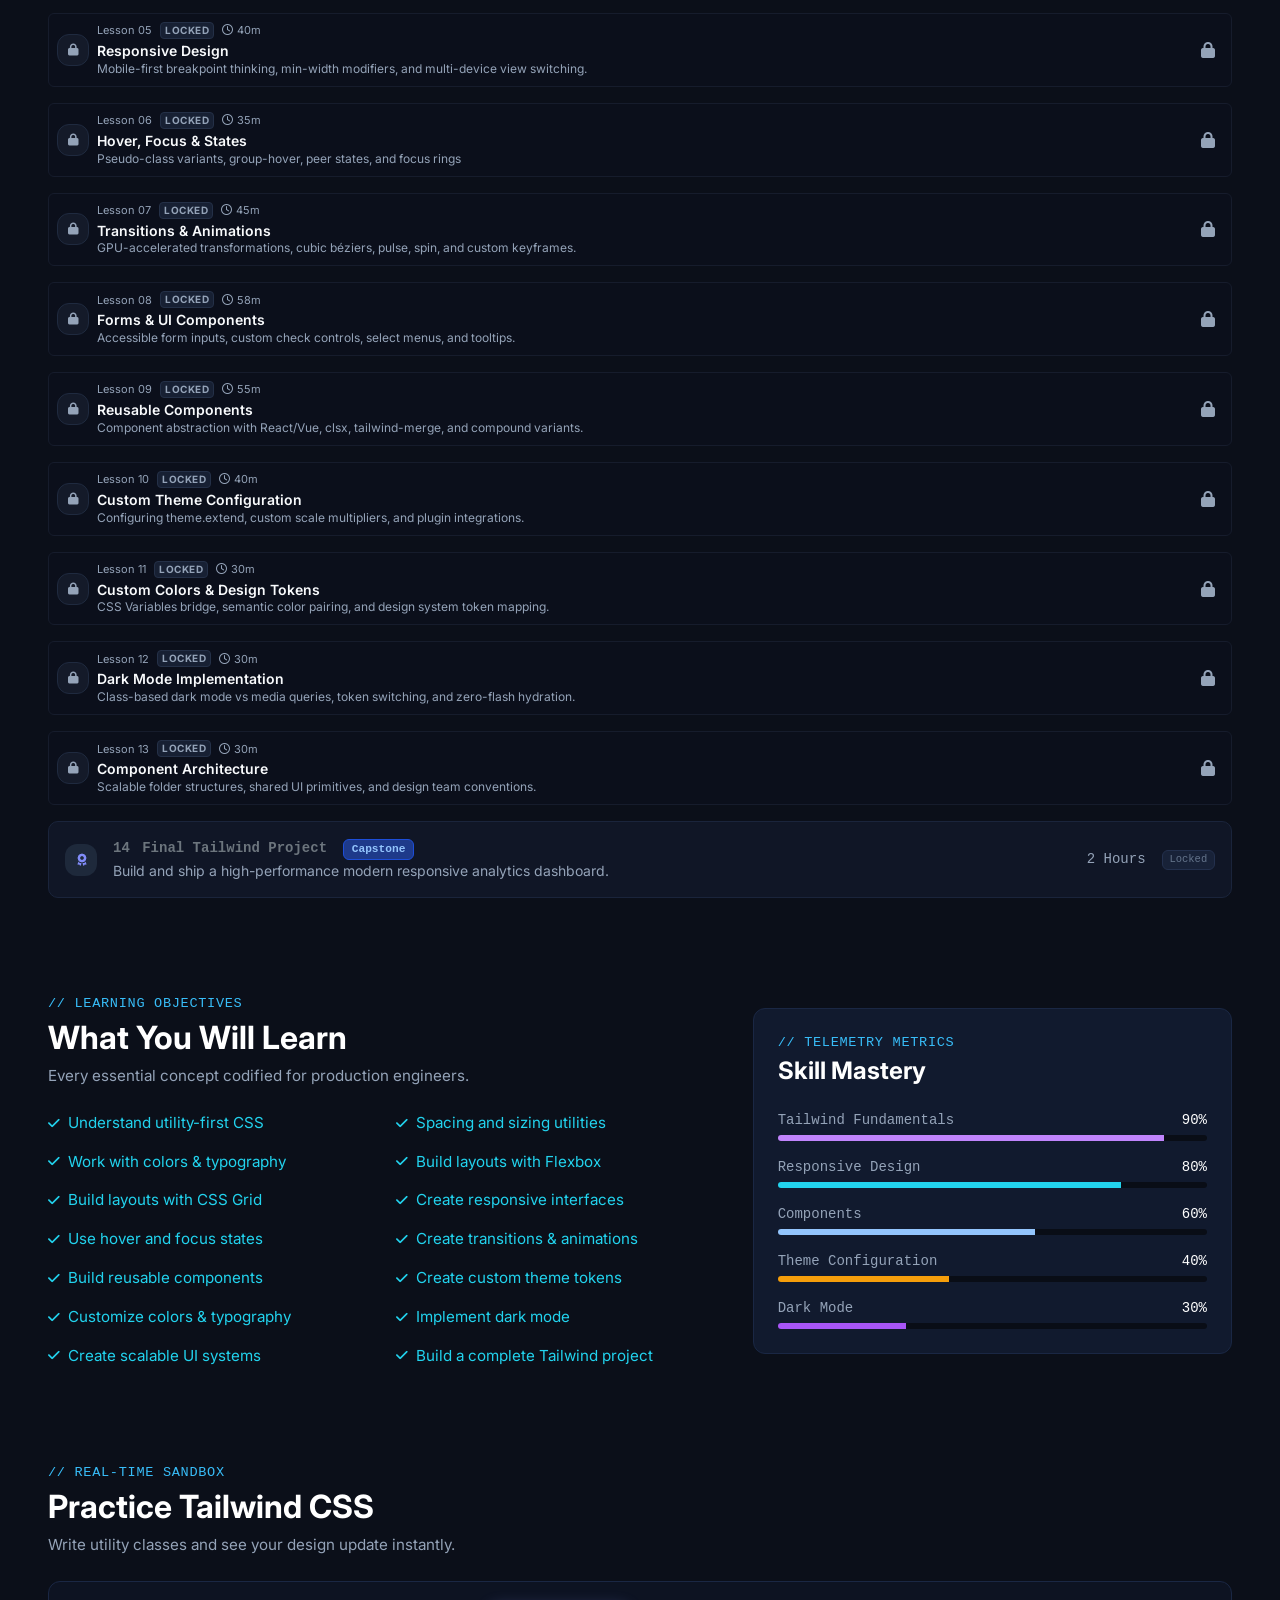
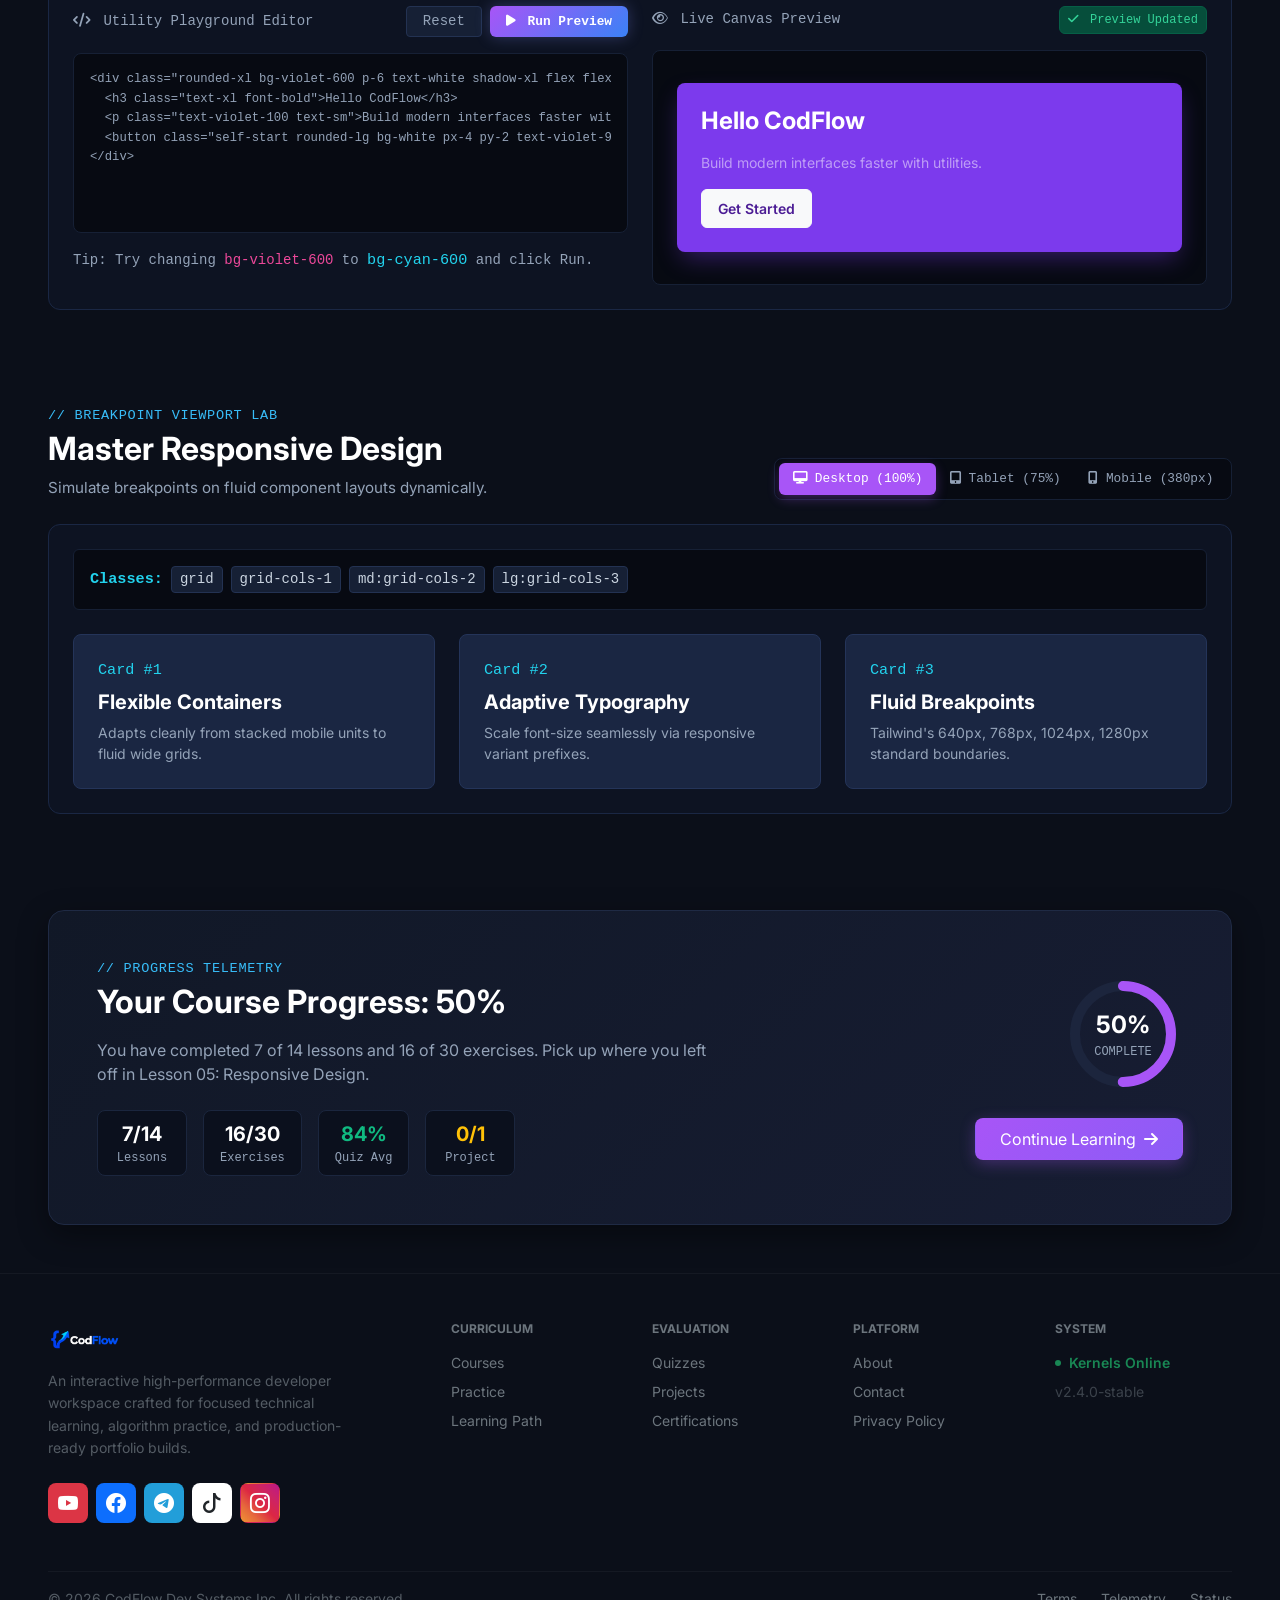
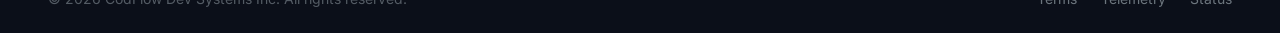
<file: page/tailwindcss.html>
<!DOCTYPE html>
<html lang="en">

<head>
    <meta charset="UTF-8" />
    <meta name="viewport" content="width=device-width, initial-scale=1.0" />
    <title>CodFlow - Tailwind CSS</title>
    <meta name="description"
        content="CodFlow helps you learn to code with interactive lessons, practice, and real-world projects." />
    <meta property="og:title" content="CodFlow - JavaScript" />
    <meta property="og:description" content="Interactive coding lessons, projects, and practice in one platform." />
    <meta property="og:image" content="img/codflow.png" />
    <link rel="icon" type="image/png" href="../img/codflow.png" />

    <!-- Bootstrap 5 CSS -->
    <link href="https://cdn.jsdelivr.net/npm/bootstrap@5.3.2/dist/css/bootstrap.min.css" rel="stylesheet" />

    <!-- FontAwesome Icons -->
    <link rel="stylesheet" href="https://cdnjs.cloudflare.com/ajax/libs/font-awesome/6.4.2/css/all.min.css" />

    <!-- Google Fonts (Inter & Fira Code) -->
    <link
        href="https://fonts.googleapis.com/css2?family=Inter:wght@400;500;600;700;800&family=Fira+Code:wght@400;500&display=swap"
        rel="stylesheet" />

    <!-- Custom CSS File -->
    <link rel="stylesheet" href="../css/tailwindcss.css" />

    <!-- Bootstrap Icons CDN -->
    <link rel="stylesheet" href="https://cdn.jsdelivr.net/npm/bootstrap-icons@1.11.3/font/bootstrap-icons.min.css">
</head>

<body>

    <nav class="navbar-sticky navbar navbar-expand-lg navbar-dark bg-dark-custom py-2">
        <div class="container-fluid px-3">
            <!-- Brand Logo -->
            <a class="navbar-brand me-3 py-0" href="#" aria-label="CodFlow home">
                <img src="../img/logo.png" alt="CodFlow logo" class="brand-logo" />
            </a>

            <!-- Mobile Toggler -->
            <button class="navbar-toggler border-0 p-1" type="button" data-bs-toggle="collapse"
                data-bs-target="#navbarNav">
                <span class="navbar-toggler-icon small"></span>
            </button>

            <!-- Collapsible Menu -->
            <div class="collapse navbar-collapse" id="navbarNav">
                <ul class="navbar-nav me-auto mb-2 mb-lg-0 gap-1 align-items-center">
                    <li class="nav-item">
                        <a class="nav-link custom-nav-link " href="../index.html">Home</a>
                    </li>
                    <li class="nav-item">
                        <a class="nav-link custom-nav-link active" href="#">Courses</a>
                    </li>
                    <li class="nav-item">
                        <a class="nav-link custom-nav-link" href="#">Practice</a>
                    </li>
                    <li class="nav-item">
                        <a class="nav-link custom-nav-link" href="#">Quizzes</a>
                    </li>
                    <li class="nav-item">
                        <a class="nav-link custom-nav-link" href="#">Projects</a>
                    </li>
                    <li class="nav-item">
                        <a class="nav-link custom-nav-link" href="#">Learning Path</a>
                    </li>
                </ul>

                <!-- Right Controls -->
                <div class="d-flex align-items-center gap-2 mt-2 mt-lg-0">
                    <!-- Compact Search Input -->
                    <div class="search-box position-relative">
                        <i class="fa-solid fa-magnifying-glass search-icon"></i>
                        <input type="text" class="form-control form-control-sm compact-search"
                            placeholder="Search courses, docs...">
                        <!-- <span class="kbd-shortcut"></span> -->
                    </div>

                    <!-- Notification Button -->
                    <button class="icon-btn" type="button" aria-label="Notifications">
                        <i class="fa-regular fa-bell"></i>
                    </button>

                    <!-- Profile Avatar -->
                    <a href="../page/profile.html" class="profile-avatar-btn" aria-label="User Profile">
                        <i class="fa-regular fa-user"></i>
                    </a>
                </div>
            </div>
        </div>
    </nav>

    <section class="tw-hero-section py-5">
        <div class="container-fluid px-lg-5 px-3">
            <div class="row align-items-center gy-4">

                <!-- Left Column: Content -->
                <div class="col-lg-6">
                    <!-- Breadcrumbs -->
                    <nav aria-label="breadcrumb" class="mb-3">
                        <ol class="breadcrumb custom-breadcrumb font-monospace m-0">
                            <li class="breadcrumb-item"><a href="#">Courses</a></li>
                            <li class="breadcrumb-item"><a href="#">CSS</a></li>
                            <li class="breadcrumb-item active" aria-current="page">Tailwind CSS</li>
                        </ol>
                    </nav>

                    <!-- Tag Prefix -->
                    <div class="code-tag-prefix font-monospace mb-1">&lt;course id="tw-mastery"&gt;</div>

                    <!-- Main Title -->
                    <h1 class="hero-title fw-bold text-white mb-3">
                        Tailwind CSS <span class="gradient-text-purple">Mastery</span>
                    </h1>

                    <!-- Description -->
                    <p class="hero-description text-secondary-custom mb-4">
                        Master utility-first architecture, responsive component libraries, custom theme config tokens,
                        and dark mode workflows.
                    </p>

                    <!-- Course Meta Badges -->
                    <div class="d-flex flex-wrap align-items-center gap-2 mb-4 font-monospace">
                        <span class="meta-pill"><span class="badge-dot-cyan me-1"></span> Beg. - Inter.</span>
                        <span class="meta-pill"><i class="fa-regular fa-bookmark me-1 text-secondary"></i> 14
                            Lessons</span>
                        <span class="meta-pill"><i class="fa-regular fa-clock me-1 text-secondary"></i> 6-8 Hours</span>
                        <span class="meta-pill text-warning"><i class="fa-solid fa-star me-1 text-warning"></i> 4.9
                            <span class="text-secondary ms-1">(1.8k)</span></span>
                    </div>

                    <!-- Course Progress Card -->
                    <div class="progress-card p-3 mb-4">
                        <div class="d-flex justify-content-between align-items-center mb-2 font-monospace small">
                            <span class="text-white fw-semibold">
                                <i class="fa-regular fa-clock text-info me-1"></i> Course Progress
                            </span>
                            <span class="text-secondary">50% (7 of 14 Completed)</span>
                        </div>
                        <div class="progress custom-progress">
                            <div class="progress-bar custom-progress-bar" role="progressbar" style="width: 50%;"
                                aria-valuenow="50" aria-valuemin="0" aria-valuemax="100"></div>
                        </div>
                    </div>

                    <!-- Action CTA Buttons -->
                    <div class="d-flex flex-wrap gap-3">
                        <a href="#continuelesson" class="btn btn-primary-gradient px-4 py-2 fw-semibold">Continue Lesson
                            05 <i class="fa-solid fa-arrow-right ms-1"></i></a>
                        <a href="#coursecurriculum" class="btn btn-outline-custom px-4 py-2 fw-semibold"><i
                                class="fa-regular fa-list-alt me-2"></i>View Curriculum</a>
                    </div>
                </div>

                <!-- Right Column: Image with Reference Glow & Shadow Effect -->
                <div class="col-lg-6">
                    <div class="course-image-wrapper p-1 rounded-4 overflow-hidden bg-dark"
                        style="border: 2px solid rgba(0, 229, 255, 0.4); box-shadow: 0 8px 24px rgba(0, 229, 255, 0.15), 0 0 12px rgba(138, 43, 226, 0.2); background: rgba(0, 0, 0, 0.3);">
                        <img src="../img/tailwind.jpg" alt="Tailwind CSS 4"
                            class="img-fluid rounded-3 w-100 object-fit-cover d-block" style="max-height: 420px;">
                    </div>
                </div>

            </div>
        </div>
    </section>

    <!-- Overview & Principles Section -->
    <section class="overview-section py-5">
        <div class="container-fluid px-lg-5 px-3">
            <!-- Section Header -->
            <div class="mb-5">
                <div class="section-subtitle font-monospace mb-2">// OVERVIEW &amp; PRINCIPLES</div>
                <h2 class="section-title fw-bold text-white mb-3">Master Modern Tailwind CSS</h2>
                <p class="section-description text-secondary-custom m-0">
                    Learn how to build scalable and responsive interfaces faster using Tailwind's utility-first workflow
                    and reusable design patterns.
                </p>
            </div>

            <!-- 3 Feature Cards -->
            <div class="row g-4">
                <!-- Card 1 -->
                <div class="col-lg-4 col-md-6">
                    <div class="principle-card p-4 h-100 d-flex flex-column justify-content-between">
                        <div>
                            <div class="icon-box icon-purple mb-4">
                                <i class="fa-solid fa-bolt"></i>
                            </div>
                            <h3 class="h5 text-white fw-bold mb-3">Utility First</h3>
                            <p class="text-secondary-custom small mb-4">
                                Build bespoke responsive interfaces directly in markup without writing context-switching
                                custom CSS rules.
                            </p>
                        </div>
                        <div class="code-pill font-monospace small text-purple">
                            p-4 m-2 flex gap-4
                        </div>
                    </div>
                </div>

                <!-- Card 2 -->
                <div class="col-lg-4 col-md-6">
                    <div class="principle-card p-4 h-100 d-flex flex-column justify-content-between">
                        <div>
                            <div class="icon-box icon-cyan mb-4">
                                <i class="fa-solid fa-laptop text-cyan"></i>
                            </div>
                            <h3 class="h5 text-white fw-bold mb-3">Responsive Design</h3>
                            <p class="text-secondary-custom small mb-4">
                                Construct dynamic layout transitions seamlessly across mobile, tablet, desktop, and
                                ultra-wide viewports.
                            </p>
                        </div>
                        <div class="code-pill font-monospace small text-cyan">
                            sm: md: lg: xl: 2xl:
                        </div>
                    </div>
                </div>

                <!-- Card 3 -->
                <div class="col-lg-4 col-md-6">
                    <div class="principle-card p-4 h-100 d-flex flex-column justify-content-between">
                        <div>
                            <div class="icon-box icon-blue mb-4">
                                <i class="fa-solid fa-palette text-blue"></i>
                            </div>
                            <h3 class="h5 text-white fw-bold mb-3">Design System</h3>
                            <p class="text-secondary-custom small mb-4">
                                Standardize brand colors, typography, fluid modular scales, token semantics, and
                                reusable production components.
                            </p>
                        </div>
                        <div class="code-pill font-monospace small text-blue">
                            tailwind.config.js
                        </div>
                    </div>
                </div>
            </div>
        </div>
    </section>


    <!-- Course Curriculum Section -->
    <section id="coursecurriculum" class="curriculum-section py-5">
        <div class="container-fluid px-lg-5 px-3">
            <!-- Section Header -->
            <div class="d-flex flex-column flex-md-row justify-content-between align-items-md-center mb-4 gap-3">
                <div>
                    <div class="section-subtitle font-monospace mb-1">// FULL PROGRESSION</div>
                    <h2 class="section-title fw-bold text-white mb-2">Course Curriculum</h2>
                    <div class="text-secondary-custom font-monospace small">
                        14 lessons • Beginner to Intermediate • 50% Complete
                    </div>
                </div>
                <!-- Header Badges -->
                <div class="d-flex flex-wrap gap-2 font-monospace small">
                    <span class="status-chip chip-completed"><i class="fa-solid fa-check me-1"></i> 4 Completed</span>
                    <span class="status-chip chip-progress"><i class="fa-regular fa-play-circle me-1"></i> 1 In
                        Progress</span>
                    <span class="status-chip chip-locked"><i class="fa-solid fa-lock me-1"></i> 9 Up Next</span>
                </div>
            </div>

            <!-- Lesson List Container -->
            <div class="curriculum-list d-flex flex-column gap-3">
                <!-- Lesson 01 -->
                <div class="curriculum-item active-item p-3 rounded-3">
                    <div class="d-flex align-items-center justify-content-between">
                        <div class="d-flex align-items-center gap-3">
                            <div class="lesson-icon bg-purple-glow d-flex align-items-center justify-content-center">
                                <i class="fa-solid fa-play"></i>
                            </div>
                            <div>
                                <div class="d-flex align-items-center gap-2 mb-1 font-mono text-xs">
                                    <span class="text-muted">Lesson 01</span>
                                    <span class="badge-tag tag-purple">IN PROGRESS</span>
                                    <span class="text-muted"><i class="fa-regular fa-clock me-1"></i>25m</span>
                                </div>
                                <h4 class="lesson-title text-white m-0">Introduction to Tailwind CSS</h4>
                                <p>Philosophy, utility architecture vs traditional BEM, and environment setup.</p>
                            </div>
                        </div>
                        <div>
                            <button class="btn btn-purple-sm">Start Lesson &rarr;</button>
                        </div>
                    </div>
                </div>

                <!-- Lesson 02 -->
                <div class="curriculum-item locked-item p-3 rounded-3">
                    <div class="d-flex align-items-center justify-content-between">
                        <div class="d-flex align-items-center gap-3">
                            <div class="lesson-icon bg-dark-icon"><i class="fa-solid fa-lock text-muted"></i></div>
                            <div>
                                <div class="d-flex align-items-center gap-2 mb-1 font-mono text-xs">
                                    <span class="text-muted">Lesson 02</span>
                                    <span class="badge-tag tag-dark">LOCKED</span>
                                    <span class="text-muted"><i class="fa-regular fa-clock me-1"></i>30m</span>
                                </div>
                                <h4 class="lesson-title">Utility Classes &amp; Fundamentals</h4>
                                <p>Core syntax patterns, box model mechanics, borders, and rounded radiuses.</p>
                            </div>
                        </div>
                        <i class="fa-solid fa-lock text-muted me-2"></i>
                    </div>
                </div>

                <!-- Lesson 03 -->
                <div class="curriculum-item locked-item p-3 rounded-3">
                    <div class="d-flex align-items-center justify-content-between">
                        <div class="d-flex align-items-center gap-3">
                            <div class="lesson-icon bg-dark-icon"><i class="fa-solid fa-lock text-muted"></i></div>
                            <div>
                                <div class="d-flex align-items-center gap-2 mb-1 font-mono text-xs">
                                    <span class="text-muted">Lesson 03</span>
                                    <span class="badge-tag tag-dark">LOCKED</span>
                                    <span class="text-muted"><i class="fa-regular fa-clock me-1"></i>35m</span>
                                </div>
                                <h4 class="lesson-title">Colors, Typography &amp; Spacing</h4>
                                <p>Palette tokens, font families,
                                tracking, leading, and 4pt layout scales.</p>
                            </div>
                        </div>
                        <i class="fa-solid fa-lock text-muted me-2"></i>
                    </div>
                </div>

                <!-- Lesson 04 -->
                <div class="curriculum-item locked-item p-3 rounded-3">
                    <div class="d-flex align-items-center justify-content-between">
                        <div class="d-flex align-items-center gap-3">
                            <div class="lesson-icon bg-dark-icon"><i class="fa-solid fa-lock text-muted"></i></div>
                            <div>
                                <div class="d-flex align-items-center gap-2 mb-1 font-mono text-xs">
                                    <span class="text-muted">Lesson 04</span>
                                    <span class="badge-tag tag-dark">LOCKED</span>
                                    <span class="text-muted"><i class="fa-regular fa-clock me-1"></i>20m</span>
                                </div>
                                <h4 class="lesson-title">Flexbox &amp; Grid</h4>
                                <p>Building resilient application layouts
                                with auto-fit, justify, and alignment primitives.</p>
                            </div>
                        </div>
                        <i class="fa-solid fa-lock text-muted me-2"></i>
                    </div>
                </div>

                <!-- Lesson 05 -->
                <div class="curriculum-item locked-item p-3 rounded-3">
                    <div class="d-flex align-items-center justify-content-between">
                        <div class="d-flex align-items-center gap-3">
                            <div class="lesson-icon bg-dark-icon"><i class="fa-solid fa-lock text-muted"></i></div>
                            <div>
                                <div class="d-flex align-items-center gap-2 mb-1 font-mono text-xs">
                                    <span class="text-muted">Lesson 05</span>
                                    <span class="badge-tag tag-dark">LOCKED</span>
                                    <span class="text-muted"><i class="fa-regular fa-clock me-1"></i>40m</span>
                                </div>
                                <h4 class="lesson-title">Responsive Design</h4>
                                <p>Mobile-first breakpoint thinking,
                                min-width modifiers, and multi-device view switching.</p>
                            </div>
                        </div>
                        <i class="fa-solid fa-lock text-muted me-2"></i>
                    </div>
                </div>

                <!-- Lesson 06 (ACTIVE LESSON) -->
                <div class="curriculum-item locked-item p-3 rounded-3">
                    <div class="d-flex align-items-center justify-content-between">
                        <div class="d-flex align-items-center gap-3">
                            <div class="lesson-icon bg-dark-icon"><i class="fa-solid fa-lock text-muted"></i></div>
                            <div>
                                <div class="d-flex align-items-center gap-2 mb-1 font-mono text-xs">
                                    <span class="text-muted">Lesson 06</span>
                                    <span class="badge-tag tag-dark">LOCKED</span>
                                    <span class="text-muted"><i class="fa-regular fa-clock me-1"></i>35m</span>
                                </div>
                                <h4 class="lesson-title">Hover, Focus &amp; States</h4>
                                <p>Pseudo-class variants, group-hover,
                                peer states, and focus rings</p>
                            </div>
                        </div>
                        <i class="fa-solid fa-lock text-muted me-2"></i>
                    </div>
                </div>

                <!-- Lesson 07 (LOCKED) -->

                <div class="curriculum-item locked-item p-3 rounded-3">
                    <div class="d-flex align-items-center justify-content-between">
                        <div class="d-flex align-items-center gap-3">
                            <div class="lesson-icon bg-dark-icon"><i class="fa-solid fa-lock text-muted"></i></div>
                            <div>
                                <div class="d-flex align-items-center gap-2 mb-1 font-mono text-xs">
                                    <span class="text-muted">Lesson 07</span>
                                    <span class="badge-tag tag-dark">LOCKED</span>
                                    <span class="text-muted"><i class="fa-regular fa-clock me-1"></i>45m</span>
                                </div>
                                <h4 class="lesson-title">Transitions &amp; Animations</h4>
                                <p>GPU-accelerated transformations, cubic
                                béziers, pulse, spin, and custom keyframes.</p>
                            </div>
                        </div>
                        <i class="fa-solid fa-lock text-muted me-2"></i>
                    </div>
                </div>

                <!-- Lesson 08 (LOCKED) -->
                <div class="curriculum-item locked-item p-3 rounded-3">
                    <div class="d-flex align-items-center justify-content-between">
                        <div class="d-flex align-items-center gap-3">
                            <div class="lesson-icon bg-dark-icon"><i class="fa-solid fa-lock text-muted"></i></div>
                            <div>
                                <div class="d-flex align-items-center gap-2 mb-1 font-mono text-xs">
                                    <span class="text-muted">Lesson 08</span>
                                    <span class="badge-tag tag-dark">LOCKED</span>
                                    <span class="text-muted"><i class="fa-regular fa-clock me-1"></i>58m</span>
                                </div>
                                <h4 class="lesson-title">Forms &amp; UI Components</h4>
                                <p>Accessible form inputs, custom check
                                controls, select menus, and tooltips.</p>
                            </div>
                        </div>
                        <i class="fa-solid fa-lock text-muted me-2"></i>
                    </div>
                </div>

                <!-- Lesson 09 (LOCKED) -->
                <div class="curriculum-item locked-item p-3 rounded-3">
                    <div class="d-flex align-items-center justify-content-between">
                        <div class="d-flex align-items-center gap-3">
                            <div class="lesson-icon bg-dark-icon"><i class="fa-solid fa-lock text-muted"></i></div>
                            <div>
                                <div class="d-flex align-items-center gap-2 mb-1 font-mono text-xs">
                                    <span class="text-muted">Lesson 09</span>
                                    <span class="badge-tag tag-dark">LOCKED</span>
                                    <span class="text-muted"><i class="fa-regular fa-clock me-1"></i>55m</span>
                                </div>
                                <h4 class="lesson-title"> Reusable Components</h4>
                                <p>Component abstraction with React/Vue,
                                clsx, tailwind-merge, and compound variants.</p>
                            </div>
                        </div>
                        <i class="fa-solid fa-lock text-muted me-2"></i>
                    </div>
                </div>

                <!-- Lesson 10 (LOCKED) -->
                <div class="curriculum-item locked-item p-3 rounded-3">
                    <div class="d-flex align-items-center justify-content-between">
                        <div class="d-flex align-items-center gap-3">
                            <div class="lesson-icon bg-dark-icon"><i class="fa-solid fa-lock text-muted"></i></div>
                            <div>
                                <div class="d-flex align-items-center gap-2 mb-1 font-mono text-xs">
                                    <span class="text-muted">Lesson 10</span>
                                    <span class="badge-tag tag-dark">LOCKED</span>
                                    <span class="text-muted"><i class="fa-regular fa-clock me-1"></i>40m</span>
                                </div>
                                <h4 class="lesson-title">Custom Theme Configuration</h4>
                                <p>Configuring theme.extend, custom scale
                                multipliers, and plugin integrations.</p>
                            </div>
                        </div>
                        <i class="fa-solid fa-lock text-muted me-2"></i>
                    </div>
                </div>

                <!-- Lesson 11 (LOCKED) -->
                <div class="curriculum-item locked-item p-3 rounded-3">
                    <div class="d-flex align-items-center justify-content-between">
                        <div class="d-flex align-items-center gap-3">
                            <div class="lesson-icon bg-dark-icon"><i class="fa-solid fa-lock text-muted"></i></div>
                            <div>
                                <div class="d-flex align-items-center gap-2 mb-1 font-mono text-xs">
                                    <span class="text-muted">Lesson 11</span>
                                    <span class="badge-tag tag-dark">LOCKED</span>
                                    <span class="text-muted"><i class="fa-regular fa-clock me-1"></i>30m</span>
                                </div>
                                <h4 class="lesson-title">Custom Colors &amp; Design Tokens</h4>
                                <p>CSS Variables bridge, semantic color
                                pairing, and design system token mapping.</p>
                            </div>
                        </div>
                        <i class="fa-solid fa-lock text-muted me-2"></i>
                    </div>
                </div>
                <!-- Lesson 12 (LOCKED) -->
                <div class="curriculum-item locked-item p-3 rounded-3">
                    <div class="d-flex align-items-center justify-content-between">
                        <div class="d-flex align-items-center gap-3">
                            <div class="lesson-icon bg-dark-icon"><i class="fa-solid fa-lock text-muted"></i></div>
                            <div>
                                <div class="d-flex align-items-center gap-2 mb-1 font-mono text-xs">
                                    <span class="text-muted">Lesson 12</span>
                                    <span class="badge-tag tag-dark">LOCKED</span>
                                    <span class="text-muted"><i class="fa-regular fa-clock me-1"></i>30m</span>
                                </div>
                                <h4 class="lesson-title">Dark Mode Implementation</h4>
                                <p>Class-based dark mode vs media queries,
                                token switching, and zero-flash hydration.</p>
                            </div>
                        </div>
                        <i class="fa-solid fa-lock text-muted me-2"></i>
                    </div>
                </div>
                <!-- Lesson 13 (LOCKED) -->
                <div class="curriculum-item locked-item p-3 rounded-3">
                    <div class="d-flex align-items-center justify-content-between">
                        <div class="d-flex align-items-center gap-3">
                            <div class="lesson-icon bg-dark-icon"><i class="fa-solid fa-lock text-muted"></i></div>
                            <div>
                                <div class="d-flex align-items-center gap-2 mb-1 font-mono text-xs">
                                    <span class="text-muted">Lesson 13</span>
                                    <span class="badge-tag tag-dark">LOCKED</span>
                                    <span class="text-muted"><i class="fa-regular fa-clock me-1"></i>30m</span>
                                </div>
                                <h4 class="lesson-title">Component Architecture</h4>
                                <p>Scalable folder structures, shared UI
                                primitives, and design team conventions.</p>
                            </div>
                        </div>
                        <i class="fa-solid fa-lock text-muted me-2"></i>
                    </div>
                </div>
                <!-- Lesson 14 (Capstone Project) -->
                <div class="lesson-card locked capstone-lesson p-3 d-flex align-items-center justify-content-between">
                    <div class="d-flex align-items-center gap-3">
                        <div class="lesson-icon icon-award"><i class="fa-solid fa-award"></i></div>
                        <div>
                            <div class="lesson-title font-monospace fw-semibold text-secondary">
                                <span class="lesson-num me-1">14</span> Final Tailwind Project
                                <span class="badge badge-capstone ms-2">Capstone</span>
                            </div>
                            <div class="lesson-desc text-secondary-custom small">Build and ship a high-performance
                                modern responsive analytics dashboard.</div>
                        </div>
                    </div>
                    <div class="d-flex align-items-center gap-3 font-monospace small">
                        <span class="text-secondary-custom">2 Hours</span>
                        <span class="badge badge-locked">Locked</span>
                    </div>
                </div>
            </div>
        </div>
    </section>


    <!-- What You Will Learn & Telemetry Section -->
    <section class="learn-telemetry-section py-5">
        <div class="container-fluid px-lg-5 px-3">
            <div class="row gy-4 align-items-center">

                <!-- Left Side: What You Will Learn -->
                <div class="col-lg-7">
                    <div class="section-subtitle font-monospace mb-1">// LEARNING OBJECTIVES</div>
                    <h2 class="section-title fw-bold text-white mb-2">What You Will Learn</h2>
                    <p class="section-description text-secondary-custom mb-4">
                        Every essential concept codified for production engineers.
                    </p>

                    <!-- 2-Column Checklist Grid -->
                    <div class="row g-3">
                        <div class="col-sm-6">
                            <ul class="list-unstyled d-flex flex-column gap-3 m-0">
                                <li class="d-flex align-items-center gap-2 text-cyan">
                                    <i class="fa-solid fa-check small"></i>
                                    <span>Understand utility-first CSS</span>
                                </li>
                                <li class="d-flex align-items-center gap-2 text-cyan">
                                    <i class="fa-solid fa-check small"></i>
                                    <span>Work with colors &amp; typography</span>
                                </li>
                                <li class="d-flex align-items-center gap-2 text-cyan">
                                    <i class="fa-solid fa-check small"></i>
                                    <span>Build layouts with CSS Grid</span>
                                </li>
                                <li class="d-flex align-items-center gap-2 text-cyan">
                                    <i class="fa-solid fa-check small"></i>
                                    <span>Use hover and focus states</span>
                                </li>
                                <li class="d-flex align-items-center gap-2 text-cyan">
                                    <i class="fa-solid fa-check small"></i>
                                    <span>Build reusable components</span>
                                </li>
                                <li class="d-flex align-items-center gap-2 text-cyan">
                                    <i class="fa-solid fa-check small"></i>
                                    <span>Customize colors &amp; typography</span>
                                </li>
                                <li class="d-flex align-items-center gap-2 text-cyan">
                                    <i class="fa-solid fa-check small"></i>
                                    <span>Create scalable UI systems</span>
                                </li>
                            </ul>
                        </div>

                        <div class="col-sm-6">
                            <ul class="list-unstyled d-flex flex-column gap-3 m-0">
                                <li class="d-flex align-items-center gap-2 text-cyan">
                                    <i class="fa-solid fa-check small"></i>
                                    <span>Spacing and sizing utilities</span>
                                </li>
                                <li class="d-flex align-items-center gap-2 text-cyan">
                                    <i class="fa-solid fa-check small"></i>
                                    <span>Build layouts with Flexbox</span>
                                </li>
                                <li class="d-flex align-items-center gap-2 text-cyan">
                                    <i class="fa-solid fa-check small"></i>
                                    <span>Create responsive interfaces</span>
                                </li>
                                <li class="d-flex align-items-center gap-2 text-cyan">
                                    <i class="fa-solid fa-check small"></i>
                                    <span>Create transitions &amp; animations</span>
                                </li>
                                <li class="d-flex align-items-center gap-2 text-cyan">
                                    <i class="fa-solid fa-check small"></i>
                                    <span>Create custom theme tokens</span>
                                </li>
                                <li class="d-flex align-items-center gap-2 text-cyan">
                                    <i class="fa-solid fa-check small"></i>
                                    <span>Implement dark mode</span>
                                </li>
                                <li class="d-flex align-items-center gap-2 text-cyan">
                                    <i class="fa-solid fa-check small"></i>
                                    <span>Build a complete Tailwind project</span>
                                </li>
                            </ul>
                        </div>
                    </div>
                </div>

                <!-- Right Side: Skill Mastery Card -->
                <div class="col-lg-5">
                    <div class="skill-card p-4">
                        <div class="section-subtitle font-monospace mb-1">// TELEMETRY METRICS</div>
                        <h3 class="h4 text-white fw-bold mb-4">Skill Mastery</h3>

                        <div class="d-flex flex-column gap-3 font-monospace">
                            <!-- Progress Item 1 -->
                            <div>
                                <div class="d-flex justify-content-between small mb-1">
                                    <span class="text-secondary-custom">Tailwind Fundamentals</span>
                                    <span class="text-white">90%</span>
                                </div>
                                <div class="progress skill-progress-bg">
                                    <div class="progress-bar bar-purple" style="width: 90%;"></div>
                                </div>
                            </div>

                            <!-- Progress Item 2 -->
                            <div>
                                <div class="d-flex justify-content-between small mb-1">
                                    <span class="text-secondary-custom">Responsive Design</span>
                                    <span class="text-white">80%</span>
                                </div>
                                <div class="progress skill-progress-bg">
                                    <div class="progress-bar bar-cyan" style="width: 80%;"></div>
                                </div>
                            </div>

                            <!-- Progress Item 3 -->
                            <div>
                                <div class="d-flex justify-content-between small mb-1">
                                    <span class="text-secondary-custom">Components</span>
                                    <span class="text-white">60%</span>
                                </div>
                                <div class="progress skill-progress-bg">
                                    <div class="progress-bar bar-light-blue" style="width: 60%;"></div>
                                </div>
                            </div>

                            <!-- Progress Item 4 -->
                            <div>
                                <div class="d-flex justify-content-between small mb-1">
                                    <span class="text-secondary-custom">Theme Configuration</span>
                                    <span class="text-white">40%</span>
                                </div>
                                <div class="progress skill-progress-bg">
                                    <div class="progress-bar bar-orange" style="width: 40%;"></div>
                                </div>
                            </div>

                            <!-- Progress Item 5 -->
                            <div>
                                <div class="d-flex justify-content-between small mb-1">
                                    <span class="text-secondary-custom">Dark Mode</span>
                                    <span class="text-white">30%</span>
                                </div>
                                <div class="progress skill-progress-bg">
                                    <div class="progress-bar bar-violet" style="width: 30%;"></div>
                                </div>
                            </div>
                        </div>
                    </div>
                </div>

            </div>
        </div>
    </section>


    <!-- Real-Time Sandbox Section -->
    <section class="sandbox-section py-5">
        <div class="container-fluid px-lg-5 px-3">
            <!-- Section Header -->
            <div class="mb-4">
                <div class="section-subtitle font-monospace mb-1">// REAL-TIME SANDBOX</div>
                <h2 class="section-title fw-bold text-white mb-2">Practice Tailwind CSS</h2>
                <p class="section-description text-secondary-custom m-0">
                    Write utility classes and see your design update instantly.
                </p>
            </div>

            <!-- Sandbox Editor Container -->
            <div class="sandbox-container p-4">
                <div class="row g-4">

                    <!-- Left Side: Code Editor Panel -->
                    <div class="col-lg-6">
                        <div class="d-flex justify-content-between align-items-center mb-3">
                            <span class="font-monospace text-secondary-custom small">
                                <i class="fa-solid fa-code me-1"></i> Utility Playground Editor
                            </span>
                            <div class="d-flex gap-2">
                                <button class="btn btn-dark-custom btn-sm font-monospace px-3">Reset</button>
                                <button class="btn btn-purple-sm btn-sm font-monospace px-3">
                                    <i class="fa-solid fa-play me-1"></i> Run Preview
                                </button>
                            </div>
                        </div>

                        <!-- Code Area Box -->
                        <div class="code-editor-box p-3 font-monospace text-white-50 small mb-3">
                            <pre class="m-0"><code>&lt;div class="rounded-xl bg-violet-600 p-6 text-white shadow-xl flex flex-col gap-3"&gt;
  &lt;h3 class="text-xl font-bold"&gt;Hello CodFlow&lt;/h3&gt;
  &lt;p class="text-violet-100 text-sm"&gt;Build modern interfaces faster with utilities.&lt;/p&gt;
  &lt;button class="self-start rounded-lg bg-white px-4 py-2 text-violet-900 font-semibold"&gt;Get Started&lt;/button&gt;
&lt;/div&gt;</code></pre>
                        </div>

                        <!-- Tip Footer -->
                        <div class="tip-text font-monospace small text-secondary-custom">
                            Tip: Try changing <span class="text-pink">bg-violet-600</span> to <span
                                class="text-cyan">bg-cyan-600</span> and click Run.
                        </div>
                    </div>

                    <!-- Right Side: Live Canvas Preview -->
                    <div class="col-lg-6">
                        <div class="d-flex justify-content-between align-items-center mb-3">
                            <span class="font-monospace text-secondary-custom small">
                                <i class="fa-regular fa-eye me-1"></i> Live Canvas Preview
                            </span>
                            <span class="status-chip chip-completed font-monospace small py-1 px-2">
                                <i class="fa-solid fa-check me-1"></i> Preview Updated
                            </span>
                        </div>

                        <!-- Live Canvas Frame -->
                        <div class="canvas-preview-box p-4 d-flex align-items-center justify-content-center">
                            <div class="preview-card p-4 rounded-3 text-white d-flex flex-column gap-3 w-100">
                                <h3 class="fw-bold fs-4 m-0">Hello CodFlow</h3>
                                <p class="m-0 text-white-50 small">Build modern interfaces faster with utilities.</p>
                                <div>
                                    <button
                                        class="btn btn-light fw-semibold text-purple-dark px-3 py-2 btn-sm rounded-2">
                                        Get Started
                                    </button>
                                </div>
                            </div>
                        </div>
                    </div>

                </div>
            </div>
        </div>
    </section>

    <!-- Breakpoint Viewport Lab Section -->
    <section class="responsive-lab-section py-5">
        <div class="container-fluid px-lg-5 px-3">

            <!-- Header & Viewport Controls -->
            <div class="d-flex flex-column flex-md-row justify-content-between align-items-md-end mb-4 gap-3">
                <div>
                    <div class="section-subtitle font-monospace mb-1">// BREAKPOINT VIEWPORT LAB</div>
                    <h2 class="section-title fw-bold text-white mb-2">Master Responsive Design</h2>
                    <p class="section-description text-secondary-custom m-0">
                        Simulate breakpoints on fluid component layouts dynamically.
                    </p>
                </div>

                <!-- Viewport Switcher Buttons -->
                <div
                    class="viewport-toggle-bg p-1 rounded-3 d-inline-flex font-monospace align-self-start align-self-md-auto">
                    <button class="btn btn-viewport active d-flex align-items-center gap-2">
                        <i class="fa-solid fa-desktop"></i>
                        <span>Desktop (100%)</span>
                    </button>
                    <button class="btn btn-viewport text-secondary-custom d-flex align-items-center gap-2">
                        <i class="fa-solid fa-tablet-screen-button"></i>
                        <span>Tablet (75%)</span>
                    </button>
                    <button class="btn btn-viewport text-secondary-custom d-flex align-items-center gap-2">
                        <i class="fa-solid fa-mobile-screen-button"></i>
                        <span>Mobile (380px)</span>
                    </button>
                </div>
            </div>

            <!-- Main Card Container -->
            <div class="lab-container p-4">

                <!-- Classes Display Bar -->
                <div
                    class="classes-bar p-3 rounded-2 font-monospace small mb-4 d-flex align-items-center gap-2 flex-wrap">
                    <span class="text-cyan fw-bold">Classes:</span>
                    <span class="code-badge">grid</span>
                    <span class="code-badge">grid-cols-1</span>
                    <span class="code-badge">md:grid-cols-2</span>
                    <span class="code-badge">lg:grid-cols-3</span>
                </div>

                <!-- 3 Responsive Cards Grid -->
                <div class="row g-4">

                    <!-- Card 1 -->
                    <div class="col-lg-4 col-md-6">
                        <div class="lab-card p-4 h-100">
                            <div class="card-number font-monospace text-cyan small mb-2">Card #1</div>
                            <h3 class="h5 text-white fw-bold mb-2">Flexible Containers</h3>
                            <p class="text-secondary-custom small m-0">
                                Adapts cleanly from stacked mobile units to fluid wide grids.
                            </p>
                        </div>
                    </div>

                    <!-- Card 2 -->
                    <div class="col-lg-4 col-md-6">
                        <div class="lab-card p-4 h-100">
                            <div class="card-number font-monospace text-cyan small mb-2">Card #2</div>
                            <h3 class="h5 text-white fw-bold mb-2">Adaptive Typography</h3>
                            <p class="text-secondary-custom small m-0">
                                Scale font-size seamlessly via responsive variant prefixes.
                            </p>
                        </div>
                    </div>

                    <!-- Card 3 -->
                    <div class="col-lg-4 col-md-12">
                        <div class="lab-card p-4 h-100">
                            <div class="card-number font-monospace text-cyan small mb-2">Card #3</div>
                            <h3 class="h5 text-white fw-bold mb-2">Fluid Breakpoints</h3>
                            <p class="text-secondary-custom small m-0">
                                Tailwind's 640px, 768px, 1024px, 1280px standard boundaries.
                            </p>
                        </div>
                    </div>

                </div>
            </div>

        </div>
    </section>


    <!-- Progress Telemetry & Footer Wrapper -->
    <section class="footer-wrapper-section pt-5">
        <div class="container-fluid px-lg-5 px-3">

            <!-- Progress Telemetry Banner Card -->
            <div class="telemetry-banner-card p-4 p-md-5 mb-5">
                <div class="row align-items-center gy-4">

                    <!-- Left Details -->
                    <div class="col-lg-7">
                        <div class="section-subtitle font-monospace mb-1">// PROGRESS TELEMETRY</div>
                        <h2 class="h2 text-white fw-bold mb-3">Your Course Progress: 50%</h2>
                        <p class="text-secondary-custom mb-4">
                            You have completed 7 of 14 lessons and 16 of 30 exercises. Pick up where you left off in
                            Lesson 05: Responsive Design.
                        </p>

                        <!-- Metric Small Boxes -->
                        <div class="d-flex flex-wrap gap-3">
                            <div class="metric-box px-3 py-2 text-center rounded-3">
                                <div class="fw-bold text-white fs-5">7/14</div>
                                <div class="text-secondary-custom font-monospace extra-small">Lessons</div>
                            </div>
                            <div class="metric-box px-3 py-2 text-center rounded-3">
                                <div class="fw-bold text-white fs-5">16/30</div>
                                <div class="text-secondary-custom font-monospace extra-small">Exercises</div>
                            </div>
                            <div class="metric-box px-3 py-2 text-center rounded-3">
                                <div class="fw-bold text-emerald fs-5">84%</div>
                                <div class="text-secondary-custom font-monospace extra-small">Quiz Avg</div>
                            </div>
                            <div class="metric-box px-3 py-2 text-center rounded-3">
                                <div class="fw-bold text-warning fs-5">0/1</div>
                                <div class="text-secondary-custom font-monospace extra-small">Project</div>
                            </div>
                        </div>
                    </div>

                    <!-- Right Circular Chart & CTA -->
                    <div class="col-lg-5 d-flex flex-column align-items-lg-end align-items-center gap-4">
                        <!-- Circular Progress Indicator -->
                        <div
                            class="progress-circle-wrapper position-relative d-flex align-items-center justify-content-center">
                            <svg class="progress-ring" width="120" height="120">
                                <circle class="progress-ring-bg" stroke="#1c253d" stroke-width="10" fill="transparent"
                                    r="48" cx="60" cy="60" />
                                <circle class="progress-ring-circle" stroke="#a855f7" stroke-width="10"
                                    stroke-dasharray="301.59" stroke-dashoffset="150.79" stroke-linecap="round"
                                    fill="transparent" r="48" cx="60" cy="60" />
                            </svg>
                            <div class="position-absolute text-center">
                                <div class="fw-bold text-white fs-4 leading-none">50%</div>
                                <div class="text-secondary-custom font-monospace extra-small">COMPLETE</div>
                            </div>
                        </div>

                        <!-- Continue Button -->
                        <a href="#"
                            class="btn btn-purple-cta px-4 py-2 font-semibold text-white d-inline-flex align-items-center gap-2 rounded-3 text-decoration-none">
                            <span>Continue Learning</span>
                            <i class="fa-solid fa-arrow-right"></i>
                        </a>
                    </div>

                </div>
            </div>

        </div>

        <footer class="bg-dark-footer text-secondary pt-5 pb-4 border-top border-secondary border-opacity-10">
            <div class="container-fluid px-lg-5">
                <div class="row g-4 mb-5">

                    <!-- Left Branding & Info Column -->
                    <div class="col-lg-4 col-md-12 pe-lg-5">
                        <!-- Logo Image Placeholder -->
                        <div class="mb-3">
                            <img src="../img/logo.png" alt="CodFlow Logo" class="img-fluid" style="height: 32px;">
                        </div>

                        <!-- Description -->
                        <p class="small text-secondary mb-4 opacity-75" style="max-width: 320px; line-height: 1.6;">
                            An interactive high-performance developer workspace crafted for focused technical learning,
                            algorithm practice, and production-ready portfolio builds.
                        </p>

                        <!-- Social Media Buttons -->
                        <div class="d-flex gap-2">
                            <!-- YouTube -->
                            <a href="#"
                                class="btn btn-social bg-danger text-white rounded-3 d-inline-flex align-items-center justify-content-center"
                                style="width: 40px; height: 40px;">
                                <i class="bi bi-youtube fs-5"></i>
                            </a>
                            <!-- Facebook -->
                            <a href="#"
                                class="btn btn-social bg-primary text-white rounded-3 d-inline-flex align-items-center justify-content-center"
                                style="width: 40px; height: 40px;">
                                <i class="bi bi-facebook fs-5"></i>
                            </a>
                            <!-- Telegram -->
                            <a href="#"
                                class="btn btn-social text-white rounded-3 d-inline-flex align-items-center justify-content-center"
                                style="width: 40px; height: 40px; background-color: #229ED9;">
                                <i class="bi bi-telegram fs-5"></i>
                            </a>
                            <!-- TikTok -->
                            <a href="#"
                                class="btn btn-social bg-white text-dark rounded-3 d-inline-flex align-items-center justify-content-center"
                                style="width: 40px; height: 40px;">
                                <i class="bi bi-tiktok fs-5"></i>
                            </a>
                            <!-- Instagram -->
                            <a href="#"
                                class="btn btn-social text-white rounded-3 d-inline-flex align-items-center justify-content-center"
                                style="width: 40px; height: 40px; background: linear-gradient(45deg, #f09433 0%, #e6683c 25%, #dc2743 50%, #cc2366 75%, #bc1888 100%);">
                                <i class="bi bi-instagram fs-5"></i>
                            </a>
                        </div>
                    </div>

                    <!-- Right Links Columns Container -->
                    <div class="col-lg-8 col-md-12">
                        <div class="row g-4">

                            <!-- Curriculum Links -->
                            <div class="col-6 col-sm-3">
                                <h6 class="text-uppercase small fw-bold text-secondary mb-3 tracking-wider"
                                    style="font-size: 0.75rem;">Curriculum</h6>
                                <ul class="list-unstyled d-flex flex-column gap-2 small">
                                    <li><a href="#" class="text-secondary text-decoration-none hover-white">Courses</a>
                                    </li>
                                    <li><a href="#" class="text-secondary text-decoration-none hover-white">Practice</a>
                                    </li>
                                    <li><a href="#" class="text-secondary text-decoration-none hover-white">Learning
                                            Path</a></li>
                                </ul>
                            </div>

                            <!-- Evaluation Links -->
                            <div class="col-6 col-sm-3">
                                <h6 class="text-uppercase small fw-bold text-secondary mb-3 tracking-wider"
                                    style="font-size: 0.75rem;">Evaluation</h6>
                                <ul class="list-unstyled d-flex flex-column gap-2 small">
                                    <li><a href="#" class="text-secondary text-decoration-none hover-white">Quizzes</a>
                                    </li>
                                    <li><a href="#" class="text-secondary text-decoration-none hover-white">Projects</a>
                                    </li>
                                    <li><a href="#"
                                            class="text-secondary text-decoration-none hover-white">Certifications</a>
                                    </li>
                                </ul>
                            </div>

                            <!-- Platform Links -->
                            <div class="col-6 col-sm-3">
                                <h6 class="text-uppercase small fw-bold text-secondary mb-3 tracking-wider"
                                    style="font-size: 0.75rem;">Platform</h6>
                                <ul class="list-unstyled d-flex flex-column gap-2 small">
                                    <li><a href="#" class="text-secondary text-decoration-none hover-white">About</a>
                                    </li>
                                    <li><a href="#" class="text-secondary text-decoration-none hover-white">Contact</a>
                                    </li>
                                    <li><a href="#" class="text-secondary text-decoration-none hover-white">Privacy
                                            Policy</a></li>
                                </ul>
                            </div>

                            <!-- System Status -->
                            <div class="col-6 col-sm-3">
                                <h6 class="text-uppercase small fw-bold text-secondary mb-3 tracking-wider"
                                    style="font-size: 0.75rem;">System</h6>
                                <ul class="list-unstyled d-flex flex-column gap-2 small">
                                    <li class="d-flex align-items-center gap-2">
                                        <span class="d-inline-block rounded-circle bg-success"
                                            style="width: 6px; height: 6px;"></span>
                                        <span class="text-success fw-semibold">Kernels Online</span>
                                    </li>
                                    <li class="text-secondary opacity-50">v2.4.0-stable</li>
                                </ul>
                            </div>

                        </div>
                    </div>

                </div>

                <!-- Bottom Copyright & Footer Links -->
                <div
                    class="pt-3 border-top border-secondary border-opacity-10 d-flex flex-column flex-sm-row justify-content-between align-items-center gap-2 small">
                    <span class="text-secondary opacity-75">&copy; 2026 CodFlow Dev Systems Inc. All rights
                        reserved.</span>
                    <div class="d-flex gap-4">
                        <a href="#" class="text-secondary text-decoration-none hover-white">Terms</a>
                        <a href="#" class="text-secondary text-decoration-none hover-white">Telemetry</a>
                        <a href="#" class="text-secondary text-decoration-none hover-white">Status</a>
                    </div>
                </div>

            </div>
        </footer>
        <script src="https://cdn.jsdelivr.net/npm/bootstrap@5.3.8/dist/js/bootstrap.bundle.min.js"
            integrity="sha384-FKyoEForCGlyvwx9Hj09JcYn3nv7wiPVlz7YYwJrWVcXK/BmnVDxM+D2scQbITxI"
            crossorigin="anonymous"></script>
</body>

</html>
</file>
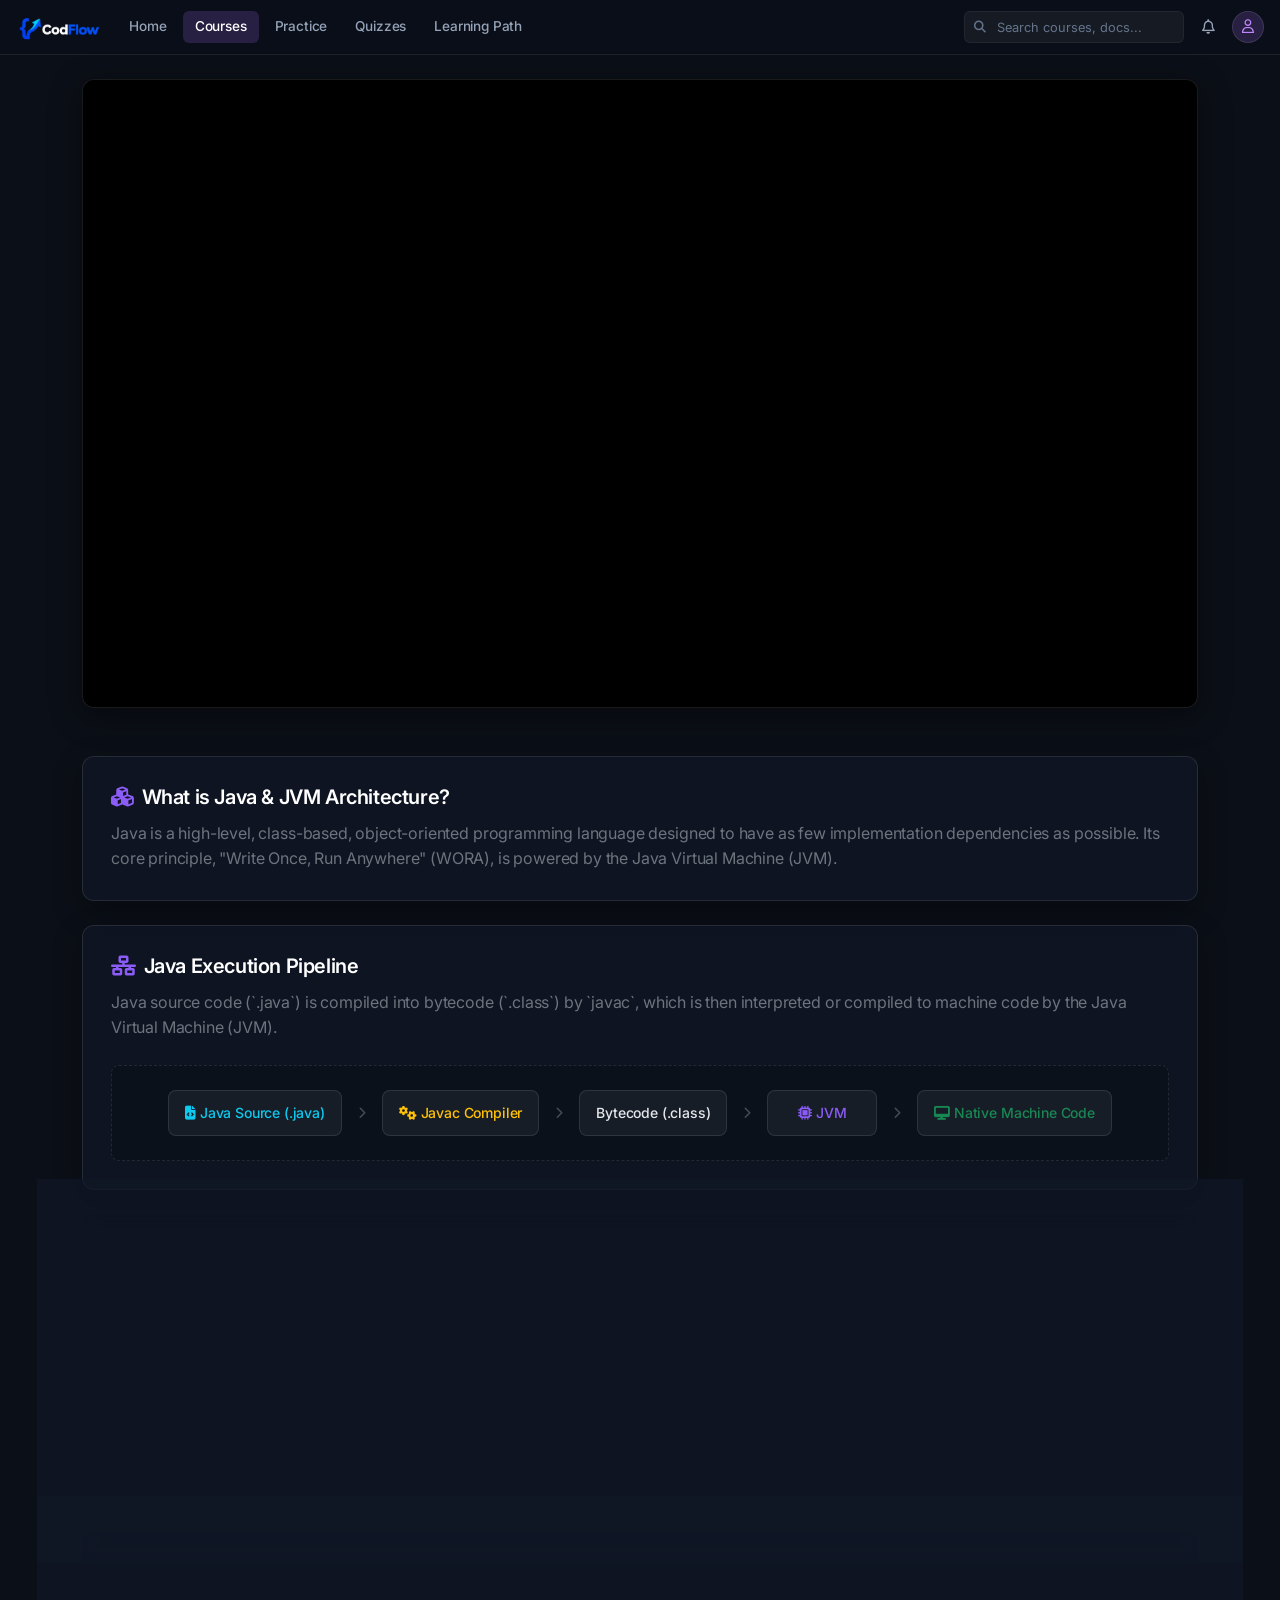
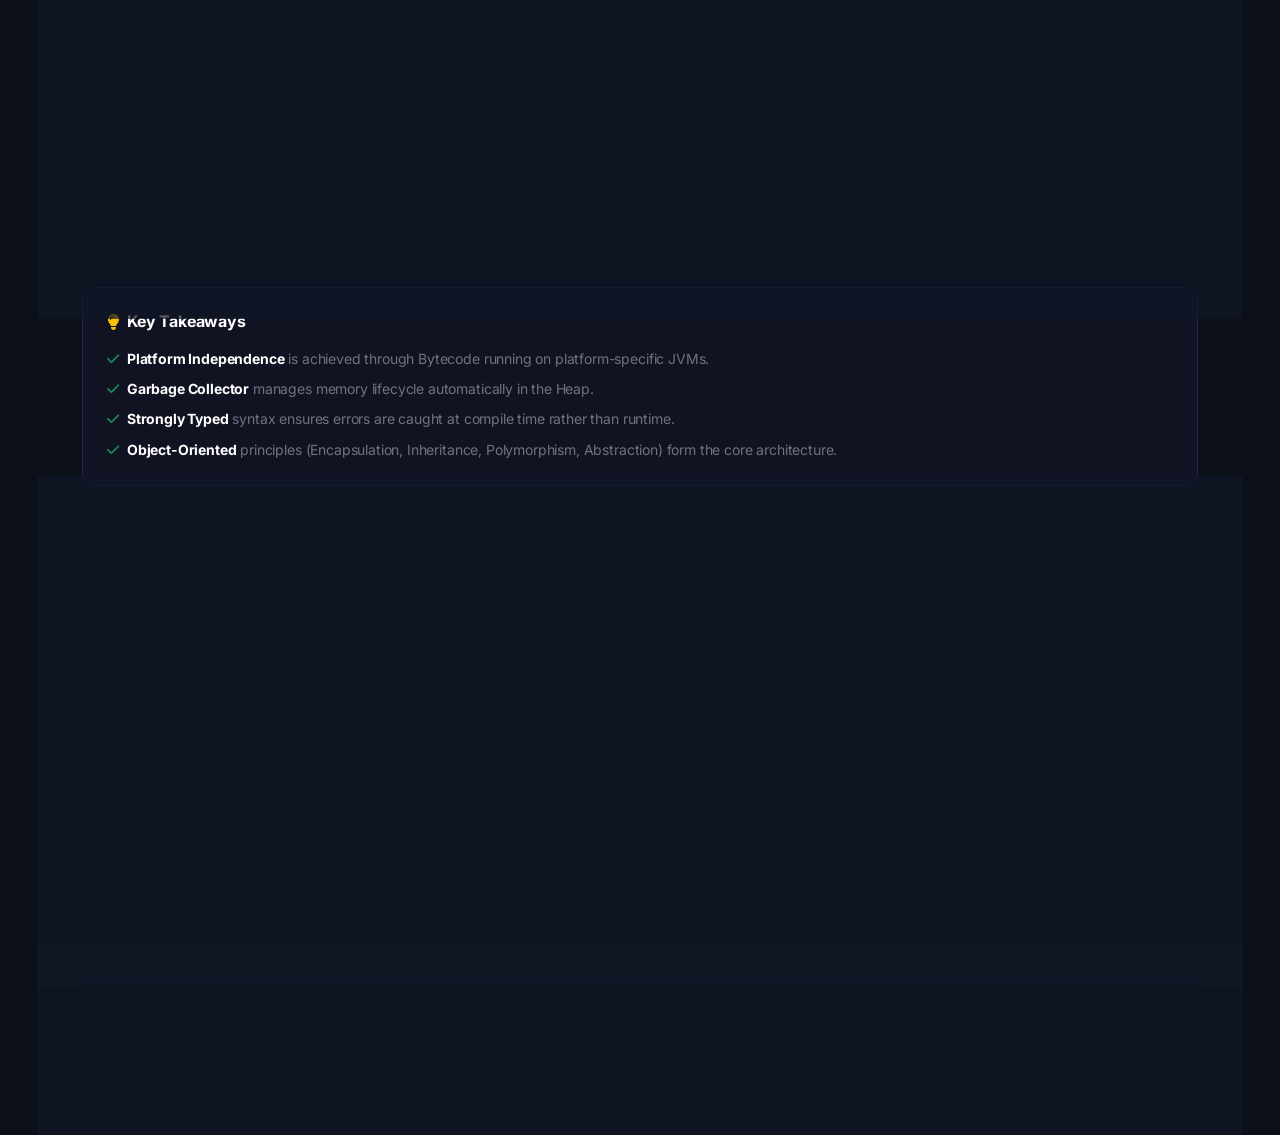
<file: C-lesson/frondend/java-lesson.html>
<!DOCTYPE html>
<html lang="en">

<head>
    <meta charset="UTF-8" />

    <!-- Responsive Design -->
    <meta name="viewport" content="width=device-width, initial-scale=1.0" />

    <!-- Primary SEO Meta Tags -->
    <title>CodFlow programming</title>
    <meta name="description"
        content="Master programming with CodFlow. Access interactive coding lessons, hands-on practice, and real-world projects all in one platform." />
    <meta name="keywords"
        content="learn to code, coding lessons, programming platform, interactive coding, web development projects" />
    <meta name="author" content="CodFlow" />
    <meta name="robots" content="index, follow" />
    <meta name="googlebot" content="index, follow" />
    <link rel="icon" type="image/png" href="../../img/codflow.png" />
    <link rel="canonical" href="https://codflow-programming.vercel.app/" />

    <!-- Google Search Console Verification -->
    <meta name="google-site-verification" content="B0b2CfWbl_E08tUNxTFK2BG5XMaXDH1LVShNMa6M0r8" />

    <!-- ============================= -->
    <!-- OPEN GRAPH / FACEBOOK -->
    <!-- ============================= -->
    <meta property="og:type" content="website" />
    <meta property="og:url" content="https://codflow-programming.vercel.app/" />
    <meta property="og:title" content="CodFlow - Learn Programming & Web Development" />
    <meta property="og:description"
        content="Learn programming with CodFlow through coding lessons, interactive practice, and real-world projects." />
    <meta property="og:image" content="https://codflow-programming.vercel.app/img/codflow.png" />
    <meta property="og:image:alt" content="CodFlow Programming Learning Platform" />
    <meta property="og:site_name" content="CodFlow" />
    <meta property="og:locale" content="en_US" />
    <!-- ============================= -->
    <!-- TWITTER / X CARD -->
    <!-- ============================= -->
    <meta name="twitter:card" content="summary_large_image" />
    <meta name="twitter:url" content="https://codflow-programming.vercel.app/" />
    <meta name="twitter:title" content="CodFlow - Learn Programming & Web Development" />
    <meta name="twitter:description"
        content="Learn programming with CodFlow through coding lessons, interactive practice, and real-world projects." />
    <meta name="twitter:image" content="https://codflow-programming.vercel.app/img/codflow.png" />
    <meta name="twitter:image:alt" content="CodFlow Programming Learning Platform" />

    <!-- ============================= -->
    <!-- FAVICON & APP ICON -->
    <!-- ============================= -->
    <link rel="icon" type="image/png" href="https://codflow-programming.vercel.app/img/logo.png" />
    <link rel="shortcut icon" type="image/png" href="https://codflow-programming.vercel.app/img/logo.png" />
    <link rel="apple-touch-icon" href="https://codflow-programming.vercel.app/img/logo.png" />
    <meta name="theme-color" content="#0f172a" />

    <!-- Bootstrap 5 CSS -->
    <link href="https://cdn.jsdelivr.net/npm/bootstrap@5.3.2/dist/css/bootstrap.min.css" rel="stylesheet" />

    <!-- FontAwesome Icons -->
    <link rel="stylesheet" href="https://cdnjs.cloudflare.com/ajax/libs/font-awesome/6.4.2/css/all.min.css" />
    <!-- Google Fonts (Inter & Fira Code) -->
    <link
        href="https://fonts.googleapis.com/css2?family=Inter:wght@400;500;600;700;800&family=Fira+Code:wght@400;500&display=swap"
        rel="stylesheet" />

    <!-- ============================= -->
    <!-- CUSTOM CSS -->
    <!-- ============================= -->
    <link rel="stylesheet" href="../frondend/css/lesson1.css" />

    <!-- ============================= -->
    <!-- STRUCTURED DATA / SCHEMA.ORG -->
    <!-- ============================= -->
    <script type="application/ld+json">
  {
    "@context": "https://schema.org",
    "@type": "WebSite",
    "name": "CodFlow",
    "alternateName": "CodFlow Programming",
    "url": "https://codflow-programming.vercel.app/",
    "description": "CodFlow is a programming learning platform that provides coding lessons, practice exercises, and real-world programming projects.",
    "inLanguage": "en",
    "logo": "https://codflow-programming.vercel.app/img/logo.png",
    "publisher": {
      "@type": "Organization",
      "name": "CodFlow",
      "logo": "https://codflow-programming.vercel.app/img/logo.png"
    },
    "potentialAction": {
      "@type": "SearchAction",
      "target": {
        "@type": "EntryPoint",
        "urlTemplate": "https://codflow-programming.vercel.app/?q={search_term_string}"
      },
      "query-input": "required name=search_term_string"
    }
  }
  </script>
    <link rel="stylesheet" href="https://cdn.jsdelivr.net/npm/bootstrap-icons@1.11.3/font/bootstrap-icons.min.css">
    <link rel="stylesheet" href="./css/java-lesson.css">
</head>

<body>

    <nav class="navbar-sticky navbar navbar-expand-lg navbar-dark bg-dark-custom py-2">
        <div class="container-fluid px-3">
            <!-- Brand Logo -->
            <a class="navbar-brand me-3 py-0" href="#" aria-label="CodFlow home">
                <img src="../../img/logo.png" alt="CodFlow logo" class="brand-logo" />
            </a>

            <!-- Mobile Toggler -->
            <button class="navbar-toggler border-0 p-1" type="button" data-bs-toggle="collapse"
                data-bs-target="#navbarNav">
                <span class="navbar-toggler-icon small"></span>
            </button>

            <!-- Collapsible Menu -->
            <div class="collapse navbar-collapse" id="navbarNav">
                <ul class="navbar-nav me-auto mb-2 mb-lg-0 gap-1 align-items-center">
                    <li class="nav-item">
                        <a class="nav-link custom-nav-link " href="../../page/javascripts.html">Home</a>
                    </li>
                    <li class="nav-item">
                        <a class="nav-link custom-nav-link active" href="#courses">Courses</a>
                    </li>
                    <li class="nav-item">
                        <a class="nav-link custom-nav-link" href="#prcticebycoding">Practice</a>
                    </li>
                    <li class="nav-item">
                        <a class="nav-link custom-nav-link" href="#quizes">Quizzes</a>
                    </li>
                    <li class="nav-item">
                        <a class="nav-link custom-nav-link" href="#learningpath">Learning Path</a>
                    </li>
                </ul>

                <!-- Right Controls -->
                <div class="d-flex align-items-center gap-2 mt-2 mt-lg-0">
                    <!-- Compact Search Input -->
                    <div class="search-box position-relative">
                        <i class="fa-solid fa-magnifying-glass search-icon"></i>
                        <input type="text" class="form-control form-control-sm compact-search"
                            placeholder="Search courses, docs..." />
                        <!-- <span class="kbd-shortcut">⌘K</span> -->
                    </div>

                    <!-- Notification Button -->
                    <button class="icon-btn" type="button" aria-label="Notifications">
                        <i class="fa-regular fa-bell"></i>
                    </button>

                    <!-- Profile Avatar -->
                    <a href="./page/profile.html" class="profile-avatar-btn" aria-label="User Profile">
                        <i class="fa-regular fa-user"></i>
                    </a>
                </div>
            </div>
        </div>
    </nav>



   <!-- MAIN CONTENT CONTAINER -->
<div class="container py-4">
    
    <!-- VIDEO SECTION -->
    <section class="mb-5">
        <div class="video-wrapper">
            <div class="ratio ratio-16x9">
                <iframe
                    src="https://www.youtube.com/embed/eIrMbAQSU34"
                    title="Java Programming Tutorial for Beginners"
                    allow="accelerometer; autoplay; clipboard-write; encrypted-media; gyroscope; picture-in-picture; web-share"
                    allowfullscreen>
                </iframe>
            </div>
        </div>
    </section>

    <!-- LESSON CONTENT OVERVIEW -->
    <section class="mb-4">
        <div class="cf-card p-4">
            <h2 class="section-title fs-5">
                <i class="fa-solid fa-cubes"></i> What is Java & JVM Architecture?
            </h2>
            <p class="text-secondary mb-0">
                Java is a high-level, class-based, object-oriented programming language designed to have as few implementation dependencies as possible. Its core principle, "Write Once, Run Anywhere" (WORA), is powered by the Java Virtual Machine (JVM).
            </p>
        </div>
    </section>

    <!-- JVM ARCHITECTURE SECTION -->
    <section class="mb-4">
        <div class="cf-card p-4">
            <h2 class="section-title fs-5">
                <i class="fa-solid fa-network-wired"></i> Java Execution Pipeline
            </h2>
            <p class="text-secondary mb-4">
                Java source code (`.java`) is compiled into bytecode (`.class`) by `javac`, which is then interpreted or compiled to machine code by the Java Virtual Machine (JVM).
            </p>

            <!-- Flow visual -->
            <div class="p-3 rounded-3" style="background: rgba(11, 15, 23, 0.5); border: 1px dashed var(--cf-border);">
                <div class="d-flex justify-content-center align-items-center gap-2 gap-md-3 flex-wrap flow-container">
                    <div class="flow-step text-info"><i class="fa-solid fa-file-code me-1"></i> Java Source (.java)</div>
                    <div class="flow-arrow"><i class="fa-solid fa-chevron-right"></i></div>
                    <div class="flow-step text-warning"><i class="fa-solid fa-gears me-1"></i> Javac Compiler</div>
                    <div class="flow-arrow"><i class="fa-solid fa-chevron-right"></i></div>
                    <div class="flow-step">Bytecode (.class)</div>
                    <div class="flow-arrow"><i class="fa-solid fa-chevron-right"></i></div>
                    <div class="flow-step text-purple" style="color: var(--cf-accent-purple);"><i class="fa-solid fa-microchip me-1"></i> JVM</div>
                    <div class="flow-arrow"><i class="fa-solid fa-chevron-right"></i></div>
                    <div class="flow-step text-success"><i class="fa-solid fa-desktop me-1"></i> Native Machine Code</div>
                </div>
            </div>
        </div>
    </section>

    <!-- MEMORY MANAGEMENT SECTION -->
    <section class="mb-4">
        <div class="cf-card p-4">
            <h2 class="section-title fs-5">
                <i class="fa-solid fa-database"></i> Java Memory Management
            </h2>
            <p class="text-secondary mb-3">
                Java automatically manages memory using Heap and Stack allocations, alongside Garbage Collection to free up unused objects.
            </p>

            <div class="row g-3 mb-3">
                <div class="col-md-6">
                    <div class="diff-box">
                        <div class="text-muted fw-semibold mb-2">Stack Memory:</div>
                        <p class="text-secondary small mb-0">
                            Stores local variables, primitive data types, and method invocation call frames. Execution is fast and follows Last-In-First-Out (LIFO) order.
                        </p>
                    </div>
                </div>
                <div class="col-md-6">
                    <div class="diff-box">
                        <div class="text-muted fw-semibold mb-2">Heap Memory:</div>
                        <p class="text-secondary small mb-0">
                            Stores all Java objects and instance variables dynamically. Objects created here are monitored by the Garbage Collector.
                        </p>
                    </div>
                </div>
            </div>

            <!-- Process note -->
            <div class="d-flex align-items-center gap-2 text-info small bg-dark p-2 rounded-3 border border-secondary border-opacity-25">
                <i class="fa-solid fa-circle-info"></i>
                <span>Automatic Garbage Collection runs in the background to clean up unreferenced objects in Heap memory.</span>
            </div>
        </div>
    </section>

    <!-- JAVA OBJECT MODEL SECTION -->
    <section class="mb-4">
        <div class="cf-card p-4">
            <h2 class="section-title fs-5">
                <i class="fa-solid fa-sitemap"></i> Class & Object Structure
            </h2>
            <p class="text-secondary mb-3">
                Every Java application consists of classes. Here is a simple layout of a standard class structure with a `main` entry point.
            </p>

            <div class="tree-container font-mono">
                <div class="text-muted small mb-2">// Java Class Hierarchy & Main Method Structure</div>
                <div>public class Main {</div>
                <div>├── public static void main(String[] args) {</div>
                <div>│ &nbsp;&nbsp;├── System.out.println("Hello, Java!"); <span class="text-warning small">&lt;-- Execution Starts Here</span></div>
                <div>│ &nbsp;&nbsp;└── Object obj = new MyObject();</div>
                <div>└── }</div>
                <div>}</div>
            </div>
        </div>
    </section>

    <!-- KEY TAKEAWAYS -->
    <section class="mb-4">
        <div class="key-points-card p-4">
            <h2 class="h6 fw-bold text-white mb-3 d-flex align-items-center gap-2">
                <i class="fa-solid fa-lightbulb text-warning"></i> Key Takeaways
            </h2>
            <ul class="list-unstyled mb-0 d-flex flex-column gap-2 text-secondary small">
                <li class="d-flex align-items-start gap-2">
                    <i class="fa-solid fa-check text-success mt-1"></i>
                    <span><strong class="text-white">Platform Independence</strong> is achieved through Bytecode running on platform-specific JVMs.</span>
                </li>
                <li class="d-flex align-items-start gap-2">
                    <i class="fa-solid fa-check text-success mt-1"></i>
                    <span><strong class="text-white">Garbage Collector</strong> manages memory lifecycle automatically in the Heap.</span>
                </li>
                <li class="d-flex align-items-start gap-2">
                    <i class="fa-solid fa-check text-success mt-1"></i>
                    <span><strong class="text-white">Strongly Typed</strong> syntax ensures errors are caught at compile time rather than runtime.</span>
                </li>
                <li class="d-flex align-items-start gap-2">
                    <i class="fa-solid fa-check text-success mt-1"></i>
                    <span><strong class="text-white">Object-Oriented</strong> principles (Encapsulation, Inheritance, Polymorphism, Abstraction) form the core architecture.</span>
                </li>
            </ul>
        </div>
    </section>

    <!-- QUICK CHECK QUIZ -->
    <section class="mb-5">
        <div class="cf-card p-4">
            <div class="d-flex align-items-center gap-2 mb-3">
                <span class="badge bg-primary bg-opacity-20 text-info border border-info border-opacity-25 px-2 py-1">QUIZ</span>
                <h2 class="h6 fw-bold text-white mb-0">Quick Knowledge Check</h2>
            </div>

            <p class="fw-medium text-white mb-3">What component converts Java source code (`.java`) into bytecode (`.class`)?</p>

            <form id="quizForm" class="d-flex flex-column gap-2 mb-3">
                <label class="quiz-option" for="optA">
                    <input type="radio" name="quiz" id="optA" value="A">
                    <span class="text-secondary">A. Java Virtual Machine (JVM)</span>
                </label>

                <label class="quiz-option" for="optB">
                    <input type="radio" name="quiz" id="optB" value="B">
                    <span class="text-secondary">B. Java Compiler (`javac`)</span>
                </label>

                <label class="quiz-option" for="optC">
                    <input type="radio" name="quiz" id="optC" value="C">
                    <span class="text-secondary">C. Just-In-Time Compiler (JIT)</span>
                </label>

                <label class="quiz-option" for="optD">
                    <input type="radio" name="quiz" id="optD" value="D">
                    <span class="text-secondary">D. Garbage Collector</span>
                </label>
            </form>

            <button id="checkBtn" type="button" class="btn btn-cf-primary btn-sm">
                <i class="fa-solid fa-check-double me-1"></i> Check Answer
            </button>

            <div id="quizFeedback" class="mt-3 d-none">
                <!-- Populated via JavaScript -->
            </div>
        </div>
    </section>

    <!-- NEXT LESSON FOOTER NAVIGATION -->
    <footer class="cf-card p-4 d-flex flex-column flex-md-row justify-content-between align-items-center gap-3">
        <div>
            <div class="text-muted small">CURRENT LESSON</div>
            <div class="fw-bold text-white fs-6">Lesson 01 — Java Architecture & Execution Pipeline</div>
        </div>

        <div class="d-flex align-items-center gap-2 w-100 w-md-auto justify-content-end">
            <button id="completeBtn" class="btn btn-cf-success flex-grow-1 flex-md-grow-0">
                <i class="fa-regular fa-circle-check me-1"></i> Mark as Complete
            </button>
            <a href="java-lesson-02.html" class="btn btn-cf-primary flex-grow-1 flex-md-grow-0">
                Next Lesson <i class="fa-solid fa-arrow-right ms-1"></i>
            </a>
        </div>
    </footer>

</div>

    <!-- Bootstrap JavaScript Bundle -->
    <script src="https://cdn.jsdelivr.net/npm/bootstrap@5.3.2/dist/js/bootstrap.bundle.min.js"></script>

    <script>
        document.addEventListener('DOMContentLoaded', function () {
            // Quiz Radio Option Highlight Styling
            const options = document.querySelectorAll('.quiz-option');
            options.forEach(opt => {
                opt.addEventListener('click', function () {
                    options.forEach(o => o.classList.remove('selected'));
                    this.classList.add('selected');
                    const radio = this.querySelector('input[type="radio"]');
                    if (radio) radio.checked = true;
                });
            });

            // Quiz Verification Logic
            const checkBtn = document.getElementById('checkBtn');
            const quizFeedback = document.getElementById('quizFeedback');

            checkBtn.addEventListener('click', function () {
                const selected = document.querySelector('input[name="quiz"]:checked');

                if (!selected) {
                    quizFeedback.className = "mt-3 alert alert-warning py-2 px-3 small border-0";
                    quizFeedback.innerHTML = '<i class="fa-solid fa-triangle-exclamation me-1"></i> Please select an answer option first.';
                    quizFeedback.classList.remove('d-none');
                    return;
                }

                if (selected.value === 'B') {
                    quizFeedback.className = "mt-3 alert alert-success py-2 px-3 small border-0 bg-success bg-opacity-20 text-success";
                    quizFeedback.innerHTML = '<i class="fa-solid fa-circle-check me-1"></i> <strong>Correct!</strong> Reconciliation is the algorithm React uses to compare UI trees and determine what changed.';
                } else {
                    quizFeedback.className = "mt-3 alert alert-danger py-2 px-3 small border-0 bg-danger bg-opacity-20 text-danger";
                    quizFeedback.innerHTML = '<i class="fa-solid fa-circle-xmark me-1"></i> <strong>Incorrect.</strong> Try again! Hint: Reconciliation is focused on comparing UI changes.';
                }
                quizFeedback.classList.remove('d-none');
            });

            // Mark as Complete Toggle Logic
            const completeBtn = document.getElementById('completeBtn');
            let isCompleted = false;

            completeBtn.addEventListener('click', function () {
                isCompleted = !isCompleted;
                if (isCompleted) {
                    completeBtn.classList.add('active');
                    completeBtn.innerHTML = '<i class="fa-solid fa-check-double me-1"></i> Completed';
                } else {
                    completeBtn.classList.remove('active');
                    completeBtn.innerHTML = '<i class="fa-regular fa-circle-check me-1"></i> Mark as Complete';
                }
            });
        });
    </script>
</body>

</html>
</file>
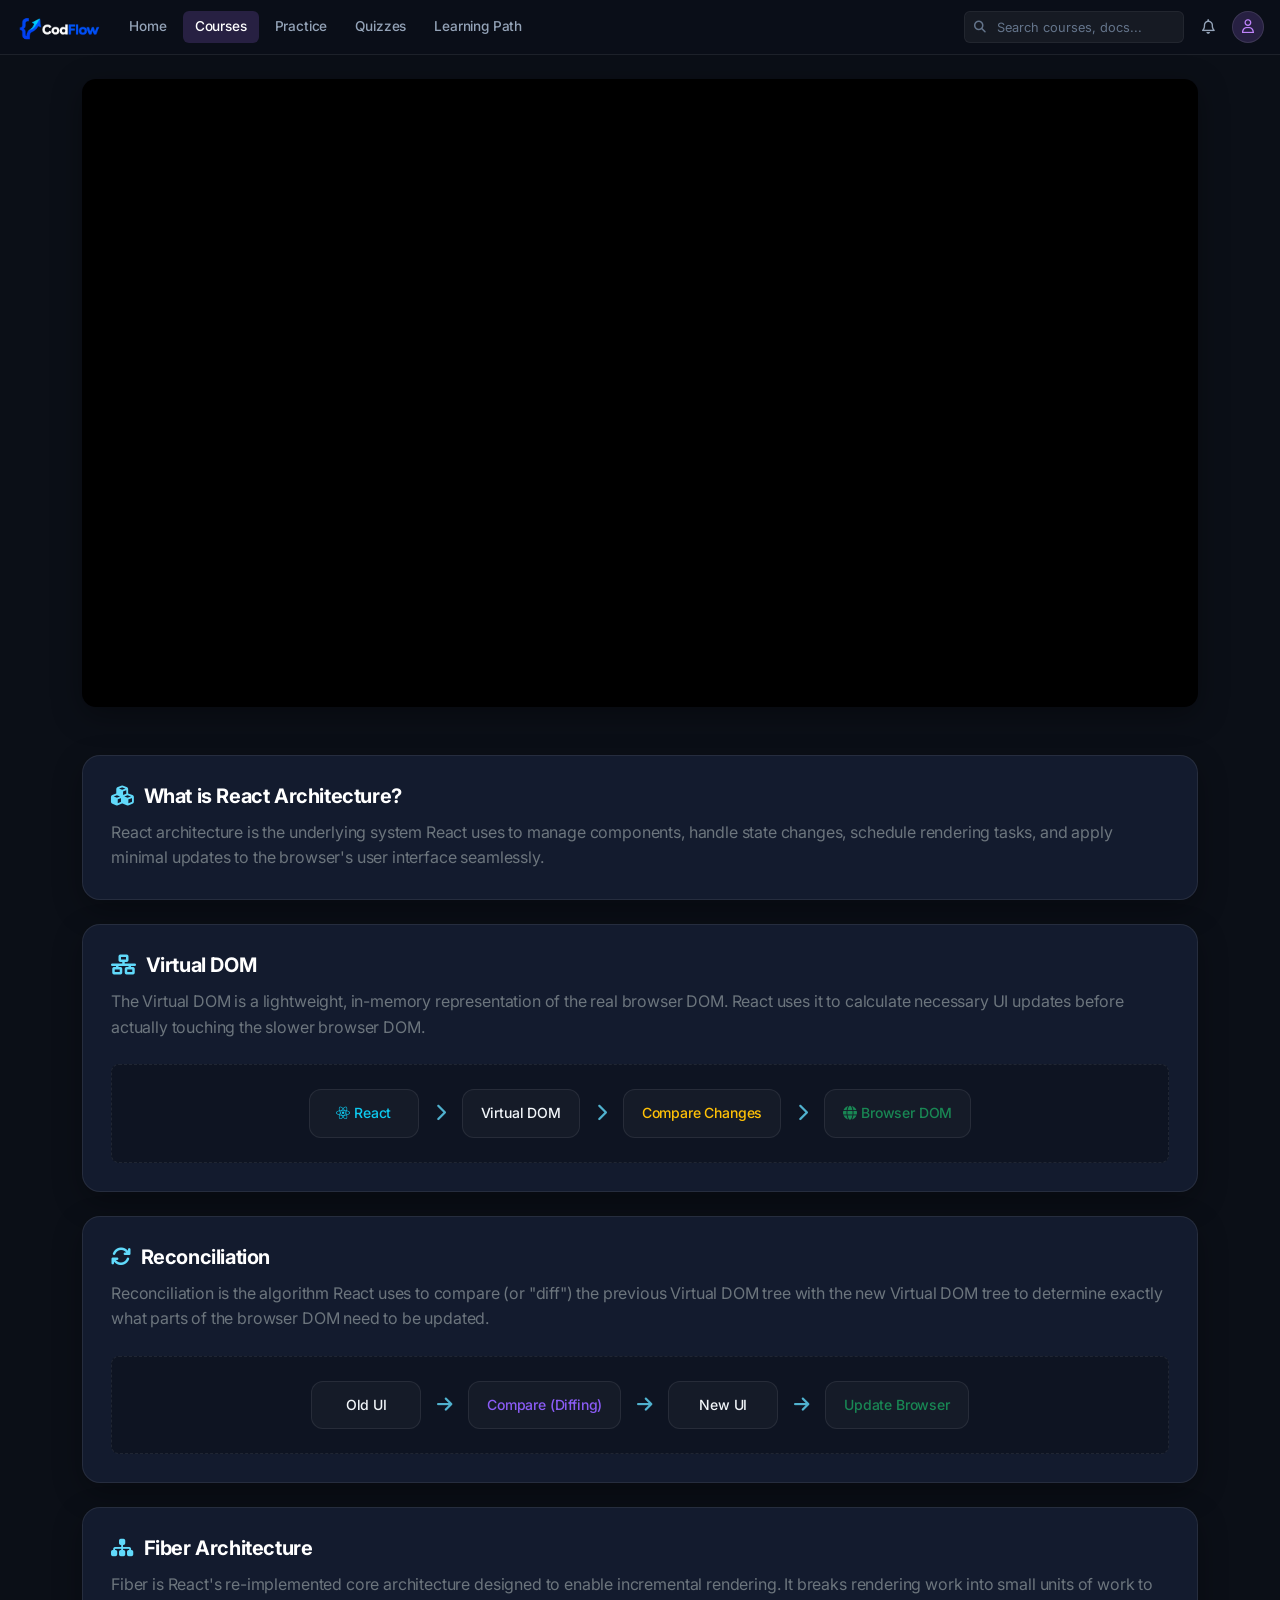
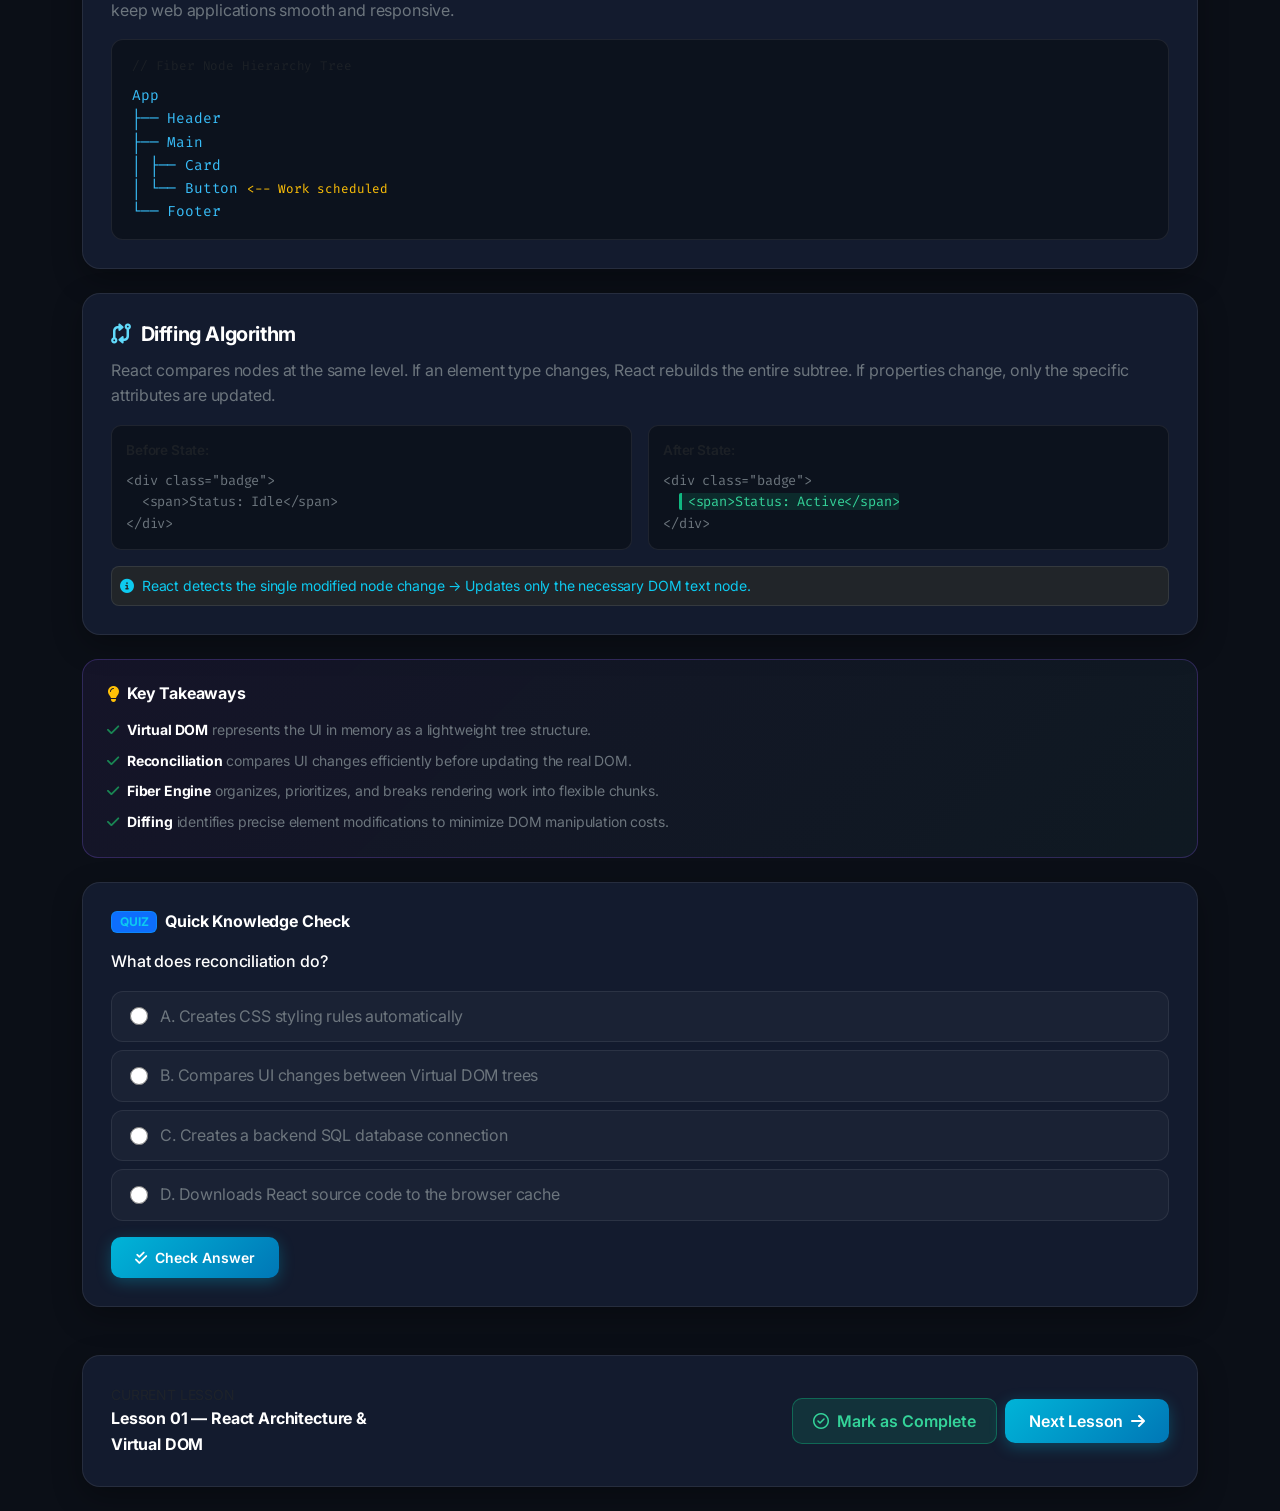
<file: C-lesson/frondend/lesson1.html>
<!DOCTYPE html>
<html lang="en">

<head>
    <meta charset="UTF-8" />

    <!-- Responsive Design -->
    <meta name="viewport" content="width=device-width, initial-scale=1.0" />

    <!-- Primary SEO Meta Tags -->
    <title>CodFlow programming</title>
    <meta name="description"
        content="Master programming with CodFlow. Access interactive coding lessons, hands-on practice, and real-world projects all in one platform." />
    <meta name="keywords"
        content="learn to code, coding lessons, programming platform, interactive coding, web development projects" />
    <meta name="author" content="CodFlow" />
    <meta name="robots" content="index, follow" />
    <meta name="googlebot" content="index, follow" />
    <link rel="icon" type="image/png" href="../../img/codflow.png" />
    <link rel="canonical" href="https://codflow-programming.vercel.app/" />

    <!-- Google Search Console Verification -->
    <meta name="google-site-verification" content="B0b2CfWbl_E08tUNxTFK2BG5XMaXDH1LVShNMa6M0r8" />

    <!-- ============================= -->
    <!-- OPEN GRAPH / FACEBOOK -->
    <!-- ============================= -->
    <meta property="og:type" content="website" />
    <meta property="og:url" content="https://codflow-programming.vercel.app/" />
    <meta property="og:title" content="CodFlow - Learn Programming & Web Development" />
    <meta property="og:description"
        content="Learn programming with CodFlow through coding lessons, interactive practice, and real-world projects." />
    <meta property="og:image" content="https://codflow-programming.vercel.app/img/codflow.png" />
    <meta property="og:image:alt" content="CodFlow Programming Learning Platform" />
    <meta property="og:site_name" content="CodFlow" />
    <meta property="og:locale" content="en_US" />
    <!-- ============================= -->
    <!-- TWITTER / X CARD -->
    <!-- ============================= -->
    <meta name="twitter:card" content="summary_large_image" />
    <meta name="twitter:url" content="https://codflow-programming.vercel.app/" />
    <meta name="twitter:title" content="CodFlow - Learn Programming & Web Development" />
    <meta name="twitter:description"
        content="Learn programming with CodFlow through coding lessons, interactive practice, and real-world projects." />
    <meta name="twitter:image" content="https://codflow-programming.vercel.app/img/codflow.png" />
    <meta name="twitter:image:alt" content="CodFlow Programming Learning Platform" />

    <!-- ============================= -->
    <!-- FAVICON & APP ICON -->
    <!-- ============================= -->
    <link rel="icon" type="image/png" href="https://codflow-programming.vercel.app/img/logo.png" />
    <link rel="shortcut icon" type="image/png" href="https://codflow-programming.vercel.app/img/logo.png" />
    <link rel="apple-touch-icon" href="https://codflow-programming.vercel.app/img/logo.png" />
    <meta name="theme-color" content="#0f172a" />

    <!-- Bootstrap 5 CSS -->
    <link href="https://cdn.jsdelivr.net/npm/bootstrap@5.3.2/dist/css/bootstrap.min.css" rel="stylesheet" />

    <!-- FontAwesome Icons -->
    <link rel="stylesheet" href="https://cdnjs.cloudflare.com/ajax/libs/font-awesome/6.4.2/css/all.min.css" />
    <!-- Google Fonts (Inter & Fira Code) -->
    <link
        href="https://fonts.googleapis.com/css2?family=Inter:wght@400;500;600;700;800&family=Fira+Code:wght@400;500&display=swap"
        rel="stylesheet" />

    <!-- ============================= -->
    <!-- CUSTOM CSS -->
    <!-- ============================= -->
    <link rel="stylesheet" href="../frondend/css/lesson1.css" />

    <!-- ============================= -->
    <!-- STRUCTURED DATA / SCHEMA.ORG -->
    <!-- ============================= -->
    <script type="application/ld+json">
  {
    "@context": "https://schema.org",
    "@type": "WebSite",
    "name": "CodFlow",
    "alternateName": "CodFlow Programming",
    "url": "https://codflow-programming.vercel.app/",
    "description": "CodFlow is a programming learning platform that provides coding lessons, practice exercises, and real-world programming projects.",
    "inLanguage": "en",
    "logo": "https://codflow-programming.vercel.app/img/logo.png",
    "publisher": {
      "@type": "Organization",
      "name": "CodFlow",
      "logo": "https://codflow-programming.vercel.app/img/logo.png"
    },
    "potentialAction": {
      "@type": "SearchAction",
      "target": {
        "@type": "EntryPoint",
        "urlTemplate": "https://codflow-programming.vercel.app/?q={search_term_string}"
      },
      "query-input": "required name=search_term_string"
    }
  }
  </script>
    <link rel="stylesheet" href="https://cdn.jsdelivr.net/npm/bootstrap-icons@1.11.3/font/bootstrap-icons.min.css">
</head>

<body>

    <nav class="navbar-sticky navbar navbar-expand-lg navbar-dark bg-dark-custom py-2">
        <div class="container-fluid px-3">
            <!-- Brand Logo -->
            <a class="navbar-brand me-3 py-0" href="#" aria-label="CodFlow home">
                <img src="../../img/logo.png" alt="CodFlow logo" class="brand-logo" />
            </a>

            <!-- Mobile Toggler -->
            <button class="navbar-toggler border-0 p-1" type="button" data-bs-toggle="collapse"
                data-bs-target="#navbarNav">
                <span class="navbar-toggler-icon small"></span>
            </button>

            <!-- Collapsible Menu -->
            <div class="collapse navbar-collapse" id="navbarNav">
                <ul class="navbar-nav me-auto mb-2 mb-lg-0 gap-1 align-items-center">
                    <li class="nav-item">
                        <a class="nav-link custom-nav-link " href="../../page/frondend-course.html">Home</a>
                    </li>
                    <li class="nav-item">
                        <a class="nav-link custom-nav-link active" href="#courses">Courses</a>
                    </li>
                    <li class="nav-item">
                        <a class="nav-link custom-nav-link" href="#prcticebycoding">Practice</a>
                    </li>
                    <li class="nav-item">
                        <a class="nav-link custom-nav-link" href="#quizes">Quizzes</a>
                    </li>
                    <li class="nav-item">
                        <a class="nav-link custom-nav-link" href="#learningpath">Learning Path</a>
                    </li>
                </ul>

                <!-- Right Controls -->
                <div class="d-flex align-items-center gap-2 mt-2 mt-lg-0">
                    <!-- Compact Search Input -->
                    <div class="search-box position-relative">
                        <i class="fa-solid fa-magnifying-glass search-icon"></i>
                        <input type="text" class="form-control form-control-sm compact-search"
                            placeholder="Search courses, docs..." />
                        <!-- <span class="kbd-shortcut">⌘K</span> -->
                    </div>

                    <!-- Notification Button -->
                    <button class="icon-btn" type="button" aria-label="Notifications">
                        <i class="fa-regular fa-bell"></i>
                    </button>

                    <!-- Profile Avatar -->
                    <a href="./page/profile.html" class="profile-avatar-btn" aria-label="User Profile">
                        <i class="fa-regular fa-user"></i>
                    </a>
                </div>
            </div>
        </div>
    </nav>



    <main class="container py-4">
   <!-- REACT LESSON VIDEO -->
<section class="mb-5">
    <div class="video-wrapper">
        <div class="ratio ratio-16x9">
            <iframe
                src="https://www.youtube.com/embed/7YhdqIR2Yzo"
                title="React Virtual DOM & Architecture"
                allow="accelerometer; autoplay; clipboard-write; encrypted-media; gyroscope; picture-in-picture; web-share"
                allowfullscreen>
            </iframe>
        </div>
    </div>
</section>

    <!-- LESSON CONTENT OVERVIEW -->
    <section class="mb-4">
        <div class="cf-card p-4">
            <h2 class="section-title fs-5">
                <i class="fa-solid fa-cubes"></i> What is React Architecture?
            </h2>
            <p class="text-secondary mb-0">
                React architecture is the underlying system React uses to manage components, handle state changes,
                schedule rendering tasks, and apply minimal updates to the browser's user interface seamlessly.
            </p>
        </div>
    </section>

    <!-- VIRTUAL DOM SECTION -->
    <section class="mb-4">
        <div class="cf-card p-4">
            <h2 class="section-title fs-5">
                <i class="fa-solid fa-network-wired"></i> Virtual DOM
            </h2>
            <p class="text-secondary mb-4">
                The Virtual DOM is a lightweight, in-memory representation of the real browser DOM. React uses it to
                calculate necessary UI updates before actually touching the slower browser DOM.
            </p>

            <!-- Flow visual -->
            <div class="p-3 rounded-3" style="background: rgba(11, 15, 23, 0.5); border: 1px dashed var(--cf-border);">
                <div class="d-flex justify-content-center align-items-center gap-2 gap-md-3 flex-wrap flow-container">
                    <div class="flow-step text-info"><i class="fa-brands fa-react me-1"></i> React</div>
                    <div class="flow-arrow"><i class="fa-solid fa-chevron-right"></i></div>
                    <div class="flow-step">Virtual DOM</div>
                    <div class="flow-arrow"><i class="fa-solid fa-chevron-right"></i></div>
                    <div class="flow-step text-warning">Compare Changes</div>
                    <div class="flow-arrow"><i class="fa-solid fa-chevron-right"></i></div>
                    <div class="flow-step text-success"><i class="fa-solid fa-globe me-1"></i> Browser DOM</div>
                </div>
            </div>
        </div>
    </section>

    <!-- RECONCILIATION SECTION -->
    <section class="mb-4">
        <div class="cf-card p-4">
            <h2 class="section-title fs-5">
                <i class="fa-solid fa-arrows-rotate"></i> Reconciliation
            </h2>
            <p class="text-secondary mb-4">
                Reconciliation is the algorithm React uses to compare (or "diff") the previous Virtual DOM tree with the
                new Virtual DOM tree to determine exactly what parts of the browser DOM need to be updated.
            </p>

            <!-- Flow diagram -->
            <div class="p-3 rounded-3" style="background: rgba(11, 15, 23, 0.5); border: 1px dashed var(--cf-border);">
                <div class="d-flex justify-content-center align-items-center gap-2 gap-md-3 flex-wrap flow-container">
                    <div class="flow-step">Old UI</div>
                    <div class="flow-arrow"><i class="fa-solid fa-arrow-right"></i></div>
                    <div class="flow-step text-purple" style="color: var(--cf-accent-purple);">Compare (Diffing)</div>
                    <div class="flow-arrow"><i class="fa-solid fa-arrow-right"></i></div>
                    <div class="flow-step">New UI</div>
                    <div class="flow-arrow"><i class="fa-solid fa-arrow-right"></i></div>
                    <div class="flow-step text-success">Update Browser</div>
                </div>
            </div>
        </div>
    </section>

    <!-- FIBER ARCHITECTURE SECTION -->
    <section class="mb-4">
        <div class="cf-card p-4">
            <h2 class="section-title fs-5">
                <i class="fa-solid fa-sitemap"></i> Fiber Architecture
            </h2>
            <p class="text-secondary mb-3">
                Fiber is React's re-implemented core architecture designed to enable incremental rendering. It breaks
                rendering work into small units of work to keep web applications smooth and responsive.
            </p>

            <div class="tree-container font-mono">
                <div class="text-muted small mb-2">// Fiber Node Hierarchy Tree</div>
                <div>App</div>
                <div>├── Header</div>
                <div>├── Main</div>
                <div>│ ├── Card</div>
                <div>│ └── Button <span class="text-warning small">&lt;-- Work scheduled</span></div>
                <div>└── Footer</div>
            </div>
        </div>
    </section>

    <!-- DIFFING SECTION -->
    <section class="mb-4">
        <div class="cf-card p-4">
            <h2 class="section-title fs-5">
                <i class="fa-solid fa-code-compare"></i> Diffing Algorithm
            </h2>
            <p class="text-secondary mb-3">
                React compares nodes at the same level. If an element type changes, React rebuilds the entire subtree.
                If properties change, only the specific attributes are updated.
            </p>

            <div class="row g-3 mb-3">
                <div class="col-md-6">
                    <div class="diff-box">
                        <div class="text-muted fw-semibold mb-2">Before State:</div>
                        <div class="font-mono text-secondary">
                            &lt;div class="badge"&gt;<br>
                            &nbsp;&nbsp;&lt;span&gt;Status: Idle&lt;/span&gt;<br>
                            &lt;/div&gt;
                        </div>
                    </div>
                </div>
                <div class="col-md-6">
                    <div class="diff-box">
                        <div class="text-muted fw-semibold mb-2">After State:</div>
                        <div class="font-mono text-secondary">
                            &lt;div class="badge"&gt;<br>
                            &nbsp;&nbsp;<span class="diff-changed">&lt;span&gt;Status: Active&lt;/span&gt;</span><br>
                            &lt;/div&gt;
                        </div>
                    </div>
                </div>
            </div>

            <!-- Process note -->
            <div
                class="d-flex align-items-center gap-2 text-info small bg-dark p-2 rounded-3 border border-secondary border-opacity-25">
                <i class="fa-solid fa-circle-info"></i>
                <span>React detects the single modified node change &rarr; Updates only the necessary DOM text
                    node.</span>
            </div>
        </div>
    </section>

    <!-- KEY POINTS ALERT -->
    <section class="mb-4">
        <div class="key-points-card p-4">
            <h2 class="h6 fw-bold text-white mb-3 d-flex align-items-center gap-2">
                <i class="fa-solid fa-lightbulb text-warning"></i> Key Takeaways
            </h2>
            <ul class="list-unstyled mb-0 d-flex flex-column gap-2 text-secondary small">
                <li class="d-flex align-items-start gap-2">
                    <i class="fa-solid fa-check text-success mt-1"></i>
                    <span><strong class="text-white">Virtual DOM</strong> represents the UI in memory as a lightweight
                        tree structure.</span>
                </li>
                <li class="d-flex align-items-start gap-2">
                    <i class="fa-solid fa-check text-success mt-1"></i>
                    <span><strong class="text-white">Reconciliation</strong> compares UI changes efficiently before
                        updating the real DOM.</span>
                </li>
                <li class="d-flex align-items-start gap-2">
                    <i class="fa-solid fa-check text-success mt-1"></i>
                    <span><strong class="text-white">Fiber Engine</strong> organizes, prioritizes, and breaks rendering
                        work into flexible chunks.</span>
                </li>
                <li class="d-flex align-items-start gap-2">
                    <i class="fa-solid fa-check text-success mt-1"></i>
                    <span><strong class="text-white">Diffing</strong> identifies precise element modifications to
                        minimize DOM manipulation costs.</span>
                </li>
            </ul>
        </div>
    </section>

    <!-- QUICK CHECK QUIZ -->
    <section class="mb-5">
        <div class="cf-card p-4">
            <div class="d-flex align-items-center gap-2 mb-3">
                <span
                    class="badge bg-primary bg-opacity-20 text-info border border-info border-opacity-25 px-2 py-1">QUIZ</span>
                <h2 class="h6 fw-bold text-white mb-0">Quick Knowledge Check</h2>
            </div>

            <p class="fw-medium text-white mb-3">What does reconciliation do?</p>

            <form id="quizForm" class="d-flex flex-column gap-2 mb-3">
                <label class="quiz-option" for="optA">
                    <input type="radio" name="quiz" id="optA" value="A">
                    <span class="text-secondary">A. Creates CSS styling rules automatically</span>
                </label>

                <label class="quiz-option" for="optB">
                    <input type="radio" name="quiz" id="optB" value="B">
                    <span class="text-secondary">B. Compares UI changes between Virtual DOM trees</span>
                </label>

                <label class="quiz-option" for="optC">
                    <input type="radio" name="quiz" id="optC" value="C">
                    <span class="text-secondary">C. Creates a backend SQL database connection</span>
                </label>

                <label class="quiz-option" for="optD">
                    <input type="radio" name="quiz" id="optD" value="D">
                    <span class="text-secondary">D. Downloads React source code to the browser cache</span>
                </label>
            </form>

            <button id="checkBtn" type="button" class="btn btn-cf-primary btn-sm">
                <i class="fa-solid fa-check-double me-1"></i> Check Answer
            </button>

            <div id="quizFeedback" class="mt-3 d-none">
                <!-- Populated via JavaScript -->
            </div>
        </div>
    </section>

    <!-- NEXT LESSON FOOTER NAVIGATION -->
    <footer class="cf-card p-4 d-flex flex-column flex-md-row justify-content-between align-items-center gap-3">
        <div>
            <div class="text-muted small">CURRENT LESSON</div>
            <div class="fw-bold text-white fs-6">Lesson 01 — React Architecture & Virtual DOM</div>
        </div>

        <div class="d-flex align-items-center gap-2 w-100 w-md-auto justify-content-end">
            <button id="completeBtn" class="btn btn-cf-success flex-grow-1 flex-md-grow-0">
                <i class="fa-regular fa-circle-check me-1"></i> Mark as Complete
            </button>
            <a href="../../page/frondend-course.html" class="btn btn-cf-primary flex-grow-1 flex-md-grow-0">
                Next Lesson <i class="fa-solid fa-arrow-right ms-1"></i>
            </a>
        </div>
    </footer>

    </main>

    <!-- Bootstrap JavaScript Bundle -->
    <script src="https://cdn.jsdelivr.net/npm/bootstrap@5.3.2/dist/js/bootstrap.bundle.min.js"></script>

    <script>
        document.addEventListener('DOMContentLoaded', function () {
            // Quiz Radio Option Highlight Styling
            const options = document.querySelectorAll('.quiz-option');
            options.forEach(opt => {
                opt.addEventListener('click', function () {
                    options.forEach(o => o.classList.remove('selected'));
                    this.classList.add('selected');
                    const radio = this.querySelector('input[type="radio"]');
                    if (radio) radio.checked = true;
                });
            });

            // Quiz Verification Logic
            const checkBtn = document.getElementById('checkBtn');
            const quizFeedback = document.getElementById('quizFeedback');

            checkBtn.addEventListener('click', function () {
                const selected = document.querySelector('input[name="quiz"]:checked');

                if (!selected) {
                    quizFeedback.className = "mt-3 alert alert-warning py-2 px-3 small border-0";
                    quizFeedback.innerHTML = '<i class="fa-solid fa-triangle-exclamation me-1"></i> Please select an answer option first.';
                    quizFeedback.classList.remove('d-none');
                    return;
                }

                if (selected.value === 'B') {
                    quizFeedback.className = "mt-3 alert alert-success py-2 px-3 small border-0 bg-success bg-opacity-20 text-success";
                    quizFeedback.innerHTML = '<i class="fa-solid fa-circle-check me-1"></i> <strong>Correct!</strong> Reconciliation is the algorithm React uses to compare UI trees and determine what changed.';
                } else {
                    quizFeedback.className = "mt-3 alert alert-danger py-2 px-3 small border-0 bg-danger bg-opacity-20 text-danger";
                    quizFeedback.innerHTML = '<i class="fa-solid fa-circle-xmark me-1"></i> <strong>Incorrect.</strong> Try again! Hint: Reconciliation is focused on comparing UI changes.';
                }
                quizFeedback.classList.remove('d-none');
            });

            // Mark as Complete Toggle Logic
            const completeBtn = document.getElementById('completeBtn');
            let isCompleted = false;

            completeBtn.addEventListener('click', function () {
                isCompleted = !isCompleted;
                if (isCompleted) {
                    completeBtn.classList.add('active');
                    completeBtn.innerHTML = '<i class="fa-solid fa-check-double me-1"></i> Completed';
                } else {
                    completeBtn.classList.remove('active');
                    completeBtn.innerHTML = '<i class="fa-regular fa-circle-check me-1"></i> Mark as Complete';
                }
            });
        });
    </script>
</body>

</html>
</file>
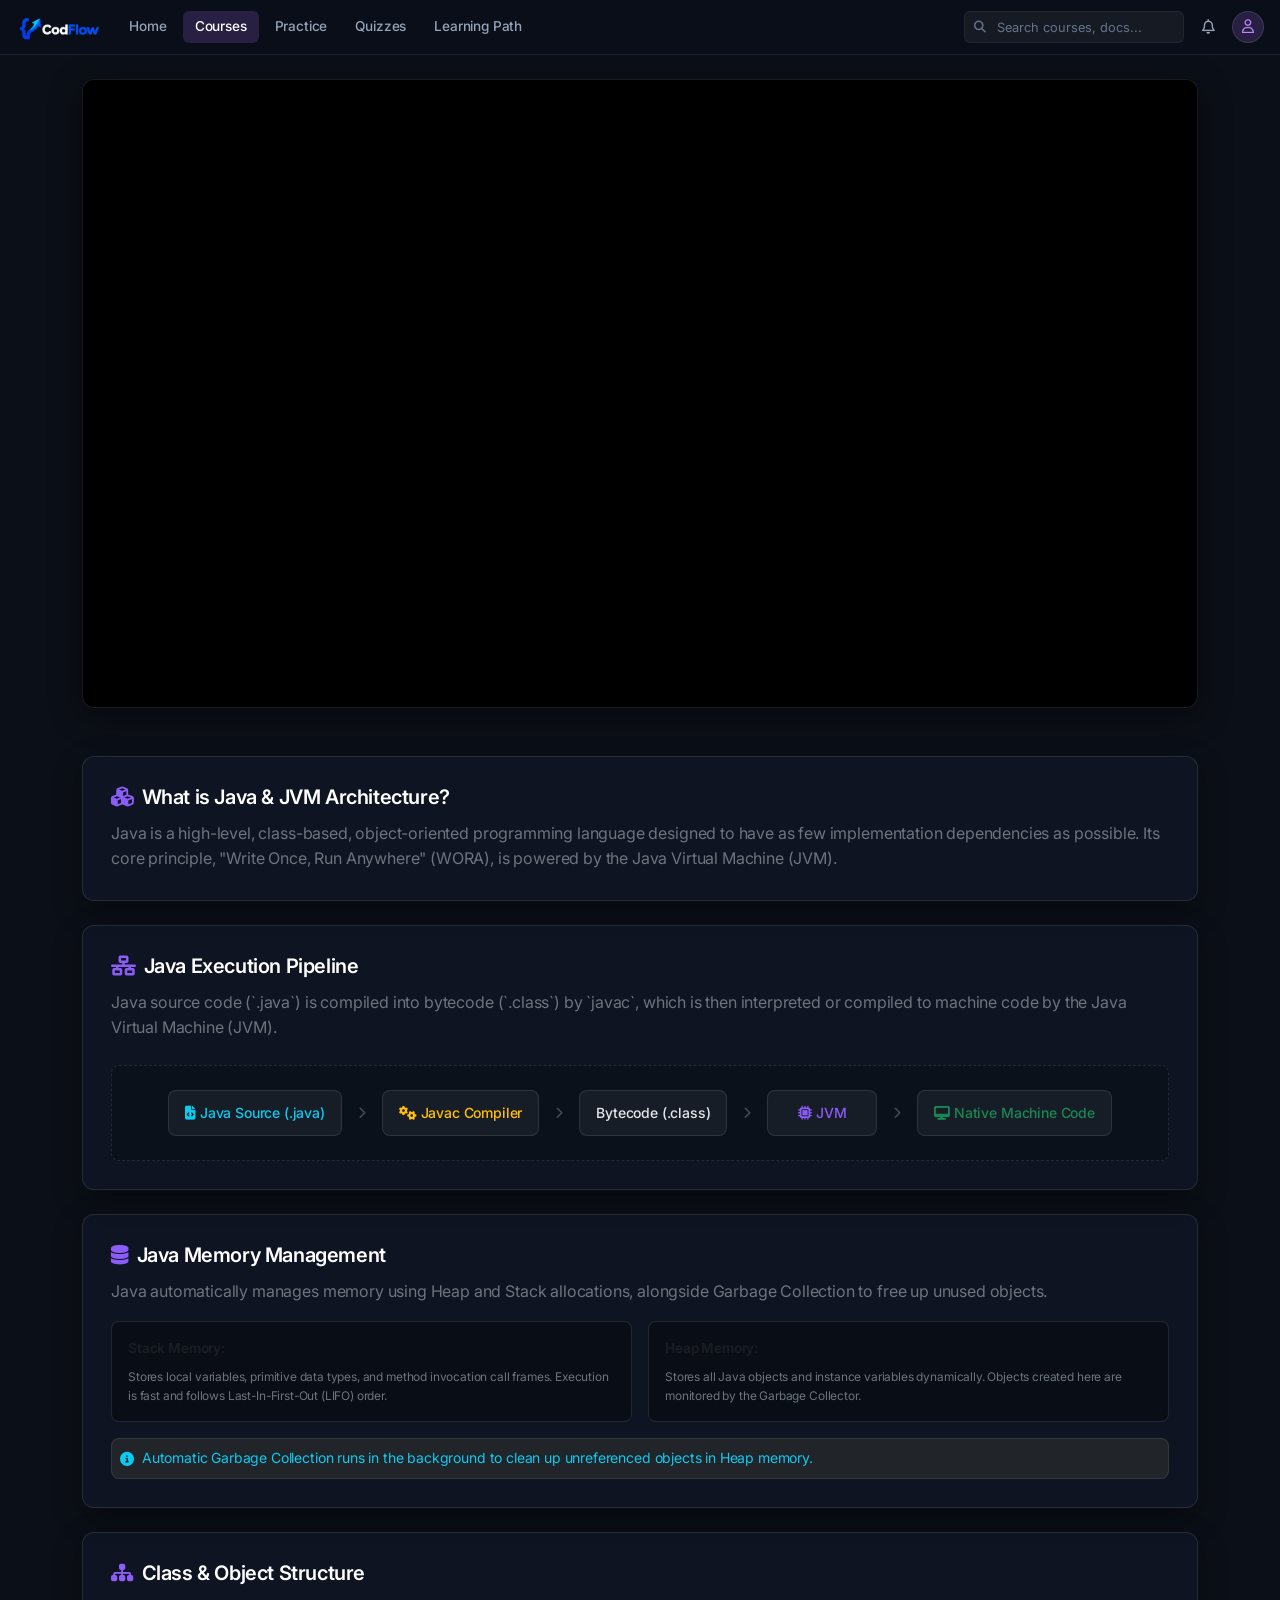
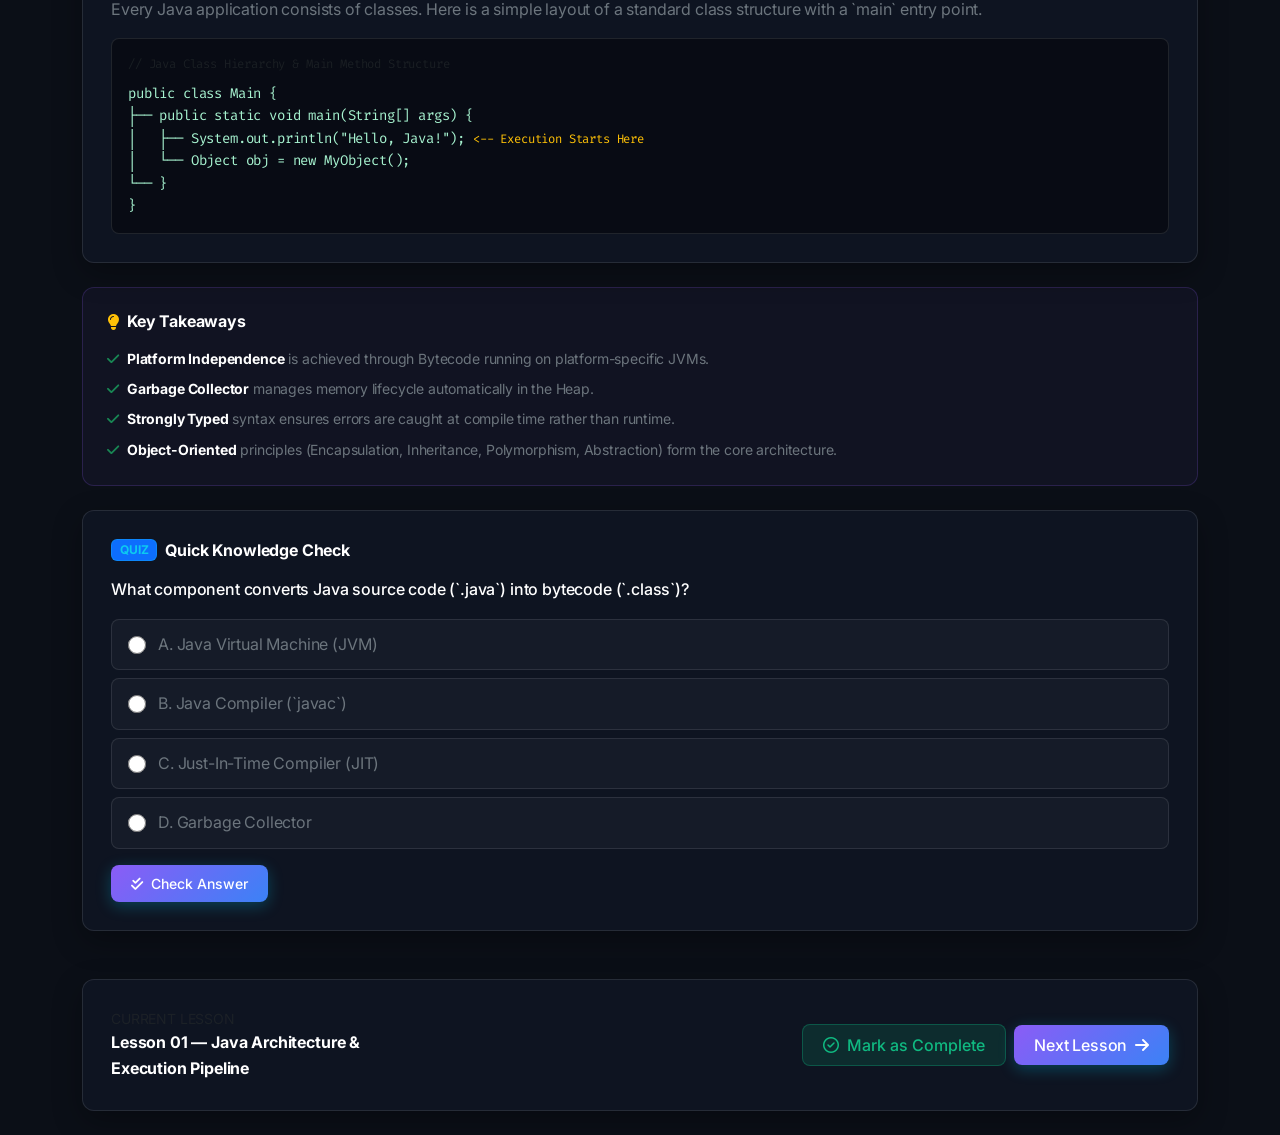
<file: C-lesson/Javascripts/java-lesson.html>
<!DOCTYPE html>
<html lang="en">

<head>
    <meta charset="UTF-8" />

    <!-- Responsive Design -->
    <meta name="viewport" content="width=device-width, initial-scale=1.0" />

    <!-- Primary SEO Meta Tags -->
    <title>CodFlow programming</title>
    <meta name="description"
        content="Master programming with CodFlow. Access interactive coding lessons, hands-on practice, and real-world projects all in one platform." />
    <meta name="keywords"
        content="learn to code, coding lessons, programming platform, interactive coding, web development projects" />
    <meta name="author" content="CodFlow" />
    <meta name="robots" content="index, follow" />
    <meta name="googlebot" content="index, follow" />
    <link rel="icon" type="image/png" href="../../img/codflow.png" />
    <link rel="canonical" href="https://codflow-programming.vercel.app/" />

    <!-- Google Search Console Verification -->
    <meta name="google-site-verification" content="B0b2CfWbl_E08tUNxTFK2BG5XMaXDH1LVShNMa6M0r8" />

    <!-- ============================= -->
    <!-- OPEN GRAPH / FACEBOOK -->
    <!-- ============================= -->
    <meta property="og:type" content="website" />
    <meta property="og:url" content="https://codflow-programming.vercel.app/" />
    <meta property="og:title" content="CodFlow - Learn Programming & Web Development" />
    <meta property="og:description"
        content="Learn programming with CodFlow through coding lessons, interactive practice, and real-world projects." />
    <meta property="og:image" content="https://codflow-programming.vercel.app/img/codflow.png" />
    <meta property="og:image:alt" content="CodFlow Programming Learning Platform" />
    <meta property="og:site_name" content="CodFlow" />
    <meta property="og:locale" content="en_US" />
    <!-- ============================= -->
    <!-- TWITTER / X CARD -->
    <!-- ============================= -->
    <meta name="twitter:card" content="summary_large_image" />
    <meta name="twitter:url" content="https://codflow-programming.vercel.app/" />
    <meta name="twitter:title" content="CodFlow - Learn Programming & Web Development" />
    <meta name="twitter:description"
        content="Learn programming with CodFlow through coding lessons, interactive practice, and real-world projects." />
    <meta name="twitter:image" content="https://codflow-programming.vercel.app/img/codflow.png" />
    <meta name="twitter:image:alt" content="CodFlow Programming Learning Platform" />

    <!-- ============================= -->
    <!-- FAVICON & APP ICON -->
    <!-- ============================= -->
    <link rel="icon" type="image/png" href="https://codflow-programming.vercel.app/img/logo.png" />
    <link rel="shortcut icon" type="image/png" href="https://codflow-programming.vercel.app/img/logo.png" />
    <link rel="apple-touch-icon" href="https://codflow-programming.vercel.app/img/logo.png" />
    <meta name="theme-color" content="#0f172a" />

    <!-- Bootstrap 5 CSS -->
    <link href="https://cdn.jsdelivr.net/npm/bootstrap@5.3.2/dist/css/bootstrap.min.css" rel="stylesheet" />

    <!-- FontAwesome Icons -->
    <link rel="stylesheet" href="https://cdnjs.cloudflare.com/ajax/libs/font-awesome/6.4.2/css/all.min.css" />
    <!-- Google Fonts (Inter & Fira Code) -->
    <link
        href="https://fonts.googleapis.com/css2?family=Inter:wght@400;500;600;700;800&family=Fira+Code:wght@400;500&display=swap"
        rel="stylesheet" />

    <!-- ============================= -->
    <!-- CUSTOM CSS -->
    <!-- ============================= -->
    <link rel="stylesheet" href="../frondend/css/lesson1.css" />

    <!-- ============================= -->
    <!-- STRUCTURED DATA / SCHEMA.ORG -->
    <!-- ============================= -->
    <script type="application/ld+json">
  {
    "@context": "https://schema.org",
    "@type": "WebSite",
    "name": "CodFlow",
    "alternateName": "CodFlow Programming",
    "url": "https://codflow-programming.vercel.app/",
    "description": "CodFlow is a programming learning platform that provides coding lessons, practice exercises, and real-world programming projects.",
    "inLanguage": "en",
    "logo": "https://codflow-programming.vercel.app/img/logo.png",
    "publisher": {
      "@type": "Organization",
      "name": "CodFlow",
      "logo": "https://codflow-programming.vercel.app/img/logo.png"
    },
    "potentialAction": {
      "@type": "SearchAction",
      "target": {
        "@type": "EntryPoint",
        "urlTemplate": "https://codflow-programming.vercel.app/?q={search_term_string}"
      },
      "query-input": "required name=search_term_string"
    }
  }
  </script>
    <link rel="stylesheet" href="https://cdn.jsdelivr.net/npm/bootstrap-icons@1.11.3/font/bootstrap-icons.min.css">
    <link rel="stylesheet" href="../Javascripts/css/java-lesson.css">
</head>

<body>

    <nav class="navbar-sticky navbar navbar-expand-lg navbar-dark bg-dark-custom py-2">
        <div class="container-fluid px-3">
            <!-- Brand Logo -->
            <a class="navbar-brand me-3 py-0" href="#" aria-label="CodFlow home">
                <img src="../../img/logo.png" alt="CodFlow logo" class="brand-logo" />
            </a>

            <!-- Mobile Toggler -->
            <button class="navbar-toggler border-0 p-1" type="button" data-bs-toggle="collapse"
                data-bs-target="#navbarNav">
                <span class="navbar-toggler-icon small"></span>
            </button>

            <!-- Collapsible Menu -->
            <div class="collapse navbar-collapse" id="navbarNav">
                <ul class="navbar-nav me-auto mb-2 mb-lg-0 gap-1 align-items-center">
                    <li class="nav-item">
                        <a class="nav-link custom-nav-link " href="../../page/javascripts.html">Home</a>
                    </li>
                    <li class="nav-item">
                        <a class="nav-link custom-nav-link active" href="#courses">Courses</a>
                    </li>
                    <li class="nav-item">
                        <a class="nav-link custom-nav-link" href="#prcticebycoding">Practice</a>
                    </li>
                    <li class="nav-item">
                        <a class="nav-link custom-nav-link" href="#quizes">Quizzes</a>
                    </li>
                    <li class="nav-item">
                        <a class="nav-link custom-nav-link" href="#learningpath">Learning Path</a>
                    </li>
                </ul>

                <!-- Right Controls -->
                <div class="d-flex align-items-center gap-2 mt-2 mt-lg-0">
                    <!-- Compact Search Input -->
                    <div class="search-box position-relative">
                        <i class="fa-solid fa-magnifying-glass search-icon"></i>
                        <input type="text" class="form-control form-control-sm compact-search"
                            placeholder="Search courses, docs..." />
                        <!-- <span class="kbd-shortcut">⌘K</span> -->
                    </div>

                    <!-- Notification Button -->
                    <button class="icon-btn" type="button" aria-label="Notifications">
                        <i class="fa-regular fa-bell"></i>
                    </button>

                    <!-- Profile Avatar -->
                    <a href="./page/profile.html" class="profile-avatar-btn" aria-label="User Profile">
                        <i class="fa-regular fa-user"></i>
                    </a>
                </div>
            </div>
        </div>
    </nav>



   <!-- MAIN CONTENT CONTAINER -->
<div class="container py-4">
    
    <!-- VIDEO SECTION -->
    <section class="mb-5">
        <div class="video-wrapper">
            <div class="ratio ratio-16x9">
                <iframe
                    src="https://www.youtube.com/embed/eIrMbAQSU34"
                    title="Java Programming Tutorial for Beginners"
                    allow="accelerometer; autoplay; clipboard-write; encrypted-media; gyroscope; picture-in-picture; web-share"
                    allowfullscreen>
                </iframe>
            </div>
        </div>
    </section>

    <!-- LESSON CONTENT OVERVIEW -->
    <section class="mb-4">
        <div class="cf-card p-4">
            <h2 class="section-title fs-5">
                <i class="fa-solid fa-cubes"></i> What is Java & JVM Architecture?
            </h2>
            <p class="text-secondary mb-0">
                Java is a high-level, class-based, object-oriented programming language designed to have as few implementation dependencies as possible. Its core principle, "Write Once, Run Anywhere" (WORA), is powered by the Java Virtual Machine (JVM).
            </p>
        </div>
    </section>

    <!-- JVM ARCHITECTURE SECTION -->
    <section class="mb-4">
        <div class="cf-card p-4">
            <h2 class="section-title fs-5">
                <i class="fa-solid fa-network-wired"></i> Java Execution Pipeline
            </h2>
            <p class="text-secondary mb-4">
                Java source code (`.java`) is compiled into bytecode (`.class`) by `javac`, which is then interpreted or compiled to machine code by the Java Virtual Machine (JVM).
            </p>

            <!-- Flow visual -->
            <div class="p-3 rounded-3" style="background: rgba(11, 15, 23, 0.5); border: 1px dashed var(--cf-border);">
                <div class="d-flex justify-content-center align-items-center gap-2 gap-md-3 flex-wrap flow-container">
                    <div class="flow-step text-info"><i class="fa-solid fa-file-code me-1"></i> Java Source (.java)</div>
                    <div class="flow-arrow"><i class="fa-solid fa-chevron-right"></i></div>
                    <div class="flow-step text-warning"><i class="fa-solid fa-gears me-1"></i> Javac Compiler</div>
                    <div class="flow-arrow"><i class="fa-solid fa-chevron-right"></i></div>
                    <div class="flow-step">Bytecode (.class)</div>
                    <div class="flow-arrow"><i class="fa-solid fa-chevron-right"></i></div>
                    <div class="flow-step text-purple" style="color: var(--cf-accent-purple);"><i class="fa-solid fa-microchip me-1"></i> JVM</div>
                    <div class="flow-arrow"><i class="fa-solid fa-chevron-right"></i></div>
                    <div class="flow-step text-success"><i class="fa-solid fa-desktop me-1"></i> Native Machine Code</div>
                </div>
            </div>
        </div>
    </section>

    <!-- MEMORY MANAGEMENT SECTION -->
    <section class="mb-4">
        <div class="cf-card p-4">
            <h2 class="section-title fs-5">
                <i class="fa-solid fa-database"></i> Java Memory Management
            </h2>
            <p class="text-secondary mb-3">
                Java automatically manages memory using Heap and Stack allocations, alongside Garbage Collection to free up unused objects.
            </p>

            <div class="row g-3 mb-3">
                <div class="col-md-6">
                    <div class="diff-box">
                        <div class="text-muted fw-semibold mb-2">Stack Memory:</div>
                        <p class="text-secondary small mb-0">
                            Stores local variables, primitive data types, and method invocation call frames. Execution is fast and follows Last-In-First-Out (LIFO) order.
                        </p>
                    </div>
                </div>
                <div class="col-md-6">
                    <div class="diff-box">
                        <div class="text-muted fw-semibold mb-2">Heap Memory:</div>
                        <p class="text-secondary small mb-0">
                            Stores all Java objects and instance variables dynamically. Objects created here are monitored by the Garbage Collector.
                        </p>
                    </div>
                </div>
            </div>

            <!-- Process note -->
            <div class="d-flex align-items-center gap-2 text-info small bg-dark p-2 rounded-3 border border-secondary border-opacity-25">
                <i class="fa-solid fa-circle-info"></i>
                <span>Automatic Garbage Collection runs in the background to clean up unreferenced objects in Heap memory.</span>
            </div>
        </div>
    </section>

    <!-- JAVA OBJECT MODEL SECTION -->
    <section class="mb-4">
        <div class="cf-card p-4">
            <h2 class="section-title fs-5">
                <i class="fa-solid fa-sitemap"></i> Class & Object Structure
            </h2>
            <p class="text-secondary mb-3">
                Every Java application consists of classes. Here is a simple layout of a standard class structure with a `main` entry point.
            </p>

            <div class="tree-container font-mono">
                <div class="text-muted small mb-2">// Java Class Hierarchy & Main Method Structure</div>
                <div>public class Main {</div>
                <div>├── public static void main(String[] args) {</div>
                <div>│ &nbsp;&nbsp;├── System.out.println("Hello, Java!"); <span class="text-warning small">&lt;-- Execution Starts Here</span></div>
                <div>│ &nbsp;&nbsp;└── Object obj = new MyObject();</div>
                <div>└── }</div>
                <div>}</div>
            </div>
        </div>
    </section>

    <!-- KEY TAKEAWAYS -->
    <section class="mb-4">
        <div class="key-points-card p-4">
            <h2 class="h6 fw-bold text-white mb-3 d-flex align-items-center gap-2">
                <i class="fa-solid fa-lightbulb text-warning"></i> Key Takeaways
            </h2>
            <ul class="list-unstyled mb-0 d-flex flex-column gap-2 text-secondary small">
                <li class="d-flex align-items-start gap-2">
                    <i class="fa-solid fa-check text-success mt-1"></i>
                    <span><strong class="text-white">Platform Independence</strong> is achieved through Bytecode running on platform-specific JVMs.</span>
                </li>
                <li class="d-flex align-items-start gap-2">
                    <i class="fa-solid fa-check text-success mt-1"></i>
                    <span><strong class="text-white">Garbage Collector</strong> manages memory lifecycle automatically in the Heap.</span>
                </li>
                <li class="d-flex align-items-start gap-2">
                    <i class="fa-solid fa-check text-success mt-1"></i>
                    <span><strong class="text-white">Strongly Typed</strong> syntax ensures errors are caught at compile time rather than runtime.</span>
                </li>
                <li class="d-flex align-items-start gap-2">
                    <i class="fa-solid fa-check text-success mt-1"></i>
                    <span><strong class="text-white">Object-Oriented</strong> principles (Encapsulation, Inheritance, Polymorphism, Abstraction) form the core architecture.</span>
                </li>
            </ul>
        </div>
    </section>

    <!-- QUICK CHECK QUIZ -->
    <section class="mb-5">
        <div class="cf-card p-4">
            <div class="d-flex align-items-center gap-2 mb-3">
                <span class="badge bg-primary bg-opacity-20 text-info border border-info border-opacity-25 px-2 py-1">QUIZ</span>
                <h2 class="h6 fw-bold text-white mb-0">Quick Knowledge Check</h2>
            </div>

            <p class="fw-medium text-white mb-3">What component converts Java source code (`.java`) into bytecode (`.class`)?</p>

            <form id="quizForm" class="d-flex flex-column gap-2 mb-3">
                <label class="quiz-option" for="optA">
                    <input type="radio" name="quiz" id="optA" value="A">
                    <span class="text-secondary">A. Java Virtual Machine (JVM)</span>
                </label>

                <label class="quiz-option" for="optB">
                    <input type="radio" name="quiz" id="optB" value="B">
                    <span class="text-secondary">B. Java Compiler (`javac`)</span>
                </label>

                <label class="quiz-option" for="optC">
                    <input type="radio" name="quiz" id="optC" value="C">
                    <span class="text-secondary">C. Just-In-Time Compiler (JIT)</span>
                </label>

                <label class="quiz-option" for="optD">
                    <input type="radio" name="quiz" id="optD" value="D">
                    <span class="text-secondary">D. Garbage Collector</span>
                </label>
            </form>

            <button id="checkBtn" type="button" class="btn btn-cf-primary btn-sm">
                <i class="fa-solid fa-check-double me-1"></i> Check Answer
            </button>

            <div id="quizFeedback" class="mt-3 d-none">
                <!-- Populated via JavaScript -->
            </div>
        </div>
    </section>

    <!-- NEXT LESSON FOOTER NAVIGATION -->
    <footer class="cf-card p-4 d-flex flex-column flex-md-row justify-content-between align-items-center gap-3">
        <div>
            <div class="text-muted small">CURRENT LESSON</div>
            <div class="fw-bold text-white fs-6">Lesson 01 — Java Architecture & Execution Pipeline</div>
        </div>

        <div class="d-flex align-items-center gap-2 w-100 w-md-auto justify-content-end">
            <button id="completeBtn" class="btn btn-cf-success flex-grow-1 flex-md-grow-0">
                <i class="fa-regular fa-circle-check me-1"></i> Mark as Complete
            </button>
            <a href="../../page/javascripts.html" class="btn btn-cf-primary flex-grow-1 flex-md-grow-0">
                Next Lesson <i class="fa-solid fa-arrow-right ms-1"></i>
            </a>
        </div>
    </footer>

</div>

    <!-- Bootstrap JavaScript Bundle -->
    <script src="https://cdn.jsdelivr.net/npm/bootstrap@5.3.2/dist/js/bootstrap.bundle.min.js"></script>

    <script>
        document.addEventListener('DOMContentLoaded', function () {
            // Quiz Radio Option Highlight Styling
            const options = document.querySelectorAll('.quiz-option');
            options.forEach(opt => {
                opt.addEventListener('click', function () {
                    options.forEach(o => o.classList.remove('selected'));
                    this.classList.add('selected');
                    const radio = this.querySelector('input[type="radio"]');
                    if (radio) radio.checked = true;
                });
            });

            // Quiz Verification Logic
            const checkBtn = document.getElementById('checkBtn');
            const quizFeedback = document.getElementById('quizFeedback');

            checkBtn.addEventListener('click', function () {
                const selected = document.querySelector('input[name="quiz"]:checked');

                if (!selected) {
                    quizFeedback.className = "mt-3 alert alert-warning py-2 px-3 small border-0";
                    quizFeedback.innerHTML = '<i class="fa-solid fa-triangle-exclamation me-1"></i> Please select an answer option first.';
                    quizFeedback.classList.remove('d-none');
                    return;
                }

                if (selected.value === 'B') {
                    quizFeedback.className = "mt-3 alert alert-success py-2 px-3 small border-0 bg-success bg-opacity-20 text-success";
                    quizFeedback.innerHTML = '<i class="fa-solid fa-circle-check me-1"></i> <strong>Correct!</strong> Reconciliation is the algorithm React uses to compare UI trees and determine what changed.';
                } else {
                    quizFeedback.className = "mt-3 alert alert-danger py-2 px-3 small border-0 bg-danger bg-opacity-20 text-danger";
                    quizFeedback.innerHTML = '<i class="fa-solid fa-circle-xmark me-1"></i> <strong>Incorrect.</strong> Try again! Hint: Reconciliation is focused on comparing UI changes.';
                }
                quizFeedback.classList.remove('d-none');
            });

            // Mark as Complete Toggle Logic
            const completeBtn = document.getElementById('completeBtn');
            let isCompleted = false;

            completeBtn.addEventListener('click', function () {
                isCompleted = !isCompleted;
                if (isCompleted) {
                    completeBtn.classList.add('active');
                    completeBtn.innerHTML = '<i class="fa-solid fa-check-double me-1"></i> Completed';
                } else {
                    completeBtn.classList.remove('active');
                    completeBtn.innerHTML = '<i class="fa-regular fa-circle-check me-1"></i> Mark as Complete';
                }
            });
        });
    </script>
</body>

</html>
</file>
<file: css/courses.css>
body {
  background-color: #0a0d18;
  color: #ffffff;
  font-family: 'Inter', sans-serif;
  line-height: 1.5;
  overflow-x: hidden;
  min-height: 100vh;
}

main {
  max-width: 1440px;
  margin: 0 auto;
}

/* Dark Theme Base */
.bg-dark-custom {
  background-color: #0b0f19;
  border-bottom: 1px solid rgba(255, 255, 255, 0.08);
}

/* Compact Brand Logo */
.brand-logo {
  height: 38px;
  width: auto;
}

/* Navigation Links */
.custom-nav-link {
  font-size: 0.85rem;
  font-weight: 500;
  color: #94a3b8 !important;
  padding: 0.35rem 0.75rem !important;
  border-radius: 6px;
  transition: all 0.2s ease;
}

.custom-nav-link:hover {
  color: #f8fafc !important;
  background-color: rgba(255, 255, 255, 0.05);
}

.custom-nav-link.active {
  color: #ffffff !important;
  background-color: #272042; /* Highlight pill matching your dark-purple accent */
}

/* Compact Search Box */
.search-box {
  width: 220px;
}

.compact-search {
  background-color: rgba(255, 255, 255, 0.05) !important;
  border: 1px solid rgba(255, 255, 255, 0.1) !important;
  color: #e2e8f0 !important;
  font-size: 0.8rem !important;
  padding-left: 2rem !important;
  padding-right: 2.5rem !important;
  height: 32px;
  border-radius: 6px;
}

.compact-search::placeholder {
  color: #64748b;
}

.compact-search:focus {
  background-color: rgba(255, 255, 255, 0.08) !important;
  border-color: #6366f1 !important;
  box-shadow: none !important;
}

.search-icon {
  position: absolute;
  left: 0.65rem;
  top: 50%;
  transform: translateY(-50%);
  font-size: 0.75rem;
  color: #64748b;
  pointer-events: none;
}

.kbd-shortcut {
  position: absolute;
  right: 0.5rem;
  top: 50%;
  transform: translateY(-50%);
  font-size: 0.65rem;
  color: #64748b;
  background-color: rgba(255, 255, 255, 0.08);
  border: 1px solid rgba(255, 255, 255, 0.1);
  border-radius: 4px;
  padding: 0.1rem 0.3rem;
  pointer-events: none;
}

/* Icon Buttons & Profile */
.icon-btn {
  background: transparent;
  border: none;
  color: #94a3b8;
  width: 32px;
  height: 32px;
  border-radius: 50%;
  display: flex;
  align-items: center;
  justify-content: center;
  font-size: 0.9rem;
  transition: all 0.2s ease;
}

.icon-btn:hover {
  color: #f8fafc;
  background-color: rgba(255, 255, 255, 0.08);
}

.profile-avatar-btn {
  background: #272042;
  border: 1px solid rgba(255, 255, 255, 0.1);
  color: #c084fc;
  width: 32px;
  height: 32px;
  border-radius: 50%;
  display: flex;
  align-items: center;
  justify-content: center;
  font-size: 0.85rem;
  cursor: pointer;
  transition: all 0.2s ease;
}

.profile-avatar-btn:hover {
  background: #342a58;
  color: #ffffff;
}

/* Hero */
.hero-section {
  padding: 42px 0 56px;
  background:
    radial-gradient(circle at 67% 22%, rgba(80,67,180,.18), transparent 35%),
    linear-gradient(180deg, #111932 0%, #0b1326 75%);
  border-bottom: 1px solid #111b32;
}

.breadcrumb-line {
  font: 0.85rem 'Fira Code', monospace;
  color: #8794b2;
  margin-bottom: 12px;
}

.eyebrow {
  color: var(--cyan);
  font: 0.75rem 'Fira Code', monospace;
  letter-spacing: .45px;
  margin-bottom: 5px;
}

h1, h2, h3, p { margin-top: 0; }

h1 {
  font-size: 3.2rem;
  line-height: 1.1;
  font-weight: 700;
  letter-spacing: -1px;
  margin-bottom: 12px;
}

h1 span { color: #6d4ae7; }

h2 {
  font-size: 2.25rem;
  font-weight: 700;
  margin-bottom: 10px;
  letter-spacing: -.3px;
}

.hero-text {
  max-width: 680px;
  color: #b4bfd7;
  font-size: 1.05rem;
  line-height: 1.7;
  margin-bottom: 13px;
}

.badge-pill {
  background: #141e39;
  border: 1px solid #28365a;
  border-radius: 5px;
  color: #b7c2dc;
  padding: 4px 8px;
  font-size: 0.825rem;
}

.badge-pill i { color: #a890ff; }
.badge-pill.rating i { color: var(--yellow); }
.badge-pill small { color: #7986a2; }

.badge-pill i,
.btn-primary-custom i,
.btn-outline-custom i,
.code-footer i,
.locked-note > i {
  margin-right: 0.35rem;
}

.progress-card {
  max-width: 670px;
  background: #151f38;
  border: 1px solid #263354;
  border-radius: 7px;
  padding: 10px 12px;
}

.progress-card strong { color: #dce5fb; font-size: 0.85rem; }
.muted { color: var(--muted); }

.progress-dark {
  height: 6px;
  background: #27324d;
  border-radius: 20px;
}

.progress-dark .progress-bar {
  background: linear-gradient(90deg, #8b5cf6, #168df4);
  border-radius: inherit;
}

.tiny {
  font: 0.75rem 'Fira Code', monospace;
  color: #73809d;
}

.cyan { color: var(--cyan); }

.btn-primary-custom,
.btn-outline-custom {
  border-radius: 5px;
  font-size: 0.875rem;
  padding: 7px 12px;
  font-weight: 600;
}

.btn-primary-custom {
  color: #fff;
  background: linear-gradient(100deg, #7545e7, #5d46db);
  border: 0;
}

.btn-outline-custom {
  color: #b9c3d8;
  background: #171f35;
  border: 1px solid #2d3b5c;
}

/* Code card */
.code-window {
  background: #111625;
  border: 1px solid #1e2638;
  border-radius: 12px;
  overflow: hidden;
  box-shadow: 0 20px 40px rgba(0, 0, 0, 0.5);
}

.code-top {
  display: flex;
  align-items: center;
  gap: 9px;
  padding: 10px 16px;
  background: #0c0f1a;
  border-bottom: 1px solid #1e2638;
  font: 0.8rem 'Fira Code', monospace;
}

.dots { display: flex; gap: 4px; }
.dots i { width: 7px; height: 7px; border-radius: 50%; background: #f05b42; }
.dots i:nth-child(2) { background: #f1b738; }
.dots i:nth-child(3) { background: #1ac77d; }

.file-tab { color: #36c8f0; }
.file-name { color: #7887a7; }
.utf { margin-left: auto; color: #8e99b1; }

.code-window pre {
  min-height: 220px;
  margin: 0;
  padding: 20px;
  background: #0d111d;
  color: #e2e8f0;
  font: 0.875rem/1.8 'Fira Code', monospace;
  white-space: pre-wrap;
}

.comment { color: #6b7794; }
.tag { color: #ff79c6; }
.attr { color: #8be9fd; }
.str { color: #f1fa8c; }
.selector { color: #50fa7b; }
.prop { color: #8be9fd; }
.num { color: #bd93f9; }

.code-footer {
  min-height: 35px;
  padding: 12px 20px;
  background: #080b13;
  border-top: 1px solid #1e2638;
  display: flex;
  align-items: center;
  gap: 12px;
  flex-wrap: wrap;
  font: 0.8rem 'Fira Code', monospace;
}

.green-tag {
  margin-left: auto;
  background: #0e2731;
  color: var(--green);
  padding: 3px 6px;
  border-radius: 4px;
}

/* Sections */
.section-block {
  padding: 56px 0;
}

.section-subtitle {
  color: #7f8ba6;
  font-size: 0.75rem;
  margin: 0;
}

/* Outcomes */
.outcome-card {
  min-height: 190px;
  padding: 22px;
  background: #203360;
  border: 1px solid #2a3d70;
  border-radius: 7px;
}

.outcome-icon {
  width: 27px;
  height: 27px;
  border-radius: 5px;
  display: grid;
  place-items: center;
  margin-bottom: 9px;
  color: #ddd3ff;
  background: #554295;
  font-size: 1rem;
}

.outcome-icon.cyan-bg { background: #155a72; color: #5ce0ff; }
.outcome-icon.blue { background: #28559a; color: #c0dcff; }

.outcome-card h3 {
  font-size: 1.1rem;
  margin-bottom: 5px;
}

.outcome-card p {
  color: #aab7d0;
  font-size: 0.875rem;
  line-height: 1.7;
  margin-bottom: 14px;
}

.outcome-card small {
  color: #7586a9;
  font: 0.775rem 'Fira Code', monospace;
}

/* Curriculum */
.curriculum { padding-top: 20px; }

.mini-btn {
  color: #8997b5;
  background: #141d34;
  border: 1px solid #202e4d;
  border-radius: 5px;
  padding: 5px 10px;
  font-size: 0.8rem;
}

.lesson-list {
  display: flex;
  flex-direction: column;
  gap: 10px;
}

.lesson {
  min-height: 56px;
  padding: 12px 16px;
  background: #141e36;
  border: 1px solid #192540;
  border-radius: 7px;
  display: grid;
  grid-template-columns: 30px 1fr auto auto;
  gap: 12px;
  align-items: center;
}

.lesson > div {
  min-width: 0;
}

.lesson small {
  display: block;
  color: #7d8ba8;
  font: 0.725rem 'Fira Code', monospace;
}

.lesson small b {
  color: var(--green);
  background: #073729;
  padding: 2px 4px;
  border-radius: 3px;
  font-size: 0.7rem;
  margin-left: 4px;
}

.lesson strong {
  display: block;
  color: #dce4f5;
  font-size: 1rem;
  font-weight: 500;
}

.lesson time,
.lesson > i {
  color: #7b89a4;
  font: 0.775rem 'Fira Code', monospace;
}

.status-icon {
  width: 23px;
  height: 23px;
  border-radius: 50%;
  display: grid;
  place-items: center;
  background: #1b2742;
  color: #63728f;
  font-size: 0.9rem;
}

.completed .status-icon {
  background: #0b4b3d;
  color: #13db91;
}

.active-lesson {
  min-height: 92px;
  background: #203360;
  border-color: #304b86;
}

.status-icon.active {
  background: #c2a3ff;
  color: #321867;
}

.active-label {
  color: #c9b4ff !important;
  background: #392a69 !important;
}

.active-lesson p {
  color: #8290aa;
  font-size: 0.825rem;
  line-height: 1.5;
  margin: 5px 0 0;
}

.continue-btn {
  color: #321766;
  background: #c2a3ff;
  border-radius: 5px;
  padding: 7px 11px;
  font-size: 0.875rem;
  font-weight: 700;
}

.locked { opacity: .72; }

.capstone {
  background: #131e37;
}

.purple-icon {
  background: #352a62;
  color: #b995ff;
}

.capstone small b {
  color: #d2b7ff;
  background: #34255d;
}

/* Skills */
.skills-grid {
  display: grid;
  grid-template-columns: 1fr 1fr;
  gap: 10px;
}

.skills-grid > div {
  background: #151f36;
  border: 1px solid #1e2b47;
  border-radius: 5px;
  color: #aebad0;
  padding: 12px 14px;
  line-height: 1.45;
  font-size: 0.85rem;
}

.skills-grid > div::first-letter { color: var(--green); }

.mastery-card,
.telemetry-card,
.project-card {
  background: #203360;
  border: 1px solid #2a3d70;
  border-radius: 8px;
  padding: 22px;
}

.mastery-card { height: 100%; }

.purple-label,
.cyan-label {
  border-radius: 4px;
  padding: 2px 5px;
  font: 0.725rem 'Fira Code', monospace;
}

.purple-label { background: #3b2c64; color: #c7aeff; }
.cyan-label { background: #0c3d4b; color: #44d7f4; }

.skill-row {
  position: relative;
  margin-top: 10px;
  font: 0.8rem 'Fira Code', monospace;
  color: #abb8d1;
}

.skill-row b {
  float: right;
  color: var(--green);
  font-weight: 400;
}

.skill-row > div {
  clear: both;
  height: 4px;
  background: #2c3c64;
  border-radius: 5px;
  margin-top: 3px;
}

.skill-row > div i {
  display: block;
  height: 100%;
  border-radius: inherit;
  background: var(--green);
}

.skill-row:nth-of-type(4) > div i { background: #42d6ef; }
.skill-row:nth-of-type(5) > div i { background: #a990f5; }
.skill-row:nth-of-type(6) > div i { background: #287fe5; }
.skill-row:nth-of-type(7) > div i { background: #e2aa3c; }

.mastery-footer {
  border-top: 1px solid #30446f;
  margin-top: 12px;
  padding-top: 8px;
  color: #7182a2;
  font: 0.775rem 'Fira Code', monospace;
  display: flex;
  justify-content: space-between;
}

.mastery-footer strong { color: #dce5fa; font-weight: 400; }

/* Bottom */
.telemetry-card { height: 100%; }

.metric {
  min-height: 56px;
  background: #151f39;
  border: 1px solid #27365b;
  border-radius: 5px;
  padding: 14px;
}

.metric small {
  display: block;
  color: #72809e;
  font: 0.75rem 'Fira Code', monospace;
}

.metric strong {
  display: block;
  color: #f0f4ff;
  font-size: 1.8rem;
  margin-top: 4px;
}

.metric em {
  font-style: normal;
  font-size: 0.8rem;
  color: #8793ad;
}

.green-text { color: var(--green) !important; }

.project-card { height: 100%; }

.project-card h3 {
  font-size: 1.25rem;
  margin: 7px 0 5px;
}

.project-card p {
  color: #a6b3cd;
  font-size: 0.875rem;
  line-height: 1.7;
}

.tech {
  background: #182d51;
  color: #54aaff;
  border-radius: 4px;
  padding: 3px 6px;
  font: 0.75rem 'Fira Code', monospace;
}

.tech.green { color: #23dd99; background: #12382e; }

.locked-note {
  padding: 6px 8px;
  border: 1px solid #2c3d62;
  border-radius: 5px;
  color: #71809e;
  font-size: 0.8rem;
}

.locked-note span {
  float: right;
  background: #0f1830;
  padding: 2px 6px;
  border-radius: 4px;
}

/* Footer */
.footer {
  border-top: 1px solid #1d2944;
  padding: 15px 0;
  color: #66748f;
  font: 0.75rem 'Fira Code', monospace;
}

/* Responsive */
@media (max-width: 991.98px) {
  .nav-links { margin-top: 12px !important; }
  .hero-section { padding-top: 12px; }
  .code-window { min-height: 0; }
}

@media (max-width: 767.98px) {
  body { font-size: 0.875rem; }

  .section-block { padding: 40px 0; }

  h1 { font-size: 2.25rem; }
  h2 { font-size: 1.75rem; }

  .skills-grid { grid-template-columns: 1fr; }

  .lesson {
    grid-template-columns: 28px 1fr auto;
    padding: 12px;
  }

  .lesson > i { display: none; }
  .lesson .continue-btn { grid-column: 2 / -1; justify-self: start; }
  .active-lesson { padding-bottom: 10px; }

  .lesson time {
    font-size: 0.7rem;
  }

  .outcome-card { min-height: auto; }

  .footer { line-height: 1.8; }
}

@media (max-width: 480px) {
  .hero-section { padding: 30px 0 40px; }

  h1 { font-size: 2rem; }
  h2 { font-size: 1.5rem; }

  .badge-pill { font-size: 0.75rem; }
  .code-window pre { font-size: 0.75rem; }
  .code-footer { align-items: flex-start; flex-direction: column; gap: 4px; }
  .green-tag { margin-left: 0; }

  .lesson strong { font-size: 0.875rem; }
  .lesson small { font-size: 0.65rem; }

  .skills-grid > div { font-size: 0.8rem; }
}
</file>
<file: css/frondend-course.css>
/* ==========================================
   1. GLOBAL RESETS & BASE STYLES
   ========================================== */
*, *::before, *::after {
  box-sizing: border-box;
  margin: 0;
  padding: 0;
}

body {
  background-color: #0a0d18;
  color: #ffffff;
  font-family: 'Inter', system-ui, -apple-system, sans-serif;
  overflow-x: hidden;
  min-height: 100vh;
  line-height: 1.5;
}

/* Base Utility Classes */
.text-muted { color: #94a3b8 !important; }
.text-accent { color: #38bdf8 !important; }
.text-cyan { color: #0ea5e9 !important; }
.fs-7 { font-size: 0.85rem; }
.fs-8 { font-size: 0.75rem; }

/* ==========================================
   2. NAVBAR STYLES
   ========================================== */
.bg-dark-custom {
  background-color: rgba(11, 15, 25, 0.95);
  backdrop-filter: blur(10px);
  border-bottom: 1px solid rgba(255, 255, 255, 0.08);
  position: sticky;
  top: 0;
  z-index: 1030;
}

.brand-logo {
  height: 38px;
  width: auto;
  object-fit: contain;
}

.custom-nav-link {
  font-size: 0.85rem;
  font-weight: 500;
  color: #94a3b8 !important;
  padding: 0.35rem 0.75rem !important;
  border-radius: 6px;
  transition: all 0.2s ease;
}

.custom-nav-link:hover {
  color: #f8fafc !important;
  background-color: rgba(255, 255, 255, 0.05);
}

.custom-nav-link.active {
  color: #ffffff !important;
  background-color: #272042;
}

.search-box {
  width: 220px;
}

.compact-search {
  background-color: rgba(255, 255, 255, 0.05) !important;
  border: 1px solid rgba(255, 255, 255, 0.1) !important;
  color: #e2e8f0 !important;
  font-size: 0.8rem !important;
  padding-left: 2rem !important;
  padding-right: 2.5rem !important;
  height: 32px;
  border-radius: 6px;
}

.compact-search::placeholder {
  color: #64748b;
}

.compact-search:focus {
  background-color: rgba(255, 255, 255, 0.08) !important;
  border-color: #6366f1 !important;
  box-shadow: none !important;
}

.search-icon {
  position: absolute;
  left: 0.65rem;
  top: 50%;
  transform: translateY(-50%);
  font-size: 0.75rem;
  color: #64748b;
  pointer-events: none;
}

.kbd-shortcut {
  position: absolute;
  right: 0.5rem;
  top: 50%;
  transform: translateY(-50%);
  font-size: 0.65rem;
  color: #64748b;
  background-color: rgba(255, 255, 255, 0.08);
  border: 1px solid rgba(255, 255, 255, 0.1);
  border-radius: 4px;
  padding: 0.1rem 0.3rem;
  pointer-events: none;
}

.icon-btn {
  background: transparent;
  border: none;
  color: #94a3b8;
  width: 32px;
  height: 32px;
  border-radius: 50%;
  display: flex;
  align-items: center;
  justify-content: center;
  font-size: 0.9rem;
  transition: all 0.2s ease;
}

.icon-btn:hover {
  color: #f8fafc;
  background-color: rgba(255, 255, 255, 0.08);
}

.profile-avatar-btn {
  background: #272042;
  border: 1px solid rgba(255, 255, 255, 0.1);
  color: #c084fc;
  width: 32px;
  height: 32px;
  border-radius: 50%;
  display: flex;
  align-items: center;
  justify-content: center;
  font-size: 0.85rem;
  cursor: pointer;
  transition: all 0.2s ease;
}

.profile-avatar-btn:hover {
  background: #342a58;
  color: #ffffff;
}

/* ==========================================
   3. HERO SECTION STYLES
   ========================================== */
/* --- React Course Hero / Banner Section --- */
.react-course-hero-section {
  background-color: #0a0d18;
  color: #ffffff;
}

/* Badge Top Tag */
.path-badge {
  background-color: rgba(128, 117, 229, 0.12);
  color: #a29bfe;
  border: 1px solid rgba(128, 117, 229, 0.25);
  font-family: 'Fira Code', monospace;
  font-size: 0.75rem;
  padding: 4px 14px;
  border-radius: 6px;
}

/* Title & Description */
.course-main-title {
  font-size: 2.75rem;
  font-weight: 800;
  letter-spacing: -0.5px;
  color: #ffffff;
}

.text-cyan {
  color: #00cec9;
}

.course-main-desc {
  color: #8e9bb0;
  font-size: 1rem;
  line-height: 1.6;
}

/* Metadata Bar */
.course-meta-bar {
  font-family: 'Fira Code', monospace;
  font-size: 0.8rem;
  color: #8e9bb0;
}

.meta-item {
  display: inline-flex;
  align-items: center;
}

.text-warning-star {
  color: #f1c40f;
}

.text-muted-meta {
  color: #58637a;
}

/* Progress Card */
.course-progress-card {
  background-color: #121829;
  border: 1px solid #1e273c;
  border-radius: 10px;
}

.font-mono {
  font-family: 'Fira Code', monospace;
  font-size: 0.75rem;
}

.progress-title {
  color: #8e9bb0;
  font-weight: 600;
}

.lessons-status {
  color: #a29bfe;
}

.custom-progress {
  height: 6px;
  background-color: #1a2235;
  border-radius: 10px;
  overflow: hidden;
}

.bg-gradient-blue {
  background: linear-gradient(90deg, #a29bfe 0%, #0984e3 100%) !important;
}

/* Action Buttons */
.btn-continue-learning {
  background: linear-gradient(135deg, #a29bfe 0%, #0984e3 100%);
  color: #ffffff;
  font-weight: 600;
  font-size: 0.9rem;
  padding: 12px 24px;
  border-radius: 8px;
  border: none;
  box-shadow: 0 4px 18px rgba(9, 132, 227, 0.35);
  transition: all 0.2s ease;
  display: inline-flex;
  align-items: center;
}

.btn-continue-learning:hover {
  opacity: 0.95;
  color: #ffffff;
  transform: translateY(-1px);
}

.btn-view-curriculum {
  background-color: rgba(255, 255, 255, 0.03);
  color: #ffffff;
  font-weight: 500;
  font-size: 0.9rem;
  padding: 12px 22px;
  border-radius: 8px;
  border: 1px solid #1e2638;
  transition: all 0.2s ease;
  display: inline-flex;
  align-items: center;
}

.btn-view-curriculum:hover {
  background-color: rgba(255, 255, 255, 0.08);
  border-color: #314269;
  color: #ffffff;
}

/* Image Column & Floating Tech Overlay */
.course-image-wrapper {
  position: relative;
  border-radius: 12px;
  overflow: hidden;
  border: 1px solid #1e2638;
  box-shadow: 0 20px 40px rgba(0, 0, 0, 0.4);
}

.course-img {
  width: 100%;
  height: auto;
  display: block;
  object-fit: cover;
}

/* Tech Stack Icons Overlay */
.tech-stack-overlay {
  position: absolute;
  bottom: 0;
  left: 0;
  right: 0;
  padding: 16px;
  background: linear-gradient(180deg, rgba(10, 13, 24, 0) 0%, rgba(10, 13, 24, 0.85) 100%);
  backdrop-filter: blur(4px);
}

.tech-icon-circle {
  width: 44px;
  height: 44px;
  border-radius: 50%;
  display: flex;
  align-items: center;
  justify-content: center;
  font-size: 1.4rem;
  box-shadow: 0 4px 10px rgba(0, 0, 0, 0.3);
  border: 1px solid rgba(255, 255, 255, 0.15);
}

.icon-html {
  background-color: #e44d26;
  color: #ffffff;
}

.icon-css {
  background-color: #1572b6;
  color: #ffffff;
}

.icon-js {
  background-color: #f7df1e;
  color: #000000;
}

.icon-react {
  background-color: #00d8ff;
  color: #000000;
}
/* ==========================================
   4. CODE EDITOR MOCKUP
   ========================================== */
.code-editor-card {
  background-color: #0d1117;
  border: 1px solid rgba(255, 255, 255, 0.08) !important;
}

.editor-header, .editor-footer {
  background-color: #161b22;
}

.editor-header {
  border-bottom: 1px solid rgba(255, 255, 255, 0.08);
}

.filename {
  color: #8b949e;
  font-size: 0.8rem;
}

.dot {
  width: 10px;
  height: 10px;
  border-radius: 50%;
  display: inline-block;
}

.editor-body {
  color: #c9d1d9;
  line-height: 1.5;
}

/* Syntax Highlighting */
.keyword { color: #ff7b72; }
.string { color: #a5d6ff; }
.function { color: #d2a8ff; }
.tag { color: #7ee787; }
.attr { color: #79c0ff; }
.number { color: #79c0ff; }




/* Section Container & Background */
.feature-section {
  background-color: #0a0d18;
  color: #ffffff;
  font-family: 'Inter', system-ui, -apple-system, sans-serif;
}

/* Header Text Styles */
.sub-heading {
  color: #818cf8;
  font-size: 0.75rem;
  letter-spacing: 1px;
}

.section-title {
  font-size: 2rem;
  letter-spacing: -0.5px;
}

.section-description {
  color: #94a3b8;
  font-size: 0.95rem;
  max-width: 800px;
}

/* Feature Cards */
.feature-card {
  background-color: #161f38;
  border: 1px solid rgba(255, 255, 255, 0.05);
  transition: transform 0.2s ease, border-color 0.2s ease;
}

.feature-card:hover {
  transform: translateY(-2px);
  border-color: rgba(255, 255, 255, 0.12);
}

.card-text {
  color: #94a3b8 !important;
  font-size: 0.88rem;
  line-height: 1.6;
}

/* Icon Box Styles */
.icon-box {
  width: 42px;
  height: 42px;
  border-radius: 10px;
  display: flex;
  align-items: center;
  justify-content: center;
  font-size: 1.1rem;
}

.icon-box-blue {
  background-color: #1e3a8a;
  color: #60a5fa;
}

.icon-box-purple {
  background-color: #312e81;
  color: #a78bfa;
}

.icon-box-cyan {
  background-color: #0e7490;
  color: #38bdf8;
}



/* --- Course Curriculum Section --- */
.curriculum-section {
  background-color: #070913;
  color: #8e9bb0;
}

.curriculum-title {
  font-size: 1.75rem;
  font-weight: 800;
  letter-spacing: -0.3px;
}

.curriculum-subtitle {
  color: #64748b;
  font-size: 0.9rem;
}

/* Filter Buttons */
.filter-btn {
  background-color: #0d121f;
  border: 1px solid #1c2538;
  color: #64748b;
  padding: 6px 14px;
  border-radius: 8px;
  transition: all 0.2s ease;
}

.filter-btn.active, 
.filter-btn:hover {
  background-color: #8075e5;
  border-color: #8075e5;
  color: #ffffff;
}

/* List Items Container */
.curriculum-item {
  border: 1px solid #161c2c;
  background-color: #0b0f1b;
  transition: all 0.2s ease;
}

/* Active Highlighted Item */
.active-item {
  background-color: #101628;
  border-color: #6366f1;
  box-shadow: 0 0 20px rgba(99, 102, 241, 0.15);
}

.locked-item:hover {
  background-color: #0e1322;
  border-color: #243047;
}

/* Icons Styling */
.lesson-icon {
  width: 38px;
  height: 38px;
  border-radius: 10px;
  display: flex;
  align-items: center;
  justify-content: center;
  flex-shrink: 0;
}

.bg-purple-glow {
  background-color: #8075e5;
  color: #ffffff;
  box-shadow: 0 4px 12px rgba(128, 117, 229, 0.4);
}

.bg-dark-icon {
  background-color: #141a29;
  border: 1px solid #1f2a3f;
}

/* Badges */
.badge-tag {
  font-size: 0.675rem;
  font-weight: 700;
  padding: 2px 8px;
  border-radius: 4px;
  letter-spacing: 0.5px;
}

.tag-purple {
  background-color: rgba(144, 97, 255, 0.15);
  color: #a78bfa;
}

.tag-dark {
  background-color: #172033;
  color: #94a3b8;
  border: 1px solid #243047;
}

.tag-purple-filled {
  background-color: #8075e5;
  color: #ffffff;
  font-weight: 800;
  letter-spacing: 0.6px;
  box-shadow: 0 2px 8px rgba(128, 117, 229, 0.4);
}

.text-purple {
  color: #a78bfa;
}

/* Typography */
.lesson-title {
  font-size: 1.05rem;
  font-weight: 700;
  color: #e2e8f0;
  margin-bottom: 4px;
}

.lesson-desc {
  font-size: 0.825rem;
  color: #64748b;
  line-height: 1.4;
}

/* Action Button */
.btn-purple-sm {
  background-color: #9061ff;
  color: #ffffff;
  font-weight: 600;
  font-size: 0.8rem;
  padding: 8px 18px;
  border-radius: 8px;
  border: none;
  white-space: nowrap;
  box-shadow: 0 4px 14px rgba(144, 97, 255, 0.35);
  transition: all 0.2s ease;
}

.btn-purple-sm:hover {
  background-color: #7f4bf9;
  color: #ffffff;
  box-shadow: 0 6px 18px rgba(144, 97, 255, 0.5);
  transform: translateY(-1px);
}



/* --- CodFlow Footer --- */
.codflow-footer {
  background-color: #0a0d18;
  color: #ffffff;
  border-top: 1px solid #1a2233;
}



/* Background & Typography */
.footer-section {
  background-color: #060913;
  color: #94a3b8;
  font-family: 'Inter', system-ui, -apple-system, sans-serif;
  padding-top: 1.25rem !important;
  padding-bottom: 0.9rem !important;
}

.brand-desc {
  max-width: 340px;
  line-height: 1.5;
  margin-bottom: 1rem;
}

.footer-title {
  color: #94a3b8;
  font-size: 0.72rem;
  letter-spacing: 1.2px;
}

.fs-7 {
  font-size: 0.88rem;
}

.fs-8 {
  font-size: 0.78rem;
}

.text-cyan { color: #38bdf8; }
.text-green { color: #22c55e; }
.text-slate { color: #64748b; }

/* Social Media Custom Colors */
.btn-social {
  width: 48px;
  height: 48px;
  border-radius: 14px;
  color: #ffffff;
  border: none;
  display: inline-flex;
  align-items: center;
  justify-content: center;
  transition: transform 0.2s ease, box-shadow 0.2s ease, opacity 0.2s ease;
  box-shadow: inset 0 1px 0 rgba(255,255,255,0.16), 0 8px 18px rgba(0, 0, 0, 0.18);
}

.btn-social:hover {
  opacity: 1;
  color: #ffffff;
  transform: translateY(-2px);
}

.btn-social svg {
  width: 22px;
  height: 22px;
  display: block;
}

.btn-youtube {
  background: linear-gradient(180deg, #ff2a2a 0%, #f60000 100%);
}

.btn-facebook {
  background: linear-gradient(180deg, #2d7ff9 0%, #1769d1 100%);
}

.btn-telegram {
  background: linear-gradient(180deg, #31b4ff 0%, #1d9ce1 100%);
}

.btn-tiktok {
  background: linear-gradient(180deg, #ffffff 0%, #f4f4f4 100%);
  color: #000000;
}

.btn-tiktok:hover {
  color: #000000;
}

.btn-instagram {
  background: linear-gradient(135deg, #f9c74f 0%, #f9844a 18%, #d9436a 42%, #a63db6 68%, #4c53d6 100%);
}

/* Links */
.footer-link {
  color: #94a3b8;
  text-decoration: none;
  transition: color 0.2s ease;
}

.footer-link:hover {
  color: #ffffff;
}

/* Status Indicator Dot */
.dot-green {
  width: 6px;
  height: 6px;
  background-color: #22c55e;
  border-radius: 50%;
  display: inline-block;
  box-shadow: 0 0 6px rgba(34, 197, 94, 0.8);
}

/* Bottom Divider Border */
.footer-bottom.border-top {
  border-color: rgba(255, 255, 255, 0.08) !important;
  padding-top: 1rem !important;
}

@media (max-width: 767.98px) {
  .footer-section {
    padding-top: 1rem !important;
    padding-bottom: 0.75rem !important;
  }
}
</file>
<file: css/frontend-course.css>
/* ==========================================
   1. GLOBAL RESETS & BASE STYLES
   ========================================== */
*, *::before, *::after {
  box-sizing: border-box;
  margin: 0;
  padding: 0;
}

body {
  background-color: #0a0d18;
  color: #ffffff;
  font-family: 'Inter', system-ui, -apple-system, sans-serif;
  overflow-x: hidden;
  min-height: 100vh;
  line-height: 1.5;
}

/* Base Utility Classes */
.text-muted { color: #94a3b8 !important; }
.text-accent { color: #38bdf8 !important; }
.text-cyan { color: #0ea5e9 !important; }
.fs-7 { font-size: 0.85rem; }
.fs-8 { font-size: 0.75rem; }

/* ==========================================
   2. NAVBAR STYLES
   ========================================== */
.bg-dark-custom {
  background-color: rgba(11, 15, 25, 0.95);
  backdrop-filter: blur(10px);
  border-bottom: 1px solid rgba(255, 255, 255, 0.08);
  position: sticky;
  top: 0;
  z-index: 1030;
}

.brand-logo {
  height: 38px;
  width: auto;
  object-fit: contain;
}

.custom-nav-link {
  font-size: 0.85rem;
  font-weight: 500;
  color: #94a3b8 !important;
  padding: 0.35rem 0.75rem !important;
  border-radius: 6px;
  transition: all 0.2s ease;
}

.custom-nav-link:hover {
  color: #f8fafc !important;
  background-color: rgba(255, 255, 255, 0.05);
}

.custom-nav-link.active {
  color: #ffffff !important;
  background-color: #272042;
}

.search-box {
  width: 220px;
}

.compact-search {
  background-color: rgba(255, 255, 255, 0.05) !important;
  border: 1px solid rgba(255, 255, 255, 0.1) !important;
  color: #e2e8f0 !important;
  font-size: 0.8rem !important;
  padding-left: 2rem !important;
  padding-right: 2.5rem !important;
  height: 32px;
  border-radius: 6px;
}

.compact-search::placeholder {
  color: #64748b;
}

.compact-search:focus {
  background-color: rgba(255, 255, 255, 0.08) !important;
  border-color: #6366f1 !important;
  box-shadow: none !important;
}

.search-icon {
  position: absolute;
  left: 0.65rem;
  top: 50%;
  transform: translateY(-50%);
  font-size: 0.75rem;
  color: #64748b;
  pointer-events: none;
}

.kbd-shortcut {
  position: absolute;
  right: 0.5rem;
  top: 50%;
  transform: translateY(-50%);
  font-size: 0.65rem;
  color: #64748b;
  background-color: rgba(255, 255, 255, 0.08);
  border: 1px solid rgba(255, 255, 255, 0.1);
  border-radius: 4px;
  padding: 0.1rem 0.3rem;
  pointer-events: none;
}

.icon-btn {
  background: transparent;
  border: none;
  color: #94a3b8;
  width: 32px;
  height: 32px;
  border-radius: 50%;
  display: flex;
  align-items: center;
  justify-content: center;
  font-size: 0.9rem;
  transition: all 0.2s ease;
}

.icon-btn:hover {
  color: #f8fafc;
  background-color: rgba(255, 255, 255, 0.08);
}

.profile-avatar-btn {
  background: #272042;
  border: 1px solid rgba(255, 255, 255, 0.1);
  color: #c084fc;
  width: 32px;
  height: 32px;
  border-radius: 50%;
  display: flex;
  align-items: center;
  justify-content: center;
  font-size: 0.85rem;
  cursor: pointer;
  transition: all 0.2s ease;
}

.profile-avatar-btn:hover {
  background: #342a58;
  color: #ffffff;
}

/* ==========================================
   3. HERO SECTION STYLES
   ========================================== */
/* --- React Course Hero / Banner Section --- */
.react-course-hero-section {
  background-color: #0a0d18;
  color: #ffffff;
}

/* Badge Top Tag */
.path-badge {
  background-color: rgba(128, 117, 229, 0.12);
  color: #a29bfe;
  border: 1px solid rgba(128, 117, 229, 0.25);
  font-family: 'Fira Code', monospace;
  font-size: 0.75rem;
  padding: 4px 14px;
  border-radius: 6px;
}

/* Title & Description */
.course-main-title {
  font-size: 2.75rem;
  font-weight: 800;
  letter-spacing: -0.5px;
  color: #ffffff;
}

.text-cyan {
  color: #00cec9;
}

.course-main-desc {
  color: #8e9bb0;
  font-size: 1rem;
  line-height: 1.6;
}

/* Metadata Bar */
.course-meta-bar {
  font-family: 'Fira Code', monospace;
  font-size: 0.8rem;
  color: #8e9bb0;
}

.meta-item {
  display: inline-flex;
  align-items: center;
}

.text-warning-star {
  color: #f1c40f;
}

.text-muted-meta {
  color: #58637a;
}

/* Progress Card */
.course-progress-card {
  background-color: #121829;
  border: 1px solid #1e273c;
  border-radius: 10px;
}

.font-mono {
  font-family: 'Fira Code', monospace;
  font-size: 0.75rem;
}

.progress-title {
  color: #8e9bb0;
  font-weight: 600;
}

.lessons-status {
  color: #a29bfe;
}

.custom-progress {
  height: 6px;
  background-color: #1a2235;
  border-radius: 10px;
  overflow: hidden;
}

.bg-gradient-blue {
  background: linear-gradient(90deg, #a29bfe 0%, #0984e3 100%) !important;
}

/* Action Buttons */
.btn-continue-learning {
  background: linear-gradient(135deg, #a29bfe 0%, #0984e3 100%);
  color: #ffffff;
  font-weight: 600;
  font-size: 0.9rem;
  padding: 12px 24px;
  border-radius: 8px;
  border: none;
  box-shadow: 0 4px 18px rgba(9, 132, 227, 0.35);
  transition: all 0.2s ease;
  display: inline-flex;
  align-items: center;
}

.btn-continue-learning:hover {
  opacity: 0.95;
  color: #ffffff;
  transform: translateY(-1px);
}

.btn-view-curriculum {
  background-color: rgba(255, 255, 255, 0.03);
  color: #ffffff;
  font-weight: 500;
  font-size: 0.9rem;
  padding: 12px 22px;
  border-radius: 8px;
  border: 1px solid #1e2638;
  transition: all 0.2s ease;
  display: inline-flex;
  align-items: center;
}

.btn-view-curriculum:hover {
  background-color: rgba(255, 255, 255, 0.08);
  border-color: #314269;
  color: #ffffff;
}

/* Image Column & Floating Tech Overlay */
.course-image-wrapper {
  position: relative;
  border-radius: 12px;
  overflow: hidden;
  border: 1px solid #1e2638;
  box-shadow: 0 20px 40px rgba(0, 0, 0, 0.4);
}

.course-img {
  width: 100%;
  height: auto;
  display: block;
  object-fit: cover;
}

/* Tech Stack Icons Overlay */
.tech-stack-overlay {
  position: absolute;
  bottom: 0;
  left: 0;
  right: 0;
  padding: 16px;
  background: linear-gradient(180deg, rgba(10, 13, 24, 0) 0%, rgba(10, 13, 24, 0.85) 100%);
  backdrop-filter: blur(4px);
}

.tech-icon-circle {
  width: 44px;
  height: 44px;
  border-radius: 50%;
  display: flex;
  align-items: center;
  justify-content: center;
  font-size: 1.4rem;
  box-shadow: 0 4px 10px rgba(0, 0, 0, 0.3);
  border: 1px solid rgba(255, 255, 255, 0.15);
}

.icon-html {
  background-color: #e44d26;
  color: #ffffff;
}

.icon-css {
  background-color: #1572b6;
  color: #ffffff;
}

.icon-js {
  background-color: #f7df1e;
  color: #000000;
}

.icon-react {
  background-color: #00d8ff;
  color: #000000;
}
/* ==========================================
   4. CODE EDITOR MOCKUP
   ========================================== */
.code-editor-card {
  background-color: #0d1117;
  border: 1px solid rgba(255, 255, 255, 0.08) !important;
}

.editor-header, .editor-footer {
  background-color: #161b22;
}

.editor-header {
  border-bottom: 1px solid rgba(255, 255, 255, 0.08);
}

.filename {
  color: #8b949e;
  font-size: 0.8rem;
}

.dot {
  width: 10px;
  height: 10px;
  border-radius: 50%;
  display: inline-block;
}

.editor-body {
  color: #c9d1d9;
  line-height: 1.5;
}

/* Syntax Highlighting */
.keyword { color: #ff7b72; }
.string { color: #a5d6ff; }
.function { color: #d2a8ff; }
.tag { color: #7ee787; }
.attr { color: #79c0ff; }
.number { color: #79c0ff; }




/* Section Container & Background */
.feature-section {
  background-color: #0a0d18;
  color: #ffffff;
  font-family: 'Inter', system-ui, -apple-system, sans-serif;
}

/* Header Text Styles */
.sub-heading {
  color: #818cf8;
  font-size: 0.75rem;
  letter-spacing: 1px;
}

.section-title {
  font-size: 2rem;
  letter-spacing: -0.5px;
}

.section-description {
  color: #94a3b8;
  font-size: 0.95rem;
  max-width: 800px;
}

/* Feature Cards */
.feature-card {
  background-color: #161f38;
  border: 1px solid rgba(255, 255, 255, 0.05);
  transition: transform 0.2s ease, border-color 0.2s ease;
}

.feature-card:hover {
  transform: translateY(-2px);
  border-color: rgba(255, 255, 255, 0.12);
}

.card-text {
  color: #94a3b8 !important;
  font-size: 0.88rem;
  line-height: 1.6;
}

/* Icon Box Styles */
.icon-box {
  width: 42px;
  height: 42px;
  border-radius: 10px;
  display: flex;
  align-items: center;
  justify-content: center;
  font-size: 1.1rem;
}

.icon-box-blue {
  background-color: #1e3a8a;
  color: #60a5fa;
}

.icon-box-purple {
  background-color: #312e81;
  color: #a78bfa;
}

.icon-box-cyan {
  background-color: #0e7490;
  color: #38bdf8;
}



/* Base Section Setup */
.curriculum-section {
  background-color: #0a0d18;
  color: #ffffff;
  font-family: 'Inter', system-ui, -apple-system, sans-serif;
}

.sub-heading {
  color: #818cf8;
  font-size: 0.72rem;
  letter-spacing: 1px;
}

.section-title {
  font-size: 1.8rem;
  letter-spacing: -0.5px;
}

.fs-7 {
  font-size: 0.85rem;
}

/* Status Filter Buttons Top Right */
.status-filter-group {
  background-color: #111827;
  border: 1px solid rgba(255, 255, 255, 0.08);
}

.filter-btn {
  background: transparent;
  border: none;
  color: #94a3b8;
  font-size: 0.75rem;
  padding: 0.35rem 0.85rem;
  border-radius: 6px;
  cursor: pointer;
  transition: all 0.2s ease;
}

.filter-btn:hover {
  color: #ffffff;
}

.filter-btn.active {
  background-color: #272042;
  color: #c084fc;
  font-weight: 500;
}

/* Curriculum Card Item */
.curriculum-item {
  background-color: #111827;
  border: 1px solid rgba(255, 255, 255, 0.05);
  transition: border-color 0.2s ease, background-color 0.2s ease;
}

.curriculum-item:hover {
  border-color: rgba(255, 255, 255, 0.12);
}

/* Active Lesson Highlight Styling */
.item-active {
  background: linear-gradient(90deg, #181d36 0%, #111827 100%);
  border: 1px solid #3b82f6 !important;
  box-shadow: 0 0 15px rgba(59, 130, 246, 0.15);
}

/* Icon Box Indicators */
.status-icon {
  width: 32px;
  height: 32px;
  border-radius: 8px;
  display: flex;
  align-items: center;
  justify-content: center;
  flex-shrink: 0;
}

.icon-completed {
  background-color: #064e3b;
  color: #10b981;
}

.icon-active {
  background-color: #3b0764;
  color: #c084fc;
}

.icon-locked {
  background-color: #1e293b;
  color: #64748b;
}

/* Typography & Badges inside cards */
.lesson-num {
  font-size: 0.75rem;
  color: #94a3b8;
  font-weight: 500;
}

.lesson-title {
  font-size: 0.95rem;
  color: #e2e8f0;
  font-weight: 600;
}

.lesson-desc {
  font-size: 0.8rem;
  color: #64748b;
}

.duration-text {
  font-size: 0.72rem;
  color: #64748b;
}

.badge {
  font-size: 0.65rem;
  padding: 0.2em 0.5em;
  font-weight: 500;
  border-radius: 4px;
}

.badge-completed {
  background-color: rgba(16, 185, 129, 0.15);
  color: #34d399;
}

.badge-active {
  background-color: #ec4899;
  color: #ffffff;
}

.badge-locked {
  background-color: rgba(100, 116, 139, 0.2);
  color: #94a3b8;
}

/* Right Side Action Buttons */
.btn-review {
  background-color: rgba(255, 255, 255, 0.05);
  color: #94a3b8;
  font-size: 0.78rem;
  padding: 0.35rem 0.85rem;
  border-radius: 6px;
  transition: all 0.2s ease;
}

.btn-review:hover {
  background-color: rgba(255, 255, 255, 0.1);
  color: #ffffff;
}

.btn-continue {
  background: linear-gradient(90deg, #818cf8 0%, #3b82f6 100%);
  color: #ffffff;
  border: none;
  font-size: 0.8rem;
  padding: 0.45rem 1rem;
  border-radius: 6px;
  box-shadow: 0 4px 12px rgba(59, 130, 246, 0.3);
  transition: opacity 0.2s ease;
}

.btn-continue:hover {
  opacity: 0.9;
  color: #ffffff;
}

.locked-icon-right {
  opacity: 0.5;
  padding-right: 0.5rem;
}


/* Base Section Setup */
.mastery-section {
  background-color: #0a0d18;
  color: #ffffff;
  font-family: 'Inter', system-ui, -apple-system, sans-serif;
}

.sub-heading {
  color: #818cf8;
  font-size: 0.72rem;
  letter-spacing: 1px;
}

.text-slate-300 {
  color: #cbd5e1;
}

.fs-7 {
  font-size: 0.85rem;
}

.fs-8 {
  font-size: 0.75rem;
}

/* Card Containers */
.mastery-card {
  background-color: #161f38;
  border: 1px solid rgba(255, 255, 255, 0.05);
}

.metric-card {
  background-color: #161f38;
  border: 1px solid rgba(255, 255, 255, 0.05);
}

/* Check Icons */
.check-icon {
  flex-shrink: 0;
}

/* Skill Progress Bars */
.skill-progress-bg {
  height: 6px;
  background-color: #0f172a;
  border-radius: 10px;
  overflow: hidden;
}

.skill-progress-fill {
  height: 100%;
  background: linear-gradient(90deg, #a78bfa, #c084fc);
  border-radius: 10px;
}

.skill-progress-fill.fill-cyan {
  background: linear-gradient(90deg, #38bdf8, #818cf8);
}

.skill-progress-fill.fill-dark {
  background: #334155;
}

/* Projected Box */
.projected-box {
  background-color: #0d1222;
  border: 1px solid rgba(255, 255, 255, 0.05);
}

/* Metric Icon Boxes */
.metric-icon {
  width: 42px;
  height: 42px;
  border-radius: 10px;
  display: flex;
  align-items: center;
  justify-content: center;
  flex-shrink: 0;
}

.metric-purple {
  background-color: #2e264f;
  color: #a78bfa;
}

.metric-blue {
  background-color: #1e2e4f;
  color: #60a5fa;
}

.metric-cyan {
  background-color: #0e384f;
  color: #38bdf8;
}

.metric-slate {
  background-color: #1e293b;
  color: #94a3b8;
}



/* --- CodFlow Footer --- */
.codflow-footer {
  background-color: #0a0d18;
  color: #ffffff;
  border-top: 1px solid #1a2233;
}



/* Background & Typography */
.footer-section {
  background-color: #060913;
  color: #94a3b8;
  font-family: 'Inter', system-ui, -apple-system, sans-serif;
  padding-top: 1.25rem !important;
  padding-bottom: 0.9rem !important;
}

.brand-desc {
  max-width: 340px;
  line-height: 1.5;
  margin-bottom: 1rem;
}

.footer-title {
  color: #94a3b8;
  font-size: 0.72rem;
  letter-spacing: 1.2px;
}

.fs-7 {
  font-size: 0.88rem;
}

.fs-8 {
  font-size: 0.78rem;
}

.text-cyan { color: #38bdf8; }
.text-green { color: #22c55e; }
.text-slate { color: #64748b; }

/* Social Media Custom Colors */
.btn-social {
  width: 48px;
  height: 48px;
  border-radius: 14px;
  color: #ffffff;
  border: none;
  display: inline-flex;
  align-items: center;
  justify-content: center;
  transition: transform 0.2s ease, box-shadow 0.2s ease, opacity 0.2s ease;
  box-shadow: inset 0 1px 0 rgba(255,255,255,0.16), 0 8px 18px rgba(0, 0, 0, 0.18);
}

.btn-social:hover {
  opacity: 1;
  color: #ffffff;
  transform: translateY(-2px);
}

.btn-social svg {
  width: 22px;
  height: 22px;
  display: block;
}

.btn-youtube {
  background: linear-gradient(180deg, #ff2a2a 0%, #f60000 100%);
}

.btn-facebook {
  background: linear-gradient(180deg, #2d7ff9 0%, #1769d1 100%);
}

.btn-telegram {
  background: linear-gradient(180deg, #31b4ff 0%, #1d9ce1 100%);
}

.btn-tiktok {
  background: linear-gradient(180deg, #ffffff 0%, #f4f4f4 100%);
  color: #000000;
}

.btn-tiktok:hover {
  color: #000000;
}

.btn-instagram {
  background: linear-gradient(135deg, #f9c74f 0%, #f9844a 18%, #d9436a 42%, #a63db6 68%, #4c53d6 100%);
}

/* Links */
.footer-link {
  color: #94a3b8;
  text-decoration: none;
  transition: color 0.2s ease;
}

.footer-link:hover {
  color: #ffffff;
}

/* Status Indicator Dot */
.dot-green {
  width: 6px;
  height: 6px;
  background-color: #22c55e;
  border-radius: 50%;
  display: inline-block;
  box-shadow: 0 0 6px rgba(34, 197, 94, 0.8);
}

/* Bottom Divider Border */
.footer-bottom.border-top {
  border-color: rgba(255, 255, 255, 0.08) !important;
  padding-top: 1rem !important;
}

@media (max-width: 767.98px) {
  .footer-section {
    padding-top: 1rem !important;
    padding-bottom: 0.75rem !important;
  }
}
</file>
<file: css/full-stack.css>
html {
    font-size: 16px;
    scrollbar-gutter: stable;
}

body {
    background-color: #0a0d18;
    color: #ffffff;
    font-family: 'Inter', sans-serif;
    font-size: 1rem;
    line-height: 1.5;
    overflow-x: clip;
    min-height: 100vh;
}

main {
    width: 100%;
    margin: 0 auto;
}

/* Dark Theme Base */
.bg-dark-custom {
    background-color: #0b0f19;
    border-bottom: 1px solid rgba(255, 255, 255, 0.08);
}

.navbar {
    position: sticky;
    top: 0;
    z-index: 1030;
}

/* Compact Brand Logo */
.brand-logo {
    height: 38px;
    width: auto;
}

/* Navigation Links */
.custom-nav-link {
    font-size: 0.85rem;
    font-weight: 500;
    color: #94a3b8 !important;
    padding: 0.35rem 0.75rem !important;
    border-radius: 6px;
    transition: all 0.2s ease;
}

.custom-nav-link:hover {
    color: #f8fafc !important;
    background-color: rgba(255, 255, 255, 0.05);
}

.custom-nav-link.active {
    color: #ffffff !important;
    background-color: #272042;
    /* Highlight pill matching your dark-purple accent */
}

/* Compact Search Box */
.search-box {
    width: 220px;
}

.compact-search {
    background-color: rgba(255, 255, 255, 0.05) !important;
    border: 1px solid rgba(255, 255, 255, 0.1) !important;
    color: #e2e8f0 !important;
    font-size: 0.8rem !important;
    padding-left: 2rem !important;
    padding-right: 2.5rem !important;
    height: 32px;
    border-radius: 6px;
}

.compact-search::placeholder {
    color: #64748b;
}

.compact-search:focus {
    background-color: rgba(255, 255, 255, 0.08) !important;
    border-color: #6366f1 !important;
    box-shadow: none !important;
}

.search-icon {
    position: absolute;
    left: 0.65rem;
    top: 50%;
    transform: translateY(-50%);
    font-size: 0.75rem;
    color: #64748b;
    pointer-events: none;
}

.kbd-shortcut {
    position: absolute;
    right: 0.5rem;
    top: 50%;
    transform: translateY(-50%);
    font-size: 0.65rem;
    color: #64748b;
    background-color: rgba(255, 255, 255, 0.08);
    border: 1px solid rgba(255, 255, 255, 0.1);
    border-radius: 4px;
    padding: 0.1rem 0.3rem;
    pointer-events: none;
}

/* Icon Buttons & Profile */
.icon-btn {
    background: transparent;
    border: none;
    color: #94a3b8;
    width: 32px;
    height: 32px;
    border-radius: 50%;
    display: flex;
    align-items: center;
    justify-content: center;
    font-size: 0.9rem;
    transition: all 0.2s ease;
}

.icon-btn:hover {
    color: #f8fafc;
    background-color: rgba(255, 255, 255, 0.08);
}

.profile-avatar-btn {
    background: #272042;
    border: 1px solid rgba(255, 255, 255, 0.1);
    color: #c084fc;
    width: 32px;
    height: 32px;
    border-radius: 50%;
    display: flex;
    align-items: center;
    justify-content: center;
    font-size: 0.85rem;
    cursor: pointer;
    transition: all 0.2s ease;
}

.profile-avatar-btn:hover {
    background: #342a58;
    color: #ffffff;
}

.navbar {
    position: sticky;
    top: 0;
    z-index: 1030;
}


.hero-section {
    min-height: calc(100vh - 56px);
    min-height: calc(100svh - 56px);
    background:
        radial-gradient(circle at 67% 22%, rgba(80, 67, 180, .18), transparent 35%),
        linear-gradient(180deg, #111932 0%, #0b1326 75%);
    border-bottom: 1px solid #111b32;
}

.eyebrow {
    color: #25c5ed;
    font-family: inherit;
    font-size: 0.75rem;
    font-weight: 700;
    letter-spacing: 1.5px;
    text-transform: uppercase;
    margin-bottom: 8px;
}

h1 {
    margin: 4px 0 7px;
    font-size: clamp(34px, 4vw, 46px);
    line-height: 1.15;
    font-weight: 800;
    letter-spacing: -1px;
}

h1 span {
    color: #6d4ae7;
}

.hero-text {
    max-width: 610px;
    color: #b4bfd7;
    font-size: 1.05rem;
    line-height: 1.6;
    margin-bottom: 12px;
}

.stats-row .stat-pill {
    background: #141e39;
    border: 1px solid #28365a;
    color: #b7c2dc;
    padding: 7px 11px;
    border-radius: 15px;
    font-size: 10px;
}

.stat-pill i {
    color: #a890ff;
    margin-right: 5px;
}

.stat-pill:nth-child(3) i,
.stat-pill:nth-child(4) i {
    color: #f1b738;
}

.progress-card {
    max-width: 610px;
    border: 1px solid #263354;
    border-radius: 10px;
    background: #151f38;
    padding: 8px 12px;
    font-size: 10px;
}

.progress {
    height: 8px;
    background: #27324d;
    border-radius: 20px;
    overflow: hidden;
}

.progress-bar {
    background: linear-gradient(90deg, #8b5cf6, #168df4);
    box-shadow: 0 0 10px #8b5cf6;
}

.progress-info {
    color: #b9c3d8;
    display: flex;
    justify-content: space-between;
    gap: 15px;
}

.progress-info span:first-child {
    color: #25c5ed;
}

.hero-buttons {
    display: flex;
    gap: 12px;
    flex-wrap: wrap;
}

.btn-primary-glow,
.btn-outline-glow {
    color: white;
    font-size: 0.95rem;
    border-radius: 8px;
    padding: 12px 24px;
    font-weight: 600;
    transition: all 0.2s ease;
    display: inline-flex;
    align-items: center;
}

.btn-primary-glow {
    background-color: #8075e5;
    border: 0;
    box-shadow: 0 4px 20px rgba(128, 117, 229, 0.4);
}

.btn-outline-glow {
    border: 1px solid #2d3b5c;
    background: rgba(255, 255, 255, 0.02);
    color: #ffffff;
    font-weight: 500;
}

.btn-primary-glow:hover {
    background-color: #6c5ce7;
    color: #ffffff;
    transform: translateY(-2px);
    box-shadow: 0 6px 24px rgba(128, 117, 229, 0.5);
}

.btn-outline-glow:hover {
    background-color: rgba(255, 255, 255, 0.08);
    border-color: #314269;
    color: #ffffff;
}

.course-art {
    height: auto;
    aspect-ratio: 16 / 9;
    border: 1px solid #2d3b5c;
    border-radius: 13px;
    padding: 0;
    background:
        radial-gradient(circle at 50% 60%, rgba(80, 67, 180, .18), transparent 48%),
        linear-gradient(145deg, #111932, #0b1326 65%, #0b1326);
    box-shadow: inset 0 0 40px rgba(80, 67, 180, .12), 0 0 22px rgba(80, 67, 180, .12);
    position: relative;
    overflow: hidden;
}

.course-art .art-top {
    position: absolute;
    inset: 0;
}

.course-art img {
    display: block;
    width: 100%;
    height: 100%;
    object-fit: contain;
}

.art-top,
.art-bottom {
    display: flex;
    justify-content: space-between;
    align-items: center;
    font-size: 9px;
    color: #dce4f5;
}

.tag {
    padding: 4px 9px;
    border: 1px solid #28365a;
    border-radius: 9px;
    color: #56c8e5;
    background: #142237;
}

.live {
    color: #00d984;
    font-size: 10px;
    margin: 10px 8px 0;
}

.live i {
    font-size: 8px;
    margin-right: 5px;
}

.art-scene {
    position: relative;
    height: 190px;
    margin-top: 2px;
}

.laptop {
    width: 210px;
    position: absolute;
    left: 50%;
    top: 50%;
    transform: translate(-50%, -45%);
    z-index: 3;
}

.screen {
    height: 115px;
    border: 5px solid #dce4f5;
    border-radius: 10px 10px 3px 3px;
    background: linear-gradient(140deg, #111625, #0d111d);
    box-shadow: 0 0 20px #8b5cf6;
    padding: 14px;
}

.screen-code {
    display: grid;
    gap: 7px;
}

.screen-code span {
    display: block;
    height: 4px;
    border-radius: 5px;
    background: linear-gradient(90deg, #8be9fd, #bd93f9);
}

.screen-code span:nth-child(2),
.screen-code span:nth-child(6) {
    width: 55%;
}

.screen-code span:nth-child(3),
.screen-code span:nth-child(7) {
    width: 75%;
}

.keyboard {
    width: 250px;
    height: 12px;
    margin-left: -20px;
    background: linear-gradient(180deg, #dce4f5, #73809d);
    border-radius: 0 0 12px 12px;
    transform: perspective(70px) rotateX(-18deg);
}

.tech-icon {
    position: absolute;
    z-index: 4;
    width: 45px;
    height: 45px;
    display: grid;
    place-items: center;
    border-radius: 9px;
    font-weight: 900;
    box-shadow: 0 0 25px currentColor;
}

.html-icon {
    left: 22%;
    top: 25%;
    color: #ff733b;
    background: #ff3d1e;
    color: white;
    font-size: 24px;
    clip-path: polygon(50% 0, 100% 12%, 86% 90%, 50% 100%, 14% 90%, 0 12%);
}

.cloud-icon {
    right: 23%;
    top: 12%;
    color: #34a8ff;
    font-size: 28px;
}

.js-icon {
    right: 17%;
    bottom: 12%;
    color: #111;
    background: #8eff2d;
    border: 3px solid #7dff2a;
    font-size: 13px;
}

.react-icon {
    position: absolute;
    left: 20%;
    bottom: 12%;
    color: #00c8ff;
    font-size: 43px;
    filter: drop-shadow(0 0 12px #00c8ff);
}

.server-icon {
    position: absolute;
    right: 6%;
    top: 43%;
    color: #55a6ff;
    font-size: 35px;
    filter: drop-shadow(0 0 10px #188cff);
}

.art-bottom {
    position: absolute;
    bottom: 8px;
    right: 10px;
    border: 1px solid #192540;
    border-radius: 8px;
    padding: 5px 10px;
    background: #141e36;
}

.art-bottom i {
    color: #25c5ed;
    margin-right: 6px;
}

.content-section {
    margin-top: 22px;
}

.content-section h2,
.dashboard-card h2 {
    font-size: 2.25rem;
    font-weight: 800;
    margin-bottom: 10px;
}

h2 {
    font-size: 19px;
    margin: 2px 0;
    font-weight: 800;
}

.info-card,
.dashboard-card {
    border: 1px solid #2a3d70;
    border-radius: 10px;
    background: linear-gradient(145deg, #203360, #141e36);
    box-shadow: inset 0 0 25px rgba(0, 0, 0, .12);
}

.info-card,
.dashboard-card,
.lesson {
    transition: transform 0.2s ease, border-color 0.2s ease, box-shadow 0.2s ease;
}

.info-card:hover,
.dashboard-card:hover,
.lesson:hover {
    transform: translateY(-4px);
    border-color: #2e3a54;
    box-shadow: 0 10px 24px rgba(0, 0, 0, 0.22);
}

.active-lesson:hover {
    border-color: #526da8;
}

.info-card {
    min-height: 160px;
    padding: 13px 18px;
}

.card-icon {
    width: 36px;
    height: 36px;
    border-radius: 9px;
    display: grid;
    place-items: center;
    background: linear-gradient(145deg, #554295, #352a62);
    border: 1px solid #6d4ae7;
    color: white;
    font-size: 19px;
}

.info-card h3 {
    font-size: 13px;
    margin: 8px 0 5px;
}

.info-card p {
    color: #aab7d0;
    font-size: 11px;
    line-height: 1.4;
    margin: 0 0 6px;
}

.info-card a {
    color: #36c8f0;
    font-size: 10px;
}

.section-heading p,
.dashboard-card p {
    color: #8995ad;
    font-size: 0.95rem;
    line-height: 1.6;
    margin: 2px 0;
}

.toggle-btn {
    border: 1px solid #202e4d;
    border-radius: 7px;
    background: #141d34;
    color: #8997b5;
    font-size: 0.825rem;
    font-weight: 500;
    padding: 6px 16px;
    transition: all 0.2s ease;
}

.toggle-btn:hover {
    color: #ffffff;
    background: #8075e5;
    border-color: #8075e5;
}

.lesson-list {
    margin-top: 10px;
    display: grid;
    gap: 10px;
}

.lesson {
    min-height: 56px;
    border: 1px solid #192540;
    border-radius: 7px;
    background: #141e36;
    display: grid;
    grid-template-columns: 30px minmax(0, 1fr) auto auto;
    align-items: center;
    gap: 12px;
    padding: 12px 16px;
    font-size: 1rem;
}

.lesson-status {
    width: 27px;
    height: 27px;
    flex: 0 0 27px;
    border-radius: 50%;
    display: grid;
    place-items: center;
    background: #1b2742;
    color: #63728f;
}

.completed .lesson-status {
    color: white;
    background: #0b4b3d;
    box-shadow: 0 0 10px rgba(19, 219, 145, .25);
}

.lesson-main {
    flex: 1;
    min-width: 0;
}

.lesson-main small {
    display: block;
    color: #7d8ba8;
    font: 0.8rem 'Fira Code', monospace;
}

.lesson-main small b {
    color: #00db82;
    background: #12352e;
    padding: 2px 4px;
    border-radius: 3px;
    font-size: 0.7rem;
    margin-left: 4px;
}

.lesson-main div {
    color: #dce4f5;
    font-size: 1.08rem;
    font-weight: 500;
}

.lesson > span,
.lesson > i {
    color: #7b89a4;
    font: 0.775rem 'Fira Code', monospace;
}

.locked .lesson-status {
    background: #263c68;
    color: #c5d3ed;
}

.active-lesson {
    background: #203360;
    border-color: #304b86;
    box-shadow: 0 0 15px rgba(48, 75, 134, .35);
}

.active-lesson .play {
    color: #321867;
    background: #c2a3ff;
}

.continue-btn {
    border: 0;
    border-radius: 8px;
    background: #8075e5;
    color: #ffffff;
    padding: 10px 16px;
    font-size: 0.875rem;
    font-weight: 600;
    transition: all 0.2s ease;
}

.continue-btn:hover {
    background: #6c5ce7;
    color: #ffffff;
}

.capstone em {
    color: #d2b7ff;
    font-style: normal;
    border: 1px solid #554295;
    border-radius: 5px;
    padding: 1px 4px;
    margin-left: 5px;
}

.capstone-label {
    font-size: 9px;
    color: #dce4f5;
}

.bottom-grid {
    margin-top: 15px;
}

.dashboard-card {
    padding: 12px;
}

.check-item {
    border: 1px solid rgba(255, 255, 255, .015);
    background: #172138;
    border-radius: 6px;
    padding: 4px 7px;
    margin-bottom: 4px;
    color: #c4cad8;
    font-size: 12px;
}

.check-item i {
    color: #00d984;
    margin-right: 5px;
}

.percentage,
.tracked {
    background: #565183;
    border: 1px solid #5b548b;
    color: #c6c2e4;
    border-radius: 7px;
    padding: 4px 7px;
    font-size: 8px;
}

.metric {
    border: 1px solid #202e4d;
    background: #151f36;
    border-radius: 7px;
    padding: 7px;
    display: flex;
    flex-direction: column;
    gap: 2px;
    font-size: 12px;
}

.metric i {
    color: #36c8f0;
}

.metric small {
    color: #8591a8;
    font-size: 12px;
}

.metric strong {
    color: #fff;
    font-size: 12px;
}

.small-label {
    color: #929db2;
    font-size: 8px;
    display: flex;
    justify-content: space-between;
}

.skill {
    margin-top: 7px;
    display: grid;
    grid-template-columns: 1fr auto;
    gap: 2px 8px;
    font-size: 12px;
    color: #dce2ed;
}

.skill b {
    color: #00d87b;
}

.skill-bar {
    grid-column: 1 / -1;
    height: 5px;
    border-radius: 5px;
    background: #071126;
    overflow: hidden;
}

.skill-bar i {
    display: block;
    height: 100%;
    background: linear-gradient(90deg, #3dd0ed, #1888e5);
    box-shadow: 0 0 7px #3dd0ed;
}

.capstone-title {
    color: #28c8ef;
    font-size: 0.75rem;
    font-weight: 700;
    letter-spacing: 1.5px;
    text-transform: uppercase;
}

.capstone-card h3 {
    font-size: 1.25rem;
    font-weight: 700;
    margin: 5px 0 2px;
}

.tech-tags {
    display: flex;
    gap: 4px;
    flex-wrap: wrap;
}

.tech-tags span {
    padding: 3px 7px;
    border-radius: 6px;
    background: #142237;
    color: #56c8e5;
    font-size: 8px;
}

.locked-btn {
    border: 1px solid #304b86;
    color: #9ba6bb;
    background: #21345e;
    border-radius: 7px;
    font-size: 9px;
    padding: 4px 12px;
}

.footer-section {
    background-color: #060913;
    color: #94a3b8;
    font-family: 'Inter', system-ui, -apple-system, sans-serif;
    padding-top: 1.25rem !important;
    padding-bottom: 0.9rem !important;
}

.brand-desc {
    max-width: 340px;
    line-height: 1.5;
    margin-bottom: 1rem;
}

.footer-title {
    color: #94a3b8;
    font-size: 0.72rem;
    letter-spacing: 1.2px;
}

.fs-7 {
    font-size: 0.88rem;
}

.fs-8 {
    font-size: 0.78rem;
}

.text-cyan {
    color: #38bdf8;
}

.text-green {
    color: #22c55e;
}

.text-slate {
    color: #64748b;
}

/* Social Media Custom Colors */
.btn-social {
    width: 38px;
    height: 38px;
    border-radius: 14px;
    color: #ffffff;
    border: none;
    display: inline-flex;
    align-items: center;
    justify-content: center;
    transition: transform 0.2s ease, box-shadow 0.2s ease, opacity 0.2s ease;
    box-shadow: inset 0 1px 0 rgba(255, 255, 255, 0.16), 0 8px 18px rgba(0, 0, 0, 0.18);
}

.btn-social:hover {
    opacity: 1;
    color: #ffffff;
    transform: translateY(-2px);
}

.btn-social svg {
    width: 22px;
    height: 22px;
    display: block;
}

.btn-youtube {
    background: linear-gradient(180deg, #ff2a2a 0%, #f60000 100%);
}

.btn-facebook {
    background: linear-gradient(180deg, #2d7ff9 0%, #1769d1 100%);
}

.btn-telegram {
    background: linear-gradient(180deg, #31b4ff 0%, #1d9ce1 100%);
}

.btn-tiktok {
    background: linear-gradient(180deg, #ffffff 0%, #f4f4f4 100%);
    color: #000000;
}

.btn-tiktok:hover {
    color: #000000;
}

.btn-instagram {
    background: linear-gradient(135deg, #f9c74f 0%, #f9844a 18%, #d9436a 42%, #a63db6 68%, #4c53d6 100%);
}

/* Links */
.footer-link {
    color: #94a3b8;
    text-decoration: none;
    transition: color 0.2s ease;
}

.footer-link:hover {
    color: #ffffff;
}


/* Status Indicator Dot */
.dot-green {
    width: 6px;
    height: 6px;
    background-color: #22c55e;
    border-radius: 50%;
    display: inline-block;
    box-shadow: 0 0 6px rgba(34, 197, 94, 0.8);
}

/* Bottom Divider Border */
.footer-bottom.border-top {
    border-color: rgba(255, 255, 255, 0.08) !important;
    padding-top: 1rem !important;
}

@media (max-width: 767.98px) {
    .footer-section {
        padding-top: 1rem !important;
        padding-bottom: 0.75rem !important;
    }
}
</file>
<file: css/git&github-course.css>
body {
  background-color: #0a0d18;
  color: #ffffff;
  font-family: 'Inter', sans-serif;
  overflow-x: hidden;
  min-height: 100vh;
}


.navbar-sticky {
  position: sticky;
  top: 0;
  z-index: 1000;
  background-color: #0b0f19; 
  border-bottom: 1px solid rgba(255, 255, 255, 0.08);
}


/* Dark Theme Base */
.bg-dark-custom {
  background-color: rgba(11, 15, 25, 0.95);
  backdrop-filter: blur(10px);
  border-bottom: 1px solid rgba(255, 255, 255, 0.08);
  position: sticky;
  top: 0;
  z-index: 1030;
}

/* Compact Brand Logo */
.brand-logo {
  height: 38px;
  width: auto;
}

/* Navigation Links */
.custom-nav-link {
  font-size: 0.85rem;
  font-weight: 500;
  color: #94a3b8 !important;
  padding: 0.35rem 0.75rem !important;
  border-radius: 6px;
  transition: all 0.2s ease;
}

.custom-nav-link:hover {
  color: #f8fafc !important;
  background-color: rgba(255, 255, 255, 0.05);
}

.custom-nav-link.active {
  color: #ffffff !important;
  background-color: #272042; /* Highlight pill matching your dark-purple accent */
}

/* Compact Search Box */
.search-box {
  width: 220px;
}

.compact-search {
  background-color: rgba(255, 255, 255, 0.05) !important;
  border: 1px solid rgba(255, 255, 255, 0.1) !important;
  color: #e2e8f0 !important;
  font-size: 0.8rem !important;
  padding-left: 2rem !important;
  padding-right: 2.5rem !important;
  height: 32px;
  border-radius: 6px;
}

.compact-search::placeholder {
  color: #64748b;
}

.compact-search:focus {
  background-color: rgba(255, 255, 255, 0.08) !important;
  border-color: #6366f1 !important;
  box-shadow: none !important;
}

.search-icon {
  position: absolute;
  left: 0.65rem;
  top: 50%;
  transform: translateY(-50%);
  font-size: 0.75rem;
  color: #64748b;
  pointer-events: none;
}

.kbd-shortcut {
  position: absolute;
  right: 0.5rem;
  top: 50%;
  transform: translateY(-50%);
  font-size: 0.65rem;
  color: #64748b;
  background-color: rgba(255, 255, 255, 0.08);
  border: 1px solid rgba(255, 255, 255, 0.1);
  border-radius: 4px;
  padding: 0.1rem 0.3rem;
  pointer-events: none;
}

/* Icon Buttons & Profile */
.icon-btn {
  background: transparent;
  border: none;
  color: #94a3b8;
  width: 32px;
  height: 32px;
  border-radius: 50%;
  display: flex;
  align-items: center;
  justify-content: center;
  font-size: 0.9rem;
  transition: all 0.2s ease;
}

.icon-btn:hover {
  color: #f8fafc;
  background-color: rgba(255, 255, 255, 0.08);
}

.profile-avatar-btn {
  background: #272042;
  border: 1px solid rgba(255, 255, 255, 0.1);
  color: #c084fc;
  width: 32px;
  height: 32px;
  border-radius: 50%;
  display: flex;
  align-items: center;
  justify-content: center;
  font-size: 0.85rem;
  cursor: pointer;
  transition: all 0.2s ease;
}

.profile-avatar-btn:hover {
  background: #342a58;
  color: #ffffff;
}

/* --- Git & GitHub Workflow Hero Section --- */
.git-course-hero-section {
  background-color: #0a0d18;
  color: #ffffff;
}

/* Breadcrumb Navigation */
.course-breadcrumb {
  font-family: 'Fira Code', monospace;
  font-size: 0.8rem;
  color: #58637a;
}

.course-breadcrumb .breadcrumb-item {
  color: #8e9bb0;
}

.course-breadcrumb .breadcrumb-item.active {
  color: #74b9ff;
}

.course-breadcrumb .breadcrumb-separator {
  margin: 0 8px;
  color: #314269;
}

/* Metadata Badges */
.badge-pill {
  font-family: 'Fira Code', monospace;
  font-size: 0.725rem;
  font-weight: 600;
  padding: 4px 12px;
  border-radius: 50px;
  display: inline-flex;
  align-items: center;
}

.badge-cyan {
  background-color: rgba(0, 206, 201, 0.12);
  color: #00cec9;
  border: 1px solid rgba(0, 206, 201, 0.3);
}

.badge-cyan .dot-indicator {
  width: 6px;
  height: 6px;
  background-color: #00cec9;
  border-radius: 50%;
  margin-right: 6px;
}

.badge-dark {
  background-color: #121829;
  color: #8e9bb0;
  border: 1px solid #1e273c;
}

.text-warning-star {
  color: #f1c40f;
}

.text-muted-reviews {
  color: #58637a;
}

/* Title & Description */
.course-main-title {
  font-size: 2.75rem;
  font-weight: 800;
  letter-spacing: -0.5px;
  color: #ffffff;
}

.text-purple {
  color: #a29bfe;
}

.course-main-desc {
  color: #8e9bb0;
  font-size: 1rem;
  line-height: 1.6;
}

/* Stat Mini Cards Grid */
.stat-mini-card {
  background-color: #121829;
  border: 1px solid #1e273c;
  border-radius: 8px;
  padding: 10px 14px;
  display: flex;
  flex-direction: column;
}

.stat-label {
  color: #58637a;
  font-family: 'Fira Code', monospace;
  font-size: 0.65rem;
  font-weight: 700;
  letter-spacing: 0.8px;
  margin-bottom: 4px;
}

.stat-value {
  color: #ffffff;
  font-size: 0.875rem;
  font-weight: 600;
  display: flex;
  align-items: center;
}

.dot-cyan {
  width: 6px;
  height: 6px;
  background-color: #00cec9;
  border-radius: 50%;
  margin-right: 6px;
}

.text-teal {
  color: #00cec9;
}

/* Progress & Status Bar */
.course-status-card {
  background-color: #121829;
  border: 1px solid #1e273c;
  border-radius: 8px;
}

.font-mono {
  font-family: 'Fira Code', monospace;
  font-size: 0.75rem;
}

.status-label {
  color: #8e9bb0;
}

.dot-grey {
  width: 6px;
  height: 6px;
  background-color: #58637a;
  border-radius: 50%;
  display: inline-block;
  margin-right: 6px;
}

.status-percent {
  color: #00cec9;
  font-weight: 600;
}

.custom-progress {
  height: 4px;
  background-color: #1a2235;
  border-radius: 10px;
  overflow: hidden;
}

.bg-gradient-purple {
  background: linear-gradient(90deg, #8075e5 0%, #a29bfe 100%) !important;
}

/* Action Buttons */
.btn-start-course {
  background: linear-gradient(135deg, #8075e5 0%, #0984e3 100%);
  color: #ffffff;
  font-weight: 600;
  font-size: 0.9rem;
  padding: 12px 26px;
  border-radius: 8px;
  border: none;
  box-shadow: 0 4px 18px rgba(128, 117, 229, 0.35);
  transition: all 0.2s ease;
  display: inline-flex;
  align-items: center;
}

.btn-start-course:hover {
  opacity: 0.95;
  color: #ffffff;
  transform: translateY(-1px);
}

.btn-view-curriculum {
  background-color: rgba(255, 255, 255, 0.03);
  color: #ffffff;
  font-weight: 500;
  font-size: 0.9rem;
  padding: 12px 22px;
  border-radius: 8px;
  border: 1px solid #1e2638;
  transition: all 0.2s ease;
  display: inline-flex;
  align-items: center;
}

.btn-view-curriculum:hover {
  background-color: rgba(255, 255, 255, 0.08);
  border-color: #314269;
  color: #ffffff;
}

/* Right Column Preview Card */
.course-preview-card {
  background-color: #121829;
  border: 1px solid #1e273c;
  border-radius: 12px;
  box-shadow: 0 20px 40px rgba(0, 0, 0, 0.4);
}

.gitlab-icon-box {
  color: #e24329;
  font-size: 1.5rem;
}

.preview-title {
  color: #ffffff;
  font-size: 1rem;
  font-weight: 700;
  line-height: 1.2;
}

.preview-subtext {
  color: #00cec9;
  font-family: 'Fira Code', monospace;
  font-size: 0.725rem;
}

.enrolled-badge {
  background-color: rgba(0, 206, 201, 0.1);
  color: #00cec9;
  border: 1px solid rgba(0, 206, 201, 0.3);
  font-family: 'Fira Code', monospace;
  font-size: 0.65rem;
  font-weight: 700;
  padding: 3px 8px;
  border-radius: 4px;
  letter-spacing: 0.5px;
}

.preview-image-wrapper {
  border: 1px solid #1e2638;
}

.preview-img {
  width: 100%;
  height: auto;
  display: block;
  object-fit: cover;
}
/* Badges */
.badge-teal {
  background-color: #022c22;
  color: #2dd4bf;
  font-size: 0.68rem;
  padding: 4px 8px;
  border-radius: 4px;
}

.badge-dark {
  background-color: #0f172a;
  color: #94a3b8;
  font-size: 0.68rem;
  padding: 4px 8px;
  border-radius: 4px;
}

.badge-rating {
  background-color: #1a1625;
  font-size: 0.68rem;
  padding: 4px 8px;
  border-radius: 4px;
}

/* Stats Row */
.stat-card {
  background-color: #0f172a;
  border: 1px solid rgba(255, 255, 255, 0.05);
}

.stat-label {
  font-size: 0.65rem;
  color: #64748b;
  display: block;
  letter-spacing: 0.5px;
}

.stat-value {
  font-size: 0.8rem;
  font-weight: 600;
}

.dot {
  display: inline-block;
  width: 6px;
  height: 6px;
  border-radius: 50%;
  margin-right: 4px;
}

.dot-teal { background-color: #2dd4bf; }
.dot-slate { background-color: #64748b; }

/* Progress Container */
.progress-container {
  background-color: #0f172a;
  border: 1px solid rgba(255, 255, 255, 0.05);
}

.progress-track {
  height: 4px;
  background-color: #1e293b;
  border-radius: 4px;
  overflow: hidden;
}

.progress-fill {
  height: 100%;
  background-color: #38bdf8;
}

/* Buttons */
.btn-primary-gradient {
  background: linear-gradient(90deg, #6366f1, #3b82f6);
  border: none;
  color: #ffffff;
}

.btn-primary-gradient:hover {
  opacity: 0.95;
  color: #ffffff;
}

.btn-dark-outline {
  background-color: #161f38;
  border: 1px solid rgba(255, 255, 255, 0.1);
}

.btn-dark-outline:hover {
  background-color: #1e293b;
}

/* Avatar Stack */
.avatar-group .avatar {
  width: 26px;
  height: 26px;
  border-radius: 50%;
  font-size: 0.65rem;
  font-weight: 700;
  display: flex;
  align-items: center;
  justify-content: center;
  border: 2px solid #060913;
  margin-left: -6px;
}

.avatar-1 { background-color: #38bdf8; color: #0f172a; margin-left: 0 !important; }
.avatar-2 { background-color: #c084fc; color: #0f172a; }
.avatar-3 { background-color: #2dd4bf; color: #0f172a; }

/* Terminal Window */
.terminal-window {
  background-color: #080c16;
  border: 1px solid rgba(255, 255, 255, 0.08);
  box-shadow: 0 20px 40px rgba(0, 0, 0, 0.5);
}

.terminal-header {
  background-color: #0d1322;
  border-bottom: 1px solid rgba(255, 255, 255, 0.05);
}

.window-dot {
  width: 10px;
  height: 10px;
  border-radius: 50%;
  display: inline-block;
}

.dot-red { background-color: #ef4444; }
.dot-yellow { background-color: #f59e0b; }
.dot-green { background-color: #22c55e; }

.terminal-footer {
  background-color: #0d1322;
  border-top: 1px solid rgba(255, 255, 255, 0.05);
}

/* Blinking Terminal Cursor */
.cursor-blink {
  display: inline-block;
  width: 8px;
  height: 14px;
  background-color: #38bdf8;
  vertical-align: middle;
  animation: blink 1s infinite;
}

@keyframes blink {
  0%, 100% { opacity: 1; }
  50% { opacity: 0; }
}

.tracking-wide {
  letter-spacing: 0.5px;
}




/* Section & Typography */
.workflow-section {
  background-color: #080c18;
  color: #94a3b8;
  font-family: 'Inter', system-ui, -apple-system, sans-serif;
}

.sub-heading {
  color: #38bdf8;
  font-size: 0.72rem;
  letter-spacing: 1.5px;
}

.section-desc {
  max-width: 680px;
  font-size: 0.92rem;
  line-height: 1.6;
}

.fs-7 {
  font-size: 0.88rem;
  line-height: 1.6;
}

.fs-8 {
  font-size: 0.8rem;
  font-family: monospace;
}

/* Workflow Cards */
.workflow-card {
  background-color: #151d34;
  border: 1px solid rgba(255, 255, 255, 0.05);
  transition: transform 0.2s ease, border-color 0.2s ease;
}

.workflow-card:hover {
  transform: translateY(-3px);
  border-color: rgba(255, 255, 255, 0.12);
}

/* Icon Containers */
.card-icon {
  width: 44px;
  height: 44px;
  border-radius: 10px;
  display: flex;
  align-items: center;
  justify-content: center;
}

.icon-green {
  background-color: #122b2b;
  color: #4ade80;
}

.icon-blue {
  background-color: #182846;
  color: #60a5fa;
}

.icon-amber {
  background-color: #2e2619;
  color: #fbbf24;
}

/* Bottom Links */
.link-cyan {
  color: #38bdf8;
}

.link-cyan:hover {
  color: #7dd3fc;
}

.link-purple {
  color: #a78bfa;
}

.link-purple:hover {
  color: #c084fc;
}

.link-blue {
  color: #60a5fa;
}

.link-blue:hover {
  color: #93c5fd;
}



/* Background & Outer Layout */
.git-state-machine {
  background-color: #060913;
  color: #94a3b8;
  font-family: 'Inter', system-ui, -apple-system, sans-serif;
}

.state-container {
  background-color: #0b1120;
  border: 1px solid rgba(255, 255, 255, 0.05);
}

/* Typography & Subheadings */
.sub-heading {
  color: #38bdf8;
  font-size: 0.72rem;
  letter-spacing: 1.5px;
}

.section-desc {
  font-size: 0.9rem;
}

.step-num {
  font-family: monospace;
  font-size: 0.72rem;
  color: #64748b;
  letter-spacing: 0.5px;
}

.fs-7 {
  font-size: 0.85rem;
  line-height: 1.5;
}

.fs-8 {
  font-size: 0.78rem;
}

/* Colors */
.text-cyan { color: #38bdf8; }
.text-purple { color: #c084fc; }
.text-blue { color: #60a5fa; }
.text-green { color: #4ade80; }

/* Status Badges */
.badge-live {
  background-color: #0f172a;
  color: #94a3b8;
  border: 1px solid rgba(255, 255, 255, 0.08);
  font-size: 0.75rem;
  font-weight: 500;
}

.dot {
  width: 7 ;
  height: 7px;
  border-radius: 50%;
  display: inline-block;
}

.dot-green {
  background-color: #22c55e;
  box-shadow: 0 0 8px rgba(34, 197, 94, 0.6);
}

/* State Cards */
.state-card {
  background-color: #131c31;
  border: 1px solid rgba(255, 255, 255, 0.05);
  transition: transform 0.2s ease, border-color 0.2s ease;
}

.state-card:hover {
  transform: translateY(-2px);
  border-color: rgba(56, 189, 248, 0.3);
}

/* Command Action Buttons */
.btn-action {
  background-color: #0b1120;
  border: 1px solid rgba(255, 255, 255, 0.08);
  transition: background-color 0.2s ease, border-color 0.2s ease;
}

.btn-action:hover {
  background-color: #0f172a;
  border-color: rgba(56, 189, 248, 0.4);
}

/* Bottom Flow Banner */
.lifecycle-banner {
  background-color: #080d1a;
  border: 1px solid rgba(255, 255, 255, 0.05);
}


/* Background & Global Options */
.practice-section {
  background-color: #060913;
  color: #94a3b8;
  font-family: 'Inter', system-ui, -apple-system, sans-serif;
}

.sub-heading {
  color: #38bdf8;
  font-size: 0.72rem;
  letter-spacing: 1.5px;
}

.section-desc {
  max-width: 600px;
  font-size: 0.92rem;
  line-height: 1.6;
}

.fs-7 {
  font-size: 0.88rem;
}

.fs-8 {
  font-size: 0.78rem;
}

.text-cyan { color: #38bdf8; }
.text-purple { color: #c084fc; }
.text-slate { color: #64748b; }

.italic {
  font-style: italic;
}

/* Sandbox Wrapper */
.sandbox-container {
  max-width: 900px;
  background-color: #090e1a;
  border: 1px solid rgba(255, 255, 255, 0.08);
  box-shadow: 0 20px 50px rgba(0, 0, 0, 0.6);
}

/* Top Header */
.sandbox-header {
  background-color: #0e1526;
  border-bottom: 1px solid rgba(255, 255, 255, 0.05);
}

.btn-tab {
  background-color: rgba(255, 255, 255, 0.03);
  border: 1px solid rgba(255, 255, 255, 0.05);
  transition: all 0.2s ease;
}

.btn-tab.active {
  background: linear-gradient(90deg, #a855f7, #8b5cf6);
  color: #ffffff;
  border-color: transparent;
}

.btn-tab:not(.active):hover {
  background-color: rgba(255, 255, 255, 0.08);
  color: #ffffff;
}

.dot-cyan {
  width: 6px;
  height: 6px;
  background-color: #38bdf8;
  border-radius: 50%;
  display: inline-block;
  box-shadow: 0 0 6px rgba(56, 189, 248, 0.8);
}

/* Challenge Header */
.challenge-header {
  background-color: #121a2e;
  border-bottom: 1px solid rgba(255, 255, 255, 0.05);
}

.challenge-num {
  color: #64748b;
  letter-spacing: 0.5px;
}

.btn-run {
  background: linear-gradient(90deg, #a855f7, #8b5cf6);
  border: none;
  box-shadow: 0 4px 15px rgba(168, 85, 247, 0.3);
  transition: opacity 0.2s ease, transform 0.2s ease;
}

.btn-run:hover {
  opacity: 0.92;
  transform: translateY(-1px);
}

/* Terminal Area */
.terminal-body {
  background-color: #070a14;
  min-height: 200px;
}



/* Background & Global Options */
.curriculum-section {
  background-color: #060913;
  color: #94a3b8;
  font-family: 'Inter', system-ui, -apple-system, sans-serif;
}

.sub-heading {
  color: #38bdf8;
  font-size: 0.72rem;
  letter-spacing: 1.5px;
}

.fs-7 {
  font-size: 0.86rem;
  line-height: 1.5;
}

.fs-8 {
  font-size: 0.78rem;
}

.fs-9 {
  font-size: 0.68rem;
  font-family: monospace;
}

.badge-unlocked {
  background-color: #0d1a29;
  border: 1px solid rgba(56, 189, 248, 0.2);
  color: #38bdf8;
  font-size: 0.78rem;
  font-family: monospace;
}

/* Lesson Cards Base */
.lesson-card {
  border: 1px solid rgba(255, 255, 255, 0.05);
  transition: transform 0.2s ease, border-color 0.2s ease;
}

.lesson-card:hover {
  transform: translateY(-1px);
}

/* Active Lesson Card */
.active-card {
  background-color: #1a2744;
  border-color: rgba(56, 189, 248, 0.3);
}

.active-number {
  background-color: #243862;
  color: #38bdf8;
  width: 48px;
  height: 48px;
  font-size: 1.1rem;
}

.badge-active {
  background-color: #032b30;
  color: #2dd4bf;
  padding: 3px 8px;
  border-radius: 4px;
}

.btn-cyan-gradient {
  background: linear-gradient(90deg, #38bdf8, #22d3ee);
  border: none;
  color: #060913;
  box-shadow: 0 4px 12px rgba(56, 189, 248, 0.3);
  transition: opacity 0.2s ease;
}

.btn-cyan-gradient:hover {
  opacity: 0.9;
  color: #060913;
}

/* Locked Lesson Card */
.locked-card {
  background-color: #0d1322;
}

.locked-card:hover {
  border-color: rgba(255, 255, 255, 0.12);
}

.locked-number {
  background-color: #141c2e;
  color: #64748b;
  width: 48px;
  height: 48px;
  font-size: 1.1rem;
}


/* Section & Container styling */
.outcomes-section {
  background-color: #060913;
  color: #94a3b8;
  font-family: 'Inter', system-ui, -apple-system, sans-serif;
}

.outcomes-card {
  background-color: #111a2e;
  border: 1px solid rgba(255, 255, 255, 0.05);
}

.sub-heading {
  color: #38bdf8;
  font-size: 0.72rem;
  letter-spacing: 1.2px;
}

.text-light-slate {
  color: #cbd5e1;
}

.fs-7 {
  font-size: 0.88rem;
}

.fs-8 {
  font-size: 0.78rem;
}

/* Color definitions matching design */
.text-cyan { color: #38bdf8; }
.bg-cyan { background-color: #38bdf8; }

.text-purple { color: #c084fc; }
.bg-purple { background-color: #c084fc; }

.text-light-blue { color: #818cf8; }
.bg-light-blue { background-color: #818cf8; }

.text-amber { color: #fbbf24; }
.bg-amber { background-color: #fbbf24; }

/* Custom Progress Bars */
.custom-progress {
  height: 8px;
  background-color: #090f1d;
  border-radius: 4px;
  overflow: hidden;
}

.custom-progress .progress-bar {
  border-radius: 4px;
}

/* Verification Note Box */
.verification-box {
  background-color: #0d1322;
  border: 1px solid rgba(255, 255, 255, 0.04);
}




/* Background & Typography */
.footer-section {
  background-color: #060913;
  color: #94a3b8;
  font-family: 'Inter', system-ui, -apple-system, sans-serif;
}

.brand-desc {
  max-width: 340px;
  line-height: 1.6;
}

.footer-title {
  color: #94a3b8;
  font-size: 0.72rem;
  letter-spacing: 1.2px;
}

.fs-7 {
  font-size: 0.88rem;
}

.fs-8 {
  font-size: 0.78rem;
}

.text-cyan { color: #38bdf8; }
.text-green { color: #22c55e; }
.text-slate { color: #64748b; }

/* Social Media Custom Colors */
.btn-social {
  width: 32px;
  height: 32px;
  color: #ffffff;
  border: none;
  transition: opacity 0.2s ease, transform 0.2s ease;
}

.btn-social:hover {
  opacity: 0.88;
  color: #ffffff;
  transform: translateY(-1px);
}

.btn-youtube {
  background-color: #ff0000;
}

.btn-facebook {
  background-color: #1877f2;
}

.btn-telegram {
  background-color: #24a1de;
}

.btn-tiktok {
  background-color: #ffffff;
  color: #000000;
}

.btn-tiktok:hover {
  color: #000000;
}

.btn-instagram {
  background: linear-gradient(45deg, #f09433 0%, #e6683c 25%, #dc2743 50%, #cc2366 75%, #bc1888 100%);
}

/* Links */
.footer-link {
  color: #94a3b8;
  text-decoration: none;
  transition: color 0.2s ease;
}

.footer-link:hover {
  color: #ffffff;
}

/* Status Indicator Dot */
.dot-green {
  width: 6px;
  height: 6px;
  background-color: #22c55e;
  border-radius: 50%;
  display: inline-block;
  box-shadow: 0 0 6px rgba(34, 197, 94, 0.8);
}

/* Bottom Divider Border */
.footer-bottom.border-top {
  border-color: rgba(255, 255, 255, 0.08) !important;
}
</file>
<file: css/html & css-courses.css>
html {
  font-size: 16px;
  scrollbar-gutter: stable;
}

body {
  background-color: #0a0d18;
  color: #ffffff;
  font-family: 'Inter', sans-serif;
  font-size: 1rem;
  line-height: 1.5;
  overflow-x: clip;
  min-height: 100vh;
}

main {
  width: 100%;
  margin: 0 auto;
}

/* Dark Theme Base */
.bg-dark-custom {
  background-color: #0b0f19;
  border-bottom: 1px solid rgba(255, 255, 255, 0.08);
}

.navbar {
  position: sticky;
  top: 0;
  z-index: 1030;
}

/* Compact Brand Logo */
.brand-logo {
  height: 38px;
  width: auto;
}

/* Navigation Links */
.custom-nav-link {
  font-size: 0.85rem;
  font-weight: 500;
  color: #94a3b8 !important;
  padding: 0.35rem 0.75rem !important;
  border-radius: 6px;
  transition: all 0.2s ease;
}

.custom-nav-link:hover {
  color: #f8fafc !important;
  background-color: rgba(255, 255, 255, 0.05);
}

.custom-nav-link.active {
  color: #ffffff !important;
  background-color: #272042;
  /* Highlight pill matching your dark-purple accent */
}

/* Compact Search Box */
.search-box {
  width: 220px;
}

.compact-search {
  background-color: rgba(255, 255, 255, 0.05) !important;
  border: 1px solid rgba(255, 255, 255, 0.1) !important;
  color: #e2e8f0 !important;
  font-size: 0.8rem !important;
  padding-left: 2rem !important;
  padding-right: 2.5rem !important;
  height: 32px;
  border-radius: 6px;
}

.compact-search::placeholder {
  color: #64748b;
}

.compact-search:focus {
  background-color: rgba(255, 255, 255, 0.08) !important;
  border-color: #6366f1 !important;
  box-shadow: none !important;
}

.search-icon {
  position: absolute;
  left: 0.65rem;
  top: 50%;
  transform: translateY(-50%);
  font-size: 0.75rem;
  color: #64748b;
  pointer-events: none;
}

.kbd-shortcut {
  position: absolute;
  right: 0.5rem;
  top: 50%;
  transform: translateY(-50%);
  font-size: 0.65rem;
  color: #64748b;
  background-color: rgba(255, 255, 255, 0.08);
  border: 1px solid rgba(255, 255, 255, 0.1);
  border-radius: 4px;
  padding: 0.1rem 0.3rem;
  pointer-events: none;
}

/* Icon Buttons & Profile */
.icon-btn {
  background: transparent;
  border: none;
  color: #94a3b8;
  width: 32px;
  height: 32px;
  border-radius: 50%;
  display: flex;
  align-items: center;
  justify-content: center;
  font-size: 0.9rem;
  transition: all 0.2s ease;
}

.icon-btn:hover {
  color: #f8fafc;
  background-color: rgba(255, 255, 255, 0.08);
}

.profile-avatar-btn {
  background: #272042;
  border: 1px solid rgba(255, 255, 255, 0.1);
  color: #c084fc;
  width: 32px;
  height: 32px;
  border-radius: 50%;
  display: flex;
  align-items: center;
  justify-content: center;
  font-size: 0.85rem;
  cursor: pointer;
  transition: all 0.2s ease;
}

.profile-avatar-btn:hover {
  background: #342a58;
  color: #ffffff;
}

.navbar {
  position: sticky;
  top: 0;
  z-index: 1030;
}

/* Hero */
.hero-section {
  padding: 42px 0 56px;
  background:
    radial-gradient(circle at 67% 22%, rgba(80, 67, 180, .18), transparent 35%),
    linear-gradient(180deg, #111932 0%, #0b1326 75%);
  border-bottom: 1px solid #111b32;
}

.breadcrumb-line {
  font: 0.85rem 'Fira Code', monospace;
  color: #8794b2;
  margin-bottom: 12px;
}

.eyebrow {
  color: var(--cyan);
  font: 0.75rem 'Fira Code', monospace;
  letter-spacing: .45px;
  margin-bottom: 5px;
}

h1,
h2,
h3,
p {
  margin-top: 0;
}

h1 {
  font-size: clamp(2.8rem, 3vw + 1.3rem, 4.2rem);
  line-height: 1.1;
  font-weight: 700;
  letter-spacing: -1px;
  margin-bottom: 12px;
}

h1 span {
  color: #6d4ae7;
}

h2 {
  font-size: clamp(2rem, 2vw + 1rem, 2.9rem);
  font-weight: 700;
  margin-bottom: 10px;
  letter-spacing: -.3px;
}

.hero-text {
  max-width: 680px;
  color: #b4bfd7;
  font-size: 1.15rem;
  line-height: 1.7;
  margin-bottom: 13px;
}

.badge-pill {
  background: #141e39;
  border: 1px solid #28365a;
  border-radius: 5px;
  color: #b7c2dc;
  padding: 4px 8px;
  font-size: 0.825rem;
}

.badge-pill i {
  color: #a890ff;
}

.badge-pill.rating i {
  color: var(--yellow);
}

.badge-pill small {
  color: #7986a2;
}

.badge-pill i,
.btn-primary-custom i,
.btn-outline-custom i,
.code-footer i,
.locked-note>i {
  margin-right: 0.35rem;
}

.progress-card {
  max-width: 670px;
  background: #151f38;
  border: 1px solid #263354;
  border-radius: 7px;
  padding: 10px 12px;
}

.progress-card strong {
  color: #dce5fb;
  font-size: 0.85rem;
}

.muted {
  color: var(--muted);
}

.progress-dark {
  height: 6px;
  background: #27324d;
  border-radius: 20px;
}

.progress-dark .progress-bar {
  background: linear-gradient(90deg, #8b5cf6, #168df4);
  border-radius: inherit;
}

.tiny {
  font: 0.75rem 'Fira Code', monospace;
  color: #73809d;
}

.cyan {
  color: var(--cyan);
}

.btn-primary-custom,
.btn-outline-custom {
  border-radius: 5px;
  font-size: 0.875rem;
  padding: 7px 12px;
  font-weight: 600;
}

.btn-primary-custom {
  color: #fff;
  background: linear-gradient(100deg, #7545e7, #5d46db);
  border: 0;
}

.btn-outline-custom {
  color: #b9c3d8;
  background: #171f35;
  border: 1px solid #2d3b5c;
}

.btn-primary-custom,
.btn-outline-custom,
.mini-btn,
.continue-btn,
.progress-card,
.code-window,
.outcome-card,
.lesson,
.skills-grid>div,
.mastery-card,
.telemetry-card,
.project-card,
.metric {
  transition: transform 0.2s ease, border-color 0.2s ease, box-shadow 0.2s ease,
    background-color 0.2s ease;
}

.btn-primary-custom:hover,
.btn-outline-custom:hover,
.mini-btn:hover,
.continue-btn:hover,
.progress-card:hover,
.code-window:hover,
.outcome-card:hover,
.lesson:hover,
.skills-grid>div:hover,
.mastery-card:hover,
.telemetry-card:hover,
.project-card:hover,
.metric:hover {
  transform: translateY(-3px);
  border-color: #526da8;
  box-shadow: 0 10px 24px rgba(0, 0, 0, 0.22);
}

.btn-primary-custom:hover,
.btn-outline-custom:hover,
.mini-btn:hover,
.continue-btn:hover {
  color: #ffffff;
}

.lesson.locked:hover {
  opacity: 0.9;
}

.tech {
  transition: transform 0.2s ease, filter 0.2s ease;
}

.tech:hover {
  transform: translateY(-2px);
  filter: brightness(1.2);
}

/* Code card */
.code-window {
  display: flex;
  flex-direction: column;
  background: #111625;
  border: 1px solid #1e2638;
  border-radius: 12px;
  overflow: hidden;
  box-shadow: 0 20px 40px rgba(0, 0, 0, 0.5);
}

.code-top {
  display: flex;
  align-items: center;
  gap: 9px;
  padding: 10px 16px;
  background: #0c0f1a;
  border-bottom: 1px solid #1e2638;
  font: 0.8rem 'Fira Code', monospace;
}

.course-preview-image {
  flex: 1;
  display: block;
  width: 100%;
  min-height: 0;
  object-fit: contain;
}

.dots {
  display: flex;
  gap: 4px;
}

.dots i {
  width: 7px;
  height: 7px;
  border-radius: 50%;
  background: #f05b42;
}

.dots i:nth-child(2) {
  background: #f1b738;
}

.dots i:nth-child(3) {
  background: #1ac77d;
}

.file-tab {
  color: #36c8f0;
}

.file-name {
  color: #7887a7;
}

.utf {
  margin-left: auto;
  color: #8e99b1;
}

.code-window pre {
  min-height: 220px;
  margin: 0;
  padding: 20px;
  background: #0d111d;
  color: #e2e8f0;
  font: 0.875rem/1.8 'Fira Code', monospace;
  white-space: pre-wrap;
}

.comment {
  color: #6b7794;
}

.tag {
  color: #ff79c6;
}

.attr {
  color: #8be9fd;
}

.str {
  color: #f1fa8c;
}

.selector {
  color: #50fa7b;
}

.prop {
  color: #8be9fd;
}

.num {
  color: #bd93f9;
}

.code-footer {
  min-height: 35px;
  padding: 12px 20px;
  background: #080b13;
  border-top: 1px solid #1e2638;
  display: flex;
  align-items: center;
  gap: 12px;
  flex-wrap: wrap;
  font: 0.8rem 'Fira Code', monospace;
}

.green-tag {
  margin-left: auto;
  background: #0e2731;
  color: var(--green);
  padding: 3px 6px;
  border-radius: 4px;
}

/* Sections */
.section-block {
  padding: 56px 0;
}

.section-subtitle {
  color: #7f8ba6;
  font-size: 0.75rem;
  margin: 0;
}

/* Outcomes */
.outcome-card {
  min-height: 190px;
  padding: 22px;
  background: #203360;
  border: 1px solid #2a3d70;
  border-radius: 7px;
}

.outcome-icon {
  width: 27px;
  height: 27px;
  border-radius: 5px;
  display: grid;
  place-items: center;
  margin-bottom: 9px;
  color: #ddd3ff;
  background: #554295;
  font-size: 1rem;
}

.outcome-icon.cyan-bg {
  background: #155a72;
  color: #5ce0ff;
}

.outcome-icon.blue {
  background: #28559a;
  color: #c0dcff;
}

.outcome-card h3 {
  font-size: 1.1rem;
  margin-bottom: 5px;
}

.outcome-card p {
  color: #aab7d0;
  font-size: 0.98rem;
  line-height: 1.7;
  margin-bottom: 14px;
}

.outcome-card small {
  color: #7586a9;
  font: 0.775rem 'Fira Code', monospace;
}

/* Curriculum */
.curriculum {
  padding-top: 20px;
}

.mini-btn {
  color: #8997b5;
  background: #141d34;
  border: 1px solid #202e4d;
  border-radius: 5px;
  padding: 5px 10px;
  font-size: 0.8rem;
}

.lesson-list {
  display: flex;
  flex-direction: column;
  gap: 10px;
}

.lesson {
  min-height: 56px;
  padding: 12px 16px;
  background: #141e36;
  border: 1px solid #192540;
  border-radius: 7px;
  display: grid;
  grid-template-columns: 30px 1fr auto auto;
  gap: 12px;
  align-items: center;
}

.lesson>div {
  min-width: 0;
}

.lesson>* {
  min-width: 0;
}

.lesson small {
  display: block;
  color: #7d8ba8;
  font: 0.8rem 'Fira Code', monospace;
}

.lesson small b {
  color: var(--green);
  background: #073729;
  padding: 2px 4px;
  border-radius: 3px;
  font-size: 0.7rem;
  margin-left: 4px;
}

.lesson strong {
  display: block;
  color: #dce4f5;
  font-size: 1.08rem;
  font-weight: 500;
}

.lesson time,
.lesson>i {
  color: #7b89a4;
  font: 0.775rem 'Fira Code', monospace;
}

.status-icon {
  width: 23px;
  height: 23px;
  border-radius: 50%;
  display: grid;
  place-items: center;
  background: #1b2742;
  color: #63728f;
  font-size: 0.9rem;
}

.completed .status-icon {
  background: #0b4b3d;
  color: #13db91;
}

.active-lesson {
  min-height: 92px;
  background: #203360;
  border-color: #304b86;
}

.status-icon.active {
  background: #c2a3ff;
  color: #321867;
}

.active-label {
  color: #c9b4ff !important;
  background: #392a69 !important;
}

.active-lesson p {
  color: #8290aa;
  font-size: 0.825rem;
  line-height: 1.5;
  margin: 5px 0 0;
}

.continue-btn {
  border: 0;
  border-radius: 8px;
  background: #8075e5;
  color: #ffffff;
  padding: 10px 16px;
  font-size: 0.875rem;
  font-weight: 600;
  text-decoration: none;
  transition: all 0.2s ease;
}

.locked {
  opacity: .72;
}

.capstone {
  background: #131e37;
}

.purple-icon {
  background: #352a62;
  color: #b995ff;
}

.capstone small b {
  color: #d2b7ff;
  background: #34255d;
}

/* Skills */
.dashboard {
  min-height: 100vh;

  background: #080f21;

  padding: 20px 18px 32px;
}


/* =================================
   SECTION TITLE
================================= */

.section-label {
  color: #25c5ed;

  font-size: 10px;

  font-weight: 600;

  letter-spacing: 1px;

  margin-bottom: 4px;
}

.main-title {
  font-size: 25px;

  font-weight: 700;

  margin-bottom: 10px;

  color: #f5f7fc;
}


/* =================================
   LEARNING ITEMS
================================= */

.learning-item {
  min-height: 35px;

  display: flex;

  align-items: center;

  gap: 8px;

  background: #172138;

  border-radius: 6px;

  padding: 7px 9px;

  margin-bottom: 6px;

  color: #c4cad8;

  font-size: 0.95rem;

  border: 1px solid rgba(255, 255, 255, 0.015);

  transition: 0.2s;
}

.learning-item:hover {
  background: #1d2945;

  transform: translateY(-1px);
}

.learning-item i {
  color: #00d984;

  font-size: 13px;

  flex-shrink: 0;
}


/* =================================
   SKILL CARD
================================= */

.skill-card {
  background: #20315e;

  border-radius: 9px;

  overflow: hidden;

  padding-top: 18px;

  height: 100%;
}

.skill-header {
  display: flex;

  justify-content: space-between;

  gap: 15px;

  padding: 0 18px 8px;
}

.skill-header h5 {
  font-size: 1rem;

  margin-bottom: 5px;

  color: #f3f5fb;
}

.skill-header p {
  font-size: 0.9rem;

  line-height: 1.5;

  color: #8793aa;

  margin: 0;

  max-width: 300px;
}

.tracked {
  align-self: flex-start;

  background: #565183;

  color: #c6c2e4;

  font-size: 7px;

  padding: 3px 7px;

  border-radius: 4px;

  letter-spacing: 0.5px;
}


/* =================================
   SKILLS
================================= */

.skill-row {
  padding: 5px 18px;
}

.skill-title {
  display: flex;

  justify-content: space-between;

  font-size: 0.92rem;

  color: #dce2ed;

  margin-bottom: 4px;
}

.skill-title strong {
  font-size: 0.85rem;

  color: #c4cad8;
}

.skill-progress {
  height: 6px;

  background: #071126;

  border-radius: 10px;

  overflow: hidden;
}

.skill-fill {
  height: 100%;

  border-radius: 10px;
}


/* Skill colors */

.skill-fill.html {
  background: #15d77f;
}

.skill-fill.css {
  background: #3dd0ed;
}

.skill-fill.flexbox {
  background: #c1a4ff;
}

.skill-fill.grid {
  background: #1888e5;
}

.skill-fill.responsive {
  background: #ffa900;
}


/* =================================
   TARGET BOX
================================= */

.target-box {
  margin-top: 6px;

  padding: 12px;

  background: #1a294e;

  display: flex;

  justify-content: space-between;

  font-size: 8px;

  color: #8c98ae;
}

.target-box strong {
  color: #f1f3f8;
}


/* =================================
   BOTTOM SECTION
================================= */

.bottom-section {
  margin-top: 120px;
}


/* =================================
   TELEMETRY CARD
================================= */

.telemetry-card {
  background: #20315e;

  border-radius: 9px;

  padding: 18px;
}

.telemetry-header {
  display: flex;

  justify-content: space-between;

  align-items: flex-start;

  margin-bottom: 10px;
}

.telemetry-header h3 {
  font-size: 1.05rem;

  margin-bottom: 6px;

  color: #f1f4fb;
}

.telemetry-header p {
  color: #8995ad;

  font-size: 0.9rem;

  margin: 0;

  line-height: 1.5;
}

.completion {
  white-space: nowrap;

  background: #5b548b;

  color: #d3cfee;

  font-size: 7px;

  padding: 4px 8px;

  border-radius: 10px;
}


/* =================================
   STAT CARDS
================================= */

.stat-card {
  background: #151f36;

  border-radius: 6px;

  min-height: 67px;

  padding: 12px;
}

.stat-label {
  display: block;

  color: #8591a8;

  font-size: 8px;

  margin-bottom: 7px;

  letter-spacing: 0.5px;
}

.stat-number {
  font-size: 1.4rem;

  color: #f0f3f8;
}

.stat-number small {
  font-size: 10px;

  color: #8994a9;
}

.green-text {
  color: #00d87b;
}

.purple-text {
  color: #b29bff;
}


/* =================================
   OVERALL PROGRESS
================================= */

.overall-progress {
  margin-top: 28px;
}

.overall-header {
  display: flex;

  justify-content: space-between;

  margin-bottom: 6px;

  font-size: 8px;

  color: #929db2;
}

.overall-header strong {
  color: #dce2ee;
}

.milestone-bar {
  height: 6px;

  background: #080f20;

  border-radius: 10px;

  overflow: hidden;
}

.milestone-bar div {
  height: 100%;

  background: linear-gradient(90deg,
      #b38cff,
      #087ff0);

  border-radius: 10px;
}


/* =================================
   CAPSTONE CARD
================================= */

.capstone-card {
  background: #18243a;

  border-radius: 9px;

  padding: 18px;

  min-height: 198px;
}

.capstone-top {
  display: flex;

  justify-content: space-between;

  align-items: center;

  margin-bottom: 8px;
}

.capstone-label {
  background: #10435a;

  color: #28c8ef;

  font-size: 7px;

  padding: 4px 8px;

  border-radius: 10px;

  letter-spacing: 0.5px;
}

.duration {
  color: #8994a9;

  font-size: 8px;
}

.duration i {
  margin-right: 3px;
}

.capstone-card h2 {
  font-size: 1.2rem;

  color: #f0f3f8;

  margin-bottom: 7px;
}

.capstone-card p {
  color: #b0b8c8;

  font-size: 0.95rem;

  line-height: 1.6;

  margin-bottom: 10px;

  max-width: 500px;
}


/* =================================
   TAGS
================================= */

.tags {
  display: flex;

  flex-wrap: wrap;

  gap: 6px;

  margin-bottom: 14px;
}

.tags span {
  background: #142237;

  color: #56c8e5;

  font-size: 7px;

  padding: 4px 7px;

  border-radius: 4px;
}

.tags .ready {
  color: #00db82;

  background: #12352e;
}


/* =================================
   LOCKED AREA
================================= */

.locked {
  display: flex;

  justify-content: space-between;

  align-items: center;

  background: #21345e;

  border-radius: 5px;

  padding: 8px 10px;

  color: #9ba6bb;

  font-size: 8px;
}

.lesson.locked {
  display: grid;
  grid-template-columns: 30px 1fr auto auto;
  gap: 12px;
  align-items: center;
  min-height: 56px;
  padding: 12px 16px;
  background: #141e36;
  border: 1px solid #192540;
  color: inherit;
  font-size: inherit;
}

.locked i {
  margin-right: 5px;
}

.locked button {
  border: none;

  background: #12213c;

  color: #9aa5ba;

  padding: 6px 12px;

  border-radius: 6px;

  font-size: 8px;
}

.footer-section {
  background-color: #060913;
  color: #94a3b8;
  font-family: 'Inter', system-ui, -apple-system, sans-serif;
  padding-top: 1.25rem !important;
  padding-bottom: 0.9rem !important;
}

.brand-desc {
  max-width: 340px;
  line-height: 1.5;
  margin-bottom: 1rem;
}

.footer-title {
  color: #94a3b8;
  font-size: 0.72rem;
  letter-spacing: 1.2px;
}

.fs-7 {
  font-size: 0.88rem;
}

.fs-8 {
  font-size: 0.78rem;
}

.text-cyan {
  color: #38bdf8;
}

.text-green {
  color: #22c55e;
}

.text-slate {
  color: #64748b;
}

/* Social Media Custom Colors */
.btn-social {
  width: 38px;
  height: 38px;
  border-radius: 14px;
  color: #ffffff;
  border: none;
  display: inline-flex;
  align-items: center;
  justify-content: center;
  transition: transform 0.2s ease, box-shadow 0.2s ease, opacity 0.2s ease;
  box-shadow: inset 0 1px 0 rgba(255, 255, 255, 0.16), 0 8px 18px rgba(0, 0, 0, 0.18);
}

.btn-social:hover {
  opacity: 1;
  color: #ffffff;
  transform: translateY(-2px);
}

.btn-social svg {
  width: 22px;
  height: 22px;
  display: block;
}

.btn-youtube {
  background: linear-gradient(180deg, #ff2a2a 0%, #f60000 100%);
}

.btn-facebook {
  background: linear-gradient(180deg, #2d7ff9 0%, #1769d1 100%);
}

.btn-telegram {
  background: linear-gradient(180deg, #31b4ff 0%, #1d9ce1 100%);
}

.btn-tiktok {
  background: linear-gradient(180deg, #ffffff 0%, #f4f4f4 100%);
  color: #000000;
}

.btn-tiktok:hover {
  color: #000000;
}

.btn-instagram {
  background: linear-gradient(135deg, #f9c74f 0%, #f9844a 18%, #d9436a 42%, #a63db6 68%, #4c53d6 100%);
}

/* Links */
.footer-link {
  color: #94a3b8;
  text-decoration: none;
  transition: color 0.2s ease;
}

.footer-link:hover {
  color: #ffffff;
}


/* Status Indicator Dot */
.dot-green {
  width: 6px;
  height: 6px;
  background-color: #22c55e;
  border-radius: 50%;
  display: inline-block;
  box-shadow: 0 0 6px rgba(34, 197, 94, 0.8);
}

/* Bottom Divider Border */
.footer-bottom.border-top {
  border-color: rgba(255, 255, 255, 0.08) !important;
  padding-top: 1rem !important;
}

@media (max-width: 767.98px) {
  .footer-section {
    padding-top: 1rem !important;
    padding-bottom: 0.75rem !important;
  }
}
</file>
<file: css/javascripts.css>
/* Google Fonts Import */
@import url('https://fonts.googleapis.com/css2?family=Inter:wght@400;500;600;700&display=swap');

/* Global Styles */
body {
  background-color: #0b0f19;
  color: #94a3b8;
  font-family: 'Inter', sans-serif;
  min-height: 100vh;
}

.navbar-sticky {
  position: sticky;
  top: 0;
  z-index: 1000;
  background-color: #0b0f19; 
  border-bottom: 1px solid rgba(255, 255, 255, 0.08);
}

/* Custom Navbar */
.bg-dark-custom {
  background-color: #0b0f19;
  border-bottom: 1px solid rgba(255, 255, 255, 0.08);
}

/* Compact Brand Logo */
.brand-logo {
  height: 38px;
  width: auto;
}

/* Navigation Links */
.custom-nav-link {
  font-size: 0.85rem;
  font-weight: 500;
  color: #94a3b8 !important;
  padding: 0.35rem 0.75rem !important;
  border-radius: 6px;
  transition: all 0.2s ease;
}

.custom-nav-link:hover {
  color: #f8fafc !important;
  background-color: rgba(255, 255, 255, 0.05);
}

.custom-nav-link.active {
  color: #ffffff !important;
  background-color: #272042; /* Highlight pill matching your dark-purple accent */
}

/* Compact Search Box */
.search-box {
  width: 220px;
}

.compact-search {
  background-color: rgba(255, 255, 255, 0.05) !important;
  border: 1px solid rgba(255, 255, 255, 0.1) !important;
  color: #e2e8f0 !important;
  font-size: 0.8rem !important;
  padding-left: 2rem !important;
  padding-right: 2.5rem !important;
  height: 32px;
  border-radius: 6px;
}

.compact-search::placeholder {
  color: #64748b;
}

.compact-search:focus {
  background-color: rgba(255, 255, 255, 0.08) !important;
  border-color: #6366f1 !important;
  box-shadow: none !important;
}

.search-icon {
  position: absolute;
  left: 0.65rem;
  top: 50%;
  transform: translateY(-50%);
  font-size: 0.75rem;
  color: #64748b;
  pointer-events: none;
}

.kbd-shortcut {
  position: absolute;
  right: 0.5rem;
  top: 50%;
  transform: translateY(-50%);
  font-size: 0.65rem;
  color: #64748b;
  background-color: rgba(255, 255, 255, 0.08);
  border: 1px solid rgba(255, 255, 255, 0.1);
  border-radius: 4px;
  padding: 0.1rem 0.3rem;
  pointer-events: none;
}

/* Icon Buttons & Profile */
.icon-btn {
  background: transparent;
  border: none;
  color: #94a3b8;
  width: 32px;
  height: 32px;
  border-radius: 50%;
  display: flex;
  align-items: center;
  justify-content: center;
  font-size: 0.9rem;
  transition: all 0.2s ease;
}

.icon-btn:hover {
  color: #f8fafc;
  background-color: rgba(255, 255, 255, 0.08);
}

.profile-avatar-btn {
  background: #272042;
  border: 1px solid rgba(255, 255, 255, 0.1);
  color: #c084fc;
  width: 32px;
  height: 32px;
  border-radius: 50%;
  display: flex;
  align-items: center;
  justify-content: center;
  font-size: 0.85rem;
  cursor: pointer;
  transition: all 0.2s ease;
}

.profile-avatar-btn:hover {
  background: #342a58;
  color: #ffffff;
}

/* Flex Alignment Layout */
.main-wrapper {
  display: flex;
  flex-direction: column;
  gap: 2rem;
}

@media (min-width: 992px) {
  .main-wrapper {
    flex-direction: row;
    align-items: flex-start;
    justify-content: space-between;
  }

  .left-content {
    flex: 1;
    max-width: 620px;
  }

  .right-card-wrapper {
    width: 460px;
    flex-shrink: 0;
  }
}

/* Cards Base */
/* .custom-card {
  background-color: #111827;
  border: 1px solid rgba(255, 255, 255, 0.08);
  border-radius: 16px;
  box-shadow: 0 10px 30px rgba(0, 0, 0, 0.3);
} */

/* Custom Badges */
.badge-track {
  background-color: #2e285a;
  color: #c084fc;
  font-size: 0.75rem;
  font-weight: 600;
  letter-spacing: 0.5px;
}

.badge-meta {
  background-color: rgba(255, 255, 255, 0.03);
  border: 1px solid rgba(255, 255, 255, 0.08);
  color: #cbd5e1;
  font-weight: 500;
  font-size: 0.85rem;
}

/* Custom Buttons */
.btn-violet {
  background-color: #6366f1;
  color: #ffffff;
  border: none;
  font-weight: 600;
  border-radius: 10px;
  padding: 10px 20px;
  transition: background-color 0.2s ease;
}

.btn-violet:hover {
  background-color: #4f46e5;
  color: #ffffff;
}

.btn-outline-custom {
  background-color: transparent;
  border: 1px solid #374151;
  color: #e2e8f0;
  font-weight: 500;
  border-radius: 10px;
  padding: 10px 20px;
  transition: all 0.2s ease;
}

.btn-outline-custom:hover {
  background-color: #1f2937;
  color: #ffffff;
  border-color: #4b5563;
}

/* Progress Bar */
.progress-custom {
  height: 8px;
  background-color: #1e293b;
  border-radius: 10px;
  overflow: hidden;
}

.progress-bar-fill {
  background: linear-gradient(90deg, #3b82f6, #38bdf8);
  border-radius: 10px;
}

/* Code Terminal Window */
.terminal-box {
  background-color: #030712;
  border-radius: 12px;
  border: 1px solid #1f2937;
  font-family: 'Consolas', 'Courier New', monospace;
}

.window-dot {
  width: 9px;
  height: 9px;
  border-radius: 50%;
  display: inline-block;
}

/* Code Syntax Colors */
.code-kw { color: #c084fc; }   /* const, let, var */
.code-var { color: #38bdf8; }  /* object variables */
.code-str { color: #fde047; }  /* string text */
.code-fn { color: #60a5fa; }   /* console.log */
.code-num { color: #64748b; }  /* line numbers */

/* General Utilities */
.text-purple { color: #a78bfa; }
.text-cyan { color: #38bdf8; }
.bg-violet-avatar { background-color: #8b5cf6; }


/* --- CURRICULUM SECTION STYLING --- */
.curriculum-section{
  padding: 6px 50px;
}

.section-tag {
  color: #a855f7;
  font-size: 0.75rem;
  letter-spacing: 1px;
}

.lesson-card {
  background-color: #111726;
  border: 1px solid rgba(255, 255, 255, 0.08);
  border-radius: 10px;
  padding: 16px 20px;
  display: flex;
  align-items: center;
  gap: 16px;
  transition: all 0.2s ease-in-out;
}

/* Card Container */
.curriculum-item {
  border: 1px solid #161c2c;
  background-color: #0b0f1b;
  transition: all 0.2s ease;
  border-radius: 12px;
}

.active-item {
  background-color: #0e1126;
  border-color: #4f46e5;
  box-shadow: 0 0 20px rgba(79, 70, 229, 0.15);
}

.locked-item:hover {
  background-color: #0e1322;
  border-color: #243047;
}

/* Icons Styling */
.lesson-icon {
  width: 38px;
  height: 38px;
  border-radius: 10px;
  display: flex;
  align-items: center;
  justify-content: center;
  flex-shrink: 0;
}

.bg-purple-glow {
  background-color: #8075e5;
  color: #ffffff;
  box-shadow: 0 4px 12px rgba(128, 117, 229, 0.4);
}

.bg-dark-icon {
  background-color: #141a29;
  border: 1px solid #1f2a3f;
}

/* Badges */
.badge-tag {
  font-size: 0.675rem;
  font-weight: 700;
  padding: 2px 8px;
  border-radius: 4px;
  letter-spacing: 0.5px;
}

.tag-purple {
  background-color: rgba(144, 97, 255, 0.15);
  color: #a78bfa;
}

.tag-dark {
  background-color: #172033;
  color: #94a3b8;
  border: 1px solid #243047;
}

/* Icon Box */
.lesson-icon {
  width: 48px;
  height: 48px;
  border-radius: 12px;
  flex-shrink: 0;
}

.bg-purple-glow {
  background-color: #818cf8;
  color: #ffffff;
  box-shadow: 0 0 15px rgba(129, 140, 248, 0.4);
}

/* Badge Tag */
.badge-tag.tag-purple {
  background-color: rgba(129, 140, 248, 0.15);
  color: #a5b4fc;
  padding: 2px 8px;
  border-radius: 6px;
  font-weight: 600;
  font-size: 0.75rem;
}

/* Action Button */
.btn-purple-sm {
  background-color: #818cf8;
  color: #ffffff;
  font-weight: 600;
  padding: 8px 18px;
  border-radius: 8px;
  border: none;
  box-shadow: 0 0 15px rgba(129, 140, 248, 0.3);
  transition: opacity 0.2s ease;
}

.btn-purple-sm:hover {
  color: #ffffff;
  opacity: 0.9;
}

/* Brighter muted text for dark backgrounds */
.text-muted {
  color: #94a3b8 !important; /* Soft light gray/blue */
}

.lesson-card:hover:not(.locked) {
  border-color: rgba(168, 85, 247, 0.3);
  background-color: #1a243d;
}

.lesson-status {
  width: 32px;
  height: 32px;
  display: flex;
  align-items: center;
  justify-content: center;
  flex-shrink: 0;
}

.lesson-card.completed .lesson-status {
  background-color: rgba(34, 197, 94, 0.1);
  border-radius: 50%;
}

.lesson-num {
  font-size: 0.75rem;
  color: #64748b;
  font-family: 'Fira Code', monospace;
}

.lesson-title {
  color: #cbd5e1;
  margin: 0;
  font-size: 0.925rem;
  font-weight: 500;
}

.lesson-time {
  font-size: 0.8rem;
  color: #64748b;
  font-family: 'Fira Code', monospace;
}

.icon-arrow {
  color: #475569;
  font-size: 0.8rem;
}

/* --- Active Lesson Styling --- */
.lesson-card.active {
  background: linear-gradient(90deg, #181d36 0%, #151b30 100%);
  border: 1px solid rgba(168, 85, 247, 0.4);
  padding: 22px 20px;
  box-shadow: 0 4px 20px rgba(0, 0, 0, 0.25);
}

.play-btn-circle {
  width: 42px;
  height: 42px;
  background-color: rgba(168, 85, 247, 0.15);
  border-radius: 50%;
  display: flex;
  align-items: center;
  justify-content: center;
  font-size: 1rem;
}

.btn-purple-bright {
  background-color: #8b5cf6;
  color: #ffffff;
  font-weight: 600;
  border: none;
  padding: 8px 18px;
  border-radius: 8px;
  font-size: 0.875rem;
  transition: background-color 0.2s ease;
}

.btn-purple-bright:hover {
  background-color: #7c3aed;
  color: #ffffff;
}

/* --- Helper Classes for Badges & Locked State --- */
.bg-purple-subtle {
  background-color: rgba(168, 85, 247, 0.1) !important;
}

.border-purple-subtle {
  border-color: rgba(168, 85, 247, 0.25) !important;
}

.lesson-card.locked {
  opacity: 0.55;
}

.capstone-icon {
  width: 36px;
  height: 36px;
  background-color: rgba(168, 85, 247, 0.1);
  border-radius: 8px;
  display: flex;
  align-items: center;
  justify-content: center;
}


/* --- CORE COMPETENCIES & SKILL PROGRESSION SECTION STYLING --- */

.sandbox-section {
  padding: 6px 54px;
}

.competencies-section {
  padding: 6px 54px;
}

/* Left Side Check Box Cards */
.competency-card {
  background-color: #111726;
  border: 1px solid rgba(255, 255, 255, 0.08);
  border-radius: 8px;
  padding: 14px 16px;
  display: flex;
  align-items: center;
  color: #cbd5e1;
  font-size: 0.875rem;
  transition: all 0.2s ease;
  height: 100%;
}

.competency-card:hover {
  border-color: rgba(34, 211, 238, 0.3);
  background-color: #161f33;
}

/* Right Side Skill Progression Card Container */
.skill-progression-card {
  background-color: #0d1220;
  border: 1px solid rgba(255, 255, 255, 0.1);
  border-radius: 12px;
  box-shadow: 0 8px 30px rgba(0, 0, 0, 0.3);
}

.badge-level {
  background-color: #1a1e36;
  color: #a855f7;
  border: 1px solid rgba(168, 85, 247, 0.3);
  font-size: 0.7rem;
  border-radius: 6px;
}

/* Skill Progress Bars Custom Styling */
.progress-skill {
  height: 5px;
  background-color: #1e293b;
  border-radius: 10px;
  overflow: hidden;
}

.bg-green-teal {
  background: linear-gradient(90deg, #10b981, #22d3ee);
}

.bg-purple-glow {
  background: linear-gradient(90deg, #6366f1, #a855f7);
}

.bg-cyan-bright {
  background: linear-gradient(90deg, #0284c7, #38bdf8);
}

.bg-orange-gold {
  background: linear-gradient(90deg, #eab308, #f59e0b);
}


/* --- INTERACTIVE SANDBOX SECTION STYLING --- */

/* Badge Styling */
.badge-sandbox {
  background: rgba(168, 85, 247, 0.12);
  color: #c084fc;
  border: 1px solid rgba(168, 85, 247, 0.25);
  font-size: 0.8rem;
}

/* Card Outer Containers */
.sandbox-card {
  background-color: #0b0f19;
  border: 1px solid rgba(255, 255, 255, 0.1);
  border-radius: 12px;
  box-shadow: 0 8px 30px rgba(0, 0, 0, 0.35);
}

/* Inline Code Element */
.code-inline {
  background-color: #1a2236;
  color: #38bdf8;
  padding: 2px 6px;
  border-radius: 4px;
  font-family: 'Fira Code', monospace;
  font-size: 0.85rem;
}

/* Test Criteria Box */
.test-criteria-box {
  background-color: #121827;
  border: 1px solid rgba(255, 255, 255, 0.08);
  border-radius: 8px;
}

/* Code Editor Window Header */
.editor-header {
  background-color: #0d1220;
}

.editor-body {
  background-color: #080c14;
  font-size: 0.9rem;
  line-height: 1.6;
}

/* Syntax Color Customization */
.code-num {
  color: #334155;
  user-select: none;
  width: 20px;
}

.code-kw {
  color: #c084fc; /* Purple for function, return */
}

.code-fn {
  color: #38bdf8; /* Blue for function names & console */
}

.code-param {
  color: #f43f5e; /* Red/pink for parameters */
}

.code-num-val {
  color: #f59e0b; /* Yellow/amber for numbers */
}

/* Console Section */
.console-box {
  background-color: #060910;
}

.console-dot {
  width: 7px;
  height: 7px;
  background-color: #22c55e;
  border-radius: 50%;
  display: inline-block;
}


/* --- COURSE PROGRESS SUMMARY & FOOTER STYLING --- */

.progress-summary-section {
  padding: 6px 54px;
}


/* Inner Stats Cards */
.stat-box {
  background-color: #111726;
  border: 1px solid rgba(255, 255, 255, 0.08);
  border-radius: 10px;
}

/* Progress Ring (Circle) */
.progress-ring-container {
  position: relative;
  width: 54px;
  height: 54px;
  display: flex;
  align-items: center;
  justify-content: center;
}

.progress-ring {
  transform: rotate(-90deg);
}

.progress-ring-bg {
  fill: none;
  stroke: #1e293b;
  stroke-width: 4;
}

.progress-ring-circle {
  fill: none;
  stroke: #a855f7;
  stroke-width: 4;
  stroke-dasharray: 138;
  stroke-dashoffset: 34.5; /* 75% Completion */
  stroke-linecap: round;
}

.progress-ring-text {
  position: absolute;
  font-size: 0.75rem;
  font-weight: 700;
  color: #ffffff;
  font-family: 'Fira Code', monospace;
}

/* Progress Bars inside Stats */
.progress-stat {
  height: 4px;
  background-color: #1a2236;
  border-radius: 4px;
  overflow: hidden;
}

.bg-cyan-line {
  background-color: #22d3ee;
}

.bg-blue-line {
  background-color: #3b82f6;
}

.bg-green-line {
  background-color: #10b981;
}






/* Background & Typography */
.footer-section {
  background-color: #060913;
  color: #94a3b8;
  font-family: 'Inter', system-ui, -apple-system, sans-serif;
  padding-top: 1.25rem !important;
  padding-bottom: 0.9rem !important;
}

.brand-desc {
  max-width: 340px;
  line-height: 1.5;
  margin-bottom: 1rem;
}

.footer-title {
  color: #94a3b8;
  font-size: 0.72rem;
  letter-spacing: 1.2px;
}

.fs-7 {
  font-size: 0.88rem;
}

.fs-8 {
  font-size: 0.78rem;
}

.text-cyan { color: #38bdf8; }
.text-green { color: #22c55e; }
.text-slate { color: #64748b; }

/* Social Media Custom Colors */
.btn-social {
  width: 48px;
  height: 48px;
  border-radius: 14px;
  color: #ffffff;
  border: none;
  display: inline-flex;
  align-items: center;
  justify-content: center;
  transition: transform 0.2s ease, box-shadow 0.2s ease, opacity 0.2s ease;
  box-shadow: inset 0 1px 0 rgba(255,255,255,0.16), 0 8px 18px rgba(0, 0, 0, 0.18);
}

.btn-social:hover {
  opacity: 1;
  color: #ffffff;
  transform: translateY(-2px);
}

.btn-social svg {
  width: 22px;
  height: 22px;
  display: block;
}

.btn-youtube {
  background: linear-gradient(180deg, #ff2a2a 0%, #f60000 100%);
}

.btn-facebook {
  background: linear-gradient(180deg, #2d7ff9 0%, #1769d1 100%);
}

.btn-telegram {
  background: linear-gradient(180deg, #31b4ff 0%, #1d9ce1 100%);
}

.btn-tiktok {
  background: linear-gradient(180deg, #ffffff 0%, #f4f4f4 100%);
  color: #000000;
}

.btn-tiktok:hover {
  color: #000000;
}

.btn-instagram {
  background: linear-gradient(135deg, #f9c74f 0%, #f9844a 18%, #d9436a 42%, #a63db6 68%, #4c53d6 100%);
}


/* Links */
.footer-link {
  color: #94a3b8;
  text-decoration: none;
  transition: color 0.2s ease;
}

.footer-link:hover {
  color: #ffffff;
}

/* Status Indicator Dot */
.dot-green {
  width: 6px;
  height: 6px;
  background-color: #22c55e;
  border-radius: 50%;
  display: inline-block;
  box-shadow: 0 0 6px rgba(34, 197, 94, 0.8);
}

/* Bottom Divider Border */
.footer-bottom.border-top {
  border-color: rgba(255, 255, 255, 0.08) !important;
  padding-top: 1rem !important;
}

@media (max-width: 767.98px) {
  .footer-section {
    padding-top: 1rem !important;
    padding-bottom: 0.75rem !important;
  }
}


/* --- Course Hero Section --- */
.course-hero-section {
  background-color: #080a12;
  color: #8e9bb0;
}

/* Breadcrumbs */
.course-breadcrumb {
  font-size: 0.8rem;
  color: #556278;
}

.course-breadcrumb span {
  color: #556278;
}

.course-breadcrumb span.active {
  color: #38bdf8;
}

/* Category Badge */
.track-badge {
  background-color: rgba(144, 97, 255, 0.12);
  color: #a78bfa;
  border: 1px solid rgba(144, 97, 255, 0.25);
  font-family: 'Fira Code', monospace;
  font-size: 0.725rem;
  font-weight: 700;
  padding: 5px 12px;
  border-radius: 20px;
  letter-spacing: 0.8px;
  display: inline-flex;
  align-items: center;
  gap: 6px;
}

/* Dot Indicators */
.dot {
  width: 6px;
  height: 6px;
  border-radius: 50%;
  display: inline-block;
}

.purple-dot { background-color: #a78bfa; }
.blue-dot { background-color: #38bdf8; }

/* Course Title */
.course-title {
  font-size: 2.75rem;
  font-weight: 800;
  letter-spacing: -0.5px;
}

.highlight-purple {
  color: #8075e5;
}

.course-description {
  font-size: 1.05rem;
  line-height: 1.6;
  color: #94a3b8;
  max-width: 620px;
}

/* Meta Badges Row */
.text-sm { font-size: 0.825rem; }
.text-xs { font-size: 0.75rem; }

.meta-badge {
  background-color: #101625;
  border: 1px solid #1c2538;
  color: #94a3b8;
  padding: 6px 14px;
  border-radius: 8px;
  display: inline-flex;
  align-items: center;
  gap: 6px;
}

.star-badge {
  border-color: #262117;
  background-color: #12100d;
}

/* Action Buttons */
.btn-purple-cta {
  background-color: #9061ff;
  color: #ffffff;
  font-weight: 600;
  font-size: 0.9rem;
  padding: 12px 26px;
  border-radius: 10px;
  border: none;
  box-shadow: 0 6px 20px rgba(144, 97, 255, 0.35);
  transition: all 0.2s ease;
}

.btn-purple-cta:hover {
  background-color: #7f4bf9;
  color: #ffffff;
  box-shadow: 0 8px 25px rgba(144, 97, 255, 0.5);
  transform: translateY(-1px);
}

.btn-outline-dark-custom {
  background-color: #111726;
  border: 1px solid #222d42;
  color: #ffffff;
  font-weight: 600;
  font-size: 0.9rem;
  padding: 12px 24px;
  border-radius: 10px;
  transition: all 0.2s ease;
}

.btn-outline-dark-custom:hover {
  background-color: #182238;
  border-color: #2e3d5c;
  color: #ffffff;
}

/* Progress Box */
.course-progress-box {
  background-color: #0d121f;
  border: 1px solid #1c2538;
  border-radius: 12px;
}

.progress-title {
  color: #94a3b8;
  display: flex;
  align-items: center;
  gap: 8px;
}

.custom-hero-progress {
  height: 8px;
  background-color: #172033;
  border-radius: 999px;
  overflow: hidden;
}

.bg-cyan-gradient {
  background: linear-gradient(90deg, #38bdf8 0%, #a78bfa 100%);
  border-radius: 999px;
}

/* Image Frame */
.border-dark-glow {
  border: 1px solid #1c2538;
  box-shadow: 0 20px 40px rgba(0, 0, 0, 0.6);
}

.hero-image-frame img {
  max-height: 420px;
  width: 100%;
}
</file>
<file: C-lesson/frondend/css/lesson1.css>
body {
    background-color: #0a0d18;
    color: #ffffff;
    font-family: 'Inter', sans-serif;
    overflow-x: hidden;
    min-height: 100vh;
    letter-spacing: -0.01em;
}

main {
    padding-top: 2rem;
    padding-bottom: 4rem;
}

main .container-fluid {
    max-width: 1360px;
}

section {
    margin-bottom: 2.25rem !important;
}


.navbar-sticky {
    position: sticky;
    top: 0;
    z-index: 1000;
    background-color: #0b0f19;
    border-bottom: 1px solid rgba(255, 255, 255, 0.08);
}


/* Dark Theme Base */
.bg-dark-custom {
    background-color: rgba(11, 15, 25, 0.95);
    backdrop-filter: blur(10px);
    border-bottom: 1px solid rgba(255, 255, 255, 0.08);
    position: sticky;
    top: 0;
    z-index: 1030;
}

.navbar {
    position: sticky;
    top: 0;
    z-index: 1030;
}

/* Compact Brand Logo */
.brand-logo {
    height: 38px;
    width: auto;
}

/* Navigation Links */
.custom-nav-link {
    font-size: 0.85rem;
    font-weight: 500;
    color: #94a3b8 !important;
    padding: 0.35rem 0.75rem !important;
    border-radius: 6px;
    transition: all 0.2s ease;
}

.custom-nav-link:hover {
    color: #f8fafc !important;
    background-color: rgba(255, 255, 255, 0.05);
}

.custom-nav-link.active {
    color: #ffffff !important;
    background-color: #272042;
    /* Highlight pill matching your dark-purple accent */
}

/* Compact Search Box */
.search-box {
    width: 220px;
}

.compact-search {
    background-color: rgba(255, 255, 255, 0.05) !important;
    border: 1px solid rgba(255, 255, 255, 0.1) !important;
    color: #e2e8f0 !important;
    font-size: 0.8rem !important;
    padding-left: 2rem !important;
    padding-right: 2.5rem !important;
    height: 32px;
    border-radius: 6px;
}

.compact-search::placeholder {
    color: #64748b;
}

.compact-search:focus {
    background-color: rgba(255, 255, 255, 0.08) !important;
    border-color: #6366f1 !important;
    box-shadow: none !important;
}

.search-icon {
    position: absolute;
    left: 0.65rem;
    top: 50%;
    transform: translateY(-50%);
    font-size: 0.75rem;
    color: #64748b;
    pointer-events: none;
}

.kbd-shortcut {
    position: absolute;
    right: 0.5rem;
    top: 50%;
    transform: translateY(-50%);
    font-size: 0.65rem;
    color: #64748b;
    background-color: rgba(255, 255, 255, 0.08);
    border: 1px solid rgba(255, 255, 255, 0.1);
    border-radius: 4px;
    padding: 0.1rem 0.3rem;
    pointer-events: none;
}

/* Icon Buttons & Profile */
.icon-btn {
    background: transparent;
    border: none;
    color: #94a3b8;
    width: 32px;
    height: 32px;
    border-radius: 50%;
    display: flex;
    align-items: center;
    justify-content: center;
    font-size: 0.9rem;
    transition: all 0.2s ease;
}

.icon-btn:hover {
    color: #f8fafc;
    background-color: rgba(255, 255, 255, 0.08);
}

.profile-avatar-btn {
    background: #272042;
    border: 1px solid rgba(255, 255, 255, 0.1);
    color: #c084fc;
    width: 32px;
    height: 32px;
    border-radius: 50%;
    display: flex;
    align-items: center;
    justify-content: center;
    font-size: 0.85rem;
    cursor: pointer;
    transition: all 0.2s ease;
}

.profile-avatar-btn:hover {
    background: #342a58;
    color: #ffffff;
}





:root {
    --cf-bg: #0b0f17;
    --cf-surface: #131b2e;
    --cf-surface-hover: #1c2742;
    --cf-border: rgba(255, 255, 255, 0.08);
    --cf-border-glow: rgba(97, 218, 251, 0.3);
    --cf-text-primary: #f1f5f9;
    --cf-text-muted: #94a3b8;
    --cf-react-blue: #61dafb;
    --cf-accent-purple: #8b5cf6;
    --cf-accent-gradient: linear-gradient(135deg, #00d2ff 0%, #7b2cbf 100%);
    --cf-success: #10b981;
    --cf-warning: #f59e0b;
}

body {
    background-color: var(--cf-bg);
    color: var(--cf-text-primary);
    font-family: 'Inter', -apple-system, BlinkMacSystemFont, sans-serif;
    line-height: 1.6;
    min-height: 100vh;
}

code,
pre,
.font-mono {
    font-family: 'Fira Code', monospace;
}

/* Navbar & Branding */
.navbar-brand span { 
  background: var(--cf-accent-gradient); 
  -webkit-background-clip: text; 
  background-clip: text; /* Add this line */
  -webkit-text-fill-color: transparent; 
  font-weight: 800; 
}

/* Glass / Card Styling */
.cf-card {
    background-color: var(--cf-surface);
    border: 1px solid var(--cf-border);
    border-radius: 18px;
    box-shadow: 0 10px 30px rgba(0, 0, 0, 0.3);
    transition: transform 0.2s ease, border-color 0.2s ease, box-shadow 0.2s ease;
    padding: 1.75rem !important;
}

.cf-card:hover {
    border-color: rgba(97, 218, 251, 0.25);
}

/* Top Header Pill / Badge */
.badge-progress {
    background: rgba(245, 158, 11, 0.15);
    color: #fbbf24;
    border: 1px solid rgba(245, 158, 11, 0.3);
    font-size: 0.75rem;
    letter-spacing: 0.05em;
    padding: 0.35rem 0.75rem;
    border-radius: 50rem;
    font-weight: 600;
   
}

.badge-meta {
    background: rgba(255, 255, 255, 0.06);
    color: var(--cf-text-muted);
    border: 1px solid var(--cf-border);
    border-radius: 50rem;
    padding: 0.35rem 0.85rem;
    font-size: 0.825rem;
}

.back-link {
    color: var(--cf-text-muted);
    text-decoration: none;
    transition: color 0.2s ease;
    font-size: 0.9rem;
}

.back-link:hover {
    color: var(--cf-react-blue);
}

/* YouTube Style Video */
.video-wrapper {
    overflow: hidden;
    border-radius: 14px;
    background: #000;
    box-shadow: 0 8px 30px rgba(0, 0, 0, 0.35);
    /* width: 80%; */
    margin-inline: auto;
}

.video-wrapper iframe {
    width: 100%;
    height: 100%;
    display: block;
    border: none;
}

/* Mobile */
@media (max-width: 768px) {
    .video-wrapper {
        border-radius: 10px;
    }
}

/* Interactive Flow Diagrams */
.flow-step {
    background: rgba(255, 255, 255, 0.03);
    border: 1px solid var(--cf-border);
    border-radius: 12px;
    padding: 12px 18px;
    font-size: 0.875rem;
    font-weight: 500;
    text-align: center;
    min-width: 110px;
    min-height: 46px;
    display: inline-flex;
    align-items: center;
    justify-content: center;
}

.flow-container {
    gap: 0.9rem 1rem;
    padding: 0.5rem 0;
}

.flow-arrow {
    color: var(--cf-react-blue);
    font-size: 1.1rem;
    opacity: 0.8;
}

/* Tree Diagram Styling */
.tree-container {
    background: rgba(11, 15, 23, 0.7);
    border: 1px solid var(--cf-border);
    border-radius: 12px;
    padding: 16px 20px;
    color: #38bdf8;
    font-size: 0.9rem;
}

/* Diffing Before/After Box */
.diff-box {
    background: rgba(11, 15, 23, 0.7);
    border: 1px solid var(--cf-border);
    border-radius: 10px;
    padding: 14px;
    font-size: 0.85rem;
}

.diff-unchanged {
    color: var(--cf-text-muted);
}

.diff-changed {
    background: rgba(16, 185, 129, 0.15);
    color: #34d399;
    border-left: 3px solid var(--cf-success);
    padding-left: 6px;
    border-radius: 2px;
}

/* Custom Quiz Options */
.quiz-option {
    background: rgba(255, 255, 255, 0.03);
    border: 1px solid var(--cf-border);
    border-radius: 12px;
    padding: 12px 18px;
    cursor: pointer;
    transition: all 0.2s ease;
    display: flex;
    align-items: center;
    gap: 12px;
    user-select: none;
}

.quiz-option:hover {
    background: var(--cf-surface-hover);
    border-color: rgba(97, 218, 251, 0.4);
}

.quiz-option.selected {
    border-color: var(--cf-react-blue);
    background: rgba(97, 218, 251, 0.08);
}

.quiz-option input[type="radio"] {
    accent-color: var(--cf-react-blue);
    width: 18px;
    height: 18px;
}

/* Buttons */
.btn-cf-primary {
    background: linear-gradient(135deg, #00b4d8 0%, #0077b6 100%);
    color: #fff;
    border: none;
    font-weight: 600;
    padding: 10px 24px;
    border-radius: 10px;
    transition: all 0.2s ease;
    box-shadow: 0 4px 15px rgba(0, 180, 216, 0.3);
}

.btn-cf-primary:hover {
    opacity: 0.92;
    transform: translateY(-1px);
    color: #fff;
    box-shadow: 0 6px 20px rgba(0, 180, 216, 0.4);
}

.btn-cf-outline {
    background: transparent;
    border: 1px solid var(--cf-border);
    color: var(--cf-text-primary);
    font-weight: 500;
    padding: 10px 20px;
    border-radius: 10px;
    transition: all 0.2s ease;
}

.btn-cf-outline:hover {
    background: rgba(255, 255, 255, 0.05);
    border-color: rgba(255, 255, 255, 0.2);
    color: #fff;
}

.btn-cf-success {
    background: rgba(16, 185, 129, 0.15);
    border: 1px solid rgba(16, 185, 129, 0.4);
    color: #34d399;
    font-weight: 600;
    padding: 10px 20px;
    border-radius: 10px;
    transition: all 0.2s ease;
}

.btn-cf-success:hover,
.btn-cf-success.active {
    background: var(--cf-success);
    color: #fff;
    border-color: var(--cf-success);
}

/* Section Titles */
.section-title {
    font-weight: 700;
    letter-spacing: -0.02em;
    color: #ffffff;
    margin-bottom: 0.75rem;
    display: flex;
    align-items: center;
    gap: 10px;
}

.section-title i {
    color: var(--cf-react-blue);
}

/* Alert Callout */
.key-points-card {
    background: linear-gradient(135deg, rgba(139, 92, 246, 0.08) 0%, rgba(97, 218, 251, 0.05) 100%);
    border: 1px solid rgba(139, 92, 246, 0.25);
    border-radius: 16px;
}

/* Responsive Tweaks */
@media (max-width: 576px) {
    .flow-container {
        flex-direction: column;
        align-items: center;
    }

    .flow-arrow {
        transform: rotate(90deg);
        margin: 4px 0;
    }
}
</file>
<file: C-lesson/frondend/css/java-lesson.css>
/* ROOT VARIABLES */
:root {
    --cf-bg: #0b0f17;
    --cf-card-bg: rgba(17, 24, 39, 0.7);
    --cf-border: rgba(255, 255, 255, 0.1);
    --cf-accent-purple: #8b5cf6;
    --cf-accent-blue: #3b82f6;
    --cf-accent-green: #10b981;
}

body {
    background-color: var(--cf-bg);
    color: #e5e7eb;
    font-family: 'Inter', system-ui, -apple-system, sans-serif;
}

/* CARD STYLES */
.cf-card {
    background: var(--cf-card-bg);
    border: 1px solid var(--cf-border);
    border-radius: 12px;
    backdrop-filter: blur(8px);
}

.key-points-card {
    background: rgba(139, 92, 246, 0.05);
    border: 1px solid rgba(139, 92, 246, 0.2);
    border-radius: 12px;
}

/* SECTION TITLES */
.section-title {
    color: #ffffff;
    font-weight: 600;
    margin-bottom: 0.75rem;
    display: flex;
    align-items: center;
    gap: 0.5rem;
}

.section-title i {
    color: var(--cf-accent-purple);
}

/* VIDEO WRAPPER */
.video-wrapper {
    border-radius: 12px;
    overflow: hidden;
    border: 1px solid var(--cf-border);
    box-shadow: 0 8px 32px rgba(0, 0, 0, 0.4);
}

/* FLOW DIAGRAMS & TREES */
.flow-container .flow-step {
    background: rgba(255, 255, 255, 0.05);
    border: 1px solid var(--cf-border);
    padding: 0.5rem 1rem;
    border-radius: 8px;
    font-size: 0.875rem;
    font-weight: 500;
}

.flow-container .flow-arrow {
    color: rgba(255, 255, 255, 0.3);
    font-size: 0.75rem;
}

.tree-container {
    background: rgba(0, 0, 0, 0.4);
    border: 1px solid var(--cf-border);
    border-radius: 8px;
    padding: 1rem;
    color: #a7f3d0;
    font-size: 0.875rem;
}

.font-mono {
    font-family: 'Fira Code', 'Courier New', monospace;
}

.diff-box {
    background: rgba(0, 0, 0, 0.3);
    border: 1px solid var(--cf-border);
    border-radius: 8px;
    padding: 1rem;
}

/* QUIZ OPTIONS */
.quiz-option {
    display: flex;
    align-items: center;
    gap: 0.75rem;
    padding: 0.75rem 1rem;
    background: rgba(255, 255, 255, 0.03);
    border: 1px solid var(--cf-border);
    border-radius: 8px;
    cursor: pointer;
    transition: all 0.2s ease;
}

.quiz-option:hover {
    background: rgba(255, 255, 255, 0.07);
    border-color: rgba(255, 255, 255, 0.2);
}

.quiz-option input[type="radio"] {
    accent-color: var(--cf-accent-purple);
}

/* BUTTONS */
.btn-cf-primary {
    background: linear-gradient(135deg, var(--cf-accent-purple), var(--cf-accent-blue));
    color: #ffffff;
    border: none;
    font-weight: 500;
    padding: 0.5rem 1.25rem;
    border-radius: 8px;
    transition: opacity 0.2s;
}

.btn-cf-primary:hover {
    opacity: 0.9;
    color: #ffffff;
}

.btn-cf-success {
    background: rgba(16, 185, 129, 0.15);
    color: var(--cf-accent-green);
    border: 1px solid rgba(16, 185, 129, 0.3);
    font-weight: 500;
    padding: 0.5rem 1.25rem;
    border-radius: 8px;
    transition: all 0.2s;
}

.btn-cf-success:hover {
    background: rgba(16, 185, 129, 0.25);
    color: var(--cf-accent-green);
}
</file>
<file: C-lesson/Javascripts/css/java-lesson.css>
/* ROOT VARIABLES */
:root {
    --cf-bg: #0b0f17;
    --cf-card-bg: rgba(17, 24, 39, 0.7);
    --cf-border: rgba(255, 255, 255, 0.1);
    --cf-accent-purple: #8b5cf6;
    --cf-accent-blue: #3b82f6;
    --cf-accent-green: #10b981;
}

body {
    background-color: var(--cf-bg);
    color: #e5e7eb;
    font-family: 'Inter', system-ui, -apple-system, sans-serif;
}

/* CARD STYLES */
.cf-card {
    background: var(--cf-card-bg);
    border: 1px solid var(--cf-border);
    border-radius: 12px;
    backdrop-filter: blur(8px);
}

.key-points-card {
    background: rgba(139, 92, 246, 0.05);
    border: 1px solid rgba(139, 92, 246, 0.2);
    border-radius: 12px;
}

/* SECTION TITLES */
.section-title {
    color: #ffffff;
    font-weight: 600;
    margin-bottom: 0.75rem;
    display: flex;
    align-items: center;
    gap: 0.5rem;
}

.section-title i {
    color: var(--cf-accent-purple);
}

/* VIDEO WRAPPER */
.video-wrapper {
    border-radius: 12px;
    overflow: hidden;
    border: 1px solid var(--cf-border);
    box-shadow: 0 8px 32px rgba(0, 0, 0, 0.4);
}

/* FLOW DIAGRAMS & TREES */
.flow-container .flow-step {
    background: rgba(255, 255, 255, 0.05);
    border: 1px solid var(--cf-border);
    padding: 0.5rem 1rem;
    border-radius: 8px;
    font-size: 0.875rem;
    font-weight: 500;
}

.flow-container .flow-arrow {
    color: rgba(255, 255, 255, 0.3);
    font-size: 0.75rem;
}

.tree-container {
    background: rgba(0, 0, 0, 0.4);
    border: 1px solid var(--cf-border);
    border-radius: 8px;
    padding: 1rem;
    color: #a7f3d0;
    font-size: 0.875rem;
}

.font-mono {
    font-family: 'Fira Code', 'Courier New', monospace;
}

.diff-box {
    background: rgba(0, 0, 0, 0.3);
    border: 1px solid var(--cf-border);
    border-radius: 8px;
    padding: 1rem;
}

/* QUIZ OPTIONS */
.quiz-option {
    display: flex;
    align-items: center;
    gap: 0.75rem;
    padding: 0.75rem 1rem;
    background: rgba(255, 255, 255, 0.03);
    border: 1px solid var(--cf-border);
    border-radius: 8px;
    cursor: pointer;
    transition: all 0.2s ease;
}

.quiz-option:hover {
    background: rgba(255, 255, 255, 0.07);
    border-color: rgba(255, 255, 255, 0.2);
}

.quiz-option input[type="radio"] {
    accent-color: var(--cf-accent-purple);
}

/* BUTTONS */
.btn-cf-primary {
    background: linear-gradient(135deg, var(--cf-accent-purple), var(--cf-accent-blue));
    color: #ffffff;
    border: none;
    font-weight: 500;
    padding: 0.5rem 1.25rem;
    border-radius: 8px;
    transition: opacity 0.2s;
}

.btn-cf-primary:hover {
    opacity: 0.9;
    color: #ffffff;
}

.btn-cf-success {
    background: rgba(16, 185, 129, 0.15);
    color: var(--cf-accent-green);
    border: 1px solid rgba(16, 185, 129, 0.3);
    font-weight: 500;
    padding: 0.5rem 1.25rem;
    border-radius: 8px;
    transition: all 0.2s;
}

.btn-cf-success:hover {
    background: rgba(16, 185, 129, 0.25);
    color: var(--cf-accent-green);
}
</file>
<file: css/tailwindcss.css>
body {
  background-color: #0b0f19;
  color: #94a3b8;
  font-family: 'Inter', sans-serif;
  min-height: 100vh;
}

.navbar-sticky {
  position: sticky;
  top: 0;
  z-index: 1000;
  background-color: #0b0f19; 
  border-bottom: 1px solid rgba(255, 255, 255, 0.08);
}

/* Custom Navbar */
.bg-dark-custom {
  background-color: #0b0f19;
  border-bottom: 1px solid rgba(255, 255, 255, 0.08);
}

/* Compact Brand Logo */
.brand-logo {
  height: 38px;
  width: auto;
}

/* Navigation Links */
.custom-nav-link {
  font-size: 0.85rem;
  font-weight: 500;
  color: #94a3b8 !important;
  padding: 0.35rem 0.75rem !important;
  border-radius: 6px;
  transition: all 0.2s ease;
}

.custom-nav-link:hover {
  color: #f8fafc !important;
  background-color: rgba(255, 255, 255, 0.05);
}

.custom-nav-link.active {
  color: #ffffff !important;
  background-color: #272042; /* Highlight pill matching your dark-purple accent */
}

/* Compact Search Box */
.search-box {
  width: 220px;
}

.compact-search {
  background-color: rgba(255, 255, 255, 0.05) !important;
  border: 1px solid rgba(255, 255, 255, 0.1) !important;
  color: #e2e8f0 !important;
  font-size: 0.8rem !important;
  padding-left: 2rem !important;
  padding-right: 2.5rem !important;
  height: 32px;
  border-radius: 6px;
}

.compact-search::placeholder {
  color: #64748b;
}

.compact-search:focus {
  background-color: rgba(255, 255, 255, 0.08) !important;
  border-color: #6366f1 !important;
  box-shadow: none !important;
}

.search-icon {
  position: absolute;
  left: 0.65rem;
  top: 50%;
  transform: translateY(-50%);
  font-size: 0.75rem;
  color: #64748b;
  pointer-events: none;
}

.kbd-shortcut {
  position: absolute;
  right: 0.5rem;
  top: 50%;
  transform: translateY(-50%);
  font-size: 0.65rem;
  color: #64748b;
  background-color: rgba(255, 255, 255, 0.08);
  border: 1px solid rgba(255, 255, 255, 0.1);
  border-radius: 4px;
  padding: 0.1rem 0.3rem;
  pointer-events: none;
}

/* Icon Buttons & Profile */
.icon-btn {
  background: transparent;
  border: none;
  color: #94a3b8;
  width: 32px;
  height: 32px;
  border-radius: 50%;
  display: flex;
  align-items: center;
  justify-content: center;
  font-size: 0.9rem;
  transition: all 0.2s ease;
}

.icon-btn:hover {
  color: #f8fafc;
  background-color: rgba(255, 255, 255, 0.08);
}

.profile-avatar-btn {
  background: #272042;
  border: 1px solid rgba(255, 255, 255, 0.1);
  color: #c084fc;
  width: 32px;
  height: 32px;
  border-radius: 50%;
  display: flex;
  align-items: center;
  justify-content: center;
  font-size: 0.85rem;
  cursor: pointer;
  transition: all 0.2s ease;
}

.profile-avatar-btn:hover {
  background: #342a58;
  color: #ffffff;
}


/* Tailwind Hero Base */
.tw-hero-section {
    background: radial-gradient(circle at 80% 20%, rgba(15, 23, 42, 0.9) 0%, rgba(11, 15, 25, 1) 70%);
    background-color: #0b0f19;
}

/* Custom Breadcrumbs */
.custom-breadcrumb .breadcrumb-item a {
    color: #64748b;
    text-decoration: none;
    font-size: 0.8rem;
}

.custom-breadcrumb .breadcrumb-item.active {
    color: #38bdf8;
    font-size: 0.8rem;
}

.custom-breadcrumb .breadcrumb-item + .breadcrumb-item::before {
    color: #475569;
    content: "/";
}

/* Code Prefix & Text Styles */
.code-tag-prefix {
    color: #818cf8;
    font-size: 0.85rem;
}

.gradient-text-purple {
    background: linear-gradient(135deg, #a855f7 0%, #c084fc 100%);
    -webkit-background-clip: text;
    -webkit-text-fill-color: transparent;
}

/* Meta Pills */
.meta-pill {
    background-color: #111827;
    border: 1px solid #1f293d;
    color: #cbd5e1;
    font-size: 0.8rem;
    padding: 0.35rem 0.8rem;
    border-radius: 8px;
}

.badge-dot-cyan {
    width: 6px;
    height: 6px;
    background-color: #22d3ee;
    border-radius: 50%;
    display: inline-block;
}

/* Progress Card */
.progress-card {
    background-color: #111a2e;
    border: 1px solid #1d2a45;
    border-radius: 10px;
}

.custom-progress {
    height: 8px;
    background-color: #0b0f19;
    border-radius: 10px;
    overflow: hidden;
}

.custom-progress-bar {
    background: linear-gradient(90deg, #a855f7 0%, #3b82f6 100%);
}

/* Floating Track Badge */
.floating-track-badge {
    position: absolute;
    top: -15px;
    right: 15px;
    background-color: #162032;
    border: 1px solid #23314a;
    color: #38bdf8;
    font-size: 0.75rem;
    padding: 0.35rem 0.85rem;
    border-radius: 20px;
}

/* Editor & Live Preview Card */
.editor-card {
    background-color: #0d1322;
    border: 1px solid #1e293b;
    border-radius: 12px;
    overflow: hidden;
    box-shadow: 0 20px 40px rgba(0, 0, 0, 0.6);
}

.editor-header {
    background-color: #131b2e;
    border-bottom: 1px solid #1e293b;
}

.file-name {
    color: #94a3b8;
    font-size: 0.8rem;
}

.status-ready {
    color: #34d399;
    font-size: 0.75rem;
}

.green-dot {
    color: #10b981;
}

/* Code Syntax Styling */
.editor-body {
    font-size: 0.825rem;
    line-height: 1.6;
    background-color: #0a0e1a;
}

.code-comment { color: #475569; }
.code-keyword { color: #38bdf8; }
.code-func { color: #f43f5e; }
.code-tag { color: #818cf8; }
.code-attr { color: #38bdf8; }
.code-str { color: #34d399; }

/* Rendered Preview Section */
.preview-section {
    background-color: #0d1322;
    border-top: 1px solid #1e293b;
}

.virtual-output-box {
    background-color: #090d16;
    border: 1px solid #1f293d;
}

.btn-purple-preview {
    background-color: #8b5cf6;
    color: #ffffff;
    font-weight: 600;
    border: none;
    border-radius: 8px;
    font-size: 0.85rem;
    transition: background-color 0.2s ease;
}

.btn-purple-preview:hover {
    background-color: #7c3aed;
    color: #ffffff;
}

/* Output Tags */
.output-tag {
    background-color: #161f32;
    border: 1px solid #232d42;
    color: #64748b;
    font-size: 0.7rem;
    padding: 0.25rem 0.65rem;
    border-radius: 4px;
}

.output-tag.active-tag {
    color: #38bdf8;
    border-color: #0284c7;
    background-color: #0c2a4a;
}

/* Primary Gradient Button */
.btn-primary-gradient {
    background: linear-gradient(135deg, #a855f7 0%, #3b82f6 100%);
    color: #ffffff !important;
    border: none;
    border-radius: 8px;
    box-shadow: 0 4px 14px rgba(168, 85, 247, 0.35);
    transition: all 0.2s ease;
}

.btn-primary-gradient:hover {
    background: linear-gradient(135deg, #9333ea 0%, #2563eb 100%);
    color: #ffffff !important;
    transform: translateY(-1px);
}

/* Outline Dark Custom Button */
.btn-outline-custom {
    background-color: #111a2e;
    border: 1px solid #1d2a45;
    color: #ffffff !important;
    border-radius: 8px;
    transition: all 0.2s ease;
}

.btn-outline-custom:hover {
    background-color: #16223d;
    border-color: #2b3e66;
    color: #ffffff !important;
}


/* Overview Section */
.overview-section {
    background-color: #0b0f19;
}

.section-subtitle {
    color: #38bdf8;
    font-size: 0.85rem;
    letter-spacing: 0.05em;
}

.section-title {
    font-size: 2rem;
}

.section-description {
    max-width: 650px;
    font-size: 0.95rem;
}

/* Feature Cards */
.principle-card {
    background-color: #111a2e;
    border: 1px solid #1a2744;
    border-radius: 12px;
    transition: transform 0.2s ease, border-color 0.2s ease;
}

.principle-card:hover {
    transform: translateY(-3px);
    border-color: #2b3e66;
}

/* Icon Boxes */
.icon-box {
    width: 44px;
    height: 44px;
    border-radius: 10px;
    display: flex;
    align-items: center;
    justify-content: center;
    font-size: 1.1rem;
}

.icon-purple {
    background-color: #2e1065;
    color: #a855f7;
    border: 1px solid #4c1d95;
}

.icon-cyan {
    background-color: #083344;
    color: #22d3ee;
    border: 1px solid #155e75;
}

.icon-blue {
    background-color: #1e3a8a;
    color: #60a5fa;
    border: 1px solid #1e40af;
}

/* Code Pills */
.code-pill {
    font-size: 0.8rem;
}

.text-purple { color: #a855f7; }
.text-cyan { color: #22d3ee; }
.text-blue { color: #60a5fa; }


/* Curriculum Section */
.curriculum-section {
    background-color: #0b0f19;
}

/* Header Chips */
.status-chip {
    padding: 0.35rem 0.75rem;
    border-radius: 6px;
    font-size: 0.75rem;
}

.chip-completed {
    background-color: #064e3b;
    color: #34d399;
    border: 1px solid #065f46;
}

.chip-progress {
    background-color: #311054;
    color: #c084fc;
    border: 1px solid #581c87;
}

.chip-locked {
    background-color: #111827;
    color: #64748b;
    border: 1px solid #1f293d;
}

/* Lesson Cards Base */
.lesson-card {
    background-color: #101626;
    border: 1px solid #1a243b;
    border-radius: 10px;
    transition: all 0.2s ease;
}

/* Active Progress Highlight Card */
.lesson-card.active-progress {
    background-color: #171e36;
    border: 1px solid #3b82f6;
    box-shadow: 0 0 15px rgba(59, 130, 246, 0.15);
}

/* Icons */
.lesson-icon {
    width: 38px;
    height: 38px;
    border-radius: 50%;
    display: flex;
    align-items: center;
    justify-content: center;
    font-size: 0.85rem;
    flex-shrink: 0;
}

.icon-check {
    background-color: #064e3b;
    color: #34d399;
}

.icon-play {
    background-color: #a855f7;
    color: #ffffff;
}

.icon-lock {
    background-color: #161f33;
    color: #475569;
}

.icon-award {
    background-color: #1e293b;
    color: #818cf8;
}

/* Text Colors */
.lesson-title {
    color: #f8fafc;
    font-size: 0.95rem;
}

.text-purple { 
    color: #c084fc; 
}

/* Lesson Badges */
.badge-completed {
    background-color: #022c22;
    color: #34d399;
    border: 1px solid #065f46;
    font-weight: 500;
}

.badge-in-progress {
    background-color: #2e1065;
    color: #d8b4fe;
    border: 1px solid #581c87;
    font-size: 0.7rem;
}

.badge-locked {
    background-color: #182238;
    color: #64748b;
    border: 1px solid #23304d;
    font-weight: 400;
}

.badge-capstone {
    background-color: #1e3a8a;
    color: #93c5fd;
    border: 1px solid #1d4ed8;
    font-size: 0.7rem;
}

.curriculum-item {
  border: 1px solid #161c2c;
  background-color: #0b0f1b;
  transition: all 0.2s ease;
  border-radius: 12px;
}

.active-item {
  background-color: #0e1126;
  border-color: #4f46e5;
  box-shadow: 0 0 20px rgba(79, 70, 229, 0.15);
}

.locked-item:hover {
  background-color: #0e1322;
  border-color: #243047;
}

/* Icons Styling */
.lesson-icon {
  width: 38px;
  height: 38px;
  border-radius: 10px;
  display: flex;
  align-items: center;
  justify-content: center;
  flex-shrink: 0;
}

.bg-purple-glow {
  background-color: #8075e5;
  color: #ffffff;
  box-shadow: 0 4px 12px rgba(128, 117, 229, 0.4);
}

.bg-dark-icon {
  background-color: #141a29;
  border: 1px solid #1f2a3f;
}

/* Badges */
.badge-tag {
  font-size: 0.675rem;
  font-weight: 700;
  padding: 2px 8px;
  border-radius: 4px;
  letter-spacing: 0.5px;
}

.tag-purple {
  background-color: rgba(144, 97, 255, 0.15);
  color: #a78bfa;
}

.tag-dark {
  background-color: #172033;
  color: #94a3b8;
  border: 1px solid #243047;
}

/* Icon Box */
.lesson-icon {
  width: 48px;
  height: 48px;
  border-radius: 12px;
  flex-shrink: 0;
}

.bg-purple-glow {
  background-color: #818cf8;
  color: #ffffff;
  box-shadow: 0 0 15px rgba(129, 140, 248, 0.4);
}

/* Badge Tag */
.badge-tag.tag-purple {
  background-color: rgba(129, 140, 248, 0.15);
  color: #a5b4fc;
  padding: 2px 8px;
  border-radius: 6px;
  font-weight: 600;
  font-size: 0.75rem;
}

/* Action Button */
.btn-purple-sm {
  background-color: #818cf8;
  color: #ffffff;
  font-weight: 600;
  padding: 8px 18px;
  border-radius: 8px;
  border: none;
  box-shadow: 0 0 15px rgba(129, 140, 248, 0.3);
  transition: opacity 0.2s ease;
}

.btn-purple-sm:hover {
  color: #ffffff;
  opacity: 0.9;
}

/* Brighter muted text for dark backgrounds */
.text-muted {
  color: #94a3b8 !important; /* Soft light gray/blue */
}

/* Container sizing and spacing */
.curriculum-item {
    padding: 0.5rem !important; /* Changed from p-3 to p-2 */
    border-radius: 0.375rem !important; /* Changed from rounded-3 to rounded-2 */
}

/* Reduced spacing between elements */
.curriculum-item .d-flex.gap-3 {
    gap: 0.5rem !important; /* Reduced layout gap */
}

/* Scaled-down icon badge container */
.lesson-icon {
    width: 32px;
    height: 32px;
    font-size: 12px;
}

/* Typography scale-down */
.lesson-title {
    font-size: 14px;
    font-weight: 600;
    margin: 0;
}

.curriculum-item p {
    font-size: 12px;
    margin: 0; /* Removed default paragraph margin */
}

/* Meta badge & timestamp text */
.curriculum-item .font-mono {
    font-size: 11px;
}

.badge-tag {
    font-size: 10px;
    padding: 0 4px;
}

/* Compact button style */
.btn-purple-sm {
    font-size: 12px;
    padding: 4px 8px;
}

/* Small Button */
.btn-purple-sm {
    background: linear-gradient(135deg, #a855f7 0%, #3b82f6 100%);
    color: #ffffff;
    border-radius: 6px;
    text-decoration: none;
    font-size: 0.8rem;
    font-weight: 600;
    transition: opacity 0.2s ease;
}

.btn-purple-sm:hover {
    opacity: 0.9;
    color: #ffffff;
}


/* Learn & Telemetry Section */
.learn-telemetry-section {
    background-color: #0b0f19;
}

.text-cyan {
    color: #38bdf8;
    font-size: 0.95rem;
}

/* Skill Mastery Card */
.skill-card {
    background-color: #111a2e;
    border: 1px solid #1a2744;
    border-radius: 12px;
}

/* Progress Bars Base */
.skill-progress-bg {
    height: 6px;
    background-color: #090d16;
    border-radius: 10px;
    overflow: hidden;
}

/* Custom Progress Bar Colors */
.bar-purple {
    background-color: #c084fc;
}

.bar-cyan {
    background-color: #22d3ee;
}

.bar-light-blue {
    background-color: #93c5fd;
}

.bar-orange {
    background-color: #f59e0b;
}

.bar-violet {
    background-color: #a855f7;
}


/* Real-Time Sandbox Section */
.sandbox-section {
    background-color: #0b0f19;
}

.sandbox-container {
    background-color: #0d1322;
    border: 1px solid #1a2744;
    border-radius: 12px;
}

/* Editor Panel */
.code-editor-box {
    background-color: #070a12;
    border: 1px solid #162035;
    border-radius: 8px;
    min-height: 180px;
    line-height: 1.6;
    color: #94a3b8 !important;
}

.btn-dark-custom {
    background-color: #162035;
    color: #94a3b8;
    border: 1px solid #233252;
}

.btn-dark-custom:hover {
    background-color: #1e2d4a;
    color: #ffffff;
}

/* Tip Highlight Colors */
.text-pink { color: #ec4899; }
.text-cyan { color: #22d3ee; }

/* Canvas Preview */
.canvas-preview-box {
    background-color: #070a12;
    border: 1px solid #162035;
    border-radius: 8px;
    min-height: 235px;
}

.preview-card {
    background-color: #7c3aed;
    box-shadow: 0 10px 25px -5px rgba(124, 58, 237, 0.4);
}

.text-purple-dark {
    color: #4c1d95 !important;
}


/* Breakpoint Viewport Lab Section */
.responsive-lab-section {
    background-color: #0b0f19;
}

/* Viewport Switcher Controls */
.viewport-toggle-bg {
    background-color: #070a12;
    border: 1px solid #162035;
}

.btn-viewport {
    color: #94a3b8;
    font-size: 0.8rem;
    padding: 0.4rem 0.85rem;
    border-radius: 6px;
    border: none;
    transition: all 0.2s ease;
}

.btn-viewport.active {
    background-color: #a855f7;
    color: #ffffff;
    box-shadow: 0 4px 12px rgba(168, 85, 247, 0.3);
}

.btn-viewport:hover:not(.active) {
    color: #ffffff;
}

/* Lab Outer Box */
.lab-container {
    background-color: #0d1322;
    border: 1px solid #1a2744;
    border-radius: 12px;
}

/* Classes Code Display Bar */
.classes-bar {
    background-color: #070a12;
    border: 1px solid #162035;
}

.code-badge {
    background-color: #162035;
    color: #cbd5e1;
    padding: 0.15rem 0.5rem;
    border-radius: 4px;
    border: 1px solid #233252;
}

/* Internal Cards */
.lab-card {
    background-color: #1a2642;
    border: 1px solid #243459;
    border-radius: 8px;
    transition: transform 0.2s ease;
}

.lab-card:hover {
    transform: translateY(-2px);
}


/* Telemetry & Footer Base Background */
.footer-wrapper-section {
    background-color: #0b0f19;
}

/* Progress Telemetry Banner Card */
.telemetry-banner-card {
    background: linear-gradient(135deg, #111827 0%, #171d33 100%);
    border: 1px solid #1f2a44;
    border-radius: 16px;
    box-shadow: 0 10px 30px rgba(0, 0, 0, 0.4);
}

.metric-box {
    background-color: #0b101d;
    border: 1px solid #1b263e;
    min-width: 90px;
}

.text-emerald {
    color: #10b981;
}

.extra-small {
    font-size: 0.75rem;
}

/* SVG Circular Ring */
.progress-ring-circle {
    transform: rotate(-90deg);
    transform-origin: 50% 50%;
}

.btn-purple-cta {
    background: linear-gradient(135deg, #a855f7 0%, #8b5cf6 100%);
    box-shadow: 0 4px 15px rgba(168, 85, 247, 0.3);
    transition: all 0.2s ease;
}

.btn-purple-cta:hover {
    opacity: 0.95;
    transform: translateY(-2px);
}

/* Footer Styling */
.main-footer {
    border-top: 1px solid #141c2e;
}

.footer-link {
    color: #94a3b8;
    text-decoration: none;
    transition: color 0.2s ease;
}

.footer-link:hover {
    color: #38bdf8;
}

/* Social Icons */
.social-icon {
    width: 32px;
    height: 32px;
    border-radius: 6px;
    display: inline-flex;
    align-items: center;
    justify-content: center;
    color: #ffffff;
    text-decoration: none;
    font-size: 0.85rem;
    transition: opacity 0.2s ease;
}

.social-icon:hover {
    opacity: 0.85;
    color: #ffffff;
}

.bg-youtube { background-color: #ef4444; }
.bg-facebook { background-color: #3b82f6; }
.bg-telegram { background-color: #0284c7; }
.bg-tiktok { background-color: #000000; border: 1px solid #27272a; }
.bg-instagram { background-color: #ec4899; }

/* Status Dot */
.status-dot {
    width: 8px;
    height: 8px;
    background-color: #10b981;
    border-radius: 50%;
    display: inline-block;
    box-shadow: 0 0 8px #10b981;
}

.border-dark-subtle {
    border-color: #162035 !important;
}

html {
  scroll-behavior: smooth;
}


#coursecurriculum,
#continuelesson,
section[id] {
  scroll-margin-top: 80px;
}
</file>
